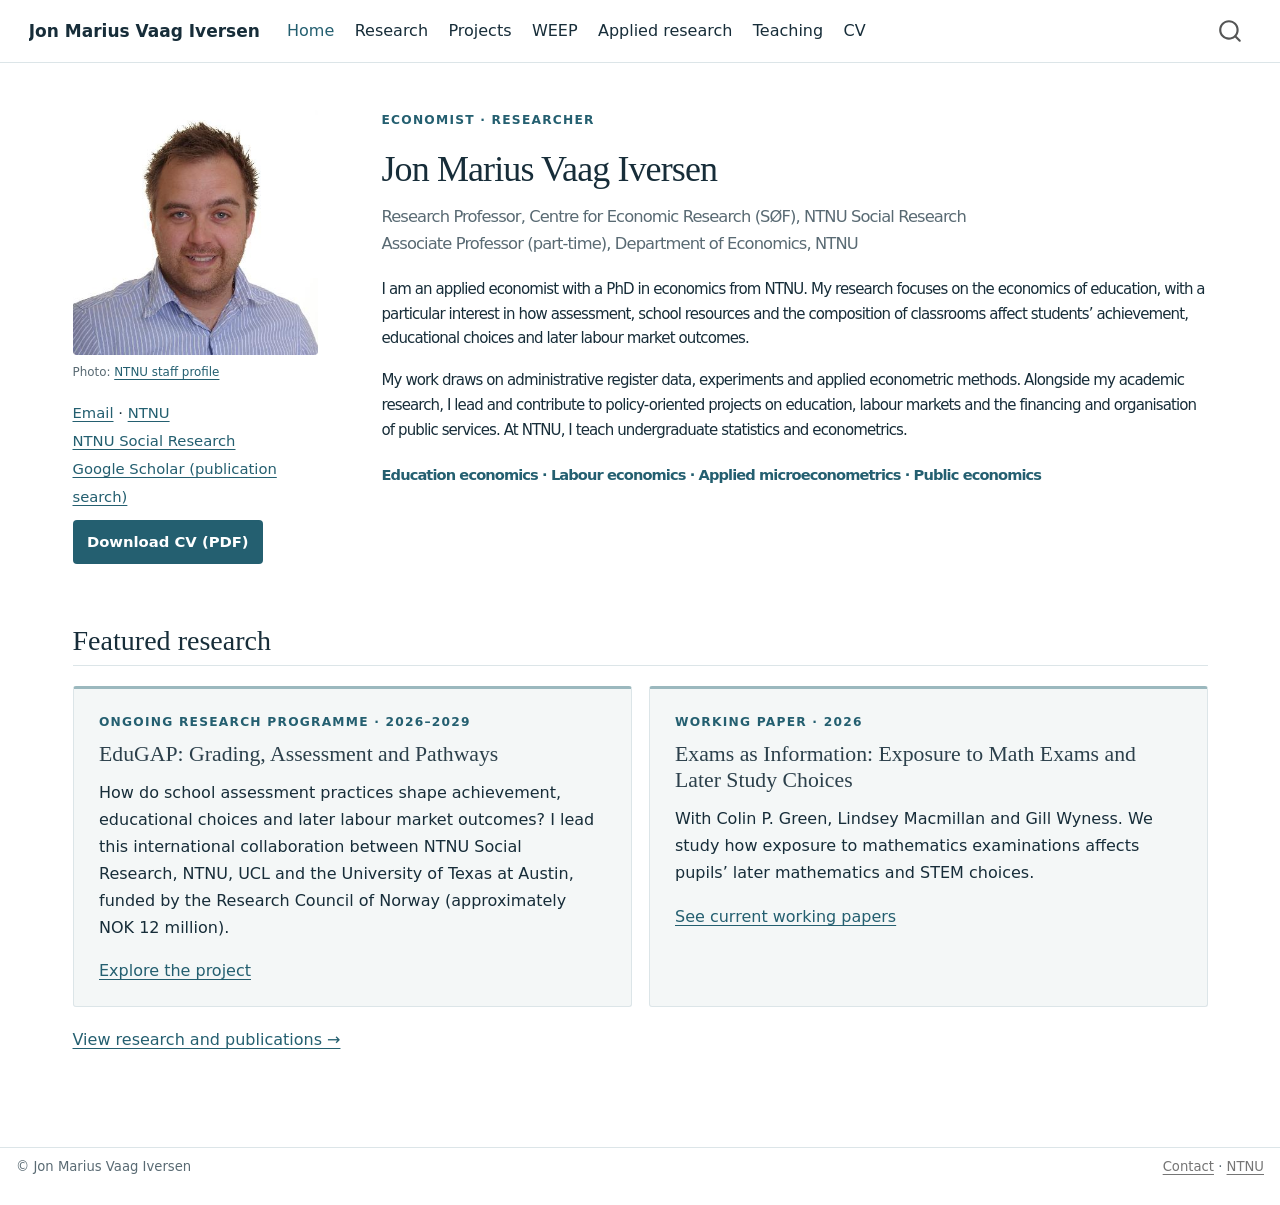
<file: index.html>
<!DOCTYPE html>
<html xmlns="http://www.w3.org/1999/xhtml" lang="en" xml:lang="en"><head>

<meta charset="utf-8">
<meta name="generator" content="quarto-1.11.9">

<meta name="viewport" content="width=device-width, initial-scale=1.0, user-scalable=yes">

<meta name="author" content="Jon Marius Vaag Iversen">
<meta name="description" content="Personal academic website of Jon Marius Vaag Iversen, economist at NTNU Social Research (SØF) and NTNU. Research, publications, projects, teaching and CV.">

<title>Jon Marius Vaag Iversen | Economics of Education – Jon Marius Vaag Iversen</title>
<style>
/* Default styles provided by pandoc.
** See https://pandoc.org/MANUAL.html#variables-for-html for config info.
*/
span.smallcaps{font-variant: small-caps;}
div.columns{display: flex; gap: 1.5em;}
div.column{flex: auto;}
@media screen {
div.columns{gap: min(4vw, 1.5em);}
div.column{overflow-x: auto;}
}
div.hanging-indent{margin-left: 1.5em; text-indent: -1.5em;}
ul.task-list{list-style: none;}
ul.task-list li input[type="checkbox"] {
  width: 0.8em;
  margin: 0 0.8em 0.2em -1em; /* quarto-specific, see https://github.com/quarto-dev/quarto-cli/issues/4556 */ 
  vertical-align: middle;
}
</style>


<script src="site_libs/quarto-nav/quarto-nav.js"></script>
<script src="site_libs/quarto-nav/headroom.min.js"></script>
<script src="site_libs/clipboard/clipboard.min.js"></script>
<script src="site_libs/quarto-search/autocomplete.umd.js"></script>
<script src="site_libs/quarto-search/fuse.min.js"></script>
<script src="site_libs/quarto-search/quarto-search.js"></script>
<meta name="quarto:offset" content="./">
<script src="site_libs/quarto-html/quarto.js" type="module"></script>
<script src="site_libs/quarto-html/tabsets/tabsets.js" type="module"></script>
<script src="site_libs/quarto-html/scrollable-regions/scrollable-regions.js" type="module"></script>
<script src="site_libs/quarto-html/popper.min.js"></script>
<script src="site_libs/quarto-html/tippy.umd.min.js"></script>
<script src="site_libs/quarto-html/anchor.min.js"></script>
<link href="site_libs/quarto-html/tippy.css" rel="stylesheet">
<link href="site_libs/quarto-html/quarto-syntax-highlighting-63b5708e65d6cd79cd7618c58d0c21e7.css" rel="stylesheet" id="quarto-text-highlighting-styles">
<script src="site_libs/bootstrap/bootstrap.min.js"></script>
<link href="site_libs/bootstrap/bootstrap-icons.css" rel="stylesheet">
<link href="site_libs/bootstrap/bootstrap-7e6692596b77f3f1d0561110cc8ee58a.min.css" rel="stylesheet" append-hash="true" id="quarto-bootstrap" data-mode="light">
<script id="quarto-search-options" type="application/json">{
  "location": "navbar",
  "copy-button": false,
  "collapse-after": 3,
  "panel-placement": "end",
  "type": "overlay",
  "limit": 50,
  "keyboard-shortcut": [
    "f",
    "/",
    "s"
  ],
  "show-item-context": false,
  "language": {
    "search-no-results-text": "No results",
    "search-matching-documents-text": "matching documents",
    "search-copy-link-title": "Copy link to search",
    "search-hide-matches-text": "Hide additional matches",
    "search-more-match-text": "more match in this document",
    "search-more-matches-text": "more matches in this document",
    "search-clear-button-title": "Clear",
    "search-text-placeholder": "",
    "search-detached-cancel-button-title": "Cancel",
    "search-submit-button-title": "Submit",
    "search-label": "Search"
  }
}</script>
<script type="application/ld+json">
{
  "@context": "https://schema.org",
  "@type": "ProfilePage",
  "@id": "https://jonmariusvaagiversen.no/#profile",
  "url": "https://jonmariusvaagiversen.no/",
  "mainEntity": {
    "@type": "Person",
    "@id": "https://jonmariusvaagiversen.no/#person",
    "name": "Jon Marius Vaag Iversen",
    "url": "https://jonmariusvaagiversen.no/",
    "image": "https://jonmariusvaagiversen.no/assets/portrait.jpg",
    "description": "Applied economist researching education, assessment, school resources and labour market outcomes.",
    "jobTitle": ["Research Professor", "Associate Professor (part-time)"],
    "worksFor": [
      {
        "@type": "Organization",
        "name": "NTNU Social Research",
        "url": "https://samforsk.no/"
      },
      {
        "@type": "CollegeOrUniversity",
        "name": "Norwegian University of Science and Technology (NTNU)",
        "url": "https://www.ntnu.edu/"
      }
    ],
    "knowsAbout": [
      "Economics of education",
      "Grading and assessment",
      "Labour economics",
      "Applied econometrics",
      "Public economics"
    ],
    "sameAs": [
      "https://www.ntnu.edu/employees/jon.iversen",
      "https://samforsk.no/en/employees/jon-marius-vaag-iversen"
    ]
  }
}
</script>


<link rel="stylesheet" href="styles.css">
<meta property="og:title" content="Jon Marius Vaag Iversen | Economics of Education">
<meta property="og:description" content="Personal academic website of Jon Marius Vaag Iversen, economist at NTNU Social Research (SØF) and NTNU. Research, publications, projects, teaching and CV.">
<meta property="og:image" content="https://jonmariusvaagiversen.no/assets/portrait.jpg">
<meta property="og:site_name" content="Jon Marius Vaag Iversen">
<meta property="og:image:alt" content="Jon Marius Vaag Iversen">
<meta property="og:image:height" content="397">
<meta property="og:image:width" content="397">
<meta name="twitter:title" content="Jon Marius Vaag Iversen | Economics of Education">
<meta name="twitter:description" content="Personal academic website of Jon Marius Vaag Iversen, economist at NTNU Social Research (SØF) and NTNU. Research, publications, projects, teaching and CV.">
<meta name="twitter:image" content="https://jonmariusvaagiversen.no/assets/portrait.jpg">
<meta name="twitter:image:alt" content="Jon Marius Vaag Iversen">
<meta name="twitter:card" content="summary_large_image">
</head>

<body class="nav-fixed quarto-light"><a id="quarto-skip-link" class="visually-hidden-focusable" href="#quarto-document-content">Skip to main content</a>

<div id="quarto-search-results"></div>
  <header id="quarto-header" class="headroom fixed-top">
    <nav class="navbar navbar-expand-lg " data-bs-theme="dark" aria-label="Site">
      <div class="navbar-container container-fluid">
      <div class="navbar-brand-container mx-auto">
    <a class="navbar-brand" href="./index.html">
    <span class="navbar-title">Jon Marius Vaag Iversen</span>
    </a>
  </div>
          <button class="navbar-toggler" type="button" data-bs-toggle="collapse" data-bs-target="#navbarCollapse" aria-controls="navbarCollapse" aria-expanded="false" aria-label="Toggle navigation" onclick="if (window.quartoToggleHeadroom) { window.quartoToggleHeadroom(); }">
  <span class="navbar-toggler-icon"></span>
</button>
          <div class="collapse navbar-collapse" id="navbarCollapse">
            <ul class="navbar-nav navbar-nav-scroll me-auto">
  <li class="nav-item">
    <a class="nav-link active" href="./index.html" aria-current="page"> 
<span class="menu-text">Home</span></a>
  </li>  
  <li class="nav-item">
    <a class="nav-link" href="./research.html"> 
<span class="menu-text">Research</span></a>
  </li>  
  <li class="nav-item">
    <a class="nav-link" href="./projects.html"> 
<span class="menu-text">Projects</span></a>
  </li>  
  <li class="nav-item">
    <a class="nav-link" href="./weep.html"> 
<span class="menu-text">WEEP</span></a>
  </li>  
  <li class="nav-item">
    <a class="nav-link" href="./applied-research.html"> 
<span class="menu-text">Applied research</span></a>
  </li>  
  <li class="nav-item">
    <a class="nav-link" href="./teaching.html"> 
<span class="menu-text">Teaching</span></a>
  </li>  
  <li class="nav-item">
    <a class="nav-link" href="./cv.html"> 
<span class="menu-text">CV</span></a>
  </li>  
</ul>
          </div> <!-- /navcollapse -->
            <div class="quarto-navbar-tools">
</div>
            <div id="quarto-search" class="" title="Search"></div>
      </div> <!-- /container-fluid -->
    </nav>
</header>
<!-- content -->
<div id="quarto-content" class="quarto-container page-columns page-rows-contents page-layout-full page-navbar">
<!-- sidebar -->
<!-- margin-sidebar -->
    
<!-- main -->
<main class="content column-page" id="quarto-document-content" tabindex="-1">

<header id="title-block-header" class="quarto-title-block default">
<div class="quarto-title">
<h1 class="title">Home</h1>
</div>

<div>
  <div class="description">
    Personal academic website of Jon Marius Vaag Iversen, economist at NTNU Social Research (SØF) and NTNU. Research, publications, projects, teaching and CV.
  </div>
</div>


<div class="quarto-title-meta column-page">

    
  
    
  </div>
  


</header>


<div class="profile-grid">
<div class="portrait-column">
<p><img src="assets/portrait.jpg" class="profile-photo img-fluid" alt="Jon Marius Vaag Iversen"></p>
<div class="photo-credit">
<p>Photo: <a href="https://www.ntnu.no/ansatte/jon.iversen">NTNU staff profile</a></p>
</div>
<div class="profile-links">
<p><a href="mailto:jon.iversen@ntnu.no">Email</a> · <a href="https://www.ntnu.edu/employees/jon.iversen">NTNU</a><br>
<a href="https://samforsk.no/en/employees/jon-marius-vaag-iversen">NTNU Social Research</a><br>
<a href="https://scholar.google.com/scholar?q=author%3A%22Jon+Marius+Vaag+Iversen%22">Google Scholar (publication search)</a><br>
<a href="assets/cv.pdf" class="cv-download">Download CV (PDF)</a></p>
</div>
</div>
<div class="intro-column">
<div class="eyebrow">
<p>Economist · Researcher</p>
</div>
<section id="jon-marius-vaag-iversen" class="level1 hero-title">
<h1 class="hero-title">Jon Marius Vaag Iversen</h1>
<div class="affiliation">
<p>Research Professor, Centre for Economic Research (SØF), NTNU Social Research<br>
Associate Professor (part-time), Department of Economics, NTNU</p>
</div>
<div class="biography">
<p>I am an applied economist with a PhD in economics from NTNU. My research focuses on the economics of education, with a particular interest in how assessment, school resources and the composition of classrooms affect students’ achievement, educational choices and later labour market outcomes.</p>
<p>My work draws on administrative register data, experiments and applied econometric methods. Alongside my academic research, I lead and contribute to policy-oriented projects on education, labour markets and the financing and organisation of public services. At NTNU, I teach undergraduate statistics and econometrics.</p>
</div>
<div class="interest-tags">
<p>Education economics · Labour economics · Applied microeconometrics · Public economics</p>
</div>
</section>
</div>
</div>
<section id="featured-research" class="level2">
<h2 class="anchored" data-anchor-id="featured-research">Featured research</h2>
<div class="feature-grid">
<div class="feature-card">
<div class="eyebrow">
<p>Ongoing research programme · 2026–2029</p>
</div>
<section id="edugap-grading-assessment-and-pathways" class="level3">
<h3 class="anchored" data-anchor-id="edugap-grading-assessment-and-pathways">EduGAP: Grading, Assessment and Pathways</h3>
<p>How do school assessment practices shape achievement, educational choices and later labour market outcomes? I lead this international collaboration between NTNU Social Research, NTNU, UCL and the University of Texas at Austin, funded by the Research Council of Norway (approximately NOK 12 million).</p>
<p><a href="./projects.html">Explore the project</a></p>
</section>
</div>
<div class="feature-card">
<div class="eyebrow">
<p>Working paper · 2026</p>
</div>
<section id="exams-as-information-exposure-to-math-exams-and-later-study-choices" class="level3">
<h3 class="anchored" data-anchor-id="exams-as-information-exposure-to-math-exams-and-later-study-choices">Exams as Information: Exposure to Math Exams and Later Study Choices</h3>
<p>With Colin P. Green, Lindsey Macmillan and Gill Wyness. We study how exposure to mathematics examinations affects pupils’ later mathematics and STEM choices.</p>
<p><a href="./research.html#current-working-papers">See current working papers</a></p>
</section>
</div>
</div>
<p><a href="./research.html">View research and publications →</a></p>


</section>

</main> <!-- /main -->
<script id="quarto-html-after-body" type="application/javascript">
  window.document.addEventListener("DOMContentLoaded", function (event) {
    const icon = "";
    const anchorJS = new window.AnchorJS();
    anchorJS.options = {
      placement: 'right',
      icon: icon
    };
    anchorJS.add('.anchored');
    const isCodeAnnotation = (el) => {
      for (const clz of el.classList) {
        if (clz.startsWith('code-annotation-')) {                     
          return true;
        }
      }
      return false;
    }
    const onCopySuccess = function(e) {
      // button target
      const button = e.trigger;
      // don't keep focus
      button.blur();
      // flash "checked"
      button.classList.add('code-copy-button-checked');
      var currentTitle = button.getAttribute("title");
      button.setAttribute("title", "Copied!");
      let tooltip;
      if (window.bootstrap) {
        button.setAttribute("data-bs-toggle", "tooltip");
        button.setAttribute("data-bs-placement", "left");
        button.setAttribute("data-bs-title", "Copied!");
        tooltip = new bootstrap.Tooltip(button, 
          { trigger: "manual", 
            customClass: "code-copy-button-tooltip",
            offset: [0, -8]});
        tooltip.show();    
      }
      setTimeout(function() {
        if (tooltip) {
          tooltip.hide();
          button.removeAttribute("data-bs-title");
          button.removeAttribute("data-bs-toggle");
          button.removeAttribute("data-bs-placement");
        }
        button.setAttribute("title", currentTitle);
        button.classList.remove('code-copy-button-checked');
      }, 1000);
      // clear code selection
      e.clearSelection();
    }
    const getTextToCopy = function(trigger) {
      const outerScaffold = trigger.parentElement.cloneNode(true);
      const codeEl = outerScaffold.querySelector('code');
      for (const childEl of codeEl.children) {
        if (isCodeAnnotation(childEl)) {
          childEl.remove();
        }
      }
      return codeEl.innerText;
    }
    const clipboard = new window.ClipboardJS('.code-copy-button:not([data-in-quarto-modal])', {
      text: getTextToCopy
    });
    clipboard.on('success', onCopySuccess);
    if (window.document.getElementById('quarto-embedded-source-code-modal')) {
      const clipboardModal = new window.ClipboardJS('.code-copy-button[data-in-quarto-modal]', {
        text: getTextToCopy,
        container: window.document.getElementById('quarto-embedded-source-code-modal')
      });
      clipboardModal.on('success', onCopySuccess);
    }
      var localhostRegex = new RegExp(/^(?:http|https):\/\/localhost\:?[0-9]*\//);
      var mailtoRegex = new RegExp(/^mailto:/);
        var filterRegex = new RegExp("https:\/\/jonmariusvaagiversen\.no");
      const newWindowLabel = "(opens in a new tab)";
      const newWindowNoteId = "quarto-ext-newwindow-label";
      // Links reference one hidden label through aria-describedby, so the
      // announcement never changes their accessible name.
      var describeNewWindow = (link) => {
        if (!window.document.getElementById(newWindowNoteId)) {
          var newWindowNote = window.document.createElement("span");
          newWindowNote.id = newWindowNoteId;
          newWindowNote.hidden = true;
          newWindowNote.textContent = newWindowLabel;
          window.document.body.appendChild(newWindowNote);
        }
        var describedBy = (link.getAttribute("aria-describedby") || "").split(/\s+/).filter(Boolean);
        if (!describedBy.includes(newWindowNoteId)) {
          describedBy.push(newWindowNoteId);
          link.setAttribute("aria-describedby", describedBy.join(" "));
        }
      }
      var isInternal = (href) => {
          return filterRegex.test(href) || localhostRegex.test(href) || mailtoRegex.test(href);
      }
      // Inspect non-navigation links and adorn them if external
      window.quartoDecorateExternalLinks = function (root) {
     var links = (root || window.document).querySelectorAll('a[href]:not(.nav-link):not(.navbar-brand):not(.toc-action):not(.sidebar-link):not(.sidebar-item-toggle):not(.pagination-link):not(.no-external):not([aria-hidden]):not(.dropdown-item):not(.quarto-navigation-tool):not(.about-link)');
      for (var i=0; i<links.length; i++) {
        const link = links[i];
        if (!isInternal(link.href)) {
          // undo the damage that might have been done by quarto-nav.js in the case of
          // links that we want to consider external
          if (link.dataset.originalHref !== undefined) {
            link.href = link.dataset.originalHref;
          }
            // target, if specified
            link.setAttribute("target", "_blank");
            if (link.getAttribute("rel") === null) {
              link.setAttribute("rel", "noopener");
            }
            describeNewWindow(link);
          if (!link.classList.contains('no-external-icon')) {
          }
        }
      }
      };
      window.quartoDecorateExternalLinks(window.document);
    // Esc closes the popup (WCAG 1.4.13) and focus leaving both trigger and
    // popup closes it (WCAG 2.4.11); tippy handles neither for interactive popups.
    const hideOnEscAndFocusOut = {
      name: 'hideOnEscAndFocusOut',
      defaultValue: true,
      fn(instance) {
        const dismiss = () => {
          // A show scheduled by the trigger delay would otherwise reopen it
          instance.clearDelayTimeouts();
          instance.hide();
        };
        const onKeyDown = (event) => {
          if (event.key !== 'Escape') {
            return;
          }
          // Keep Esc from also reaching page handlers (e.g. reveal.js overview),
          // except an open reveal.js slide menu, which Esc should close too.
          // The menu handles keys only when its keyboard option is on.
          const menuHandlesEsc = window.Reveal?.getPlugin?.('menu')?.isOpen() &&
            window.Reveal.getConfig().menu?.keyboard !== false;
          if (!menuHandlesEsc) {
            event.stopPropagation();
          }
          if (instance.popper.contains(window.document.activeElement)) {
            // Disabled while refocusing so the focus trigger does not reopen it
            instance.disable();
            instance.reference.focus();
            instance.enable();
          }
          dismiss();
        };
        const onFocusOut = (event) => {
          const target = event.relatedTarget;
          if (target && !instance.reference.contains(target) &&
              !instance.popper.contains(target)) {
            dismiss();
          }
        };
        // On the trigger too: a click trigger (code-annotations: select) has no
        // blur handling. Attached for the instance's lifetime so leaving the
        // trigger also cancels a show still pending on the trigger delay.
        instance.reference.addEventListener('focusout', onFocusOut);
        return {
          onShow() {
            window.document.addEventListener('keydown', onKeyDown, true);
            instance.popper.addEventListener('focusout', onFocusOut);
          },
          onHide() {
            window.document.removeEventListener('keydown', onKeyDown, true);
            instance.popper.removeEventListener('focusout', onFocusOut);
          },
          onDestroy() {
            instance.reference.removeEventListener('focusout', onFocusOut);
          },
        };
      },
    };
    function tippyHover(el, contentFn, onTriggerFn, onUntriggerFn) {
      const config = {
        allowHTML: true,
        maxWidth: 500,
        delay: 100,
        arrow: false,
        appendTo: function(el) {
            return el.parentElement;
        },
        interactive: true,
        interactiveBorder: 10,
        theme: 'quarto',
        placement: 'bottom-start',
        plugins: [hideOnEscAndFocusOut],
      };
      if (contentFn) {
        config.content = contentFn;
      }
      if (onTriggerFn) {
        config.onTrigger = onTriggerFn;
      }
      if (onUntriggerFn) {
        config.onUntrigger = onUntriggerFn;
      }
      window.tippy(el, config); 
    }
    const noterefs = window.document.querySelectorAll('a[role="doc-noteref"]');
    for (var i=0; i<noterefs.length; i++) {
      const ref = noterefs[i];
      tippyHover(ref, function() {
        // use id or data attribute instead here
        let href = ref.getAttribute('data-footnote-href') || ref.getAttribute('href');
        try { href = new URL(href).hash; } catch {}
        const id = href.replace(/^#\/?/, "");
        const note = window.document.getElementById(id);
        if (note) {
          return note.innerHTML;
        } else {
          return "";
        }
      });
    }
    const xrefs = window.document.querySelectorAll('a.quarto-xref');
    const processXRef = (id, note) => {
      // Strip column container classes
      const stripColumnClz = (el) => {
        el.classList.remove("page-full", "page-columns");
        if (el.children) {
          for (const child of el.children) {
            stripColumnClz(child);
          }
        }
      }
      stripColumnClz(note)
      if (id === null || id.startsWith('sec-')) {
        // Special case sections, only their first couple elements
        const container = document.createElement("div");
        if (note.children && note.children.length > 2) {
          container.appendChild(note.children[0].cloneNode(true));
          for (let i = 1; i < note.children.length; i++) {
            const child = note.children[i];
            if (child.tagName === "P" && child.innerText === "") {
              continue;
            } else {
              container.appendChild(child.cloneNode(true));
              break;
            }
          }
          if (window.Quarto?.typesetMath) {
            window.Quarto.typesetMath(container);
          }
          return container.innerHTML
        } else {
          if (window.Quarto?.typesetMath) {
            window.Quarto.typesetMath(note);
          }
          return note.innerHTML;
        }
      } else {
        // Remove any anchor links if they are present
        const anchorLink = note.querySelector('a.anchorjs-link');
        if (anchorLink) {
          anchorLink.remove();
        }
        if (window.Quarto?.typesetMath) {
          window.Quarto.typesetMath(note);
        }
        if (note.classList.contains("callout")) {
          return note.outerHTML;
        } else {
          return note.innerHTML;
        }
      }
    }
    for (var i=0; i<xrefs.length; i++) {
      const xref = xrefs[i];
      tippyHover(xref, undefined, function(instance) {
        instance.disable();
        let url = xref.getAttribute('href');
        let hash = undefined; 
        if (url.startsWith('#')) {
          hash = url;
        } else {
          try { hash = new URL(url).hash; } catch {}
        }
        if (hash) {
          const id = hash.replace(/^#\/?/, "");
          const note = window.document.getElementById(id);
          if (note !== null) {
            try {
              const html = processXRef(id, note.cloneNode(true));
              instance.setContent(html);
            } finally {
              instance.enable();
              instance.show();
            }
          } else {
            // See if we can fetch this
            fetch(url.split('#')[0])
            .then(res => res.text())
            .then(html => {
              const parser = new DOMParser();
              const htmlDoc = parser.parseFromString(html, "text/html");
              const note = htmlDoc.getElementById(id);
              if (note !== null) {
                const html = processXRef(id, note);
                instance.setContent(html);
              } 
            }).finally(() => {
              instance.enable();
              instance.show();
            });
          }
        } else {
          // See if we can fetch a full url (with no hash to target)
          // This is a special case and we should probably do some content thinning / targeting
          fetch(url)
          .then(res => res.text())
          .then(html => {
            const parser = new DOMParser();
            const htmlDoc = parser.parseFromString(html, "text/html");
            const note = htmlDoc.querySelector('main.content');
            if (note !== null) {
              // This should only happen for chapter cross references
              // (since there is no id in the URL)
              // remove the first header
              if (note.children.length > 0 && note.children[0].tagName === "HEADER") {
                note.children[0].remove();
              }
              const html = processXRef(null, note);
              instance.setContent(html);
            } 
          }).finally(() => {
            instance.enable();
            instance.show();
          });
        }
      }, function(instance) {
      });
    }
        let selectedAnnoteEl;
        const selectorForAnnotation = ( cell, annotation) => {
          let cellAttr = 'data-code-cell="' + cell + '"';
          let lineAttr = 'data-code-annotation="' +  annotation + '"';
          const selector = 'span[' + cellAttr + '][' + lineAttr + ']';
          return selector;
        }
        const selectCodeLines = (annoteEl) => {
          const doc = window.document;
          const targetCell = annoteEl.getAttribute("data-target-cell");
          const targetAnnotation = annoteEl.getAttribute("data-target-annotation");
          const annoteSpan = window.document.querySelector(selectorForAnnotation(targetCell, targetAnnotation));
          const lines = annoteSpan.getAttribute("data-code-lines").split(",");
          const lineIds = lines.map((line) => {
            return targetCell + "-" + line;
          })
          // Each band is positioned against its own containing block, which is
          // not the offsetParent of the lines, so place it from client rects.
          const placeBand = (band, firstEl, lastEl, codeBlock) => {
            const container = band.offsetParent;
            if (container === null) {
              return;
            }
            const containerRect = container.getBoundingClientRect();
            // Reveal.js scales slides with a transform, so convert client
            // pixels back to the CSS pixels of the container.
            const scale = containerRect.height / container.offsetHeight || 1;
            const firstRect = firstEl.getBoundingClientRect();
            const lastRect = lastEl.getBoundingClientRect();
            const top = (firstRect.top - containerRect.top) / scale - container.clientTop + container.scrollTop;
            const height = (lastRect.bottom - firstRect.top) / scale;
            band.style.top = top - 2 + "px";
            band.style.height = height + 4 + "px";
            if (codeBlock) {
              // Without the copy button wrapper, the containing block is wider
              // than the code block, so span the code block explicitly.
              const blockRect = codeBlock.getBoundingClientRect();
              band.style.left = (blockRect.left - containerRect.left) / scale - container.clientLeft + container.scrollLeft + "px";
              band.style.width = blockRect.width / scale + "px";
            }
          };
          if (lineIds.length > 0) {
            const el = window.document.getElementById(lineIds[0]);
            const lastEl = window.document.getElementById(lineIds[lineIds.length - 1]);
            const parent = el.parentElement.parentElement;
            // cook up a div (if necessary) and position it
            let div = window.document.getElementById("code-annotation-line-highlight");
            if (div === null) {
              div = window.document.createElement("div");
              div.setAttribute("id", "code-annotation-line-highlight");
              div.style.position = 'absolute';
              parent.appendChild(div);
            }
            placeBand(div, el, lastEl, parent.closest("div.sourceCode") || parent);
            let gutterDiv = window.document.getElementById("code-annotation-line-highlight-gutter");
            if (gutterDiv === null) {
              gutterDiv = window.document.createElement("div");
              gutterDiv.setAttribute("id", "code-annotation-line-highlight-gutter");
              gutterDiv.style.position = 'absolute';
              const codeCell = window.document.getElementById(targetCell);
              const gutter = codeCell.querySelector('.code-annotation-gutter');
              gutter.appendChild(gutterDiv);
            }
            placeBand(gutterDiv, el, lastEl);
            selectedAnnoteEl = annoteEl;
          }
        };
        const unselectCodeLines = () => {
          const elementsIds = ["code-annotation-line-highlight", "code-annotation-line-highlight-gutter"];
          elementsIds.forEach((elId) => {
            const div = window.document.getElementById(elId);
            if (div) {
              div.remove();
            }
          });
          selectedAnnoteEl = undefined;
        };
          // Handle positioning of the toggle
      window.addEventListener(
        "resize",
        throttle(() => {
          elRect = undefined;
          if (selectedAnnoteEl) {
            selectCodeLines(selectedAnnoteEl);
          }
        }, 10)
      );
      function throttle(fn, ms) {
      let throttle = false;
      let timer;
        return (...args) => {
          if(!throttle) { // first call gets through
              fn.apply(this, args);
              throttle = true;
          } else { // all the others get throttled
              if(timer) clearTimeout(timer); // cancel #2
              timer = setTimeout(() => {
                fn.apply(this, args);
                timer = throttle = false;
              }, ms);
          }
        };
      }
        // Attach click handler to the DT
        const annoteDls = window.document.querySelectorAll('dt[data-target-cell]');
        for (const annoteDlNode of annoteDls) {
          annoteDlNode.addEventListener('click', (event) => {
            const clickedEl = event.target;
            if (clickedEl !== selectedAnnoteEl) {
              unselectCodeLines();
              const activeEl = window.document.querySelector('dt[data-target-cell].code-annotation-active');
              if (activeEl) {
                activeEl.classList.remove('code-annotation-active');
              }
              selectCodeLines(clickedEl);
              clickedEl.classList.add('code-annotation-active');
            } else {
              // Unselect the line
              unselectCodeLines();
              clickedEl.classList.remove('code-annotation-active');
            }
          });
        }
    const findCites = (el) => {
      const parentEl = el.parentElement;
      if (parentEl) {
        const cites = parentEl.dataset.cites;
        if (cites) {
          return {
            el,
            cites: cites.split(' ')
          };
        } else {
          return findCites(el.parentElement)
        }
      } else {
        return undefined;
      }
    };
    var bibliorefs = window.document.querySelectorAll('a[role="doc-biblioref"]');
    for (var i=0; i<bibliorefs.length; i++) {
      const ref = bibliorefs[i];
      const citeInfo = findCites(ref);
      if (citeInfo) {
        tippyHover(citeInfo.el, function() {
          var popup = window.document.createElement('div');
          citeInfo.cites.forEach(function(cite) {
            var citeDiv = window.document.createElement('div');
            citeDiv.classList.add('hanging-indent');
            citeDiv.classList.add('csl-entry');
            var biblioDiv = window.document.getElementById('ref-' + cite);
            if (biblioDiv) {
              citeDiv.innerHTML = biblioDiv.innerHTML;
            }
            popup.appendChild(citeDiv);
          });
          return popup.innerHTML;
        });
      }
    }
  });
  </script>
  <script type="application/javascript">
  window.quartoScrollableRegionsLabels = {"code":"Scrollable code","output":"Scrollable output"};
  </script>
</div> <!-- /content -->
<footer class="footer">
  <div class="nav-footer">
    <div class="nav-footer-left">
<p>© Jon Marius Vaag Iversen</p>
</div>   
    <div class="nav-footer-center">
      &nbsp;
    </div>
    <div class="nav-footer-right">
<p><a href="mailto:jon.iversen@ntnu.no">Contact</a> · <a href="https://www.ntnu.edu/employees/jon.iversen">NTNU</a></p>
</div>
  </div>
</footer>




</body></html>
</file>
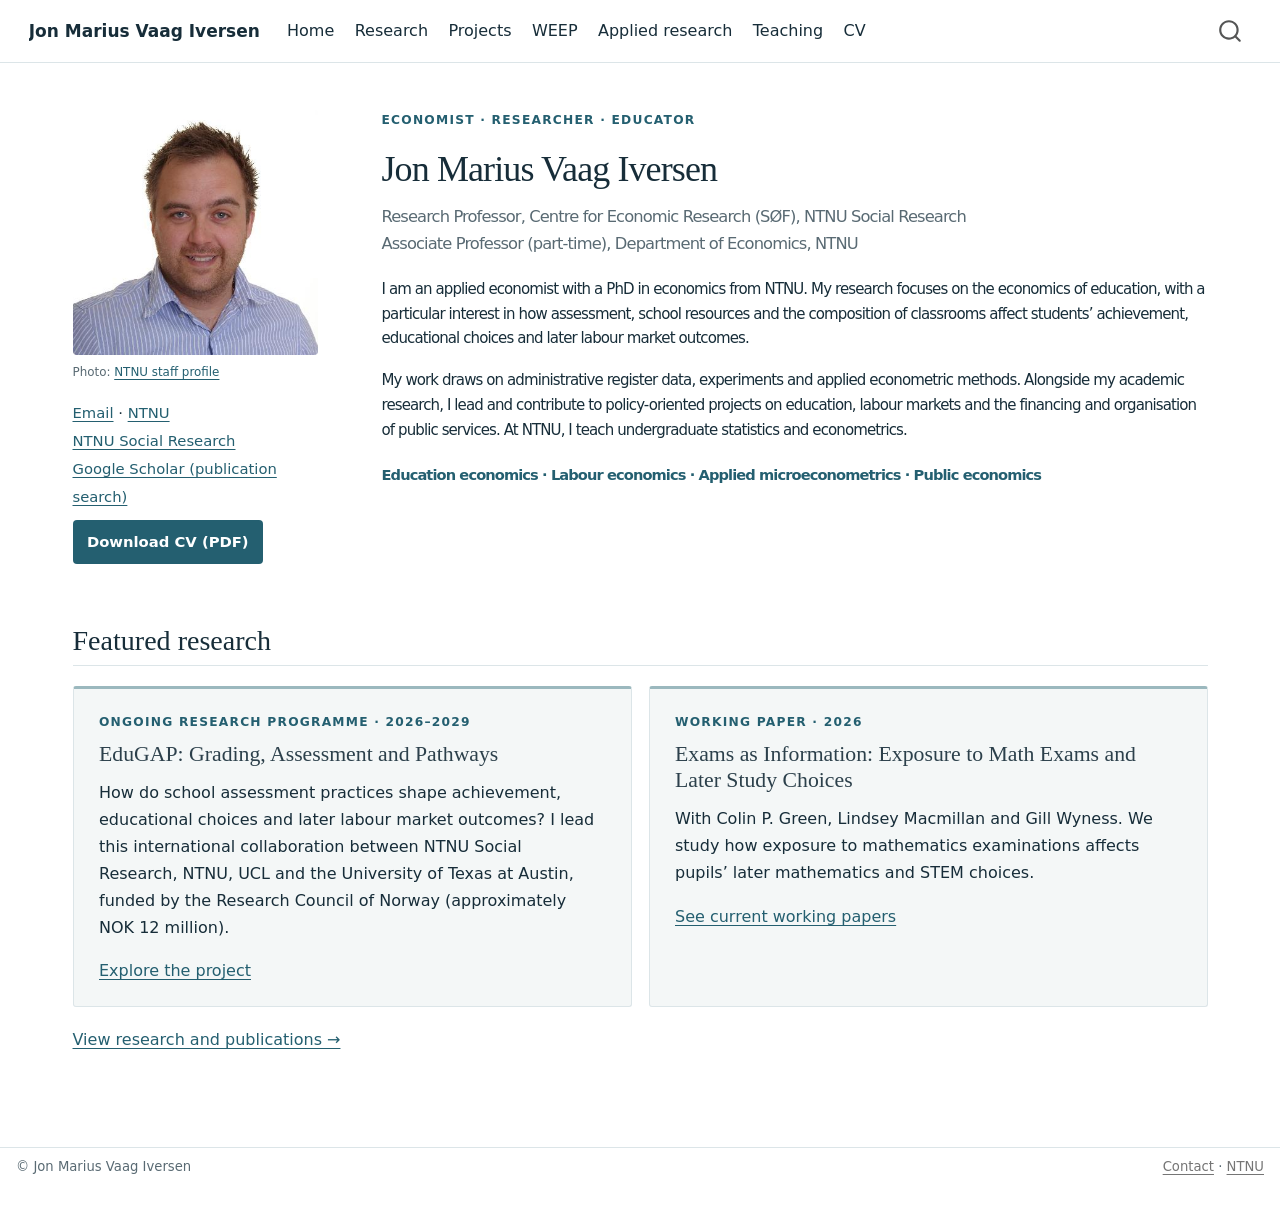
<file: quarto-academic-site/index.html>
<!DOCTYPE html>
<html xmlns="http://www.w3.org/1999/xhtml" lang="en" xml:lang="en"><head>

<meta charset="utf-8">
<meta name="generator" content="quarto-1.11.9">

<meta name="viewport" content="width=device-width, initial-scale=1.0, user-scalable=yes">


<title>Home – Jon Marius Vaag Iversen</title>
<style>
/* Default styles provided by pandoc.
** See https://pandoc.org/MANUAL.html#variables-for-html for config info.
*/
span.smallcaps{font-variant: small-caps;}
div.columns{display: flex; gap: 1.5em;}
div.column{flex: auto;}
@media screen {
div.columns{gap: min(4vw, 1.5em);}
div.column{overflow-x: auto;}
}
div.hanging-indent{margin-left: 1.5em; text-indent: -1.5em;}
ul.task-list{list-style: none;}
ul.task-list li input[type="checkbox"] {
  width: 0.8em;
  margin: 0 0.8em 0.2em -1em; /* quarto-specific, see https://github.com/quarto-dev/quarto-cli/issues/4556 */ 
  vertical-align: middle;
}
</style>


<script src="../site_libs/quarto-nav/quarto-nav.js"></script>
<script src="../site_libs/quarto-nav/headroom.min.js"></script>
<script src="../site_libs/clipboard/clipboard.min.js"></script>
<script src="../site_libs/quarto-search/autocomplete.umd.js"></script>
<script src="../site_libs/quarto-search/fuse.min.js"></script>
<script src="../site_libs/quarto-search/quarto-search.js"></script>
<meta name="quarto:offset" content="../">
<script src="../site_libs/quarto-html/quarto.js" type="module"></script>
<script src="../site_libs/quarto-html/tabsets/tabsets.js" type="module"></script>
<script src="../site_libs/quarto-html/scrollable-regions/scrollable-regions.js" type="module"></script>
<script src="../site_libs/quarto-html/popper.min.js"></script>
<script src="../site_libs/quarto-html/tippy.umd.min.js"></script>
<script src="../site_libs/quarto-html/anchor.min.js"></script>
<link href="../site_libs/quarto-html/tippy.css" rel="stylesheet">
<link href="../site_libs/quarto-html/quarto-syntax-highlighting-63b5708e65d6cd79cd7618c58d0c21e7.css" rel="stylesheet" id="quarto-text-highlighting-styles">
<script src="../site_libs/bootstrap/bootstrap.min.js"></script>
<link href="../site_libs/bootstrap/bootstrap-icons.css" rel="stylesheet">
<link href="../site_libs/bootstrap/bootstrap-7e6692596b77f3f1d0561110cc8ee58a.min.css" rel="stylesheet" append-hash="true" id="quarto-bootstrap" data-mode="light">
<script id="quarto-search-options" type="application/json">{
  "location": "navbar",
  "copy-button": false,
  "collapse-after": 3,
  "panel-placement": "end",
  "type": "overlay",
  "limit": 50,
  "keyboard-shortcut": [
    "f",
    "/",
    "s"
  ],
  "show-item-context": false,
  "language": {
    "search-no-results-text": "No results",
    "search-matching-documents-text": "matching documents",
    "search-copy-link-title": "Copy link to search",
    "search-hide-matches-text": "Hide additional matches",
    "search-more-match-text": "more match in this document",
    "search-more-matches-text": "more matches in this document",
    "search-clear-button-title": "Clear",
    "search-text-placeholder": "",
    "search-detached-cancel-button-title": "Cancel",
    "search-submit-button-title": "Submit",
    "search-label": "Search"
  }
}</script>


<link rel="stylesheet" href="../styles.css">
</head>

<body class="nav-fixed quarto-light"><a id="quarto-skip-link" class="visually-hidden-focusable" href="#quarto-document-content">Skip to main content</a>

<div id="quarto-search-results"></div>
  <header id="quarto-header" class="headroom fixed-top">
    <nav class="navbar navbar-expand-lg " data-bs-theme="dark" aria-label="Site">
      <div class="navbar-container container-fluid">
      <div class="navbar-brand-container mx-auto">
    <a class="navbar-brand" href="../index.html">
    <span class="navbar-title">Jon Marius Vaag Iversen</span>
    </a>
  </div>
          <button class="navbar-toggler" type="button" data-bs-toggle="collapse" data-bs-target="#navbarCollapse" aria-controls="navbarCollapse" aria-expanded="false" aria-label="Toggle navigation" onclick="if (window.quartoToggleHeadroom) { window.quartoToggleHeadroom(); }">
  <span class="navbar-toggler-icon"></span>
</button>
          <div class="collapse navbar-collapse" id="navbarCollapse">
            <ul class="navbar-nav navbar-nav-scroll me-auto">
  <li class="nav-item">
    <a class="nav-link" href="../index.html"> 
<span class="menu-text">Home</span></a>
  </li>  
  <li class="nav-item">
    <a class="nav-link" href="../research.html"> 
<span class="menu-text">Research</span></a>
  </li>  
  <li class="nav-item">
    <a class="nav-link" href="../projects.html"> 
<span class="menu-text">Projects</span></a>
  </li>  
  <li class="nav-item">
    <a class="nav-link" href="../weep.html"> 
<span class="menu-text">WEEP</span></a>
  </li>  
  <li class="nav-item">
    <a class="nav-link" href="../applied-research.html"> 
<span class="menu-text">Applied research</span></a>
  </li>  
  <li class="nav-item">
    <a class="nav-link" href="../teaching.html"> 
<span class="menu-text">Teaching</span></a>
  </li>  
  <li class="nav-item">
    <a class="nav-link" href="../cv.html"> 
<span class="menu-text">CV</span></a>
  </li>  
</ul>
          </div> <!-- /navcollapse -->
            <div class="quarto-navbar-tools">
</div>
            <div id="quarto-search" class="" title="Search"></div>
      </div> <!-- /container-fluid -->
    </nav>
</header>
<!-- content -->
<div id="quarto-content" class="quarto-container page-columns page-rows-contents page-layout-full page-navbar">
<!-- sidebar -->
<!-- margin-sidebar -->
    
<!-- main -->
<main class="content column-page" id="quarto-document-content" tabindex="-1">

<header id="title-block-header" class="quarto-title-block default">
<div class="quarto-title">
<h1 class="title">Home</h1>
</div>



<div class="quarto-title-meta column-page">

    
  
    
  </div>
  


</header>


<div class="profile-grid">
<div class="portrait-column">
<p><img src="assets/portrait.jpg" class="profile-photo img-fluid" alt="Jon Marius Vaag Iversen"></p>
<div class="photo-credit">
<p>Photo: <a href="https://www.ntnu.no/ansatte/jon.iversen">NTNU staff profile</a></p>
</div>
<div class="profile-links">
<p><a href="mailto:jon.iversen@ntnu.no">Email</a> · <a href="https://www.ntnu.edu/employees/jon.iversen">NTNU</a><br>
<a href="https://samforsk.no/en/employees/jon-marius-vaag-iversen">NTNU Social Research</a><br>
<a href="https://scholar.google.com/scholar?q=author%3A%22Jon+Marius+Vaag+Iversen%22">Google Scholar (publication search)</a><br>
<a href="assets/cv.pdf" class="cv-download">Download CV (PDF)</a></p>
</div>
</div>
<div class="intro-column">
<div class="eyebrow">
<p>Economist · Researcher · Educator</p>
</div>
<section id="jon-marius-vaag-iversen" class="level1 hero-title">
<h1 class="hero-title">Jon Marius Vaag Iversen</h1>
<div class="affiliation">
<p>Research Professor, Centre for Economic Research (SØF), NTNU Social Research<br>
Associate Professor (part-time), Department of Economics, NTNU</p>
</div>
<div class="biography">
<p>I am an applied economist with a PhD in economics from NTNU. My research focuses on the economics of education, with a particular interest in how assessment, school resources and the composition of classrooms affect students’ achievement, educational choices and later labour market outcomes.</p>
<p>My work draws on administrative register data, experiments and applied econometric methods. Alongside my academic research, I lead and contribute to policy-oriented projects on education, labour markets and the financing and organisation of public services. At NTNU, I teach undergraduate statistics and econometrics.</p>
</div>
<div class="interest-tags">
<p>Education economics · Labour economics · Applied microeconometrics · Public economics</p>
</div>
</section>
</div>
</div>
<section id="featured-research" class="level2">
<h2 class="anchored" data-anchor-id="featured-research">Featured research</h2>
<div class="feature-grid">
<div class="feature-card">
<div class="eyebrow">
<p>Ongoing research programme · 2026–2029</p>
</div>
<section id="edugap-grading-assessment-and-pathways" class="level3">
<h3 class="anchored" data-anchor-id="edugap-grading-assessment-and-pathways">EduGAP: Grading, Assessment and Pathways</h3>
<p>How do school assessment practices shape achievement, educational choices and later labour market outcomes? I lead this international collaboration between NTNU Social Research, NTNU, UCL and the University of Texas at Austin, funded by the Research Council of Norway (approximately NOK 12 million).</p>
<p><a href="../quarto-academic-site/projects.html">Explore the project</a></p>
</section>
</div>
<div class="feature-card">
<div class="eyebrow">
<p>Working paper · 2026</p>
</div>
<section id="exams-as-information-exposure-to-math-exams-and-later-study-choices" class="level3">
<h3 class="anchored" data-anchor-id="exams-as-information-exposure-to-math-exams-and-later-study-choices">Exams as Information: Exposure to Math Exams and Later Study Choices</h3>
<p>With Colin P. Green, Lindsey Macmillan and Gill Wyness. We study how exposure to mathematics examinations affects pupils’ later mathematics and STEM choices.</p>
<p><a href="../quarto-academic-site/research.html#current-working-papers">See current working papers</a></p>
</section>
</div>
</div>
<p><a href="../quarto-academic-site/research.html">View research and publications →</a></p>


</section>

</main> <!-- /main -->
<script id="quarto-html-after-body" type="application/javascript">
  window.document.addEventListener("DOMContentLoaded", function (event) {
    const icon = "";
    const anchorJS = new window.AnchorJS();
    anchorJS.options = {
      placement: 'right',
      icon: icon
    };
    anchorJS.add('.anchored');
    const isCodeAnnotation = (el) => {
      for (const clz of el.classList) {
        if (clz.startsWith('code-annotation-')) {                     
          return true;
        }
      }
      return false;
    }
    const onCopySuccess = function(e) {
      // button target
      const button = e.trigger;
      // don't keep focus
      button.blur();
      // flash "checked"
      button.classList.add('code-copy-button-checked');
      var currentTitle = button.getAttribute("title");
      button.setAttribute("title", "Copied!");
      let tooltip;
      if (window.bootstrap) {
        button.setAttribute("data-bs-toggle", "tooltip");
        button.setAttribute("data-bs-placement", "left");
        button.setAttribute("data-bs-title", "Copied!");
        tooltip = new bootstrap.Tooltip(button, 
          { trigger: "manual", 
            customClass: "code-copy-button-tooltip",
            offset: [0, -8]});
        tooltip.show();    
      }
      setTimeout(function() {
        if (tooltip) {
          tooltip.hide();
          button.removeAttribute("data-bs-title");
          button.removeAttribute("data-bs-toggle");
          button.removeAttribute("data-bs-placement");
        }
        button.setAttribute("title", currentTitle);
        button.classList.remove('code-copy-button-checked');
      }, 1000);
      // clear code selection
      e.clearSelection();
    }
    const getTextToCopy = function(trigger) {
      const outerScaffold = trigger.parentElement.cloneNode(true);
      const codeEl = outerScaffold.querySelector('code');
      for (const childEl of codeEl.children) {
        if (isCodeAnnotation(childEl)) {
          childEl.remove();
        }
      }
      return codeEl.innerText;
    }
    const clipboard = new window.ClipboardJS('.code-copy-button:not([data-in-quarto-modal])', {
      text: getTextToCopy
    });
    clipboard.on('success', onCopySuccess);
    if (window.document.getElementById('quarto-embedded-source-code-modal')) {
      const clipboardModal = new window.ClipboardJS('.code-copy-button[data-in-quarto-modal]', {
        text: getTextToCopy,
        container: window.document.getElementById('quarto-embedded-source-code-modal')
      });
      clipboardModal.on('success', onCopySuccess);
    }
      var localhostRegex = new RegExp(/^(?:http|https):\/\/localhost\:?[0-9]*\//);
      var mailtoRegex = new RegExp(/^mailto:/);
        var filterRegex = new RegExp('/' + window.location.host + '/');
      const newWindowLabel = "(opens in a new tab)";
      const newWindowNoteId = "quarto-ext-newwindow-label";
      // Links reference one hidden label through aria-describedby, so the
      // announcement never changes their accessible name.
      var describeNewWindow = (link) => {
        if (!window.document.getElementById(newWindowNoteId)) {
          var newWindowNote = window.document.createElement("span");
          newWindowNote.id = newWindowNoteId;
          newWindowNote.hidden = true;
          newWindowNote.textContent = newWindowLabel;
          window.document.body.appendChild(newWindowNote);
        }
        var describedBy = (link.getAttribute("aria-describedby") || "").split(/\s+/).filter(Boolean);
        if (!describedBy.includes(newWindowNoteId)) {
          describedBy.push(newWindowNoteId);
          link.setAttribute("aria-describedby", describedBy.join(" "));
        }
      }
      var isInternal = (href) => {
          return filterRegex.test(href) || localhostRegex.test(href) || mailtoRegex.test(href);
      }
      // Inspect non-navigation links and adorn them if external
      window.quartoDecorateExternalLinks = function (root) {
     var links = (root || window.document).querySelectorAll('a[href]:not(.nav-link):not(.navbar-brand):not(.toc-action):not(.sidebar-link):not(.sidebar-item-toggle):not(.pagination-link):not(.no-external):not([aria-hidden]):not(.dropdown-item):not(.quarto-navigation-tool):not(.about-link)');
      for (var i=0; i<links.length; i++) {
        const link = links[i];
        if (!isInternal(link.href)) {
          // undo the damage that might have been done by quarto-nav.js in the case of
          // links that we want to consider external
          if (link.dataset.originalHref !== undefined) {
            link.href = link.dataset.originalHref;
          }
            // target, if specified
            link.setAttribute("target", "_blank");
            if (link.getAttribute("rel") === null) {
              link.setAttribute("rel", "noopener");
            }
            describeNewWindow(link);
          if (!link.classList.contains('no-external-icon')) {
          }
        }
      }
      };
      window.quartoDecorateExternalLinks(window.document);
    // Esc closes the popup (WCAG 1.4.13) and focus leaving both trigger and
    // popup closes it (WCAG 2.4.11); tippy handles neither for interactive popups.
    const hideOnEscAndFocusOut = {
      name: 'hideOnEscAndFocusOut',
      defaultValue: true,
      fn(instance) {
        const dismiss = () => {
          // A show scheduled by the trigger delay would otherwise reopen it
          instance.clearDelayTimeouts();
          instance.hide();
        };
        const onKeyDown = (event) => {
          if (event.key !== 'Escape') {
            return;
          }
          // Keep Esc from also reaching page handlers (e.g. reveal.js overview),
          // except an open reveal.js slide menu, which Esc should close too.
          // The menu handles keys only when its keyboard option is on.
          const menuHandlesEsc = window.Reveal?.getPlugin?.('menu')?.isOpen() &&
            window.Reveal.getConfig().menu?.keyboard !== false;
          if (!menuHandlesEsc) {
            event.stopPropagation();
          }
          if (instance.popper.contains(window.document.activeElement)) {
            // Disabled while refocusing so the focus trigger does not reopen it
            instance.disable();
            instance.reference.focus();
            instance.enable();
          }
          dismiss();
        };
        const onFocusOut = (event) => {
          const target = event.relatedTarget;
          if (target && !instance.reference.contains(target) &&
              !instance.popper.contains(target)) {
            dismiss();
          }
        };
        // On the trigger too: a click trigger (code-annotations: select) has no
        // blur handling. Attached for the instance's lifetime so leaving the
        // trigger also cancels a show still pending on the trigger delay.
        instance.reference.addEventListener('focusout', onFocusOut);
        return {
          onShow() {
            window.document.addEventListener('keydown', onKeyDown, true);
            instance.popper.addEventListener('focusout', onFocusOut);
          },
          onHide() {
            window.document.removeEventListener('keydown', onKeyDown, true);
            instance.popper.removeEventListener('focusout', onFocusOut);
          },
          onDestroy() {
            instance.reference.removeEventListener('focusout', onFocusOut);
          },
        };
      },
    };
    function tippyHover(el, contentFn, onTriggerFn, onUntriggerFn) {
      const config = {
        allowHTML: true,
        maxWidth: 500,
        delay: 100,
        arrow: false,
        appendTo: function(el) {
            return el.parentElement;
        },
        interactive: true,
        interactiveBorder: 10,
        theme: 'quarto',
        placement: 'bottom-start',
        plugins: [hideOnEscAndFocusOut],
      };
      if (contentFn) {
        config.content = contentFn;
      }
      if (onTriggerFn) {
        config.onTrigger = onTriggerFn;
      }
      if (onUntriggerFn) {
        config.onUntrigger = onUntriggerFn;
      }
      window.tippy(el, config); 
    }
    const noterefs = window.document.querySelectorAll('a[role="doc-noteref"]');
    for (var i=0; i<noterefs.length; i++) {
      const ref = noterefs[i];
      tippyHover(ref, function() {
        // use id or data attribute instead here
        let href = ref.getAttribute('data-footnote-href') || ref.getAttribute('href');
        try { href = new URL(href).hash; } catch {}
        const id = href.replace(/^#\/?/, "");
        const note = window.document.getElementById(id);
        if (note) {
          return note.innerHTML;
        } else {
          return "";
        }
      });
    }
    const xrefs = window.document.querySelectorAll('a.quarto-xref');
    const processXRef = (id, note) => {
      // Strip column container classes
      const stripColumnClz = (el) => {
        el.classList.remove("page-full", "page-columns");
        if (el.children) {
          for (const child of el.children) {
            stripColumnClz(child);
          }
        }
      }
      stripColumnClz(note)
      if (id === null || id.startsWith('sec-')) {
        // Special case sections, only their first couple elements
        const container = document.createElement("div");
        if (note.children && note.children.length > 2) {
          container.appendChild(note.children[0].cloneNode(true));
          for (let i = 1; i < note.children.length; i++) {
            const child = note.children[i];
            if (child.tagName === "P" && child.innerText === "") {
              continue;
            } else {
              container.appendChild(child.cloneNode(true));
              break;
            }
          }
          if (window.Quarto?.typesetMath) {
            window.Quarto.typesetMath(container);
          }
          return container.innerHTML
        } else {
          if (window.Quarto?.typesetMath) {
            window.Quarto.typesetMath(note);
          }
          return note.innerHTML;
        }
      } else {
        // Remove any anchor links if they are present
        const anchorLink = note.querySelector('a.anchorjs-link');
        if (anchorLink) {
          anchorLink.remove();
        }
        if (window.Quarto?.typesetMath) {
          window.Quarto.typesetMath(note);
        }
        if (note.classList.contains("callout")) {
          return note.outerHTML;
        } else {
          return note.innerHTML;
        }
      }
    }
    for (var i=0; i<xrefs.length; i++) {
      const xref = xrefs[i];
      tippyHover(xref, undefined, function(instance) {
        instance.disable();
        let url = xref.getAttribute('href');
        let hash = undefined; 
        if (url.startsWith('#')) {
          hash = url;
        } else {
          try { hash = new URL(url).hash; } catch {}
        }
        if (hash) {
          const id = hash.replace(/^#\/?/, "");
          const note = window.document.getElementById(id);
          if (note !== null) {
            try {
              const html = processXRef(id, note.cloneNode(true));
              instance.setContent(html);
            } finally {
              instance.enable();
              instance.show();
            }
          } else {
            // See if we can fetch this
            fetch(url.split('#')[0])
            .then(res => res.text())
            .then(html => {
              const parser = new DOMParser();
              const htmlDoc = parser.parseFromString(html, "text/html");
              const note = htmlDoc.getElementById(id);
              if (note !== null) {
                const html = processXRef(id, note);
                instance.setContent(html);
              } 
            }).finally(() => {
              instance.enable();
              instance.show();
            });
          }
        } else {
          // See if we can fetch a full url (with no hash to target)
          // This is a special case and we should probably do some content thinning / targeting
          fetch(url)
          .then(res => res.text())
          .then(html => {
            const parser = new DOMParser();
            const htmlDoc = parser.parseFromString(html, "text/html");
            const note = htmlDoc.querySelector('main.content');
            if (note !== null) {
              // This should only happen for chapter cross references
              // (since there is no id in the URL)
              // remove the first header
              if (note.children.length > 0 && note.children[0].tagName === "HEADER") {
                note.children[0].remove();
              }
              const html = processXRef(null, note);
              instance.setContent(html);
            } 
          }).finally(() => {
            instance.enable();
            instance.show();
          });
        }
      }, function(instance) {
      });
    }
        let selectedAnnoteEl;
        const selectorForAnnotation = ( cell, annotation) => {
          let cellAttr = 'data-code-cell="' + cell + '"';
          let lineAttr = 'data-code-annotation="' +  annotation + '"';
          const selector = 'span[' + cellAttr + '][' + lineAttr + ']';
          return selector;
        }
        const selectCodeLines = (annoteEl) => {
          const doc = window.document;
          const targetCell = annoteEl.getAttribute("data-target-cell");
          const targetAnnotation = annoteEl.getAttribute("data-target-annotation");
          const annoteSpan = window.document.querySelector(selectorForAnnotation(targetCell, targetAnnotation));
          const lines = annoteSpan.getAttribute("data-code-lines").split(",");
          const lineIds = lines.map((line) => {
            return targetCell + "-" + line;
          })
          // Each band is positioned against its own containing block, which is
          // not the offsetParent of the lines, so place it from client rects.
          const placeBand = (band, firstEl, lastEl, codeBlock) => {
            const container = band.offsetParent;
            if (container === null) {
              return;
            }
            const containerRect = container.getBoundingClientRect();
            // Reveal.js scales slides with a transform, so convert client
            // pixels back to the CSS pixels of the container.
            const scale = containerRect.height / container.offsetHeight || 1;
            const firstRect = firstEl.getBoundingClientRect();
            const lastRect = lastEl.getBoundingClientRect();
            const top = (firstRect.top - containerRect.top) / scale - container.clientTop + container.scrollTop;
            const height = (lastRect.bottom - firstRect.top) / scale;
            band.style.top = top - 2 + "px";
            band.style.height = height + 4 + "px";
            if (codeBlock) {
              // Without the copy button wrapper, the containing block is wider
              // than the code block, so span the code block explicitly.
              const blockRect = codeBlock.getBoundingClientRect();
              band.style.left = (blockRect.left - containerRect.left) / scale - container.clientLeft + container.scrollLeft + "px";
              band.style.width = blockRect.width / scale + "px";
            }
          };
          if (lineIds.length > 0) {
            const el = window.document.getElementById(lineIds[0]);
            const lastEl = window.document.getElementById(lineIds[lineIds.length - 1]);
            const parent = el.parentElement.parentElement;
            // cook up a div (if necessary) and position it
            let div = window.document.getElementById("code-annotation-line-highlight");
            if (div === null) {
              div = window.document.createElement("div");
              div.setAttribute("id", "code-annotation-line-highlight");
              div.style.position = 'absolute';
              parent.appendChild(div);
            }
            placeBand(div, el, lastEl, parent.closest("div.sourceCode") || parent);
            let gutterDiv = window.document.getElementById("code-annotation-line-highlight-gutter");
            if (gutterDiv === null) {
              gutterDiv = window.document.createElement("div");
              gutterDiv.setAttribute("id", "code-annotation-line-highlight-gutter");
              gutterDiv.style.position = 'absolute';
              const codeCell = window.document.getElementById(targetCell);
              const gutter = codeCell.querySelector('.code-annotation-gutter');
              gutter.appendChild(gutterDiv);
            }
            placeBand(gutterDiv, el, lastEl);
            selectedAnnoteEl = annoteEl;
          }
        };
        const unselectCodeLines = () => {
          const elementsIds = ["code-annotation-line-highlight", "code-annotation-line-highlight-gutter"];
          elementsIds.forEach((elId) => {
            const div = window.document.getElementById(elId);
            if (div) {
              div.remove();
            }
          });
          selectedAnnoteEl = undefined;
        };
          // Handle positioning of the toggle
      window.addEventListener(
        "resize",
        throttle(() => {
          elRect = undefined;
          if (selectedAnnoteEl) {
            selectCodeLines(selectedAnnoteEl);
          }
        }, 10)
      );
      function throttle(fn, ms) {
      let throttle = false;
      let timer;
        return (...args) => {
          if(!throttle) { // first call gets through
              fn.apply(this, args);
              throttle = true;
          } else { // all the others get throttled
              if(timer) clearTimeout(timer); // cancel #2
              timer = setTimeout(() => {
                fn.apply(this, args);
                timer = throttle = false;
              }, ms);
          }
        };
      }
        // Attach click handler to the DT
        const annoteDls = window.document.querySelectorAll('dt[data-target-cell]');
        for (const annoteDlNode of annoteDls) {
          annoteDlNode.addEventListener('click', (event) => {
            const clickedEl = event.target;
            if (clickedEl !== selectedAnnoteEl) {
              unselectCodeLines();
              const activeEl = window.document.querySelector('dt[data-target-cell].code-annotation-active');
              if (activeEl) {
                activeEl.classList.remove('code-annotation-active');
              }
              selectCodeLines(clickedEl);
              clickedEl.classList.add('code-annotation-active');
            } else {
              // Unselect the line
              unselectCodeLines();
              clickedEl.classList.remove('code-annotation-active');
            }
          });
        }
    const findCites = (el) => {
      const parentEl = el.parentElement;
      if (parentEl) {
        const cites = parentEl.dataset.cites;
        if (cites) {
          return {
            el,
            cites: cites.split(' ')
          };
        } else {
          return findCites(el.parentElement)
        }
      } else {
        return undefined;
      }
    };
    var bibliorefs = window.document.querySelectorAll('a[role="doc-biblioref"]');
    for (var i=0; i<bibliorefs.length; i++) {
      const ref = bibliorefs[i];
      const citeInfo = findCites(ref);
      if (citeInfo) {
        tippyHover(citeInfo.el, function() {
          var popup = window.document.createElement('div');
          citeInfo.cites.forEach(function(cite) {
            var citeDiv = window.document.createElement('div');
            citeDiv.classList.add('hanging-indent');
            citeDiv.classList.add('csl-entry');
            var biblioDiv = window.document.getElementById('ref-' + cite);
            if (biblioDiv) {
              citeDiv.innerHTML = biblioDiv.innerHTML;
            }
            popup.appendChild(citeDiv);
          });
          return popup.innerHTML;
        });
      }
    }
  });
  </script>
  <script type="application/javascript">
  window.quartoScrollableRegionsLabels = {"code":"Scrollable code","output":"Scrollable output"};
  </script>
</div> <!-- /content -->
<footer class="footer">
  <div class="nav-footer">
    <div class="nav-footer-left">
<p>© Jon Marius Vaag Iversen</p>
</div>   
    <div class="nav-footer-center">
      &nbsp;
    </div>
    <div class="nav-footer-right">
<p><a href="mailto:jon.iversen@ntnu.no">Contact</a> · <a href="https://www.ntnu.edu/employees/jon.iversen">NTNU</a></p>
</div>
  </div>
</footer>




</body></html>
</file>
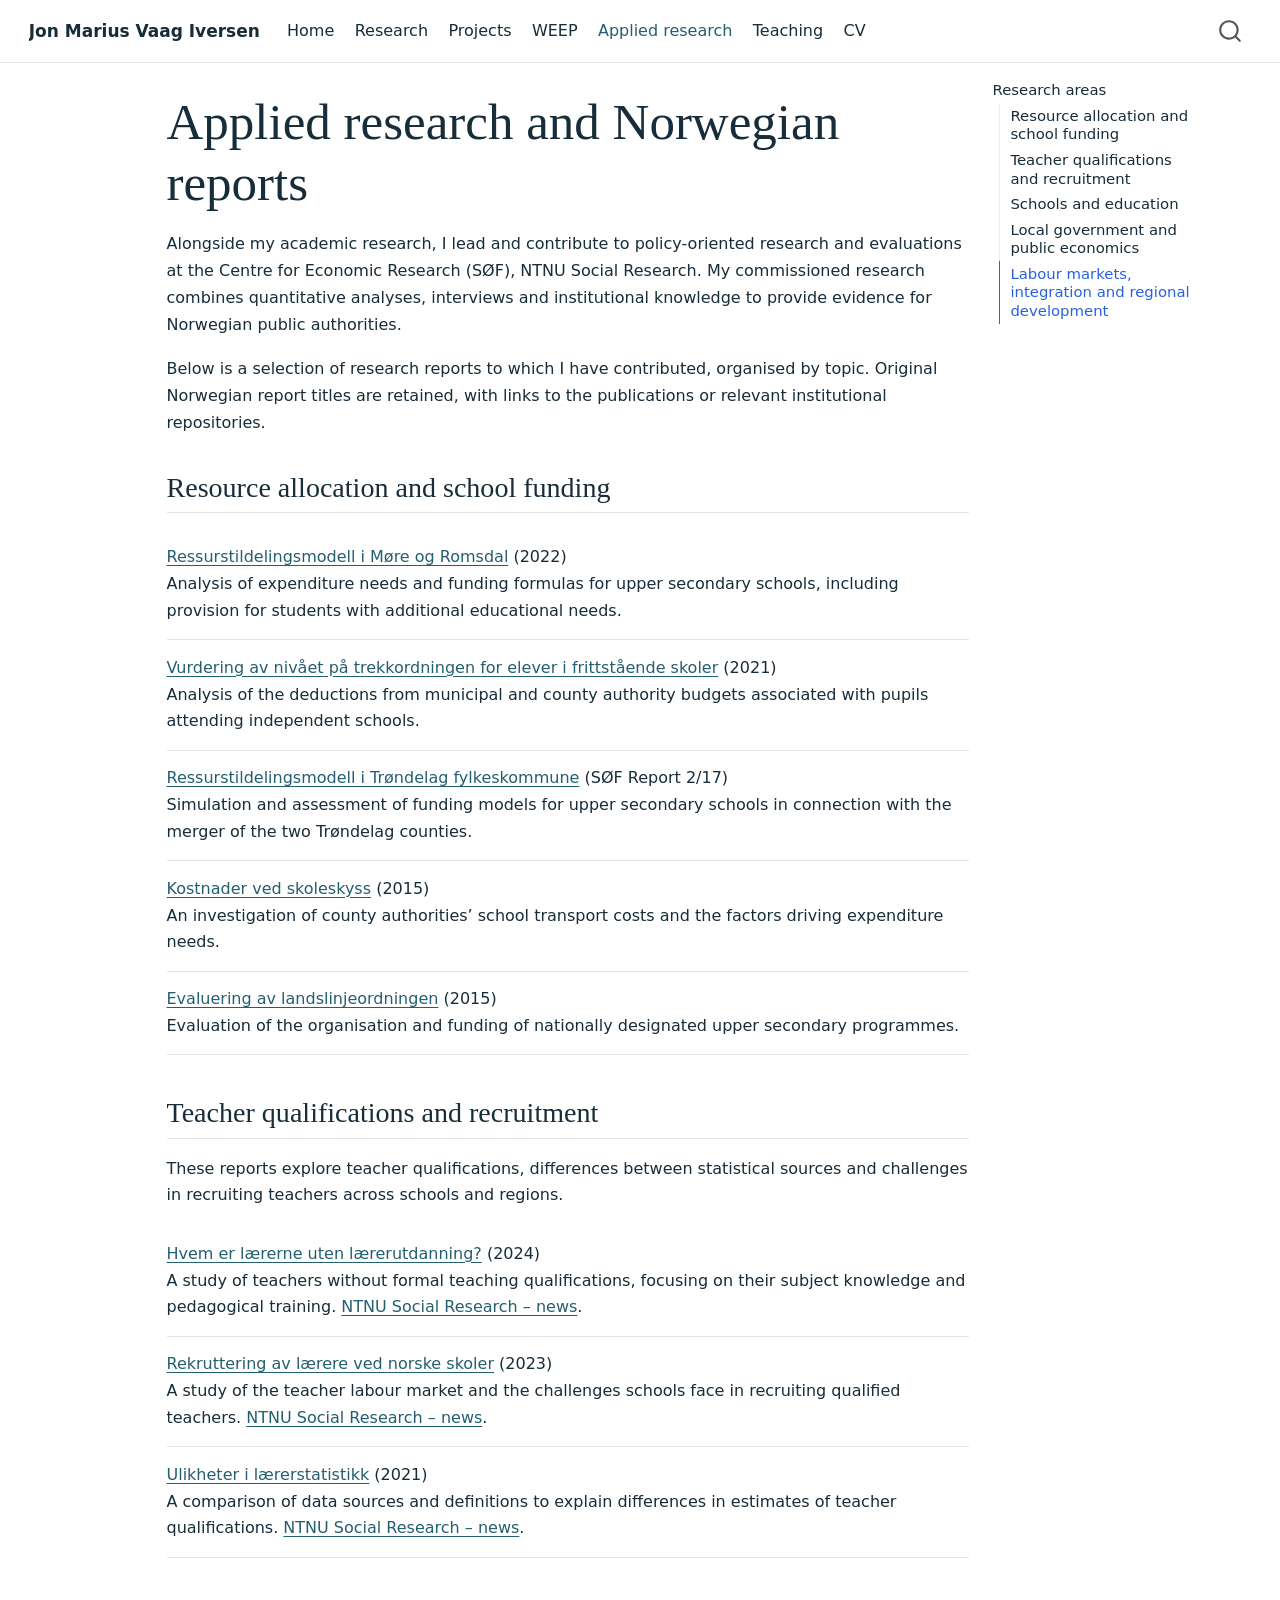
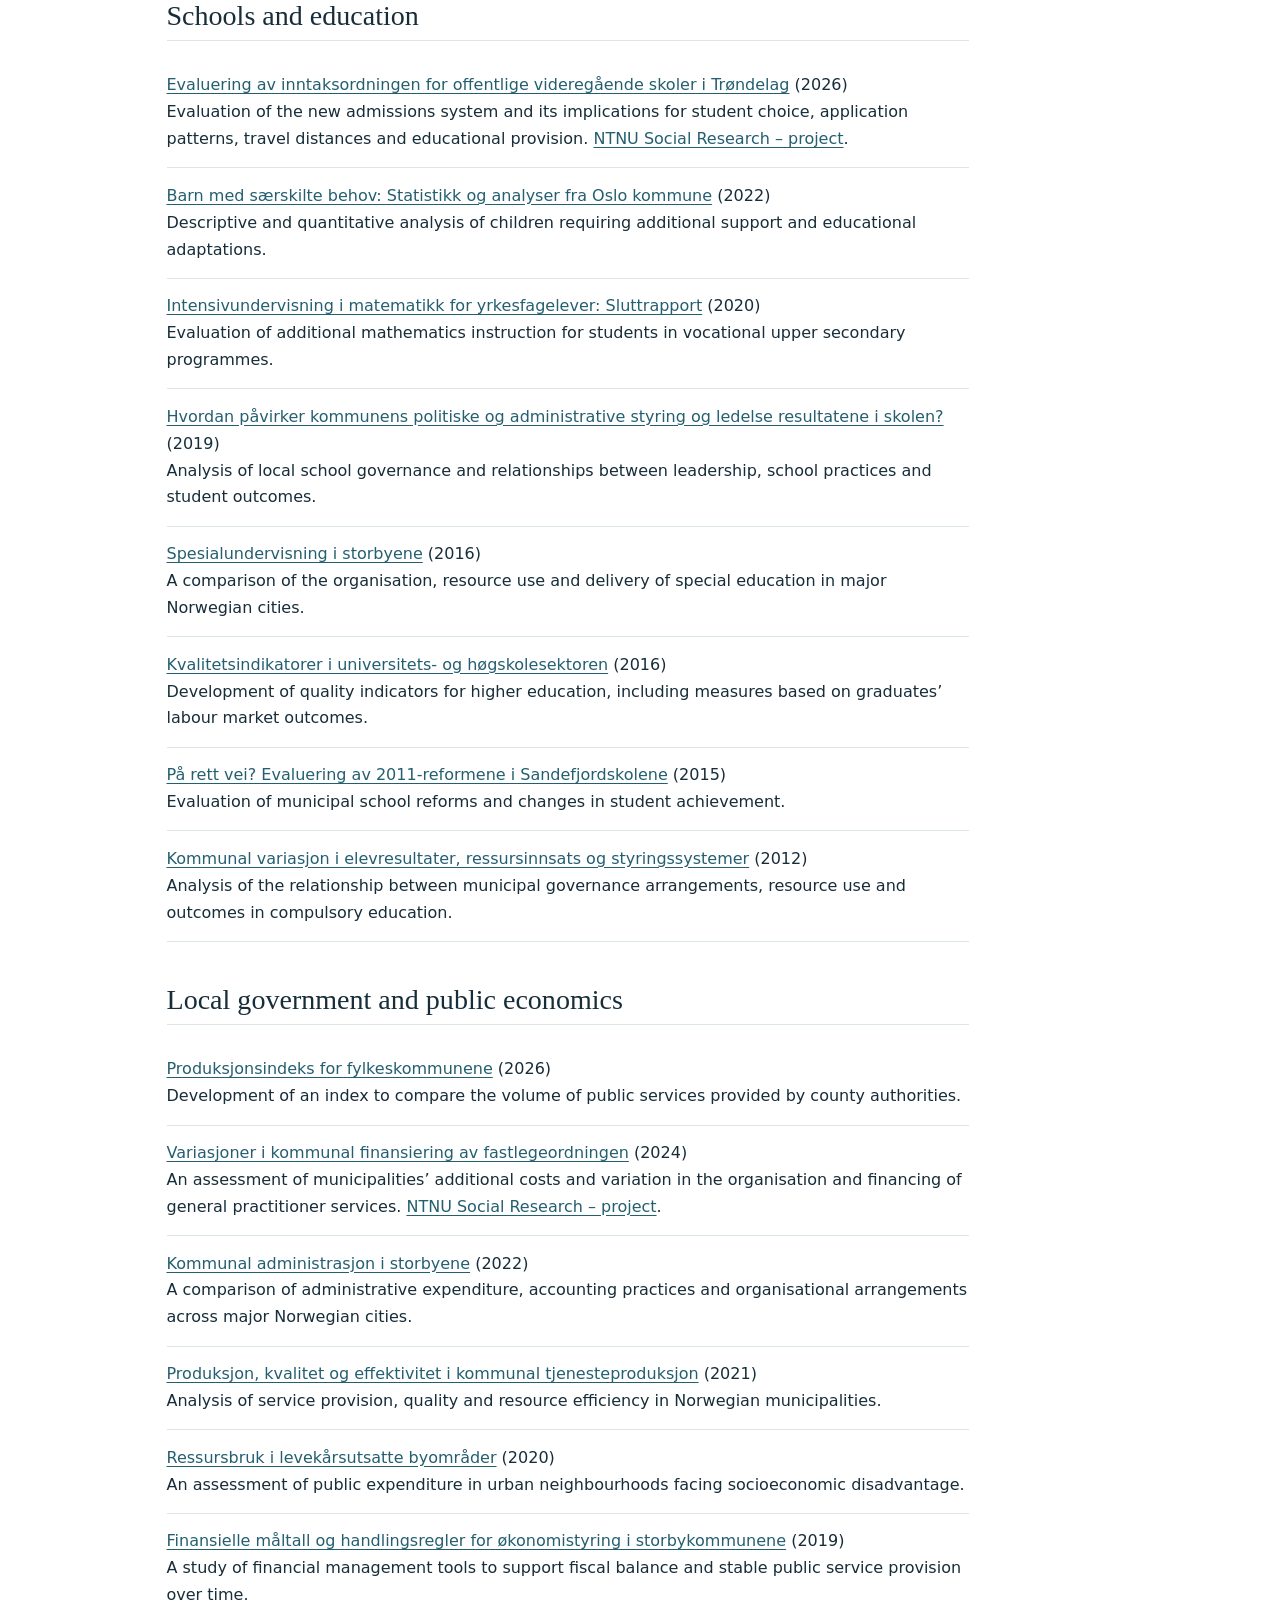
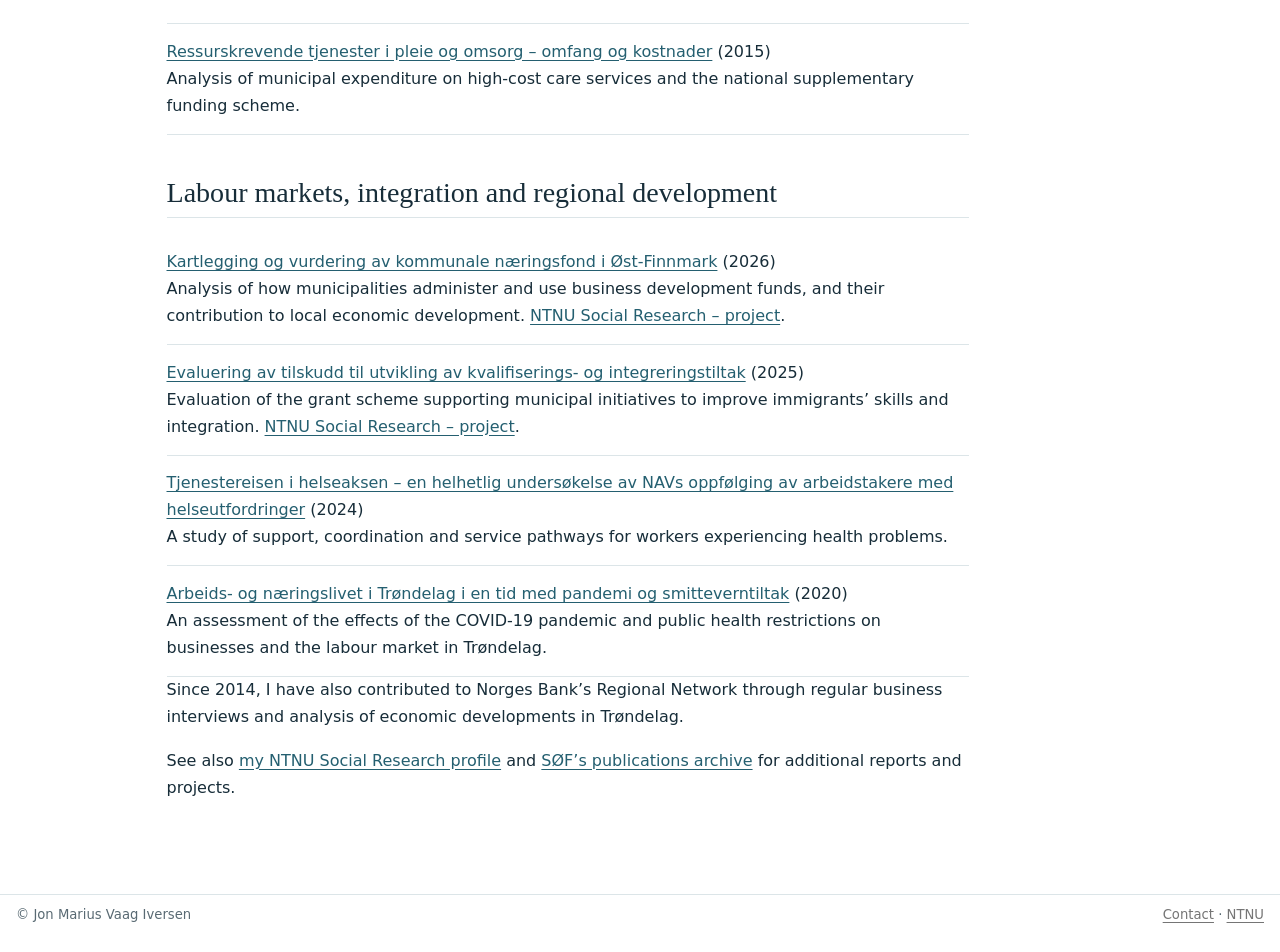
<file: applied-research.html>
<!DOCTYPE html>
<html xmlns="http://www.w3.org/1999/xhtml" lang="en" xml:lang="en"><head>

<meta charset="utf-8">
<meta name="generator" content="quarto-1.11.9">

<meta name="viewport" content="width=device-width, initial-scale=1.0, user-scalable=yes">

<meta name="description" content="Norwegian research reports by Jon Marius Vaag Iversen on school finance and resource allocation, education policy, teacher recruitment and local government.">

<title>Applied research and Norwegian reports – Jon Marius Vaag Iversen</title>
<style>
/* Default styles provided by pandoc.
** See https://pandoc.org/MANUAL.html#variables-for-html for config info.
*/
span.smallcaps{font-variant: small-caps;}
div.columns{display: flex; gap: 1.5em;}
div.column{flex: auto;}
@media screen {
div.columns{gap: min(4vw, 1.5em);}
div.column{overflow-x: auto;}
}
div.hanging-indent{margin-left: 1.5em; text-indent: -1.5em;}
ul.task-list{list-style: none;}
ul.task-list li input[type="checkbox"] {
  width: 0.8em;
  margin: 0 0.8em 0.2em -1em; /* quarto-specific, see https://github.com/quarto-dev/quarto-cli/issues/4556 */ 
  vertical-align: middle;
}
</style>


<script src="site_libs/quarto-nav/quarto-nav.js"></script>
<script src="site_libs/quarto-nav/headroom.min.js"></script>
<script src="site_libs/clipboard/clipboard.min.js"></script>
<script src="site_libs/quarto-search/autocomplete.umd.js"></script>
<script src="site_libs/quarto-search/fuse.min.js"></script>
<script src="site_libs/quarto-search/quarto-search.js"></script>
<meta name="quarto:offset" content="./">
<script src="site_libs/quarto-html/quarto.js" type="module"></script>
<script src="site_libs/quarto-html/tabsets/tabsets.js" type="module"></script>
<script src="site_libs/quarto-html/scrollable-regions/scrollable-regions.js" type="module"></script>
<script src="site_libs/quarto-html/popper.min.js"></script>
<script src="site_libs/quarto-html/tippy.umd.min.js"></script>
<script src="site_libs/quarto-html/anchor.min.js"></script>
<link href="site_libs/quarto-html/tippy.css" rel="stylesheet">
<link href="site_libs/quarto-html/quarto-syntax-highlighting-63b5708e65d6cd79cd7618c58d0c21e7.css" rel="stylesheet" id="quarto-text-highlighting-styles">
<script src="site_libs/bootstrap/bootstrap.min.js"></script>
<link href="site_libs/bootstrap/bootstrap-icons.css" rel="stylesheet">
<link href="site_libs/bootstrap/bootstrap-7e6692596b77f3f1d0561110cc8ee58a.min.css" rel="stylesheet" append-hash="true" id="quarto-bootstrap" data-mode="light">
<script id="quarto-search-options" type="application/json">{
  "location": "navbar",
  "copy-button": false,
  "collapse-after": 3,
  "panel-placement": "end",
  "type": "overlay",
  "limit": 50,
  "keyboard-shortcut": [
    "f",
    "/",
    "s"
  ],
  "show-item-context": false,
  "language": {
    "search-no-results-text": "No results",
    "search-matching-documents-text": "matching documents",
    "search-copy-link-title": "Copy link to search",
    "search-hide-matches-text": "Hide additional matches",
    "search-more-match-text": "more match in this document",
    "search-more-matches-text": "more matches in this document",
    "search-clear-button-title": "Clear",
    "search-text-placeholder": "",
    "search-detached-cancel-button-title": "Cancel",
    "search-submit-button-title": "Submit",
    "search-label": "Search"
  }
}</script>


<link rel="stylesheet" href="styles.css">
<meta property="og:title" content="Applied research and Norwegian reports – Jon Marius Vaag Iversen">
<meta property="og:description" content="Norwegian research reports by Jon Marius Vaag Iversen on school finance and resource allocation, education policy, teacher recruitment and local government.">
<meta property="og:image" content="https://jonmariusvaagiversen.no/assets/portrait.jpg">
<meta property="og:site_name" content="Jon Marius Vaag Iversen">
<meta property="og:image:alt" content="Jon Marius Vaag Iversen">
<meta property="og:image:height" content="397">
<meta property="og:image:width" content="397">
<meta name="twitter:title" content="Applied research and Norwegian reports – Jon Marius Vaag Iversen">
<meta name="twitter:description" content="Norwegian research reports by Jon Marius Vaag Iversen on school finance and resource allocation, education policy, teacher recruitment and local government.">
<meta name="twitter:image" content="https://jonmariusvaagiversen.no/assets/portrait.jpg">
<meta name="twitter:image:alt" content="Jon Marius Vaag Iversen">
<meta name="twitter:card" content="summary_large_image">
</head>

<body class="nav-fixed quarto-light"><a id="quarto-skip-link" class="visually-hidden-focusable" href="#quarto-document-content">Skip to main content</a>

<div id="quarto-search-results"></div>
  <header id="quarto-header" class="headroom fixed-top">
    <nav class="navbar navbar-expand-lg " data-bs-theme="dark" aria-label="Site">
      <div class="navbar-container container-fluid">
      <div class="navbar-brand-container mx-auto">
    <a class="navbar-brand" href="./index.html">
    <span class="navbar-title">Jon Marius Vaag Iversen</span>
    </a>
  </div>
          <button class="navbar-toggler" type="button" data-bs-toggle="collapse" data-bs-target="#navbarCollapse" aria-controls="navbarCollapse" aria-expanded="false" aria-label="Toggle navigation" onclick="if (window.quartoToggleHeadroom) { window.quartoToggleHeadroom(); }">
  <span class="navbar-toggler-icon"></span>
</button>
          <div class="collapse navbar-collapse" id="navbarCollapse">
            <ul class="navbar-nav navbar-nav-scroll me-auto">
  <li class="nav-item">
    <a class="nav-link" href="./index.html"> 
<span class="menu-text">Home</span></a>
  </li>  
  <li class="nav-item">
    <a class="nav-link" href="./research.html"> 
<span class="menu-text">Research</span></a>
  </li>  
  <li class="nav-item">
    <a class="nav-link" href="./projects.html"> 
<span class="menu-text">Projects</span></a>
  </li>  
  <li class="nav-item">
    <a class="nav-link" href="./weep.html"> 
<span class="menu-text">WEEP</span></a>
  </li>  
  <li class="nav-item">
    <a class="nav-link active" href="./applied-research.html" aria-current="page"> 
<span class="menu-text">Applied research</span></a>
  </li>  
  <li class="nav-item">
    <a class="nav-link" href="./teaching.html"> 
<span class="menu-text">Teaching</span></a>
  </li>  
  <li class="nav-item">
    <a class="nav-link" href="./cv.html"> 
<span class="menu-text">CV</span></a>
  </li>  
</ul>
          </div> <!-- /navcollapse -->
            <div class="quarto-navbar-tools">
</div>
            <div id="quarto-search" class="" title="Search"></div>
      </div> <!-- /container-fluid -->
    </nav>
</header>
<!-- content -->
<div id="quarto-content" class="quarto-container page-columns page-rows-contents page-layout-article page-navbar">
<!-- sidebar -->
<!-- margin-sidebar -->
    <div id="quarto-margin-sidebar" class="sidebar margin-sidebar">
        <nav id="TOC" role="doc-toc" aria-labelledby="toc-title" class="toc-active">
    <h2 id="toc-title">Research areas</h2>
   
  <ul>
  <li><a href="#resource-allocation-and-school-funding" id="toc-resource-allocation-and-school-funding" class="nav-link active" data-scroll-target="#resource-allocation-and-school-funding">Resource allocation and school funding</a></li>
  <li><a href="#teacher-qualifications-and-recruitment" id="toc-teacher-qualifications-and-recruitment" class="nav-link" data-scroll-target="#teacher-qualifications-and-recruitment">Teacher qualifications and recruitment</a></li>
  <li><a href="#schools-and-education" id="toc-schools-and-education" class="nav-link" data-scroll-target="#schools-and-education">Schools and education</a></li>
  <li><a href="#local-government-and-public-economics" id="toc-local-government-and-public-economics" class="nav-link" data-scroll-target="#local-government-and-public-economics">Local government and public economics</a></li>
  <li><a href="#labour-markets-integration-and-regional-development" id="toc-labour-markets-integration-and-regional-development" class="nav-link" data-scroll-target="#labour-markets-integration-and-regional-development">Labour markets, integration and regional development</a></li>
  </ul>
</nav>
    </div>
<!-- main -->
<main class="content" id="quarto-document-content" tabindex="-1">

<header id="title-block-header" class="quarto-title-block default">
<div class="quarto-title">
<h1 class="title">Applied research and Norwegian reports</h1>
</div>

<div>
  <div class="description">
    Norwegian research reports by Jon Marius Vaag Iversen on school finance and resource allocation, education policy, teacher recruitment and local government.
  </div>
</div>


<div class="quarto-title-meta">

    
  
    
  </div>
  


</header>


<p>Alongside my academic research, I lead and contribute to policy-oriented research and evaluations at the Centre for Economic Research (SØF), NTNU Social Research. My commissioned research combines quantitative analyses, interviews and institutional knowledge to provide evidence for Norwegian public authorities.</p>
<p>Below is a selection of research reports to which I have contributed, organised by topic. Original Norwegian report titles are retained, with links to the publications or relevant institutional repositories.</p>
<section id="resource-allocation-and-school-funding" class="level2">
<h2 class="anchored" data-anchor-id="resource-allocation-and-school-funding">Resource allocation and school funding</h2>
<div class="publication">
<p><strong><a href="https://samforsk.no/publikasjoner/nr-6-22-ressurstildelingsmodell-i-more-og-romsdal">Ressurstildelingsmodell i Møre og Romsdal</a></strong> (2022)<br>
Analysis of expenditure needs and funding formulas for upper secondary schools, including provision for students with additional educational needs.</p>
</div>
<div class="publication">
<p><strong><a href="https://samforsk.no/uploads/files/Publikasjoner/Vurdering-av-nivaet-pa-trekkordningen-for-elever-i-frittstaende-skoler-WEB.pdf">Vurdering av nivået på trekkordningen for elever i frittstående skoler</a></strong> (2021)<br>
Analysis of the deductions from municipal and county authority budgets associated with pupils attending independent schools.</p>
</div>
<div class="publication">
<p><strong><a href="https://samforsk.no/publikasjoner/nr-2-17-ressurstildelingsmodell-i-trondelag-fylkeskommune">Ressurstildelingsmodell i Trøndelag fylkeskommune</a></strong> (SØF Report 2/17)<br>
Simulation and assessment of funding models for upper secondary schools in connection with the merger of the two Trøndelag counties.</p>
</div>
<div class="publication">
<p><strong><a href="https://samforsk.no/publikasjoner/nr-3-15-kostnader-ved-skoleskyss">Kostnader ved skoleskyss</a></strong> (2015)<br>
An investigation of county authorities’ school transport costs and the factors driving expenditure needs.</p>
</div>
<div class="publication">
<p><strong><a href="https://samforsk.no/uploads/files/Publikasjoner/SOF-R-02_15.pdf">Evaluering av landslinjeordningen</a></strong> (2015)<br>
Evaluation of the organisation and funding of nationally designated upper secondary programmes.</p>
</div>
</section>
<section id="teacher-qualifications-and-recruitment" class="level2">
<h2 class="anchored" data-anchor-id="teacher-qualifications-and-recruitment">Teacher qualifications and recruitment</h2>
<p>These reports explore teacher qualifications, differences between statistical sources and challenges in recruiting teachers across schools and regions.</p>
<div class="publication">
<p><strong><a href="https://samforsk.no/uploads/files/NTNU-Samf-SOFrapport-Lererne-uten-lererutdanning.pdf">Hvem er lærerne uten lærerutdanning?</a></strong> (2024)<br>
A study of teachers without formal teaching qualifications, focusing on their subject knowledge and pedagogical training. <a href="https://samforsk.no/nyheter/har-studert-laerere-uten-laererutdanning">NTNU Social Research – news</a>.</p>
</div>
<div class="publication">
<p><strong><a href="https://nva.sikt.no/registration/0198cc5882ba-bba18ee8-ea0a-4ca1-a891-6b697ce172e4">Rekruttering av lærere ved norske skoler</a></strong> (2023)<br>
A study of the teacher labour market and the challenges schools face in recruiting qualified teachers. <a href="https://samforsk.no/nyheter/vanskeligst-a-rekruttere-laerere-for-de-yngste-elevene">NTNU Social Research – news</a>.</p>
</div>
<div class="publication">
<p><strong><a href="https://samforsk.no/uploads/files/Ulikheter-i-laererstatistikk-WEB.pdf">Ulikheter i lærerstatistikk</a></strong> (2021)<br>
A comparison of data sources and definitions to explain differences in estimates of teacher qualifications. <a href="https://samforsk.no/nyheter/kronikk-forskjellige-laererstatistikker-gir-ulikt-inntrykk-av-kvalifikasjoner-i-skolen">NTNU Social Research – news</a>.</p>
</div>
</section>
<section id="schools-and-education" class="level2">
<h2 class="anchored" data-anchor-id="schools-and-education">Schools and education</h2>
<div class="publication">
<p><strong><a href="https://nva.sikt.no/registration/01a1a61f1e0b-6e780b50-7879-4f0f-90c5-9cec8c45af75">Evaluering av inntaksordningen for offentlige videregående skoler i Trøndelag</a></strong> (2026)<br>
Evaluation of the new admissions system and its implications for student choice, application patterns, travel distances and educational provision. <a href="https://samforsk.no/prosjekter/evaluering-av-inntaksordningen-for-offentlige-videregaende-skoler-i-trondelag">NTNU Social Research – project</a>.</p>
</div>
<div class="publication">
<p><strong><a href="https://nva.sikt.no/registration/0198cc908e12-87234f76-8a11-4ed7-920e-21865f07a96d">Barn med særskilte behov: Statistikk og analyser fra Oslo kommune</a></strong> (2022)<br>
Descriptive and quantitative analysis of children requiring additional support and educational adaptations.</p>
</div>
<div class="publication">
<p><strong><a href="https://samforsk.no/publikasjoner/nr-1-20-intensivundervisning-i-matematikk-for-yrkesfagelever-sluttrapport">Intensivundervisning i matematikk for yrkesfagelever: Sluttrapport</a></strong> (2020)<br>
Evaluation of additional mathematics instruction for students in vocational upper secondary programmes.</p>
</div>
<div class="publication">
<p><strong><a href="https://samforsk.no/publikasjoner/nr-6-19-hvordan-pavirker-kommunens-politiske-og-administrative-styring-og-ledelse-resultatene-i-skolen">Hvordan påvirker kommunens politiske og administrative styring og ledelse resultatene i skolen?</a></strong> (2019)<br>
Analysis of local school governance and relationships between leadership, school practices and student outcomes.</p>
</div>
<div class="publication">
<p><strong><a href="https://samforsk.no/uploads/files/Publikasjoner/SOF-R-04_16.pdf">Spesialundervisning i storbyene</a></strong> (2016)<br>
A comparison of the organisation, resource use and delivery of special education in major Norwegian cities.</p>
</div>
<div class="publication">
<p><strong><a href="https://samforsk.no/uploads/files/Publikasjoner/Kvalitetsindikatorer-i-universitets-og-hogskolesektoren-nr.-05-2016-WEB.pdf">Kvalitetsindikatorer i universitets- og høgskolesektoren</a></strong> (2016)<br>
Development of quality indicators for higher education, including measures based on graduates’ labour market outcomes.</p>
</div>
<div class="publication">
<p><strong><a href="https://samforsk.no/uploads/files/Publikasjoner/SOF-R-04_15.pdf">På rett vei? Evaluering av 2011-reformene i Sandefjordskolene</a></strong> (2015)<br>
Evaluation of municipal school reforms and changes in student achievement.</p>
</div>
<div class="publication">
<p><strong><a href="https://www.udir.no/tall-og-forskning/finn-forskning/rapporter/Kommunal-variasjon-i-elevresultater-ressursinnsats-og-styringssystemer/">Kommunal variasjon i elevresultater, ressursinnsats og styringssystemer</a></strong> (2012)<br>
Analysis of the relationship between municipal governance arrangements, resource use and outcomes in compulsory education.</p>
</div>
</section>
<section id="local-government-and-public-economics" class="level2">
<h2 class="anchored" data-anchor-id="local-government-and-public-economics">Local government and public economics</h2>
<div class="publication">
<p><strong><a href="https://www.ks.no/fou-sok/2026/204037/">Produksjonsindeks for fylkeskommunene</a></strong> (2026)<br>
Development of an index to compare the volume of public services provided by county authorities.</p>
</div>
<div class="publication">
<p><strong><a href="https://samforsk.no/uploads/files/SOF_Sluttrapport_Fastleger_UU.pdf">Variasjoner i kommunal finansiering av fastlegeordningen</a></strong> (2024)<br>
An assessment of municipalities’ additional costs and variation in the organisation and financing of general practitioner services. <a href="https://samforsk.no/prosjekter/organisering-og-finansiering-av-fastlegeordningen">NTNU Social Research – project</a>.</p>
</div>
<div class="publication">
<p><strong><a href="https://samforsk.no/uploads/files/3_22_kommunal_administrasjon_i_storbyene.pdf">Kommunal administrasjon i storbyene</a></strong> (2022)<br>
A comparison of administrative expenditure, accounting practices and organisational arrangements across major Norwegian cities.</p>
</div>
<div class="publication">
<p><strong><a href="https://nva.sikt.no/registration/0198cc7bca7d-0a03a6f5-ddb4-4100-9a88-de95089f79a2">Produksjon, kvalitet og effektivitet i kommunal tjenesteproduksjon</a></strong> (2021)<br>
Analysis of service provision, quality and resource efficiency in Norwegian municipalities.</p>
</div>
<div class="publication">
<p><strong><a href="https://samforsk.no/publikasjoner/ressursbruk-i-levekarsutsatte-byomrader">Ressursbruk i levekårsutsatte byområder</a></strong> (2020)<br>
An assessment of public expenditure in urban neighbourhoods facing socioeconomic disadvantage.</p>
</div>
<div class="publication">
<p><strong><a href="https://samforsk.no/publikasjoner/nr-3-19-finansielle-maltall-og-handlingsregler-for-okonomistyring-i-storbykommunene">Finansielle måltall og handlingsregler for økonomistyring i storbykommunene</a></strong> (2019)<br>
A study of financial management tools to support fiscal balance and stable public service provision over time.</p>
</div>
<div class="publication">
<p><strong><a href="https://samforsk.no/publikasjoner/nr-1-15-ressurskrevende-tjenester-i-pleie-og-omsorg-omfang-og-kostnader">Ressurskrevende tjenester i pleie og omsorg – omfang og kostnader</a></strong> (2015)<br>
Analysis of municipal expenditure on high-cost care services and the national supplementary funding scheme.</p>
</div>
</section>
<section id="labour-markets-integration-and-regional-development" class="level2">
<h2 class="anchored" data-anchor-id="labour-markets-integration-and-regional-development">Labour markets, integration and regional development</h2>
<div class="publication">
<p><strong><a href="https://nva.sikt.no/registration/01a1a14fcd4b-2c8d8d70-d329-431e-a3ac-c1de12de7a46">Kartlegging og vurdering av kommunale næringsfond i Øst-Finnmark</a></strong> (2026)<br>
Analysis of how municipalities administer and use business development funds, and their contribution to local economic development. <a href="https://samforsk.no/prosjekter/kartlegging-og-vurdering-av-kommunale-naeringsfond-i-ost-finnmark">NTNU Social Research – project</a>.</p>
</div>
<div class="publication">
<p><strong><a href="https://nva.sikt.no/registration/019b221b1342-a65fd81d-c7e5-4ad9-8aa6-1c6ac849327b">Evaluering av tilskudd til utvikling av kvalifiserings- og integreringstiltak</a></strong> (2025)<br>
Evaluation of the grant scheme supporting municipal initiatives to improve immigrants’ skills and integration. <a href="https://samforsk.no/prosjekter/evatuki">NTNU Social Research – project</a>.</p>
</div>
<div class="publication">
<p><strong><a href="https://nva.sikt.no/registration/0198cc461645-7f712145-52e4-407b-b268-cb9874eb7ed7">Tjenestereisen i helseaksen – en helhetlig undersøkelse av NAVs oppfølging av arbeidstakere med helseutfordringer</a></strong> (2024)<br>
A study of support, coordination and service pathways for workers experiencing health problems.</p>
</div>
<div class="publication">
<p><strong><a href="https://samforsk.no/uploads/files/SOF-rapport-Utviklingen-i-trondersk-naeringsliv.pdf">Arbeids- og næringslivet i Trøndelag i en tid med pandemi og smitteverntiltak</a></strong> (2020)<br>
An assessment of the effects of the COVID-19 pandemic and public health restrictions on businesses and the labour market in Trøndelag.</p>
</div>
<p>Since 2014, I have also contributed to Norges Bank’s Regional Network through regular business interviews and analysis of economic developments in Trøndelag.</p>
<p>See also <a href="https://samforsk.no/ansatte/jon-marius-vaag-iversen">my NTNU Social Research profile</a> and <a href="https://samforsk.no/senter-for-okonomisk-forskning/publikasjoner">SØF’s publications archive</a> for additional reports and projects.</p>


</section>

</main> <!-- /main -->
<script id="quarto-html-after-body" type="application/javascript">
  window.document.addEventListener("DOMContentLoaded", function (event) {
    const icon = "";
    const anchorJS = new window.AnchorJS();
    anchorJS.options = {
      placement: 'right',
      icon: icon
    };
    anchorJS.add('.anchored');
    const isCodeAnnotation = (el) => {
      for (const clz of el.classList) {
        if (clz.startsWith('code-annotation-')) {                     
          return true;
        }
      }
      return false;
    }
    const onCopySuccess = function(e) {
      // button target
      const button = e.trigger;
      // don't keep focus
      button.blur();
      // flash "checked"
      button.classList.add('code-copy-button-checked');
      var currentTitle = button.getAttribute("title");
      button.setAttribute("title", "Copied!");
      let tooltip;
      if (window.bootstrap) {
        button.setAttribute("data-bs-toggle", "tooltip");
        button.setAttribute("data-bs-placement", "left");
        button.setAttribute("data-bs-title", "Copied!");
        tooltip = new bootstrap.Tooltip(button, 
          { trigger: "manual", 
            customClass: "code-copy-button-tooltip",
            offset: [0, -8]});
        tooltip.show();    
      }
      setTimeout(function() {
        if (tooltip) {
          tooltip.hide();
          button.removeAttribute("data-bs-title");
          button.removeAttribute("data-bs-toggle");
          button.removeAttribute("data-bs-placement");
        }
        button.setAttribute("title", currentTitle);
        button.classList.remove('code-copy-button-checked');
      }, 1000);
      // clear code selection
      e.clearSelection();
    }
    const getTextToCopy = function(trigger) {
      const outerScaffold = trigger.parentElement.cloneNode(true);
      const codeEl = outerScaffold.querySelector('code');
      for (const childEl of codeEl.children) {
        if (isCodeAnnotation(childEl)) {
          childEl.remove();
        }
      }
      return codeEl.innerText;
    }
    const clipboard = new window.ClipboardJS('.code-copy-button:not([data-in-quarto-modal])', {
      text: getTextToCopy
    });
    clipboard.on('success', onCopySuccess);
    if (window.document.getElementById('quarto-embedded-source-code-modal')) {
      const clipboardModal = new window.ClipboardJS('.code-copy-button[data-in-quarto-modal]', {
        text: getTextToCopy,
        container: window.document.getElementById('quarto-embedded-source-code-modal')
      });
      clipboardModal.on('success', onCopySuccess);
    }
      var localhostRegex = new RegExp(/^(?:http|https):\/\/localhost\:?[0-9]*\//);
      var mailtoRegex = new RegExp(/^mailto:/);
        var filterRegex = new RegExp("https:\/\/jonmariusvaagiversen\.no");
      const newWindowLabel = "(opens in a new tab)";
      const newWindowNoteId = "quarto-ext-newwindow-label";
      // Links reference one hidden label through aria-describedby, so the
      // announcement never changes their accessible name.
      var describeNewWindow = (link) => {
        if (!window.document.getElementById(newWindowNoteId)) {
          var newWindowNote = window.document.createElement("span");
          newWindowNote.id = newWindowNoteId;
          newWindowNote.hidden = true;
          newWindowNote.textContent = newWindowLabel;
          window.document.body.appendChild(newWindowNote);
        }
        var describedBy = (link.getAttribute("aria-describedby") || "").split(/\s+/).filter(Boolean);
        if (!describedBy.includes(newWindowNoteId)) {
          describedBy.push(newWindowNoteId);
          link.setAttribute("aria-describedby", describedBy.join(" "));
        }
      }
      var isInternal = (href) => {
          return filterRegex.test(href) || localhostRegex.test(href) || mailtoRegex.test(href);
      }
      // Inspect non-navigation links and adorn them if external
      window.quartoDecorateExternalLinks = function (root) {
     var links = (root || window.document).querySelectorAll('a[href]:not(.nav-link):not(.navbar-brand):not(.toc-action):not(.sidebar-link):not(.sidebar-item-toggle):not(.pagination-link):not(.no-external):not([aria-hidden]):not(.dropdown-item):not(.quarto-navigation-tool):not(.about-link)');
      for (var i=0; i<links.length; i++) {
        const link = links[i];
        if (!isInternal(link.href)) {
          // undo the damage that might have been done by quarto-nav.js in the case of
          // links that we want to consider external
          if (link.dataset.originalHref !== undefined) {
            link.href = link.dataset.originalHref;
          }
            // target, if specified
            link.setAttribute("target", "_blank");
            if (link.getAttribute("rel") === null) {
              link.setAttribute("rel", "noopener");
            }
            describeNewWindow(link);
          if (!link.classList.contains('no-external-icon')) {
          }
        }
      }
      };
      window.quartoDecorateExternalLinks(window.document);
    // Esc closes the popup (WCAG 1.4.13) and focus leaving both trigger and
    // popup closes it (WCAG 2.4.11); tippy handles neither for interactive popups.
    const hideOnEscAndFocusOut = {
      name: 'hideOnEscAndFocusOut',
      defaultValue: true,
      fn(instance) {
        const dismiss = () => {
          // A show scheduled by the trigger delay would otherwise reopen it
          instance.clearDelayTimeouts();
          instance.hide();
        };
        const onKeyDown = (event) => {
          if (event.key !== 'Escape') {
            return;
          }
          // Keep Esc from also reaching page handlers (e.g. reveal.js overview),
          // except an open reveal.js slide menu, which Esc should close too.
          // The menu handles keys only when its keyboard option is on.
          const menuHandlesEsc = window.Reveal?.getPlugin?.('menu')?.isOpen() &&
            window.Reveal.getConfig().menu?.keyboard !== false;
          if (!menuHandlesEsc) {
            event.stopPropagation();
          }
          if (instance.popper.contains(window.document.activeElement)) {
            // Disabled while refocusing so the focus trigger does not reopen it
            instance.disable();
            instance.reference.focus();
            instance.enable();
          }
          dismiss();
        };
        const onFocusOut = (event) => {
          const target = event.relatedTarget;
          if (target && !instance.reference.contains(target) &&
              !instance.popper.contains(target)) {
            dismiss();
          }
        };
        // On the trigger too: a click trigger (code-annotations: select) has no
        // blur handling. Attached for the instance's lifetime so leaving the
        // trigger also cancels a show still pending on the trigger delay.
        instance.reference.addEventListener('focusout', onFocusOut);
        return {
          onShow() {
            window.document.addEventListener('keydown', onKeyDown, true);
            instance.popper.addEventListener('focusout', onFocusOut);
          },
          onHide() {
            window.document.removeEventListener('keydown', onKeyDown, true);
            instance.popper.removeEventListener('focusout', onFocusOut);
          },
          onDestroy() {
            instance.reference.removeEventListener('focusout', onFocusOut);
          },
        };
      },
    };
    function tippyHover(el, contentFn, onTriggerFn, onUntriggerFn) {
      const config = {
        allowHTML: true,
        maxWidth: 500,
        delay: 100,
        arrow: false,
        appendTo: function(el) {
            return el.parentElement;
        },
        interactive: true,
        interactiveBorder: 10,
        theme: 'quarto',
        placement: 'bottom-start',
        plugins: [hideOnEscAndFocusOut],
      };
      if (contentFn) {
        config.content = contentFn;
      }
      if (onTriggerFn) {
        config.onTrigger = onTriggerFn;
      }
      if (onUntriggerFn) {
        config.onUntrigger = onUntriggerFn;
      }
      window.tippy(el, config); 
    }
    const noterefs = window.document.querySelectorAll('a[role="doc-noteref"]');
    for (var i=0; i<noterefs.length; i++) {
      const ref = noterefs[i];
      tippyHover(ref, function() {
        // use id or data attribute instead here
        let href = ref.getAttribute('data-footnote-href') || ref.getAttribute('href');
        try { href = new URL(href).hash; } catch {}
        const id = href.replace(/^#\/?/, "");
        const note = window.document.getElementById(id);
        if (note) {
          return note.innerHTML;
        } else {
          return "";
        }
      });
    }
    const xrefs = window.document.querySelectorAll('a.quarto-xref');
    const processXRef = (id, note) => {
      // Strip column container classes
      const stripColumnClz = (el) => {
        el.classList.remove("page-full", "page-columns");
        if (el.children) {
          for (const child of el.children) {
            stripColumnClz(child);
          }
        }
      }
      stripColumnClz(note)
      if (id === null || id.startsWith('sec-')) {
        // Special case sections, only their first couple elements
        const container = document.createElement("div");
        if (note.children && note.children.length > 2) {
          container.appendChild(note.children[0].cloneNode(true));
          for (let i = 1; i < note.children.length; i++) {
            const child = note.children[i];
            if (child.tagName === "P" && child.innerText === "") {
              continue;
            } else {
              container.appendChild(child.cloneNode(true));
              break;
            }
          }
          if (window.Quarto?.typesetMath) {
            window.Quarto.typesetMath(container);
          }
          return container.innerHTML
        } else {
          if (window.Quarto?.typesetMath) {
            window.Quarto.typesetMath(note);
          }
          return note.innerHTML;
        }
      } else {
        // Remove any anchor links if they are present
        const anchorLink = note.querySelector('a.anchorjs-link');
        if (anchorLink) {
          anchorLink.remove();
        }
        if (window.Quarto?.typesetMath) {
          window.Quarto.typesetMath(note);
        }
        if (note.classList.contains("callout")) {
          return note.outerHTML;
        } else {
          return note.innerHTML;
        }
      }
    }
    for (var i=0; i<xrefs.length; i++) {
      const xref = xrefs[i];
      tippyHover(xref, undefined, function(instance) {
        instance.disable();
        let url = xref.getAttribute('href');
        let hash = undefined; 
        if (url.startsWith('#')) {
          hash = url;
        } else {
          try { hash = new URL(url).hash; } catch {}
        }
        if (hash) {
          const id = hash.replace(/^#\/?/, "");
          const note = window.document.getElementById(id);
          if (note !== null) {
            try {
              const html = processXRef(id, note.cloneNode(true));
              instance.setContent(html);
            } finally {
              instance.enable();
              instance.show();
            }
          } else {
            // See if we can fetch this
            fetch(url.split('#')[0])
            .then(res => res.text())
            .then(html => {
              const parser = new DOMParser();
              const htmlDoc = parser.parseFromString(html, "text/html");
              const note = htmlDoc.getElementById(id);
              if (note !== null) {
                const html = processXRef(id, note);
                instance.setContent(html);
              } 
            }).finally(() => {
              instance.enable();
              instance.show();
            });
          }
        } else {
          // See if we can fetch a full url (with no hash to target)
          // This is a special case and we should probably do some content thinning / targeting
          fetch(url)
          .then(res => res.text())
          .then(html => {
            const parser = new DOMParser();
            const htmlDoc = parser.parseFromString(html, "text/html");
            const note = htmlDoc.querySelector('main.content');
            if (note !== null) {
              // This should only happen for chapter cross references
              // (since there is no id in the URL)
              // remove the first header
              if (note.children.length > 0 && note.children[0].tagName === "HEADER") {
                note.children[0].remove();
              }
              const html = processXRef(null, note);
              instance.setContent(html);
            } 
          }).finally(() => {
            instance.enable();
            instance.show();
          });
        }
      }, function(instance) {
      });
    }
        let selectedAnnoteEl;
        const selectorForAnnotation = ( cell, annotation) => {
          let cellAttr = 'data-code-cell="' + cell + '"';
          let lineAttr = 'data-code-annotation="' +  annotation + '"';
          const selector = 'span[' + cellAttr + '][' + lineAttr + ']';
          return selector;
        }
        const selectCodeLines = (annoteEl) => {
          const doc = window.document;
          const targetCell = annoteEl.getAttribute("data-target-cell");
          const targetAnnotation = annoteEl.getAttribute("data-target-annotation");
          const annoteSpan = window.document.querySelector(selectorForAnnotation(targetCell, targetAnnotation));
          const lines = annoteSpan.getAttribute("data-code-lines").split(",");
          const lineIds = lines.map((line) => {
            return targetCell + "-" + line;
          })
          // Each band is positioned against its own containing block, which is
          // not the offsetParent of the lines, so place it from client rects.
          const placeBand = (band, firstEl, lastEl, codeBlock) => {
            const container = band.offsetParent;
            if (container === null) {
              return;
            }
            const containerRect = container.getBoundingClientRect();
            // Reveal.js scales slides with a transform, so convert client
            // pixels back to the CSS pixels of the container.
            const scale = containerRect.height / container.offsetHeight || 1;
            const firstRect = firstEl.getBoundingClientRect();
            const lastRect = lastEl.getBoundingClientRect();
            const top = (firstRect.top - containerRect.top) / scale - container.clientTop + container.scrollTop;
            const height = (lastRect.bottom - firstRect.top) / scale;
            band.style.top = top - 2 + "px";
            band.style.height = height + 4 + "px";
            if (codeBlock) {
              // Without the copy button wrapper, the containing block is wider
              // than the code block, so span the code block explicitly.
              const blockRect = codeBlock.getBoundingClientRect();
              band.style.left = (blockRect.left - containerRect.left) / scale - container.clientLeft + container.scrollLeft + "px";
              band.style.width = blockRect.width / scale + "px";
            }
          };
          if (lineIds.length > 0) {
            const el = window.document.getElementById(lineIds[0]);
            const lastEl = window.document.getElementById(lineIds[lineIds.length - 1]);
            const parent = el.parentElement.parentElement;
            // cook up a div (if necessary) and position it
            let div = window.document.getElementById("code-annotation-line-highlight");
            if (div === null) {
              div = window.document.createElement("div");
              div.setAttribute("id", "code-annotation-line-highlight");
              div.style.position = 'absolute';
              parent.appendChild(div);
            }
            placeBand(div, el, lastEl, parent.closest("div.sourceCode") || parent);
            let gutterDiv = window.document.getElementById("code-annotation-line-highlight-gutter");
            if (gutterDiv === null) {
              gutterDiv = window.document.createElement("div");
              gutterDiv.setAttribute("id", "code-annotation-line-highlight-gutter");
              gutterDiv.style.position = 'absolute';
              const codeCell = window.document.getElementById(targetCell);
              const gutter = codeCell.querySelector('.code-annotation-gutter');
              gutter.appendChild(gutterDiv);
            }
            placeBand(gutterDiv, el, lastEl);
            selectedAnnoteEl = annoteEl;
          }
        };
        const unselectCodeLines = () => {
          const elementsIds = ["code-annotation-line-highlight", "code-annotation-line-highlight-gutter"];
          elementsIds.forEach((elId) => {
            const div = window.document.getElementById(elId);
            if (div) {
              div.remove();
            }
          });
          selectedAnnoteEl = undefined;
        };
          // Handle positioning of the toggle
      window.addEventListener(
        "resize",
        throttle(() => {
          elRect = undefined;
          if (selectedAnnoteEl) {
            selectCodeLines(selectedAnnoteEl);
          }
        }, 10)
      );
      function throttle(fn, ms) {
      let throttle = false;
      let timer;
        return (...args) => {
          if(!throttle) { // first call gets through
              fn.apply(this, args);
              throttle = true;
          } else { // all the others get throttled
              if(timer) clearTimeout(timer); // cancel #2
              timer = setTimeout(() => {
                fn.apply(this, args);
                timer = throttle = false;
              }, ms);
          }
        };
      }
        // Attach click handler to the DT
        const annoteDls = window.document.querySelectorAll('dt[data-target-cell]');
        for (const annoteDlNode of annoteDls) {
          annoteDlNode.addEventListener('click', (event) => {
            const clickedEl = event.target;
            if (clickedEl !== selectedAnnoteEl) {
              unselectCodeLines();
              const activeEl = window.document.querySelector('dt[data-target-cell].code-annotation-active');
              if (activeEl) {
                activeEl.classList.remove('code-annotation-active');
              }
              selectCodeLines(clickedEl);
              clickedEl.classList.add('code-annotation-active');
            } else {
              // Unselect the line
              unselectCodeLines();
              clickedEl.classList.remove('code-annotation-active');
            }
          });
        }
    const findCites = (el) => {
      const parentEl = el.parentElement;
      if (parentEl) {
        const cites = parentEl.dataset.cites;
        if (cites) {
          return {
            el,
            cites: cites.split(' ')
          };
        } else {
          return findCites(el.parentElement)
        }
      } else {
        return undefined;
      }
    };
    var bibliorefs = window.document.querySelectorAll('a[role="doc-biblioref"]');
    for (var i=0; i<bibliorefs.length; i++) {
      const ref = bibliorefs[i];
      const citeInfo = findCites(ref);
      if (citeInfo) {
        tippyHover(citeInfo.el, function() {
          var popup = window.document.createElement('div');
          citeInfo.cites.forEach(function(cite) {
            var citeDiv = window.document.createElement('div');
            citeDiv.classList.add('hanging-indent');
            citeDiv.classList.add('csl-entry');
            var biblioDiv = window.document.getElementById('ref-' + cite);
            if (biblioDiv) {
              citeDiv.innerHTML = biblioDiv.innerHTML;
            }
            popup.appendChild(citeDiv);
          });
          return popup.innerHTML;
        });
      }
    }
  });
  </script>
  <script type="application/javascript">
  window.quartoScrollableRegionsLabels = {"code":"Scrollable code","output":"Scrollable output"};
  </script>
</div> <!-- /content -->
<footer class="footer">
  <div class="nav-footer">
    <div class="nav-footer-left">
<p>© Jon Marius Vaag Iversen</p>
</div>   
    <div class="nav-footer-center">
      &nbsp;
    </div>
    <div class="nav-footer-right">
<p><a href="mailto:jon.iversen@ntnu.no">Contact</a> · <a href="https://www.ntnu.edu/employees/jon.iversen">NTNU</a></p>
</div>
  </div>
</footer>




</body></html>
</file>
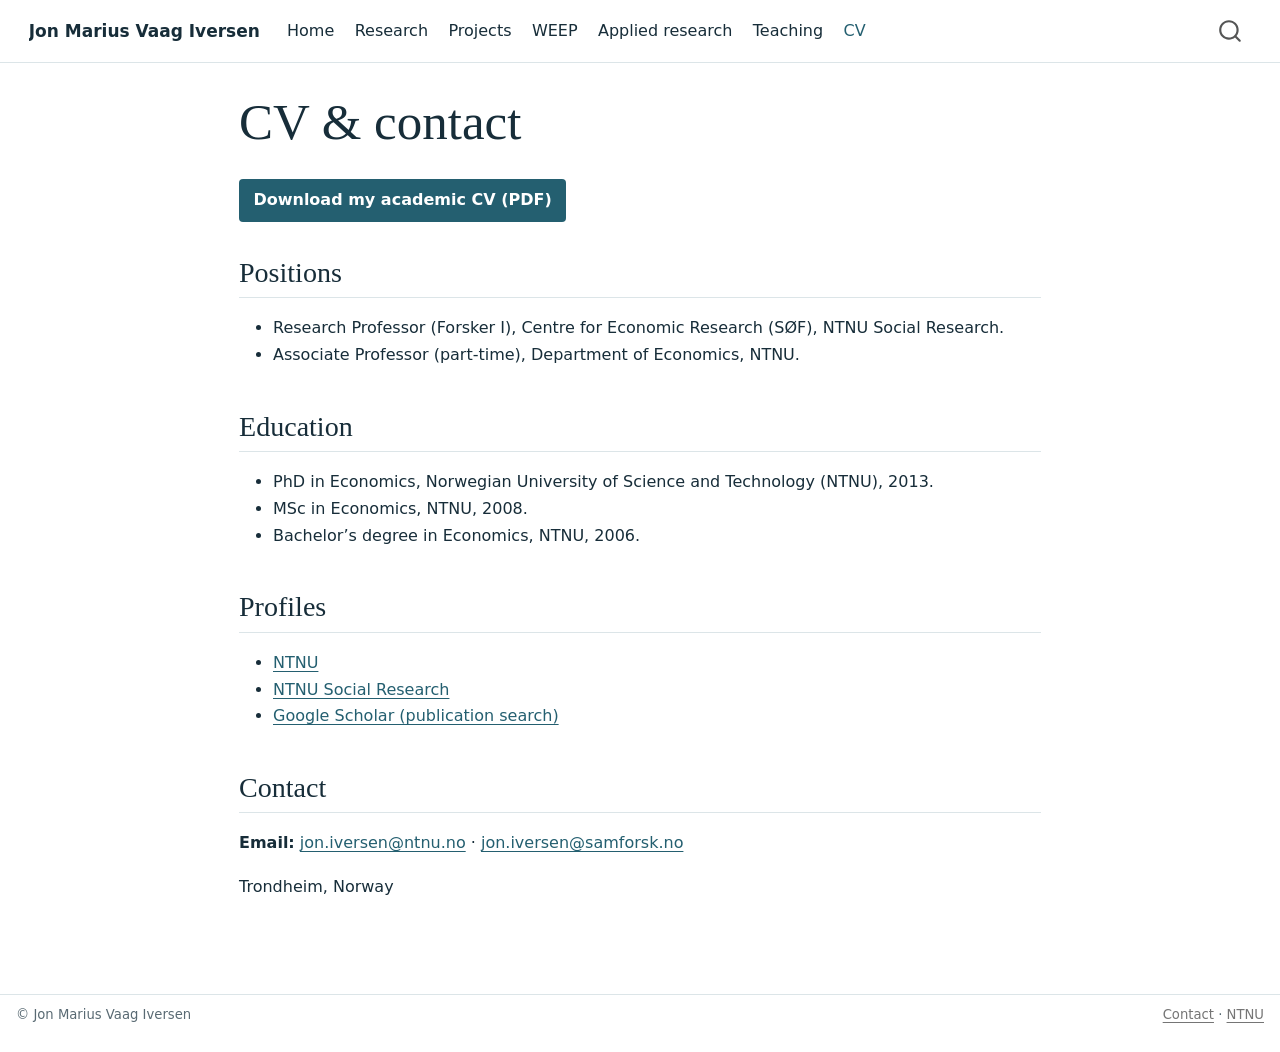
<file: cv.html>
<!DOCTYPE html>
<html xmlns="http://www.w3.org/1999/xhtml" lang="en" xml:lang="en"><head>

<meta charset="utf-8">
<meta name="generator" content="quarto-1.11.9">

<meta name="viewport" content="width=device-width, initial-scale=1.0, user-scalable=yes">

<meta name="description" content="Academic CV, professional affiliations and contact information for Jon Marius Vaag Iversen at NTNU Social Research and NTNU.">

<title>CV &amp; contact – Jon Marius Vaag Iversen</title>
<style>
/* Default styles provided by pandoc.
** See https://pandoc.org/MANUAL.html#variables-for-html for config info.
*/
span.smallcaps{font-variant: small-caps;}
div.columns{display: flex; gap: 1.5em;}
div.column{flex: auto;}
@media screen {
div.columns{gap: min(4vw, 1.5em);}
div.column{overflow-x: auto;}
}
div.hanging-indent{margin-left: 1.5em; text-indent: -1.5em;}
ul.task-list{list-style: none;}
ul.task-list li input[type="checkbox"] {
  width: 0.8em;
  margin: 0 0.8em 0.2em -1em; /* quarto-specific, see https://github.com/quarto-dev/quarto-cli/issues/4556 */ 
  vertical-align: middle;
}
</style>


<script src="site_libs/quarto-nav/quarto-nav.js"></script>
<script src="site_libs/quarto-nav/headroom.min.js"></script>
<script src="site_libs/clipboard/clipboard.min.js"></script>
<script src="site_libs/quarto-search/autocomplete.umd.js"></script>
<script src="site_libs/quarto-search/fuse.min.js"></script>
<script src="site_libs/quarto-search/quarto-search.js"></script>
<meta name="quarto:offset" content="./">
<script src="site_libs/quarto-html/quarto.js" type="module"></script>
<script src="site_libs/quarto-html/tabsets/tabsets.js" type="module"></script>
<script src="site_libs/quarto-html/scrollable-regions/scrollable-regions.js" type="module"></script>
<script src="site_libs/quarto-html/popper.min.js"></script>
<script src="site_libs/quarto-html/tippy.umd.min.js"></script>
<script src="site_libs/quarto-html/anchor.min.js"></script>
<link href="site_libs/quarto-html/tippy.css" rel="stylesheet">
<link href="site_libs/quarto-html/quarto-syntax-highlighting-63b5708e65d6cd79cd7618c58d0c21e7.css" rel="stylesheet" id="quarto-text-highlighting-styles">
<script src="site_libs/bootstrap/bootstrap.min.js"></script>
<link href="site_libs/bootstrap/bootstrap-icons.css" rel="stylesheet">
<link href="site_libs/bootstrap/bootstrap-7e6692596b77f3f1d0561110cc8ee58a.min.css" rel="stylesheet" append-hash="true" id="quarto-bootstrap" data-mode="light">
<script id="quarto-search-options" type="application/json">{
  "location": "navbar",
  "copy-button": false,
  "collapse-after": 3,
  "panel-placement": "end",
  "type": "overlay",
  "limit": 50,
  "keyboard-shortcut": [
    "f",
    "/",
    "s"
  ],
  "show-item-context": false,
  "language": {
    "search-no-results-text": "No results",
    "search-matching-documents-text": "matching documents",
    "search-copy-link-title": "Copy link to search",
    "search-hide-matches-text": "Hide additional matches",
    "search-more-match-text": "more match in this document",
    "search-more-matches-text": "more matches in this document",
    "search-clear-button-title": "Clear",
    "search-text-placeholder": "",
    "search-detached-cancel-button-title": "Cancel",
    "search-submit-button-title": "Submit",
    "search-label": "Search"
  }
}</script>


<link rel="stylesheet" href="styles.css">
<meta property="og:title" content="CV &amp; contact – Jon Marius Vaag Iversen">
<meta property="og:description" content="Academic CV, professional affiliations and contact information for Jon Marius Vaag Iversen at NTNU Social Research and NTNU.">
<meta property="og:image" content="https://jonmariusvaagiversen.no/assets/portrait.jpg">
<meta property="og:site_name" content="Jon Marius Vaag Iversen">
<meta property="og:image:alt" content="Jon Marius Vaag Iversen">
<meta property="og:image:height" content="397">
<meta property="og:image:width" content="397">
<meta name="twitter:title" content="CV &amp; contact – Jon Marius Vaag Iversen">
<meta name="twitter:description" content="Academic CV, professional affiliations and contact information for Jon Marius Vaag Iversen at NTNU Social Research and NTNU.">
<meta name="twitter:image" content="https://jonmariusvaagiversen.no/assets/portrait.jpg">
<meta name="twitter:image:alt" content="Jon Marius Vaag Iversen">
<meta name="twitter:card" content="summary_large_image">
</head>

<body class="nav-fixed fullcontent quarto-light"><a id="quarto-skip-link" class="visually-hidden-focusable" href="#quarto-document-content">Skip to main content</a>

<div id="quarto-search-results"></div>
  <header id="quarto-header" class="headroom fixed-top">
    <nav class="navbar navbar-expand-lg " data-bs-theme="dark" aria-label="Site">
      <div class="navbar-container container-fluid">
      <div class="navbar-brand-container mx-auto">
    <a class="navbar-brand" href="./index.html">
    <span class="navbar-title">Jon Marius Vaag Iversen</span>
    </a>
  </div>
          <button class="navbar-toggler" type="button" data-bs-toggle="collapse" data-bs-target="#navbarCollapse" aria-controls="navbarCollapse" aria-expanded="false" aria-label="Toggle navigation" onclick="if (window.quartoToggleHeadroom) { window.quartoToggleHeadroom(); }">
  <span class="navbar-toggler-icon"></span>
</button>
          <div class="collapse navbar-collapse" id="navbarCollapse">
            <ul class="navbar-nav navbar-nav-scroll me-auto">
  <li class="nav-item">
    <a class="nav-link" href="./index.html"> 
<span class="menu-text">Home</span></a>
  </li>  
  <li class="nav-item">
    <a class="nav-link" href="./research.html"> 
<span class="menu-text">Research</span></a>
  </li>  
  <li class="nav-item">
    <a class="nav-link" href="./projects.html"> 
<span class="menu-text">Projects</span></a>
  </li>  
  <li class="nav-item">
    <a class="nav-link" href="./weep.html"> 
<span class="menu-text">WEEP</span></a>
  </li>  
  <li class="nav-item">
    <a class="nav-link" href="./applied-research.html"> 
<span class="menu-text">Applied research</span></a>
  </li>  
  <li class="nav-item">
    <a class="nav-link" href="./teaching.html"> 
<span class="menu-text">Teaching</span></a>
  </li>  
  <li class="nav-item">
    <a class="nav-link active" href="./cv.html" aria-current="page"> 
<span class="menu-text">CV</span></a>
  </li>  
</ul>
          </div> <!-- /navcollapse -->
            <div class="quarto-navbar-tools">
</div>
            <div id="quarto-search" class="" title="Search"></div>
      </div> <!-- /container-fluid -->
    </nav>
</header>
<!-- content -->
<div id="quarto-content" class="quarto-container page-columns page-rows-contents page-layout-article page-navbar">
<!-- sidebar -->
<!-- margin-sidebar -->
    
<!-- main -->
<main class="content" id="quarto-document-content" tabindex="-1">

<header id="title-block-header" class="quarto-title-block default">
<div class="quarto-title">
<h1 class="title">CV &amp; contact</h1>
</div>

<div>
  <div class="description">
    Academic CV, professional affiliations and contact information for Jon Marius Vaag Iversen at NTNU Social Research and NTNU.
  </div>
</div>


<div class="quarto-title-meta">

    
  
    
  </div>
  


</header>


<p><a href="assets/cv.pdf" class="cv-download">Download my academic CV (PDF)</a></p>
<section id="positions" class="level2">
<h2 class="anchored" data-anchor-id="positions">Positions</h2>
<ul>
<li>Research Professor (Forsker I), Centre for Economic Research (SØF), NTNU Social Research.</li>
<li>Associate Professor (part-time), Department of Economics, NTNU.</li>
</ul>
</section>
<section id="education" class="level2">
<h2 class="anchored" data-anchor-id="education">Education</h2>
<ul>
<li>PhD in Economics, Norwegian University of Science and Technology (NTNU), 2013.</li>
<li>MSc in Economics, NTNU, 2008.</li>
<li>Bachelor’s degree in Economics, NTNU, 2006.</li>
</ul>
</section>
<section id="profiles" class="level2">
<h2 class="anchored" data-anchor-id="profiles">Profiles</h2>
<ul>
<li><a href="https://www.ntnu.edu/employees/jon.iversen">NTNU</a></li>
<li><a href="https://samforsk.no/en/employees/jon-marius-vaag-iversen">NTNU Social Research</a></li>
<li><a href="https://scholar.google.com/scholar?q=author%3A%22Jon+Marius+Vaag+Iversen%22">Google Scholar (publication search)</a></li>
</ul>
</section>
<section id="contact" class="level2">
<h2 class="anchored" data-anchor-id="contact">Contact</h2>
<p><strong>Email:</strong> <a href="mailto:jon.iversen@ntnu.no">jon.iversen@ntnu.no</a> · <a href="mailto:jon.iversen@samforsk.no">jon.iversen@samforsk.no</a></p>
<p>Trondheim, Norway</p>


</section>

</main> <!-- /main -->
<script id="quarto-html-after-body" type="application/javascript">
  window.document.addEventListener("DOMContentLoaded", function (event) {
    const icon = "";
    const anchorJS = new window.AnchorJS();
    anchorJS.options = {
      placement: 'right',
      icon: icon
    };
    anchorJS.add('.anchored');
    const isCodeAnnotation = (el) => {
      for (const clz of el.classList) {
        if (clz.startsWith('code-annotation-')) {                     
          return true;
        }
      }
      return false;
    }
    const onCopySuccess = function(e) {
      // button target
      const button = e.trigger;
      // don't keep focus
      button.blur();
      // flash "checked"
      button.classList.add('code-copy-button-checked');
      var currentTitle = button.getAttribute("title");
      button.setAttribute("title", "Copied!");
      let tooltip;
      if (window.bootstrap) {
        button.setAttribute("data-bs-toggle", "tooltip");
        button.setAttribute("data-bs-placement", "left");
        button.setAttribute("data-bs-title", "Copied!");
        tooltip = new bootstrap.Tooltip(button, 
          { trigger: "manual", 
            customClass: "code-copy-button-tooltip",
            offset: [0, -8]});
        tooltip.show();    
      }
      setTimeout(function() {
        if (tooltip) {
          tooltip.hide();
          button.removeAttribute("data-bs-title");
          button.removeAttribute("data-bs-toggle");
          button.removeAttribute("data-bs-placement");
        }
        button.setAttribute("title", currentTitle);
        button.classList.remove('code-copy-button-checked');
      }, 1000);
      // clear code selection
      e.clearSelection();
    }
    const getTextToCopy = function(trigger) {
      const outerScaffold = trigger.parentElement.cloneNode(true);
      const codeEl = outerScaffold.querySelector('code');
      for (const childEl of codeEl.children) {
        if (isCodeAnnotation(childEl)) {
          childEl.remove();
        }
      }
      return codeEl.innerText;
    }
    const clipboard = new window.ClipboardJS('.code-copy-button:not([data-in-quarto-modal])', {
      text: getTextToCopy
    });
    clipboard.on('success', onCopySuccess);
    if (window.document.getElementById('quarto-embedded-source-code-modal')) {
      const clipboardModal = new window.ClipboardJS('.code-copy-button[data-in-quarto-modal]', {
        text: getTextToCopy,
        container: window.document.getElementById('quarto-embedded-source-code-modal')
      });
      clipboardModal.on('success', onCopySuccess);
    }
      var localhostRegex = new RegExp(/^(?:http|https):\/\/localhost\:?[0-9]*\//);
      var mailtoRegex = new RegExp(/^mailto:/);
        var filterRegex = new RegExp("https:\/\/jonmariusvaagiversen\.no");
      const newWindowLabel = "(opens in a new tab)";
      const newWindowNoteId = "quarto-ext-newwindow-label";
      // Links reference one hidden label through aria-describedby, so the
      // announcement never changes their accessible name.
      var describeNewWindow = (link) => {
        if (!window.document.getElementById(newWindowNoteId)) {
          var newWindowNote = window.document.createElement("span");
          newWindowNote.id = newWindowNoteId;
          newWindowNote.hidden = true;
          newWindowNote.textContent = newWindowLabel;
          window.document.body.appendChild(newWindowNote);
        }
        var describedBy = (link.getAttribute("aria-describedby") || "").split(/\s+/).filter(Boolean);
        if (!describedBy.includes(newWindowNoteId)) {
          describedBy.push(newWindowNoteId);
          link.setAttribute("aria-describedby", describedBy.join(" "));
        }
      }
      var isInternal = (href) => {
          return filterRegex.test(href) || localhostRegex.test(href) || mailtoRegex.test(href);
      }
      // Inspect non-navigation links and adorn them if external
      window.quartoDecorateExternalLinks = function (root) {
     var links = (root || window.document).querySelectorAll('a[href]:not(.nav-link):not(.navbar-brand):not(.toc-action):not(.sidebar-link):not(.sidebar-item-toggle):not(.pagination-link):not(.no-external):not([aria-hidden]):not(.dropdown-item):not(.quarto-navigation-tool):not(.about-link)');
      for (var i=0; i<links.length; i++) {
        const link = links[i];
        if (!isInternal(link.href)) {
          // undo the damage that might have been done by quarto-nav.js in the case of
          // links that we want to consider external
          if (link.dataset.originalHref !== undefined) {
            link.href = link.dataset.originalHref;
          }
            // target, if specified
            link.setAttribute("target", "_blank");
            if (link.getAttribute("rel") === null) {
              link.setAttribute("rel", "noopener");
            }
            describeNewWindow(link);
          if (!link.classList.contains('no-external-icon')) {
          }
        }
      }
      };
      window.quartoDecorateExternalLinks(window.document);
    // Esc closes the popup (WCAG 1.4.13) and focus leaving both trigger and
    // popup closes it (WCAG 2.4.11); tippy handles neither for interactive popups.
    const hideOnEscAndFocusOut = {
      name: 'hideOnEscAndFocusOut',
      defaultValue: true,
      fn(instance) {
        const dismiss = () => {
          // A show scheduled by the trigger delay would otherwise reopen it
          instance.clearDelayTimeouts();
          instance.hide();
        };
        const onKeyDown = (event) => {
          if (event.key !== 'Escape') {
            return;
          }
          // Keep Esc from also reaching page handlers (e.g. reveal.js overview),
          // except an open reveal.js slide menu, which Esc should close too.
          // The menu handles keys only when its keyboard option is on.
          const menuHandlesEsc = window.Reveal?.getPlugin?.('menu')?.isOpen() &&
            window.Reveal.getConfig().menu?.keyboard !== false;
          if (!menuHandlesEsc) {
            event.stopPropagation();
          }
          if (instance.popper.contains(window.document.activeElement)) {
            // Disabled while refocusing so the focus trigger does not reopen it
            instance.disable();
            instance.reference.focus();
            instance.enable();
          }
          dismiss();
        };
        const onFocusOut = (event) => {
          const target = event.relatedTarget;
          if (target && !instance.reference.contains(target) &&
              !instance.popper.contains(target)) {
            dismiss();
          }
        };
        // On the trigger too: a click trigger (code-annotations: select) has no
        // blur handling. Attached for the instance's lifetime so leaving the
        // trigger also cancels a show still pending on the trigger delay.
        instance.reference.addEventListener('focusout', onFocusOut);
        return {
          onShow() {
            window.document.addEventListener('keydown', onKeyDown, true);
            instance.popper.addEventListener('focusout', onFocusOut);
          },
          onHide() {
            window.document.removeEventListener('keydown', onKeyDown, true);
            instance.popper.removeEventListener('focusout', onFocusOut);
          },
          onDestroy() {
            instance.reference.removeEventListener('focusout', onFocusOut);
          },
        };
      },
    };
    function tippyHover(el, contentFn, onTriggerFn, onUntriggerFn) {
      const config = {
        allowHTML: true,
        maxWidth: 500,
        delay: 100,
        arrow: false,
        appendTo: function(el) {
            return el.parentElement;
        },
        interactive: true,
        interactiveBorder: 10,
        theme: 'quarto',
        placement: 'bottom-start',
        plugins: [hideOnEscAndFocusOut],
      };
      if (contentFn) {
        config.content = contentFn;
      }
      if (onTriggerFn) {
        config.onTrigger = onTriggerFn;
      }
      if (onUntriggerFn) {
        config.onUntrigger = onUntriggerFn;
      }
      window.tippy(el, config); 
    }
    const noterefs = window.document.querySelectorAll('a[role="doc-noteref"]');
    for (var i=0; i<noterefs.length; i++) {
      const ref = noterefs[i];
      tippyHover(ref, function() {
        // use id or data attribute instead here
        let href = ref.getAttribute('data-footnote-href') || ref.getAttribute('href');
        try { href = new URL(href).hash; } catch {}
        const id = href.replace(/^#\/?/, "");
        const note = window.document.getElementById(id);
        if (note) {
          return note.innerHTML;
        } else {
          return "";
        }
      });
    }
    const xrefs = window.document.querySelectorAll('a.quarto-xref');
    const processXRef = (id, note) => {
      // Strip column container classes
      const stripColumnClz = (el) => {
        el.classList.remove("page-full", "page-columns");
        if (el.children) {
          for (const child of el.children) {
            stripColumnClz(child);
          }
        }
      }
      stripColumnClz(note)
      if (id === null || id.startsWith('sec-')) {
        // Special case sections, only their first couple elements
        const container = document.createElement("div");
        if (note.children && note.children.length > 2) {
          container.appendChild(note.children[0].cloneNode(true));
          for (let i = 1; i < note.children.length; i++) {
            const child = note.children[i];
            if (child.tagName === "P" && child.innerText === "") {
              continue;
            } else {
              container.appendChild(child.cloneNode(true));
              break;
            }
          }
          if (window.Quarto?.typesetMath) {
            window.Quarto.typesetMath(container);
          }
          return container.innerHTML
        } else {
          if (window.Quarto?.typesetMath) {
            window.Quarto.typesetMath(note);
          }
          return note.innerHTML;
        }
      } else {
        // Remove any anchor links if they are present
        const anchorLink = note.querySelector('a.anchorjs-link');
        if (anchorLink) {
          anchorLink.remove();
        }
        if (window.Quarto?.typesetMath) {
          window.Quarto.typesetMath(note);
        }
        if (note.classList.contains("callout")) {
          return note.outerHTML;
        } else {
          return note.innerHTML;
        }
      }
    }
    for (var i=0; i<xrefs.length; i++) {
      const xref = xrefs[i];
      tippyHover(xref, undefined, function(instance) {
        instance.disable();
        let url = xref.getAttribute('href');
        let hash = undefined; 
        if (url.startsWith('#')) {
          hash = url;
        } else {
          try { hash = new URL(url).hash; } catch {}
        }
        if (hash) {
          const id = hash.replace(/^#\/?/, "");
          const note = window.document.getElementById(id);
          if (note !== null) {
            try {
              const html = processXRef(id, note.cloneNode(true));
              instance.setContent(html);
            } finally {
              instance.enable();
              instance.show();
            }
          } else {
            // See if we can fetch this
            fetch(url.split('#')[0])
            .then(res => res.text())
            .then(html => {
              const parser = new DOMParser();
              const htmlDoc = parser.parseFromString(html, "text/html");
              const note = htmlDoc.getElementById(id);
              if (note !== null) {
                const html = processXRef(id, note);
                instance.setContent(html);
              } 
            }).finally(() => {
              instance.enable();
              instance.show();
            });
          }
        } else {
          // See if we can fetch a full url (with no hash to target)
          // This is a special case and we should probably do some content thinning / targeting
          fetch(url)
          .then(res => res.text())
          .then(html => {
            const parser = new DOMParser();
            const htmlDoc = parser.parseFromString(html, "text/html");
            const note = htmlDoc.querySelector('main.content');
            if (note !== null) {
              // This should only happen for chapter cross references
              // (since there is no id in the URL)
              // remove the first header
              if (note.children.length > 0 && note.children[0].tagName === "HEADER") {
                note.children[0].remove();
              }
              const html = processXRef(null, note);
              instance.setContent(html);
            } 
          }).finally(() => {
            instance.enable();
            instance.show();
          });
        }
      }, function(instance) {
      });
    }
        let selectedAnnoteEl;
        const selectorForAnnotation = ( cell, annotation) => {
          let cellAttr = 'data-code-cell="' + cell + '"';
          let lineAttr = 'data-code-annotation="' +  annotation + '"';
          const selector = 'span[' + cellAttr + '][' + lineAttr + ']';
          return selector;
        }
        const selectCodeLines = (annoteEl) => {
          const doc = window.document;
          const targetCell = annoteEl.getAttribute("data-target-cell");
          const targetAnnotation = annoteEl.getAttribute("data-target-annotation");
          const annoteSpan = window.document.querySelector(selectorForAnnotation(targetCell, targetAnnotation));
          const lines = annoteSpan.getAttribute("data-code-lines").split(",");
          const lineIds = lines.map((line) => {
            return targetCell + "-" + line;
          })
          // Each band is positioned against its own containing block, which is
          // not the offsetParent of the lines, so place it from client rects.
          const placeBand = (band, firstEl, lastEl, codeBlock) => {
            const container = band.offsetParent;
            if (container === null) {
              return;
            }
            const containerRect = container.getBoundingClientRect();
            // Reveal.js scales slides with a transform, so convert client
            // pixels back to the CSS pixels of the container.
            const scale = containerRect.height / container.offsetHeight || 1;
            const firstRect = firstEl.getBoundingClientRect();
            const lastRect = lastEl.getBoundingClientRect();
            const top = (firstRect.top - containerRect.top) / scale - container.clientTop + container.scrollTop;
            const height = (lastRect.bottom - firstRect.top) / scale;
            band.style.top = top - 2 + "px";
            band.style.height = height + 4 + "px";
            if (codeBlock) {
              // Without the copy button wrapper, the containing block is wider
              // than the code block, so span the code block explicitly.
              const blockRect = codeBlock.getBoundingClientRect();
              band.style.left = (blockRect.left - containerRect.left) / scale - container.clientLeft + container.scrollLeft + "px";
              band.style.width = blockRect.width / scale + "px";
            }
          };
          if (lineIds.length > 0) {
            const el = window.document.getElementById(lineIds[0]);
            const lastEl = window.document.getElementById(lineIds[lineIds.length - 1]);
            const parent = el.parentElement.parentElement;
            // cook up a div (if necessary) and position it
            let div = window.document.getElementById("code-annotation-line-highlight");
            if (div === null) {
              div = window.document.createElement("div");
              div.setAttribute("id", "code-annotation-line-highlight");
              div.style.position = 'absolute';
              parent.appendChild(div);
            }
            placeBand(div, el, lastEl, parent.closest("div.sourceCode") || parent);
            let gutterDiv = window.document.getElementById("code-annotation-line-highlight-gutter");
            if (gutterDiv === null) {
              gutterDiv = window.document.createElement("div");
              gutterDiv.setAttribute("id", "code-annotation-line-highlight-gutter");
              gutterDiv.style.position = 'absolute';
              const codeCell = window.document.getElementById(targetCell);
              const gutter = codeCell.querySelector('.code-annotation-gutter');
              gutter.appendChild(gutterDiv);
            }
            placeBand(gutterDiv, el, lastEl);
            selectedAnnoteEl = annoteEl;
          }
        };
        const unselectCodeLines = () => {
          const elementsIds = ["code-annotation-line-highlight", "code-annotation-line-highlight-gutter"];
          elementsIds.forEach((elId) => {
            const div = window.document.getElementById(elId);
            if (div) {
              div.remove();
            }
          });
          selectedAnnoteEl = undefined;
        };
          // Handle positioning of the toggle
      window.addEventListener(
        "resize",
        throttle(() => {
          elRect = undefined;
          if (selectedAnnoteEl) {
            selectCodeLines(selectedAnnoteEl);
          }
        }, 10)
      );
      function throttle(fn, ms) {
      let throttle = false;
      let timer;
        return (...args) => {
          if(!throttle) { // first call gets through
              fn.apply(this, args);
              throttle = true;
          } else { // all the others get throttled
              if(timer) clearTimeout(timer); // cancel #2
              timer = setTimeout(() => {
                fn.apply(this, args);
                timer = throttle = false;
              }, ms);
          }
        };
      }
        // Attach click handler to the DT
        const annoteDls = window.document.querySelectorAll('dt[data-target-cell]');
        for (const annoteDlNode of annoteDls) {
          annoteDlNode.addEventListener('click', (event) => {
            const clickedEl = event.target;
            if (clickedEl !== selectedAnnoteEl) {
              unselectCodeLines();
              const activeEl = window.document.querySelector('dt[data-target-cell].code-annotation-active');
              if (activeEl) {
                activeEl.classList.remove('code-annotation-active');
              }
              selectCodeLines(clickedEl);
              clickedEl.classList.add('code-annotation-active');
            } else {
              // Unselect the line
              unselectCodeLines();
              clickedEl.classList.remove('code-annotation-active');
            }
          });
        }
    const findCites = (el) => {
      const parentEl = el.parentElement;
      if (parentEl) {
        const cites = parentEl.dataset.cites;
        if (cites) {
          return {
            el,
            cites: cites.split(' ')
          };
        } else {
          return findCites(el.parentElement)
        }
      } else {
        return undefined;
      }
    };
    var bibliorefs = window.document.querySelectorAll('a[role="doc-biblioref"]');
    for (var i=0; i<bibliorefs.length; i++) {
      const ref = bibliorefs[i];
      const citeInfo = findCites(ref);
      if (citeInfo) {
        tippyHover(citeInfo.el, function() {
          var popup = window.document.createElement('div');
          citeInfo.cites.forEach(function(cite) {
            var citeDiv = window.document.createElement('div');
            citeDiv.classList.add('hanging-indent');
            citeDiv.classList.add('csl-entry');
            var biblioDiv = window.document.getElementById('ref-' + cite);
            if (biblioDiv) {
              citeDiv.innerHTML = biblioDiv.innerHTML;
            }
            popup.appendChild(citeDiv);
          });
          return popup.innerHTML;
        });
      }
    }
  });
  </script>
  <script type="application/javascript">
  window.quartoScrollableRegionsLabels = {"code":"Scrollable code","output":"Scrollable output"};
  </script>
</div> <!-- /content -->
<footer class="footer">
  <div class="nav-footer">
    <div class="nav-footer-left">
<p>© Jon Marius Vaag Iversen</p>
</div>   
    <div class="nav-footer-center">
      &nbsp;
    </div>
    <div class="nav-footer-right">
<p><a href="mailto:jon.iversen@ntnu.no">Contact</a> · <a href="https://www.ntnu.edu/employees/jon.iversen">NTNU</a></p>
</div>
  </div>
</footer>




</body></html>
</file>
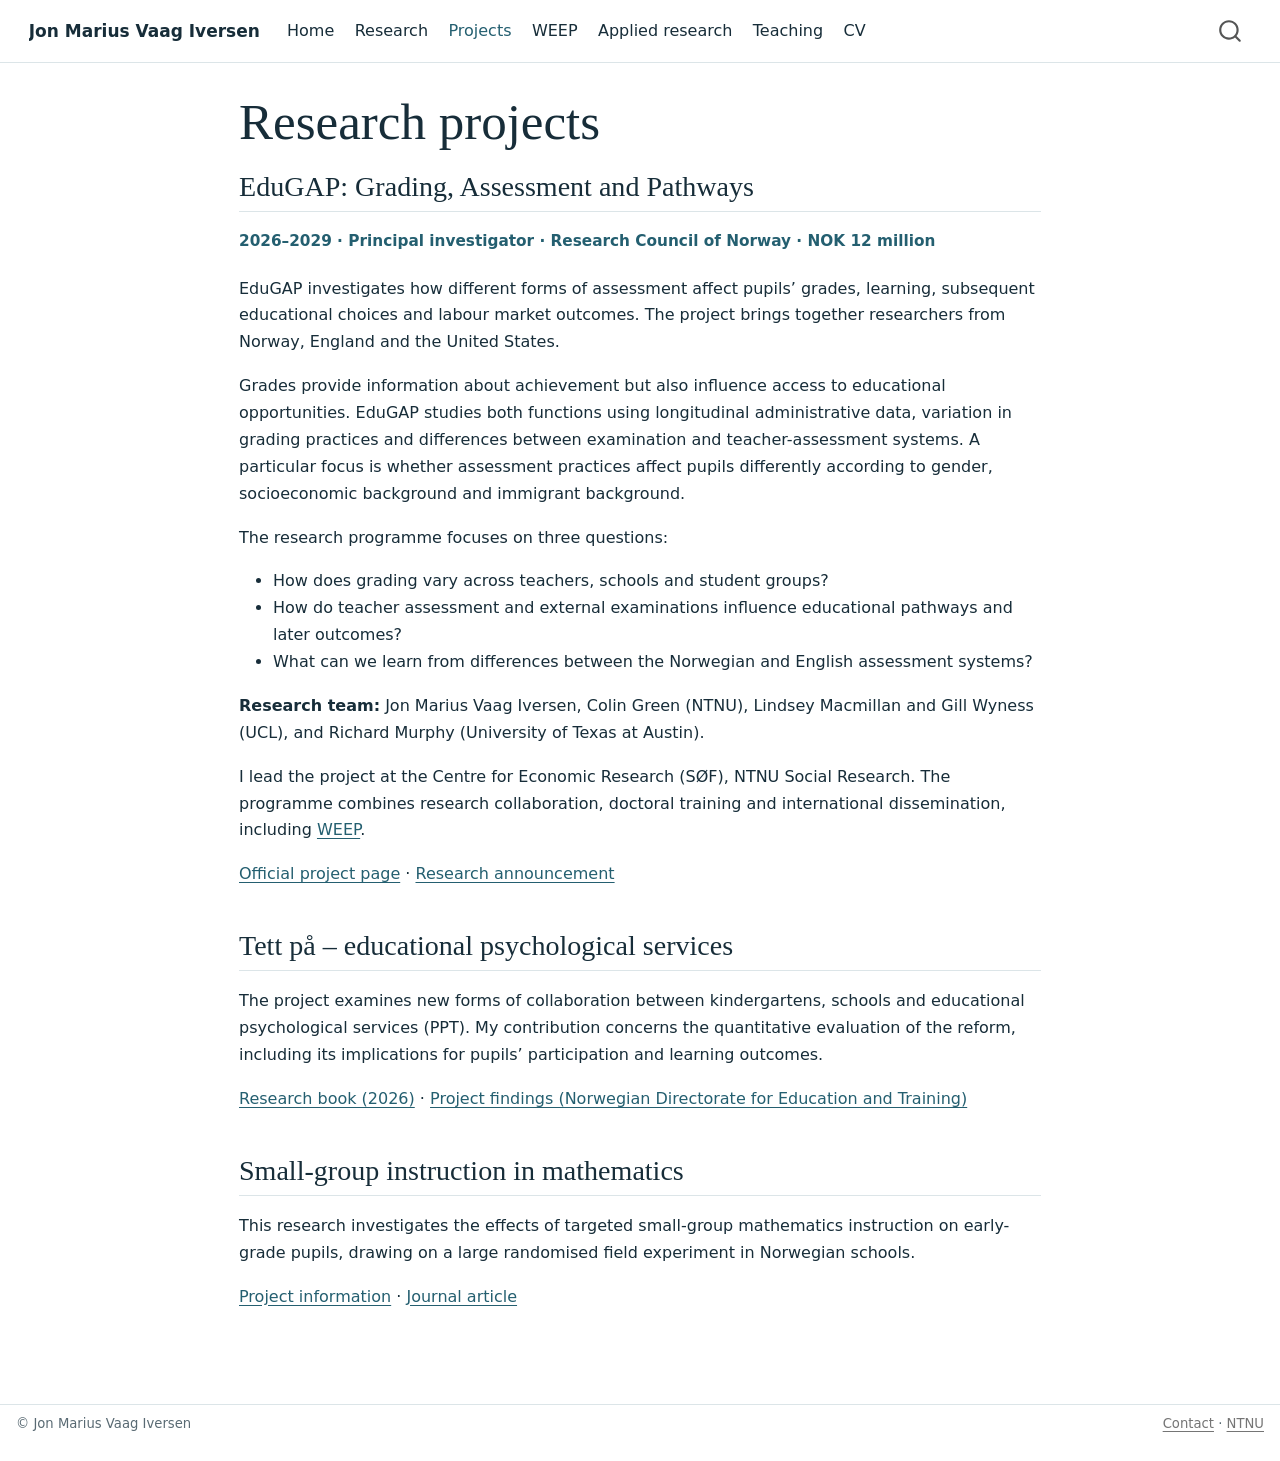
<file: projects.html>
<!DOCTYPE html>
<html xmlns="http://www.w3.org/1999/xhtml" lang="en" xml:lang="en"><head>

<meta charset="utf-8">
<meta name="generator" content="quarto-1.11.9">

<meta name="viewport" content="width=device-width, initial-scale=1.0, user-scalable=yes">

<meta name="description" content="Research projects led by or involving Jon Marius Vaag Iversen, including EduGAP: Grading, Assessment and Pathways.">

<title>Research projects – Jon Marius Vaag Iversen</title>
<style>
/* Default styles provided by pandoc.
** See https://pandoc.org/MANUAL.html#variables-for-html for config info.
*/
span.smallcaps{font-variant: small-caps;}
div.columns{display: flex; gap: 1.5em;}
div.column{flex: auto;}
@media screen {
div.columns{gap: min(4vw, 1.5em);}
div.column{overflow-x: auto;}
}
div.hanging-indent{margin-left: 1.5em; text-indent: -1.5em;}
ul.task-list{list-style: none;}
ul.task-list li input[type="checkbox"] {
  width: 0.8em;
  margin: 0 0.8em 0.2em -1em; /* quarto-specific, see https://github.com/quarto-dev/quarto-cli/issues/4556 */ 
  vertical-align: middle;
}
</style>


<script src="site_libs/quarto-nav/quarto-nav.js"></script>
<script src="site_libs/quarto-nav/headroom.min.js"></script>
<script src="site_libs/clipboard/clipboard.min.js"></script>
<script src="site_libs/quarto-search/autocomplete.umd.js"></script>
<script src="site_libs/quarto-search/fuse.min.js"></script>
<script src="site_libs/quarto-search/quarto-search.js"></script>
<meta name="quarto:offset" content="./">
<script src="site_libs/quarto-html/quarto.js" type="module"></script>
<script src="site_libs/quarto-html/tabsets/tabsets.js" type="module"></script>
<script src="site_libs/quarto-html/scrollable-regions/scrollable-regions.js" type="module"></script>
<script src="site_libs/quarto-html/popper.min.js"></script>
<script src="site_libs/quarto-html/tippy.umd.min.js"></script>
<script src="site_libs/quarto-html/anchor.min.js"></script>
<link href="site_libs/quarto-html/tippy.css" rel="stylesheet">
<link href="site_libs/quarto-html/quarto-syntax-highlighting-63b5708e65d6cd79cd7618c58d0c21e7.css" rel="stylesheet" id="quarto-text-highlighting-styles">
<script src="site_libs/bootstrap/bootstrap.min.js"></script>
<link href="site_libs/bootstrap/bootstrap-icons.css" rel="stylesheet">
<link href="site_libs/bootstrap/bootstrap-7e6692596b77f3f1d0561110cc8ee58a.min.css" rel="stylesheet" append-hash="true" id="quarto-bootstrap" data-mode="light">
<script id="quarto-search-options" type="application/json">{
  "location": "navbar",
  "copy-button": false,
  "collapse-after": 3,
  "panel-placement": "end",
  "type": "overlay",
  "limit": 50,
  "keyboard-shortcut": [
    "f",
    "/",
    "s"
  ],
  "show-item-context": false,
  "language": {
    "search-no-results-text": "No results",
    "search-matching-documents-text": "matching documents",
    "search-copy-link-title": "Copy link to search",
    "search-hide-matches-text": "Hide additional matches",
    "search-more-match-text": "more match in this document",
    "search-more-matches-text": "more matches in this document",
    "search-clear-button-title": "Clear",
    "search-text-placeholder": "",
    "search-detached-cancel-button-title": "Cancel",
    "search-submit-button-title": "Submit",
    "search-label": "Search"
  }
}</script>


<link rel="stylesheet" href="styles.css">
<meta property="og:title" content="Research projects – Jon Marius Vaag Iversen">
<meta property="og:description" content="Research projects led by or involving Jon Marius Vaag Iversen, including EduGAP: Grading, Assessment and Pathways.">
<meta property="og:image" content="https://jonmariusvaagiversen.no/assets/portrait.jpg">
<meta property="og:site_name" content="Jon Marius Vaag Iversen">
<meta property="og:image:alt" content="Jon Marius Vaag Iversen">
<meta property="og:image:height" content="397">
<meta property="og:image:width" content="397">
<meta name="twitter:title" content="Research projects – Jon Marius Vaag Iversen">
<meta name="twitter:description" content="Research projects led by or involving Jon Marius Vaag Iversen, including EduGAP: Grading, Assessment and Pathways.">
<meta name="twitter:image" content="https://jonmariusvaagiversen.no/assets/portrait.jpg">
<meta name="twitter:image:alt" content="Jon Marius Vaag Iversen">
<meta name="twitter:card" content="summary_large_image">
</head>

<body class="nav-fixed fullcontent quarto-light"><a id="quarto-skip-link" class="visually-hidden-focusable" href="#quarto-document-content">Skip to main content</a>

<div id="quarto-search-results"></div>
  <header id="quarto-header" class="headroom fixed-top">
    <nav class="navbar navbar-expand-lg " data-bs-theme="dark" aria-label="Site">
      <div class="navbar-container container-fluid">
      <div class="navbar-brand-container mx-auto">
    <a class="navbar-brand" href="./index.html">
    <span class="navbar-title">Jon Marius Vaag Iversen</span>
    </a>
  </div>
          <button class="navbar-toggler" type="button" data-bs-toggle="collapse" data-bs-target="#navbarCollapse" aria-controls="navbarCollapse" aria-expanded="false" aria-label="Toggle navigation" onclick="if (window.quartoToggleHeadroom) { window.quartoToggleHeadroom(); }">
  <span class="navbar-toggler-icon"></span>
</button>
          <div class="collapse navbar-collapse" id="navbarCollapse">
            <ul class="navbar-nav navbar-nav-scroll me-auto">
  <li class="nav-item">
    <a class="nav-link" href="./index.html"> 
<span class="menu-text">Home</span></a>
  </li>  
  <li class="nav-item">
    <a class="nav-link" href="./research.html"> 
<span class="menu-text">Research</span></a>
  </li>  
  <li class="nav-item">
    <a class="nav-link active" href="./projects.html" aria-current="page"> 
<span class="menu-text">Projects</span></a>
  </li>  
  <li class="nav-item">
    <a class="nav-link" href="./weep.html"> 
<span class="menu-text">WEEP</span></a>
  </li>  
  <li class="nav-item">
    <a class="nav-link" href="./applied-research.html"> 
<span class="menu-text">Applied research</span></a>
  </li>  
  <li class="nav-item">
    <a class="nav-link" href="./teaching.html"> 
<span class="menu-text">Teaching</span></a>
  </li>  
  <li class="nav-item">
    <a class="nav-link" href="./cv.html"> 
<span class="menu-text">CV</span></a>
  </li>  
</ul>
          </div> <!-- /navcollapse -->
            <div class="quarto-navbar-tools">
</div>
            <div id="quarto-search" class="" title="Search"></div>
      </div> <!-- /container-fluid -->
    </nav>
</header>
<!-- content -->
<div id="quarto-content" class="quarto-container page-columns page-rows-contents page-layout-article page-navbar">
<!-- sidebar -->
<!-- margin-sidebar -->
    
<!-- main -->
<main class="content" id="quarto-document-content" tabindex="-1">

<header id="title-block-header" class="quarto-title-block default">
<div class="quarto-title">
<h1 class="title">Research projects</h1>
</div>

<div>
  <div class="description">
    Research projects led by or involving Jon Marius Vaag Iversen, including EduGAP: Grading, Assessment and Pathways.
  </div>
</div>


<div class="quarto-title-meta">

    
  
    
  </div>
  


</header>


<section id="edugap-grading-assessment-and-pathways" class="level2">
<h2 class="anchored" data-anchor-id="edugap-grading-assessment-and-pathways">EduGAP: Grading, Assessment and Pathways</h2>
<div class="project-meta">
<p>2026–2029 · Principal investigator · Research Council of Norway · NOK 12 million</p>
</div>
<p>EduGAP investigates how different forms of assessment affect pupils’ grades, learning, subsequent educational choices and labour market outcomes. The project brings together researchers from Norway, England and the United States.</p>
<p>Grades provide information about achievement but also influence access to educational opportunities. EduGAP studies both functions using longitudinal administrative data, variation in grading practices and differences between examination and teacher-assessment systems. A particular focus is whether assessment practices affect pupils differently according to gender, socioeconomic background and immigrant background.</p>
<p>The research programme focuses on three questions:</p>
<ul>
<li>How does grading vary across teachers, schools and student groups?</li>
<li>How do teacher assessment and external examinations influence educational pathways and later outcomes?</li>
<li>What can we learn from differences between the Norwegian and English assessment systems?</li>
</ul>
<p><strong>Research team:</strong> Jon Marius Vaag Iversen, Colin Green (NTNU), Lindsey Macmillan and Gill Wyness (UCL), and Richard Murphy (University of Texas at Austin).</p>
<p>I lead the project at the Centre for Economic Research (SØF), NTNU Social Research. The programme combines research collaboration, doctoral training and international dissemination, including <a href="./weep.html">WEEP</a>.</p>
<p><a href="https://samforsk.no/prosjekter/edugap">Official project page</a> · <a href="https://samforsk.no/nyheter/skal-forske-pa-hvordan-ulike-vurderingsformer-pavirker-elevers-karakterer-utdannings-og-yrkesvalg">Research announcement</a></p>
</section>
<section id="tett-på-educational-psychological-services" class="level2">
<h2 class="anchored" data-anchor-id="tett-på-educational-psychological-services">Tett på – educational psychological services</h2>
<p>The project examines new forms of collaboration between kindergartens, schools and educational psychological services (PPT). My contribution concerns the quantitative evaluation of the reform, including its implications for pupils’ participation and learning outcomes.</p>
<p><a href="https://www.universitetsforlaget.no/tett-pa">Research book (2026)</a> · <a href="https://www.udir.no/tall-og-forskning/finn-forskning/rapporter/2026/ppt-tettere-barnehage-og-skole-bedre-stotte/">Project findings (Norwegian Directorate for Education and Training)</a></p>
</section>
<section id="small-group-instruction-in-mathematics" class="level2">
<h2 class="anchored" data-anchor-id="small-group-instruction-in-mathematics">Small-group instruction in mathematics</h2>
<p>This research investigates the effects of targeted small-group mathematics instruction on early-grade pupils, drawing on a large randomised field experiment in Norwegian schools.</p>
<p><a href="https://www.nifu.no/prosjekter/11-prosjektet/">Project information</a> · <a href="https://doi.org/10.1016/j.jpubeco.2022.104765">Journal article</a></p>


</section>

</main> <!-- /main -->
<script id="quarto-html-after-body" type="application/javascript">
  window.document.addEventListener("DOMContentLoaded", function (event) {
    const icon = "";
    const anchorJS = new window.AnchorJS();
    anchorJS.options = {
      placement: 'right',
      icon: icon
    };
    anchorJS.add('.anchored');
    const isCodeAnnotation = (el) => {
      for (const clz of el.classList) {
        if (clz.startsWith('code-annotation-')) {                     
          return true;
        }
      }
      return false;
    }
    const onCopySuccess = function(e) {
      // button target
      const button = e.trigger;
      // don't keep focus
      button.blur();
      // flash "checked"
      button.classList.add('code-copy-button-checked');
      var currentTitle = button.getAttribute("title");
      button.setAttribute("title", "Copied!");
      let tooltip;
      if (window.bootstrap) {
        button.setAttribute("data-bs-toggle", "tooltip");
        button.setAttribute("data-bs-placement", "left");
        button.setAttribute("data-bs-title", "Copied!");
        tooltip = new bootstrap.Tooltip(button, 
          { trigger: "manual", 
            customClass: "code-copy-button-tooltip",
            offset: [0, -8]});
        tooltip.show();    
      }
      setTimeout(function() {
        if (tooltip) {
          tooltip.hide();
          button.removeAttribute("data-bs-title");
          button.removeAttribute("data-bs-toggle");
          button.removeAttribute("data-bs-placement");
        }
        button.setAttribute("title", currentTitle);
        button.classList.remove('code-copy-button-checked');
      }, 1000);
      // clear code selection
      e.clearSelection();
    }
    const getTextToCopy = function(trigger) {
      const outerScaffold = trigger.parentElement.cloneNode(true);
      const codeEl = outerScaffold.querySelector('code');
      for (const childEl of codeEl.children) {
        if (isCodeAnnotation(childEl)) {
          childEl.remove();
        }
      }
      return codeEl.innerText;
    }
    const clipboard = new window.ClipboardJS('.code-copy-button:not([data-in-quarto-modal])', {
      text: getTextToCopy
    });
    clipboard.on('success', onCopySuccess);
    if (window.document.getElementById('quarto-embedded-source-code-modal')) {
      const clipboardModal = new window.ClipboardJS('.code-copy-button[data-in-quarto-modal]', {
        text: getTextToCopy,
        container: window.document.getElementById('quarto-embedded-source-code-modal')
      });
      clipboardModal.on('success', onCopySuccess);
    }
      var localhostRegex = new RegExp(/^(?:http|https):\/\/localhost\:?[0-9]*\//);
      var mailtoRegex = new RegExp(/^mailto:/);
        var filterRegex = new RegExp("https:\/\/jonmariusvaagiversen\.no");
      const newWindowLabel = "(opens in a new tab)";
      const newWindowNoteId = "quarto-ext-newwindow-label";
      // Links reference one hidden label through aria-describedby, so the
      // announcement never changes their accessible name.
      var describeNewWindow = (link) => {
        if (!window.document.getElementById(newWindowNoteId)) {
          var newWindowNote = window.document.createElement("span");
          newWindowNote.id = newWindowNoteId;
          newWindowNote.hidden = true;
          newWindowNote.textContent = newWindowLabel;
          window.document.body.appendChild(newWindowNote);
        }
        var describedBy = (link.getAttribute("aria-describedby") || "").split(/\s+/).filter(Boolean);
        if (!describedBy.includes(newWindowNoteId)) {
          describedBy.push(newWindowNoteId);
          link.setAttribute("aria-describedby", describedBy.join(" "));
        }
      }
      var isInternal = (href) => {
          return filterRegex.test(href) || localhostRegex.test(href) || mailtoRegex.test(href);
      }
      // Inspect non-navigation links and adorn them if external
      window.quartoDecorateExternalLinks = function (root) {
     var links = (root || window.document).querySelectorAll('a[href]:not(.nav-link):not(.navbar-brand):not(.toc-action):not(.sidebar-link):not(.sidebar-item-toggle):not(.pagination-link):not(.no-external):not([aria-hidden]):not(.dropdown-item):not(.quarto-navigation-tool):not(.about-link)');
      for (var i=0; i<links.length; i++) {
        const link = links[i];
        if (!isInternal(link.href)) {
          // undo the damage that might have been done by quarto-nav.js in the case of
          // links that we want to consider external
          if (link.dataset.originalHref !== undefined) {
            link.href = link.dataset.originalHref;
          }
            // target, if specified
            link.setAttribute("target", "_blank");
            if (link.getAttribute("rel") === null) {
              link.setAttribute("rel", "noopener");
            }
            describeNewWindow(link);
          if (!link.classList.contains('no-external-icon')) {
          }
        }
      }
      };
      window.quartoDecorateExternalLinks(window.document);
    // Esc closes the popup (WCAG 1.4.13) and focus leaving both trigger and
    // popup closes it (WCAG 2.4.11); tippy handles neither for interactive popups.
    const hideOnEscAndFocusOut = {
      name: 'hideOnEscAndFocusOut',
      defaultValue: true,
      fn(instance) {
        const dismiss = () => {
          // A show scheduled by the trigger delay would otherwise reopen it
          instance.clearDelayTimeouts();
          instance.hide();
        };
        const onKeyDown = (event) => {
          if (event.key !== 'Escape') {
            return;
          }
          // Keep Esc from also reaching page handlers (e.g. reveal.js overview),
          // except an open reveal.js slide menu, which Esc should close too.
          // The menu handles keys only when its keyboard option is on.
          const menuHandlesEsc = window.Reveal?.getPlugin?.('menu')?.isOpen() &&
            window.Reveal.getConfig().menu?.keyboard !== false;
          if (!menuHandlesEsc) {
            event.stopPropagation();
          }
          if (instance.popper.contains(window.document.activeElement)) {
            // Disabled while refocusing so the focus trigger does not reopen it
            instance.disable();
            instance.reference.focus();
            instance.enable();
          }
          dismiss();
        };
        const onFocusOut = (event) => {
          const target = event.relatedTarget;
          if (target && !instance.reference.contains(target) &&
              !instance.popper.contains(target)) {
            dismiss();
          }
        };
        // On the trigger too: a click trigger (code-annotations: select) has no
        // blur handling. Attached for the instance's lifetime so leaving the
        // trigger also cancels a show still pending on the trigger delay.
        instance.reference.addEventListener('focusout', onFocusOut);
        return {
          onShow() {
            window.document.addEventListener('keydown', onKeyDown, true);
            instance.popper.addEventListener('focusout', onFocusOut);
          },
          onHide() {
            window.document.removeEventListener('keydown', onKeyDown, true);
            instance.popper.removeEventListener('focusout', onFocusOut);
          },
          onDestroy() {
            instance.reference.removeEventListener('focusout', onFocusOut);
          },
        };
      },
    };
    function tippyHover(el, contentFn, onTriggerFn, onUntriggerFn) {
      const config = {
        allowHTML: true,
        maxWidth: 500,
        delay: 100,
        arrow: false,
        appendTo: function(el) {
            return el.parentElement;
        },
        interactive: true,
        interactiveBorder: 10,
        theme: 'quarto',
        placement: 'bottom-start',
        plugins: [hideOnEscAndFocusOut],
      };
      if (contentFn) {
        config.content = contentFn;
      }
      if (onTriggerFn) {
        config.onTrigger = onTriggerFn;
      }
      if (onUntriggerFn) {
        config.onUntrigger = onUntriggerFn;
      }
      window.tippy(el, config); 
    }
    const noterefs = window.document.querySelectorAll('a[role="doc-noteref"]');
    for (var i=0; i<noterefs.length; i++) {
      const ref = noterefs[i];
      tippyHover(ref, function() {
        // use id or data attribute instead here
        let href = ref.getAttribute('data-footnote-href') || ref.getAttribute('href');
        try { href = new URL(href).hash; } catch {}
        const id = href.replace(/^#\/?/, "");
        const note = window.document.getElementById(id);
        if (note) {
          return note.innerHTML;
        } else {
          return "";
        }
      });
    }
    const xrefs = window.document.querySelectorAll('a.quarto-xref');
    const processXRef = (id, note) => {
      // Strip column container classes
      const stripColumnClz = (el) => {
        el.classList.remove("page-full", "page-columns");
        if (el.children) {
          for (const child of el.children) {
            stripColumnClz(child);
          }
        }
      }
      stripColumnClz(note)
      if (id === null || id.startsWith('sec-')) {
        // Special case sections, only their first couple elements
        const container = document.createElement("div");
        if (note.children && note.children.length > 2) {
          container.appendChild(note.children[0].cloneNode(true));
          for (let i = 1; i < note.children.length; i++) {
            const child = note.children[i];
            if (child.tagName === "P" && child.innerText === "") {
              continue;
            } else {
              container.appendChild(child.cloneNode(true));
              break;
            }
          }
          if (window.Quarto?.typesetMath) {
            window.Quarto.typesetMath(container);
          }
          return container.innerHTML
        } else {
          if (window.Quarto?.typesetMath) {
            window.Quarto.typesetMath(note);
          }
          return note.innerHTML;
        }
      } else {
        // Remove any anchor links if they are present
        const anchorLink = note.querySelector('a.anchorjs-link');
        if (anchorLink) {
          anchorLink.remove();
        }
        if (window.Quarto?.typesetMath) {
          window.Quarto.typesetMath(note);
        }
        if (note.classList.contains("callout")) {
          return note.outerHTML;
        } else {
          return note.innerHTML;
        }
      }
    }
    for (var i=0; i<xrefs.length; i++) {
      const xref = xrefs[i];
      tippyHover(xref, undefined, function(instance) {
        instance.disable();
        let url = xref.getAttribute('href');
        let hash = undefined; 
        if (url.startsWith('#')) {
          hash = url;
        } else {
          try { hash = new URL(url).hash; } catch {}
        }
        if (hash) {
          const id = hash.replace(/^#\/?/, "");
          const note = window.document.getElementById(id);
          if (note !== null) {
            try {
              const html = processXRef(id, note.cloneNode(true));
              instance.setContent(html);
            } finally {
              instance.enable();
              instance.show();
            }
          } else {
            // See if we can fetch this
            fetch(url.split('#')[0])
            .then(res => res.text())
            .then(html => {
              const parser = new DOMParser();
              const htmlDoc = parser.parseFromString(html, "text/html");
              const note = htmlDoc.getElementById(id);
              if (note !== null) {
                const html = processXRef(id, note);
                instance.setContent(html);
              } 
            }).finally(() => {
              instance.enable();
              instance.show();
            });
          }
        } else {
          // See if we can fetch a full url (with no hash to target)
          // This is a special case and we should probably do some content thinning / targeting
          fetch(url)
          .then(res => res.text())
          .then(html => {
            const parser = new DOMParser();
            const htmlDoc = parser.parseFromString(html, "text/html");
            const note = htmlDoc.querySelector('main.content');
            if (note !== null) {
              // This should only happen for chapter cross references
              // (since there is no id in the URL)
              // remove the first header
              if (note.children.length > 0 && note.children[0].tagName === "HEADER") {
                note.children[0].remove();
              }
              const html = processXRef(null, note);
              instance.setContent(html);
            } 
          }).finally(() => {
            instance.enable();
            instance.show();
          });
        }
      }, function(instance) {
      });
    }
        let selectedAnnoteEl;
        const selectorForAnnotation = ( cell, annotation) => {
          let cellAttr = 'data-code-cell="' + cell + '"';
          let lineAttr = 'data-code-annotation="' +  annotation + '"';
          const selector = 'span[' + cellAttr + '][' + lineAttr + ']';
          return selector;
        }
        const selectCodeLines = (annoteEl) => {
          const doc = window.document;
          const targetCell = annoteEl.getAttribute("data-target-cell");
          const targetAnnotation = annoteEl.getAttribute("data-target-annotation");
          const annoteSpan = window.document.querySelector(selectorForAnnotation(targetCell, targetAnnotation));
          const lines = annoteSpan.getAttribute("data-code-lines").split(",");
          const lineIds = lines.map((line) => {
            return targetCell + "-" + line;
          })
          // Each band is positioned against its own containing block, which is
          // not the offsetParent of the lines, so place it from client rects.
          const placeBand = (band, firstEl, lastEl, codeBlock) => {
            const container = band.offsetParent;
            if (container === null) {
              return;
            }
            const containerRect = container.getBoundingClientRect();
            // Reveal.js scales slides with a transform, so convert client
            // pixels back to the CSS pixels of the container.
            const scale = containerRect.height / container.offsetHeight || 1;
            const firstRect = firstEl.getBoundingClientRect();
            const lastRect = lastEl.getBoundingClientRect();
            const top = (firstRect.top - containerRect.top) / scale - container.clientTop + container.scrollTop;
            const height = (lastRect.bottom - firstRect.top) / scale;
            band.style.top = top - 2 + "px";
            band.style.height = height + 4 + "px";
            if (codeBlock) {
              // Without the copy button wrapper, the containing block is wider
              // than the code block, so span the code block explicitly.
              const blockRect = codeBlock.getBoundingClientRect();
              band.style.left = (blockRect.left - containerRect.left) / scale - container.clientLeft + container.scrollLeft + "px";
              band.style.width = blockRect.width / scale + "px";
            }
          };
          if (lineIds.length > 0) {
            const el = window.document.getElementById(lineIds[0]);
            const lastEl = window.document.getElementById(lineIds[lineIds.length - 1]);
            const parent = el.parentElement.parentElement;
            // cook up a div (if necessary) and position it
            let div = window.document.getElementById("code-annotation-line-highlight");
            if (div === null) {
              div = window.document.createElement("div");
              div.setAttribute("id", "code-annotation-line-highlight");
              div.style.position = 'absolute';
              parent.appendChild(div);
            }
            placeBand(div, el, lastEl, parent.closest("div.sourceCode") || parent);
            let gutterDiv = window.document.getElementById("code-annotation-line-highlight-gutter");
            if (gutterDiv === null) {
              gutterDiv = window.document.createElement("div");
              gutterDiv.setAttribute("id", "code-annotation-line-highlight-gutter");
              gutterDiv.style.position = 'absolute';
              const codeCell = window.document.getElementById(targetCell);
              const gutter = codeCell.querySelector('.code-annotation-gutter');
              gutter.appendChild(gutterDiv);
            }
            placeBand(gutterDiv, el, lastEl);
            selectedAnnoteEl = annoteEl;
          }
        };
        const unselectCodeLines = () => {
          const elementsIds = ["code-annotation-line-highlight", "code-annotation-line-highlight-gutter"];
          elementsIds.forEach((elId) => {
            const div = window.document.getElementById(elId);
            if (div) {
              div.remove();
            }
          });
          selectedAnnoteEl = undefined;
        };
          // Handle positioning of the toggle
      window.addEventListener(
        "resize",
        throttle(() => {
          elRect = undefined;
          if (selectedAnnoteEl) {
            selectCodeLines(selectedAnnoteEl);
          }
        }, 10)
      );
      function throttle(fn, ms) {
      let throttle = false;
      let timer;
        return (...args) => {
          if(!throttle) { // first call gets through
              fn.apply(this, args);
              throttle = true;
          } else { // all the others get throttled
              if(timer) clearTimeout(timer); // cancel #2
              timer = setTimeout(() => {
                fn.apply(this, args);
                timer = throttle = false;
              }, ms);
          }
        };
      }
        // Attach click handler to the DT
        const annoteDls = window.document.querySelectorAll('dt[data-target-cell]');
        for (const annoteDlNode of annoteDls) {
          annoteDlNode.addEventListener('click', (event) => {
            const clickedEl = event.target;
            if (clickedEl !== selectedAnnoteEl) {
              unselectCodeLines();
              const activeEl = window.document.querySelector('dt[data-target-cell].code-annotation-active');
              if (activeEl) {
                activeEl.classList.remove('code-annotation-active');
              }
              selectCodeLines(clickedEl);
              clickedEl.classList.add('code-annotation-active');
            } else {
              // Unselect the line
              unselectCodeLines();
              clickedEl.classList.remove('code-annotation-active');
            }
          });
        }
    const findCites = (el) => {
      const parentEl = el.parentElement;
      if (parentEl) {
        const cites = parentEl.dataset.cites;
        if (cites) {
          return {
            el,
            cites: cites.split(' ')
          };
        } else {
          return findCites(el.parentElement)
        }
      } else {
        return undefined;
      }
    };
    var bibliorefs = window.document.querySelectorAll('a[role="doc-biblioref"]');
    for (var i=0; i<bibliorefs.length; i++) {
      const ref = bibliorefs[i];
      const citeInfo = findCites(ref);
      if (citeInfo) {
        tippyHover(citeInfo.el, function() {
          var popup = window.document.createElement('div');
          citeInfo.cites.forEach(function(cite) {
            var citeDiv = window.document.createElement('div');
            citeDiv.classList.add('hanging-indent');
            citeDiv.classList.add('csl-entry');
            var biblioDiv = window.document.getElementById('ref-' + cite);
            if (biblioDiv) {
              citeDiv.innerHTML = biblioDiv.innerHTML;
            }
            popup.appendChild(citeDiv);
          });
          return popup.innerHTML;
        });
      }
    }
  });
  </script>
  <script type="application/javascript">
  window.quartoScrollableRegionsLabels = {"code":"Scrollable code","output":"Scrollable output"};
  </script>
</div> <!-- /content -->
<footer class="footer">
  <div class="nav-footer">
    <div class="nav-footer-left">
<p>© Jon Marius Vaag Iversen</p>
</div>   
    <div class="nav-footer-center">
      &nbsp;
    </div>
    <div class="nav-footer-right">
<p><a href="mailto:jon.iversen@ntnu.no">Contact</a> · <a href="https://www.ntnu.edu/employees/jon.iversen">NTNU</a></p>
</div>
  </div>
</footer>




</body></html>
</file>
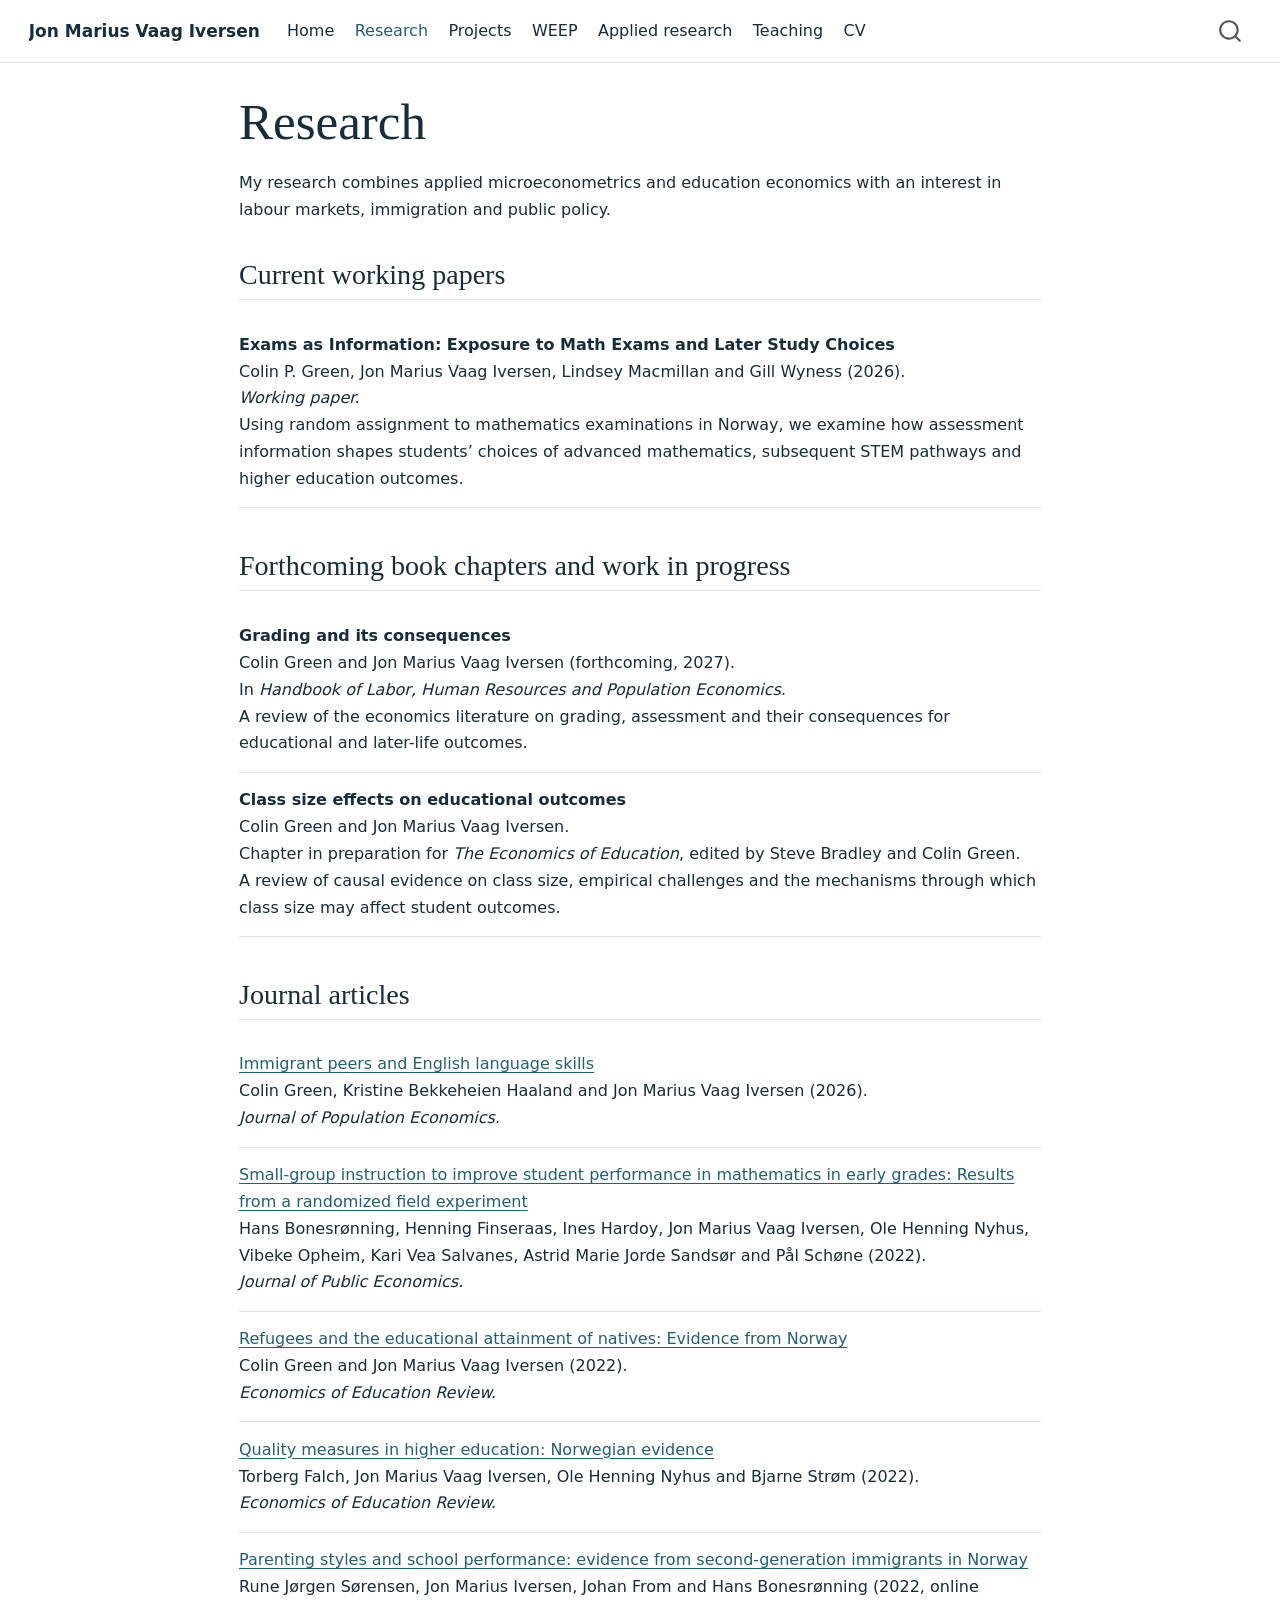
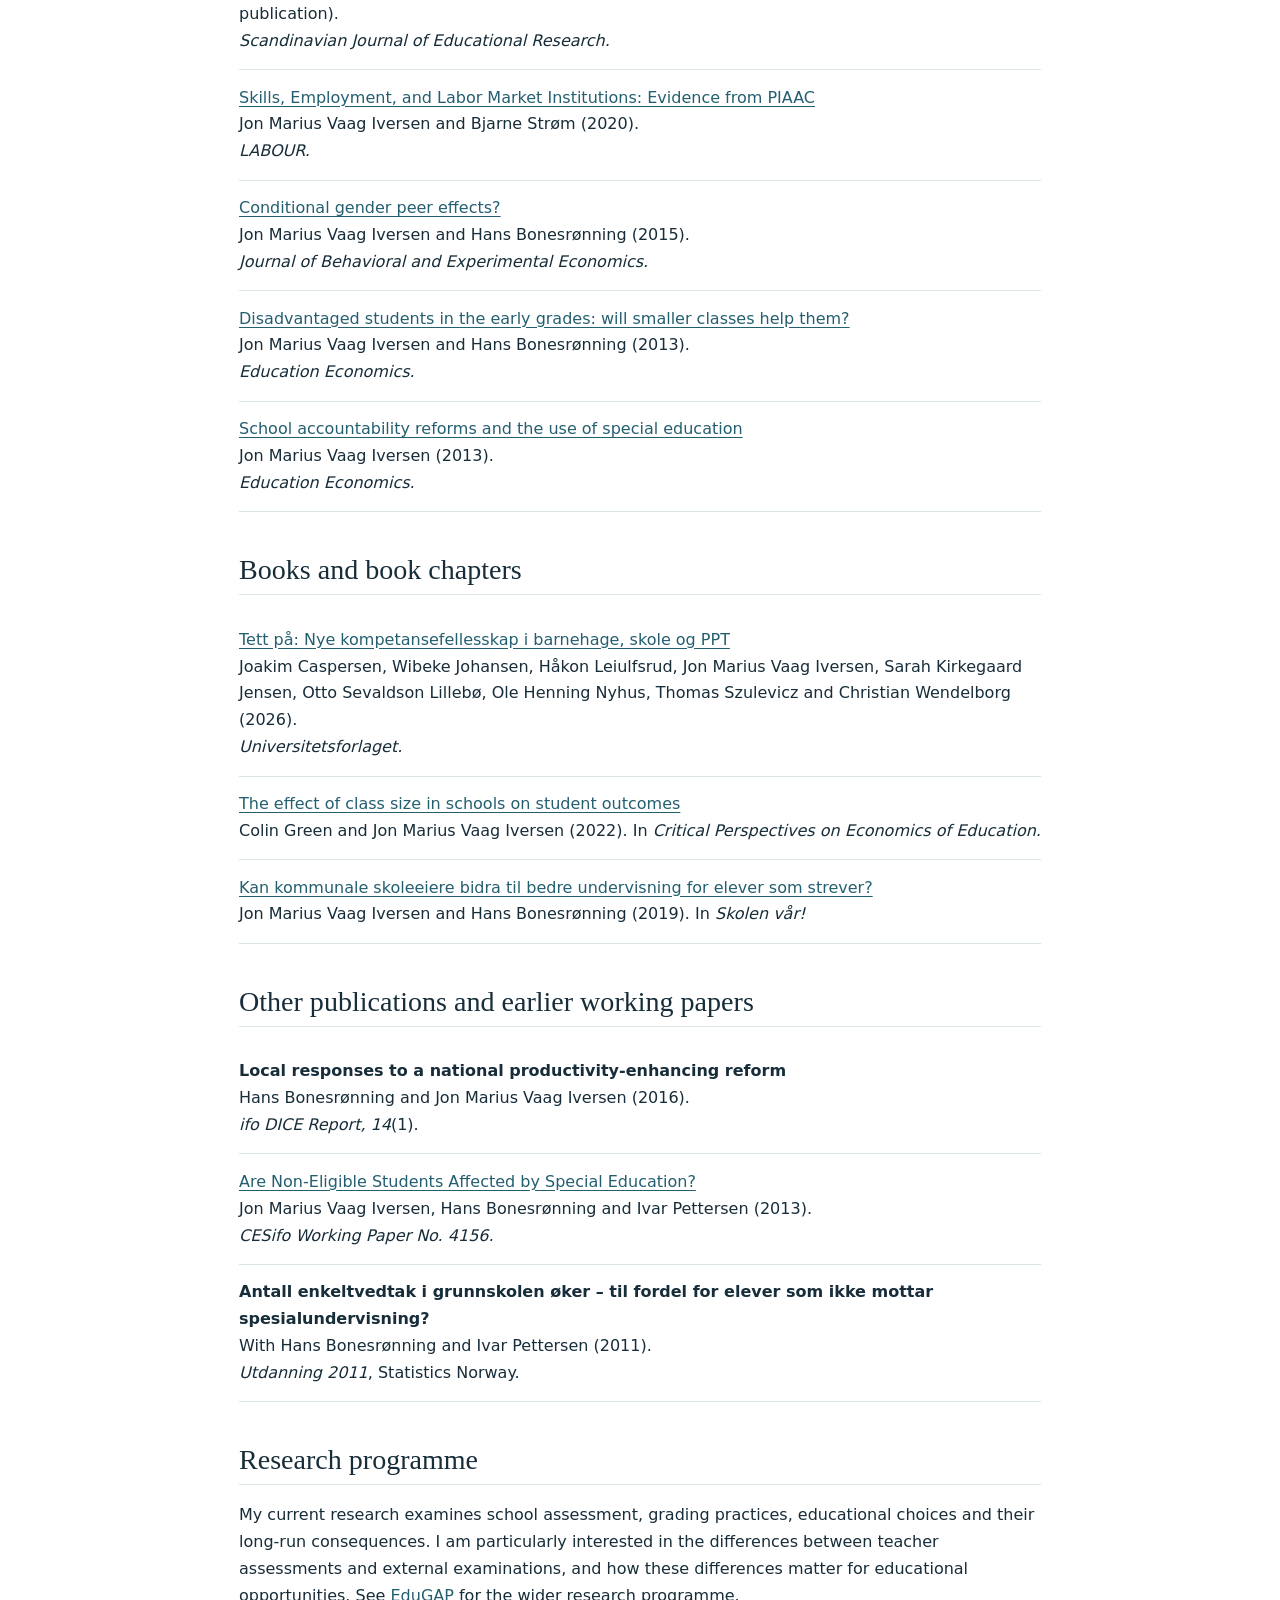
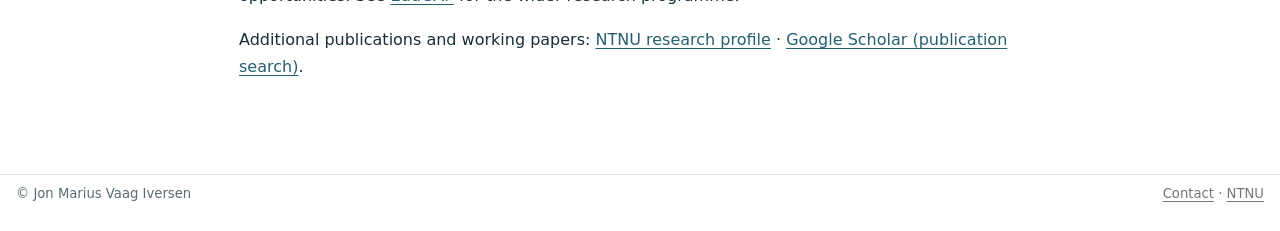
<file: research.html>
<!DOCTYPE html>
<html xmlns="http://www.w3.org/1999/xhtml" lang="en" xml:lang="en"><head>

<meta charset="utf-8">
<meta name="generator" content="quarto-1.11.9">

<meta name="viewport" content="width=device-width, initial-scale=1.0, user-scalable=yes">

<meta name="description" content="Research and academic publications by Jon Marius Vaag Iversen on education economics, grading and assessment, labour economics and applied microeconometrics.">

<title>Research – Jon Marius Vaag Iversen</title>
<style>
/* Default styles provided by pandoc.
** See https://pandoc.org/MANUAL.html#variables-for-html for config info.
*/
span.smallcaps{font-variant: small-caps;}
div.columns{display: flex; gap: 1.5em;}
div.column{flex: auto;}
@media screen {
div.columns{gap: min(4vw, 1.5em);}
div.column{overflow-x: auto;}
}
div.hanging-indent{margin-left: 1.5em; text-indent: -1.5em;}
ul.task-list{list-style: none;}
ul.task-list li input[type="checkbox"] {
  width: 0.8em;
  margin: 0 0.8em 0.2em -1em; /* quarto-specific, see https://github.com/quarto-dev/quarto-cli/issues/4556 */ 
  vertical-align: middle;
}
</style>


<script src="site_libs/quarto-nav/quarto-nav.js"></script>
<script src="site_libs/quarto-nav/headroom.min.js"></script>
<script src="site_libs/clipboard/clipboard.min.js"></script>
<script src="site_libs/quarto-search/autocomplete.umd.js"></script>
<script src="site_libs/quarto-search/fuse.min.js"></script>
<script src="site_libs/quarto-search/quarto-search.js"></script>
<meta name="quarto:offset" content="./">
<script src="site_libs/quarto-html/quarto.js" type="module"></script>
<script src="site_libs/quarto-html/tabsets/tabsets.js" type="module"></script>
<script src="site_libs/quarto-html/scrollable-regions/scrollable-regions.js" type="module"></script>
<script src="site_libs/quarto-html/popper.min.js"></script>
<script src="site_libs/quarto-html/tippy.umd.min.js"></script>
<script src="site_libs/quarto-html/anchor.min.js"></script>
<link href="site_libs/quarto-html/tippy.css" rel="stylesheet">
<link href="site_libs/quarto-html/quarto-syntax-highlighting-63b5708e65d6cd79cd7618c58d0c21e7.css" rel="stylesheet" id="quarto-text-highlighting-styles">
<script src="site_libs/bootstrap/bootstrap.min.js"></script>
<link href="site_libs/bootstrap/bootstrap-icons.css" rel="stylesheet">
<link href="site_libs/bootstrap/bootstrap-7e6692596b77f3f1d0561110cc8ee58a.min.css" rel="stylesheet" append-hash="true" id="quarto-bootstrap" data-mode="light">
<script id="quarto-search-options" type="application/json">{
  "location": "navbar",
  "copy-button": false,
  "collapse-after": 3,
  "panel-placement": "end",
  "type": "overlay",
  "limit": 50,
  "keyboard-shortcut": [
    "f",
    "/",
    "s"
  ],
  "show-item-context": false,
  "language": {
    "search-no-results-text": "No results",
    "search-matching-documents-text": "matching documents",
    "search-copy-link-title": "Copy link to search",
    "search-hide-matches-text": "Hide additional matches",
    "search-more-match-text": "more match in this document",
    "search-more-matches-text": "more matches in this document",
    "search-clear-button-title": "Clear",
    "search-text-placeholder": "",
    "search-detached-cancel-button-title": "Cancel",
    "search-submit-button-title": "Submit",
    "search-label": "Search"
  }
}</script>


<link rel="stylesheet" href="styles.css">
<meta property="og:title" content="Research – Jon Marius Vaag Iversen">
<meta property="og:description" content="Research and academic publications by Jon Marius Vaag Iversen on education economics, grading and assessment, labour economics and applied microeconometrics.">
<meta property="og:image" content="https://jonmariusvaagiversen.no/assets/portrait.jpg">
<meta property="og:site_name" content="Jon Marius Vaag Iversen">
<meta property="og:image:alt" content="Jon Marius Vaag Iversen">
<meta property="og:image:height" content="397">
<meta property="og:image:width" content="397">
<meta name="twitter:title" content="Research – Jon Marius Vaag Iversen">
<meta name="twitter:description" content="Research and academic publications by Jon Marius Vaag Iversen on education economics, grading and assessment, labour economics and applied microeconometrics.">
<meta name="twitter:image" content="https://jonmariusvaagiversen.no/assets/portrait.jpg">
<meta name="twitter:image:alt" content="Jon Marius Vaag Iversen">
<meta name="twitter:card" content="summary_large_image">
</head>

<body class="nav-fixed fullcontent quarto-light"><a id="quarto-skip-link" class="visually-hidden-focusable" href="#quarto-document-content">Skip to main content</a>

<div id="quarto-search-results"></div>
  <header id="quarto-header" class="headroom fixed-top">
    <nav class="navbar navbar-expand-lg " data-bs-theme="dark" aria-label="Site">
      <div class="navbar-container container-fluid">
      <div class="navbar-brand-container mx-auto">
    <a class="navbar-brand" href="./index.html">
    <span class="navbar-title">Jon Marius Vaag Iversen</span>
    </a>
  </div>
          <button class="navbar-toggler" type="button" data-bs-toggle="collapse" data-bs-target="#navbarCollapse" aria-controls="navbarCollapse" aria-expanded="false" aria-label="Toggle navigation" onclick="if (window.quartoToggleHeadroom) { window.quartoToggleHeadroom(); }">
  <span class="navbar-toggler-icon"></span>
</button>
          <div class="collapse navbar-collapse" id="navbarCollapse">
            <ul class="navbar-nav navbar-nav-scroll me-auto">
  <li class="nav-item">
    <a class="nav-link" href="./index.html"> 
<span class="menu-text">Home</span></a>
  </li>  
  <li class="nav-item">
    <a class="nav-link active" href="./research.html" aria-current="page"> 
<span class="menu-text">Research</span></a>
  </li>  
  <li class="nav-item">
    <a class="nav-link" href="./projects.html"> 
<span class="menu-text">Projects</span></a>
  </li>  
  <li class="nav-item">
    <a class="nav-link" href="./weep.html"> 
<span class="menu-text">WEEP</span></a>
  </li>  
  <li class="nav-item">
    <a class="nav-link" href="./applied-research.html"> 
<span class="menu-text">Applied research</span></a>
  </li>  
  <li class="nav-item">
    <a class="nav-link" href="./teaching.html"> 
<span class="menu-text">Teaching</span></a>
  </li>  
  <li class="nav-item">
    <a class="nav-link" href="./cv.html"> 
<span class="menu-text">CV</span></a>
  </li>  
</ul>
          </div> <!-- /navcollapse -->
            <div class="quarto-navbar-tools">
</div>
            <div id="quarto-search" class="" title="Search"></div>
      </div> <!-- /container-fluid -->
    </nav>
</header>
<!-- content -->
<div id="quarto-content" class="quarto-container page-columns page-rows-contents page-layout-article page-navbar">
<!-- sidebar -->
<!-- margin-sidebar -->
    
<!-- main -->
<main class="content" id="quarto-document-content" tabindex="-1">

<header id="title-block-header" class="quarto-title-block default">
<div class="quarto-title">
<h1 class="title">Research</h1>
</div>

<div>
  <div class="description">
    Research and academic publications by Jon Marius Vaag Iversen on education economics, grading and assessment, labour economics and applied microeconometrics.
  </div>
</div>


<div class="quarto-title-meta">

    
  
    
  </div>
  


</header>


<p>My research combines applied microeconometrics and education economics with an interest in labour markets, immigration and public policy.</p>
<section id="current-working-papers" class="level2">
<h2 class="anchored" data-anchor-id="current-working-papers">Current working papers</h2>
<div class="publication">
<p><strong>Exams as Information: Exposure to Math Exams and Later Study Choices</strong><br>
Colin P. Green, Jon Marius Vaag Iversen, Lindsey Macmillan and Gill Wyness (2026).<br>
<em>Working paper.</em><br>
Using random assignment to mathematics examinations in Norway, we examine how assessment information shapes students’ choices of advanced mathematics, subsequent STEM pathways and higher education outcomes.</p>
</div>
</section>
<section id="forthcoming-book-chapters-and-work-in-progress" class="level2">
<h2 class="anchored" data-anchor-id="forthcoming-book-chapters-and-work-in-progress">Forthcoming book chapters and work in progress</h2>
<div class="publication">
<p><strong>Grading and its consequences</strong><br>
Colin Green and Jon Marius Vaag Iversen (forthcoming, 2027).<br>
In <em>Handbook of Labor, Human Resources and Population Economics.</em><br>
A review of the economics literature on grading, assessment and their consequences for educational and later-life outcomes.</p>
</div>
<div class="publication">
<p><strong>Class size effects on educational outcomes</strong><br>
Colin Green and Jon Marius Vaag Iversen.<br>
Chapter in preparation for <em>The Economics of Education</em>, edited by Steve Bradley and Colin Green.<br>
A review of causal evidence on class size, empirical challenges and the mechanisms through which class size may affect student outcomes.</p>
</div>
</section>
<section id="journal-articles" class="level2">
<h2 class="anchored" data-anchor-id="journal-articles">Journal articles</h2>
<div class="publication">
<p><strong><a href="https://doi.org/10.1007/s00148-026-01153-3">Immigrant peers and English language skills</a></strong><br>
Colin Green, Kristine Bekkeheien Haaland and Jon Marius Vaag Iversen (2026).<br>
<em>Journal of Population Economics.</em></p>
</div>
<div class="publication">
<p><strong><a href="https://doi.org/10.1016/j.jpubeco.2022.104765">Small-group instruction to improve student performance in mathematics in early grades: Results from a randomized field experiment</a></strong><br>
Hans Bonesrønning, Henning Finseraas, Ines Hardoy, Jon Marius Vaag Iversen, Ole Henning Nyhus, Vibeke Opheim, Kari Vea Salvanes, Astrid Marie Jorde Sandsør and Pål Schøne (2022).<br>
<em>Journal of Public Economics.</em></p>
</div>
<div class="publication">
<p><strong><a href="https://doi.org/10.1016/j.econedurev.2022.102258">Refugees and the educational attainment of natives: Evidence from Norway</a></strong><br>
Colin Green and Jon Marius Vaag Iversen (2022).<br>
<em>Economics of Education Review.</em></p>
</div>
<div class="publication">
<p><strong><a href="https://www.sciencedirect.com/science/article/pii/S0272775722000127">Quality measures in higher education: Norwegian evidence</a></strong><br>
Torberg Falch, Jon Marius Vaag Iversen, Ole Henning Nyhus and Bjarne Strøm (2022).<br>
<em>Economics of Education Review.</em></p>
</div>
<div class="publication">
<p><strong><a href="https://doi.org/10.1080/00313831.2022.2127882">Parenting styles and school performance: evidence from second-generation immigrants in Norway</a></strong><br>
Rune Jørgen Sørensen, Jon Marius Iversen, Johan From and Hans Bonesrønning (2022, online publication).<br>
<em>Scandinavian Journal of Educational Research.</em></p>
</div>
<div class="publication">
<p><strong><a href="https://doi.org/10.1111/labr.12174">Skills, Employment, and Labor Market Institutions: Evidence from PIAAC</a></strong><br>
Jon Marius Vaag Iversen and Bjarne Strøm (2020).<br>
<em>LABOUR.</em></p>
</div>
<div class="publication">
<p><strong><a href="https://www.sciencedirect.com/science/article/abs/pii/S2214804315000051">Conditional gender peer effects?</a></strong><br>
Jon Marius Vaag Iversen and Hans Bonesrønning (2015).<br>
<em>Journal of Behavioral and Experimental Economics.</em></p>
</div>
<div class="publication">
<p><strong><a href="https://doi.org/10.1080/09645292.2011.623380">Disadvantaged students in the early grades: will smaller classes help them?</a></strong><br>
Jon Marius Vaag Iversen and Hans Bonesrønning (2013).<br>
<em>Education Economics.</em></p>
</div>
<div class="publication">
<p><strong><a href="https://doi.org/10.1080/09645292.2013.796911">School accountability reforms and the use of special education</a></strong><br>
Jon Marius Vaag Iversen (2013).<br>
<em>Education Economics.</em></p>
</div>
</section>
<section id="books-and-book-chapters" class="level2">
<h2 class="anchored" data-anchor-id="books-and-book-chapters">Books and book chapters</h2>
<div class="publication">
<p><strong><a href="https://doi.org/10.18261/9788215075204-26">Tett på: Nye kompetansefellesskap i barnehage, skole og PPT</a></strong><br>
Joakim Caspersen, Wibeke Johansen, Håkon Leiulfsrud, Jon Marius Vaag Iversen, Sarah Kirkegaard Jensen, Otto Sevaldson Lillebø, Ole Henning Nyhus, Thomas Szulevicz and Christian Wendelborg (2026).<br>
<em>Universitetsforlaget.</em></p>
</div>
<div class="publication">
<p><strong><a href="https://doi.org/10.4324/9781003100232-8">The effect of class size in schools on student outcomes</a></strong><br>
Colin Green and Jon Marius Vaag Iversen (2022). In <em>Critical Perspectives on Economics of Education.</em></p>
</div>
<div class="publication">
<p><strong><a href="https://hdl.handle.net/11250/3801659">Kan kommunale skoleeiere bidra til bedre undervisning for elever som strever?</a></strong><br>
Jon Marius Vaag Iversen and Hans Bonesrønning (2019). In <em>Skolen vår!</em></p>
</div>
</section>
<section id="other-publications-and-earlier-working-papers" class="level2">
<h2 class="anchored" data-anchor-id="other-publications-and-earlier-working-papers">Other publications and earlier working papers</h2>
<div class="publication">
<p><strong>Local responses to a national productivity-enhancing reform</strong><br>
Hans Bonesrønning and Jon Marius Vaag Iversen (2016).<br>
<em>ifo DICE Report, 14</em>(1).</p>
</div>
<div class="publication">
<p><strong><a href="https://www.ifo.de/en/cesifo/publications/2013/working-paper/are-non-eligible-students-affected-special-education">Are Non-Eligible Students Affected by Special Education?</a></strong><br>
Jon Marius Vaag Iversen, Hans Bonesrønning and Ivar Pettersen (2013).<br>
<em>CESifo Working Paper No.&nbsp;4156.</em></p>
</div>
<div class="publication">
<p><strong>Antall enkeltvedtak i grunnskolen øker – til fordel for elever som ikke mottar spesialundervisning?</strong><br>
With Hans Bonesrønning and Ivar Pettersen (2011).<br>
<em>Utdanning 2011</em>, Statistics Norway.</p>
</div>
</section>
<section id="research-programme" class="level2">
<h2 class="anchored" data-anchor-id="research-programme">Research programme</h2>
<p>My current research examines school assessment, grading practices, educational choices and their long-run consequences. I am particularly interested in the differences between teacher assessments and external examinations, and how these differences matter for educational opportunities. See <a href="./projects.html">EduGAP</a> for the wider research programme.</p>
<p>Additional publications and working papers: <a href="https://www.ntnu.edu/employees/jon.iversen">NTNU research profile</a> · <a href="https://scholar.google.com/scholar?q=author%3A%22Jon+Marius+Vaag+Iversen%22">Google Scholar (publication search)</a>.</p>


</section>

</main> <!-- /main -->
<script id="quarto-html-after-body" type="application/javascript">
  window.document.addEventListener("DOMContentLoaded", function (event) {
    const icon = "";
    const anchorJS = new window.AnchorJS();
    anchorJS.options = {
      placement: 'right',
      icon: icon
    };
    anchorJS.add('.anchored');
    const isCodeAnnotation = (el) => {
      for (const clz of el.classList) {
        if (clz.startsWith('code-annotation-')) {                     
          return true;
        }
      }
      return false;
    }
    const onCopySuccess = function(e) {
      // button target
      const button = e.trigger;
      // don't keep focus
      button.blur();
      // flash "checked"
      button.classList.add('code-copy-button-checked');
      var currentTitle = button.getAttribute("title");
      button.setAttribute("title", "Copied!");
      let tooltip;
      if (window.bootstrap) {
        button.setAttribute("data-bs-toggle", "tooltip");
        button.setAttribute("data-bs-placement", "left");
        button.setAttribute("data-bs-title", "Copied!");
        tooltip = new bootstrap.Tooltip(button, 
          { trigger: "manual", 
            customClass: "code-copy-button-tooltip",
            offset: [0, -8]});
        tooltip.show();    
      }
      setTimeout(function() {
        if (tooltip) {
          tooltip.hide();
          button.removeAttribute("data-bs-title");
          button.removeAttribute("data-bs-toggle");
          button.removeAttribute("data-bs-placement");
        }
        button.setAttribute("title", currentTitle);
        button.classList.remove('code-copy-button-checked');
      }, 1000);
      // clear code selection
      e.clearSelection();
    }
    const getTextToCopy = function(trigger) {
      const outerScaffold = trigger.parentElement.cloneNode(true);
      const codeEl = outerScaffold.querySelector('code');
      for (const childEl of codeEl.children) {
        if (isCodeAnnotation(childEl)) {
          childEl.remove();
        }
      }
      return codeEl.innerText;
    }
    const clipboard = new window.ClipboardJS('.code-copy-button:not([data-in-quarto-modal])', {
      text: getTextToCopy
    });
    clipboard.on('success', onCopySuccess);
    if (window.document.getElementById('quarto-embedded-source-code-modal')) {
      const clipboardModal = new window.ClipboardJS('.code-copy-button[data-in-quarto-modal]', {
        text: getTextToCopy,
        container: window.document.getElementById('quarto-embedded-source-code-modal')
      });
      clipboardModal.on('success', onCopySuccess);
    }
      var localhostRegex = new RegExp(/^(?:http|https):\/\/localhost\:?[0-9]*\//);
      var mailtoRegex = new RegExp(/^mailto:/);
        var filterRegex = new RegExp("https:\/\/jonmariusvaagiversen\.no");
      const newWindowLabel = "(opens in a new tab)";
      const newWindowNoteId = "quarto-ext-newwindow-label";
      // Links reference one hidden label through aria-describedby, so the
      // announcement never changes their accessible name.
      var describeNewWindow = (link) => {
        if (!window.document.getElementById(newWindowNoteId)) {
          var newWindowNote = window.document.createElement("span");
          newWindowNote.id = newWindowNoteId;
          newWindowNote.hidden = true;
          newWindowNote.textContent = newWindowLabel;
          window.document.body.appendChild(newWindowNote);
        }
        var describedBy = (link.getAttribute("aria-describedby") || "").split(/\s+/).filter(Boolean);
        if (!describedBy.includes(newWindowNoteId)) {
          describedBy.push(newWindowNoteId);
          link.setAttribute("aria-describedby", describedBy.join(" "));
        }
      }
      var isInternal = (href) => {
          return filterRegex.test(href) || localhostRegex.test(href) || mailtoRegex.test(href);
      }
      // Inspect non-navigation links and adorn them if external
      window.quartoDecorateExternalLinks = function (root) {
     var links = (root || window.document).querySelectorAll('a[href]:not(.nav-link):not(.navbar-brand):not(.toc-action):not(.sidebar-link):not(.sidebar-item-toggle):not(.pagination-link):not(.no-external):not([aria-hidden]):not(.dropdown-item):not(.quarto-navigation-tool):not(.about-link)');
      for (var i=0; i<links.length; i++) {
        const link = links[i];
        if (!isInternal(link.href)) {
          // undo the damage that might have been done by quarto-nav.js in the case of
          // links that we want to consider external
          if (link.dataset.originalHref !== undefined) {
            link.href = link.dataset.originalHref;
          }
            // target, if specified
            link.setAttribute("target", "_blank");
            if (link.getAttribute("rel") === null) {
              link.setAttribute("rel", "noopener");
            }
            describeNewWindow(link);
          if (!link.classList.contains('no-external-icon')) {
          }
        }
      }
      };
      window.quartoDecorateExternalLinks(window.document);
    // Esc closes the popup (WCAG 1.4.13) and focus leaving both trigger and
    // popup closes it (WCAG 2.4.11); tippy handles neither for interactive popups.
    const hideOnEscAndFocusOut = {
      name: 'hideOnEscAndFocusOut',
      defaultValue: true,
      fn(instance) {
        const dismiss = () => {
          // A show scheduled by the trigger delay would otherwise reopen it
          instance.clearDelayTimeouts();
          instance.hide();
        };
        const onKeyDown = (event) => {
          if (event.key !== 'Escape') {
            return;
          }
          // Keep Esc from also reaching page handlers (e.g. reveal.js overview),
          // except an open reveal.js slide menu, which Esc should close too.
          // The menu handles keys only when its keyboard option is on.
          const menuHandlesEsc = window.Reveal?.getPlugin?.('menu')?.isOpen() &&
            window.Reveal.getConfig().menu?.keyboard !== false;
          if (!menuHandlesEsc) {
            event.stopPropagation();
          }
          if (instance.popper.contains(window.document.activeElement)) {
            // Disabled while refocusing so the focus trigger does not reopen it
            instance.disable();
            instance.reference.focus();
            instance.enable();
          }
          dismiss();
        };
        const onFocusOut = (event) => {
          const target = event.relatedTarget;
          if (target && !instance.reference.contains(target) &&
              !instance.popper.contains(target)) {
            dismiss();
          }
        };
        // On the trigger too: a click trigger (code-annotations: select) has no
        // blur handling. Attached for the instance's lifetime so leaving the
        // trigger also cancels a show still pending on the trigger delay.
        instance.reference.addEventListener('focusout', onFocusOut);
        return {
          onShow() {
            window.document.addEventListener('keydown', onKeyDown, true);
            instance.popper.addEventListener('focusout', onFocusOut);
          },
          onHide() {
            window.document.removeEventListener('keydown', onKeyDown, true);
            instance.popper.removeEventListener('focusout', onFocusOut);
          },
          onDestroy() {
            instance.reference.removeEventListener('focusout', onFocusOut);
          },
        };
      },
    };
    function tippyHover(el, contentFn, onTriggerFn, onUntriggerFn) {
      const config = {
        allowHTML: true,
        maxWidth: 500,
        delay: 100,
        arrow: false,
        appendTo: function(el) {
            return el.parentElement;
        },
        interactive: true,
        interactiveBorder: 10,
        theme: 'quarto',
        placement: 'bottom-start',
        plugins: [hideOnEscAndFocusOut],
      };
      if (contentFn) {
        config.content = contentFn;
      }
      if (onTriggerFn) {
        config.onTrigger = onTriggerFn;
      }
      if (onUntriggerFn) {
        config.onUntrigger = onUntriggerFn;
      }
      window.tippy(el, config); 
    }
    const noterefs = window.document.querySelectorAll('a[role="doc-noteref"]');
    for (var i=0; i<noterefs.length; i++) {
      const ref = noterefs[i];
      tippyHover(ref, function() {
        // use id or data attribute instead here
        let href = ref.getAttribute('data-footnote-href') || ref.getAttribute('href');
        try { href = new URL(href).hash; } catch {}
        const id = href.replace(/^#\/?/, "");
        const note = window.document.getElementById(id);
        if (note) {
          return note.innerHTML;
        } else {
          return "";
        }
      });
    }
    const xrefs = window.document.querySelectorAll('a.quarto-xref');
    const processXRef = (id, note) => {
      // Strip column container classes
      const stripColumnClz = (el) => {
        el.classList.remove("page-full", "page-columns");
        if (el.children) {
          for (const child of el.children) {
            stripColumnClz(child);
          }
        }
      }
      stripColumnClz(note)
      if (id === null || id.startsWith('sec-')) {
        // Special case sections, only their first couple elements
        const container = document.createElement("div");
        if (note.children && note.children.length > 2) {
          container.appendChild(note.children[0].cloneNode(true));
          for (let i = 1; i < note.children.length; i++) {
            const child = note.children[i];
            if (child.tagName === "P" && child.innerText === "") {
              continue;
            } else {
              container.appendChild(child.cloneNode(true));
              break;
            }
          }
          if (window.Quarto?.typesetMath) {
            window.Quarto.typesetMath(container);
          }
          return container.innerHTML
        } else {
          if (window.Quarto?.typesetMath) {
            window.Quarto.typesetMath(note);
          }
          return note.innerHTML;
        }
      } else {
        // Remove any anchor links if they are present
        const anchorLink = note.querySelector('a.anchorjs-link');
        if (anchorLink) {
          anchorLink.remove();
        }
        if (window.Quarto?.typesetMath) {
          window.Quarto.typesetMath(note);
        }
        if (note.classList.contains("callout")) {
          return note.outerHTML;
        } else {
          return note.innerHTML;
        }
      }
    }
    for (var i=0; i<xrefs.length; i++) {
      const xref = xrefs[i];
      tippyHover(xref, undefined, function(instance) {
        instance.disable();
        let url = xref.getAttribute('href');
        let hash = undefined; 
        if (url.startsWith('#')) {
          hash = url;
        } else {
          try { hash = new URL(url).hash; } catch {}
        }
        if (hash) {
          const id = hash.replace(/^#\/?/, "");
          const note = window.document.getElementById(id);
          if (note !== null) {
            try {
              const html = processXRef(id, note.cloneNode(true));
              instance.setContent(html);
            } finally {
              instance.enable();
              instance.show();
            }
          } else {
            // See if we can fetch this
            fetch(url.split('#')[0])
            .then(res => res.text())
            .then(html => {
              const parser = new DOMParser();
              const htmlDoc = parser.parseFromString(html, "text/html");
              const note = htmlDoc.getElementById(id);
              if (note !== null) {
                const html = processXRef(id, note);
                instance.setContent(html);
              } 
            }).finally(() => {
              instance.enable();
              instance.show();
            });
          }
        } else {
          // See if we can fetch a full url (with no hash to target)
          // This is a special case and we should probably do some content thinning / targeting
          fetch(url)
          .then(res => res.text())
          .then(html => {
            const parser = new DOMParser();
            const htmlDoc = parser.parseFromString(html, "text/html");
            const note = htmlDoc.querySelector('main.content');
            if (note !== null) {
              // This should only happen for chapter cross references
              // (since there is no id in the URL)
              // remove the first header
              if (note.children.length > 0 && note.children[0].tagName === "HEADER") {
                note.children[0].remove();
              }
              const html = processXRef(null, note);
              instance.setContent(html);
            } 
          }).finally(() => {
            instance.enable();
            instance.show();
          });
        }
      }, function(instance) {
      });
    }
        let selectedAnnoteEl;
        const selectorForAnnotation = ( cell, annotation) => {
          let cellAttr = 'data-code-cell="' + cell + '"';
          let lineAttr = 'data-code-annotation="' +  annotation + '"';
          const selector = 'span[' + cellAttr + '][' + lineAttr + ']';
          return selector;
        }
        const selectCodeLines = (annoteEl) => {
          const doc = window.document;
          const targetCell = annoteEl.getAttribute("data-target-cell");
          const targetAnnotation = annoteEl.getAttribute("data-target-annotation");
          const annoteSpan = window.document.querySelector(selectorForAnnotation(targetCell, targetAnnotation));
          const lines = annoteSpan.getAttribute("data-code-lines").split(",");
          const lineIds = lines.map((line) => {
            return targetCell + "-" + line;
          })
          // Each band is positioned against its own containing block, which is
          // not the offsetParent of the lines, so place it from client rects.
          const placeBand = (band, firstEl, lastEl, codeBlock) => {
            const container = band.offsetParent;
            if (container === null) {
              return;
            }
            const containerRect = container.getBoundingClientRect();
            // Reveal.js scales slides with a transform, so convert client
            // pixels back to the CSS pixels of the container.
            const scale = containerRect.height / container.offsetHeight || 1;
            const firstRect = firstEl.getBoundingClientRect();
            const lastRect = lastEl.getBoundingClientRect();
            const top = (firstRect.top - containerRect.top) / scale - container.clientTop + container.scrollTop;
            const height = (lastRect.bottom - firstRect.top) / scale;
            band.style.top = top - 2 + "px";
            band.style.height = height + 4 + "px";
            if (codeBlock) {
              // Without the copy button wrapper, the containing block is wider
              // than the code block, so span the code block explicitly.
              const blockRect = codeBlock.getBoundingClientRect();
              band.style.left = (blockRect.left - containerRect.left) / scale - container.clientLeft + container.scrollLeft + "px";
              band.style.width = blockRect.width / scale + "px";
            }
          };
          if (lineIds.length > 0) {
            const el = window.document.getElementById(lineIds[0]);
            const lastEl = window.document.getElementById(lineIds[lineIds.length - 1]);
            const parent = el.parentElement.parentElement;
            // cook up a div (if necessary) and position it
            let div = window.document.getElementById("code-annotation-line-highlight");
            if (div === null) {
              div = window.document.createElement("div");
              div.setAttribute("id", "code-annotation-line-highlight");
              div.style.position = 'absolute';
              parent.appendChild(div);
            }
            placeBand(div, el, lastEl, parent.closest("div.sourceCode") || parent);
            let gutterDiv = window.document.getElementById("code-annotation-line-highlight-gutter");
            if (gutterDiv === null) {
              gutterDiv = window.document.createElement("div");
              gutterDiv.setAttribute("id", "code-annotation-line-highlight-gutter");
              gutterDiv.style.position = 'absolute';
              const codeCell = window.document.getElementById(targetCell);
              const gutter = codeCell.querySelector('.code-annotation-gutter');
              gutter.appendChild(gutterDiv);
            }
            placeBand(gutterDiv, el, lastEl);
            selectedAnnoteEl = annoteEl;
          }
        };
        const unselectCodeLines = () => {
          const elementsIds = ["code-annotation-line-highlight", "code-annotation-line-highlight-gutter"];
          elementsIds.forEach((elId) => {
            const div = window.document.getElementById(elId);
            if (div) {
              div.remove();
            }
          });
          selectedAnnoteEl = undefined;
        };
          // Handle positioning of the toggle
      window.addEventListener(
        "resize",
        throttle(() => {
          elRect = undefined;
          if (selectedAnnoteEl) {
            selectCodeLines(selectedAnnoteEl);
          }
        }, 10)
      );
      function throttle(fn, ms) {
      let throttle = false;
      let timer;
        return (...args) => {
          if(!throttle) { // first call gets through
              fn.apply(this, args);
              throttle = true;
          } else { // all the others get throttled
              if(timer) clearTimeout(timer); // cancel #2
              timer = setTimeout(() => {
                fn.apply(this, args);
                timer = throttle = false;
              }, ms);
          }
        };
      }
        // Attach click handler to the DT
        const annoteDls = window.document.querySelectorAll('dt[data-target-cell]');
        for (const annoteDlNode of annoteDls) {
          annoteDlNode.addEventListener('click', (event) => {
            const clickedEl = event.target;
            if (clickedEl !== selectedAnnoteEl) {
              unselectCodeLines();
              const activeEl = window.document.querySelector('dt[data-target-cell].code-annotation-active');
              if (activeEl) {
                activeEl.classList.remove('code-annotation-active');
              }
              selectCodeLines(clickedEl);
              clickedEl.classList.add('code-annotation-active');
            } else {
              // Unselect the line
              unselectCodeLines();
              clickedEl.classList.remove('code-annotation-active');
            }
          });
        }
    const findCites = (el) => {
      const parentEl = el.parentElement;
      if (parentEl) {
        const cites = parentEl.dataset.cites;
        if (cites) {
          return {
            el,
            cites: cites.split(' ')
          };
        } else {
          return findCites(el.parentElement)
        }
      } else {
        return undefined;
      }
    };
    var bibliorefs = window.document.querySelectorAll('a[role="doc-biblioref"]');
    for (var i=0; i<bibliorefs.length; i++) {
      const ref = bibliorefs[i];
      const citeInfo = findCites(ref);
      if (citeInfo) {
        tippyHover(citeInfo.el, function() {
          var popup = window.document.createElement('div');
          citeInfo.cites.forEach(function(cite) {
            var citeDiv = window.document.createElement('div');
            citeDiv.classList.add('hanging-indent');
            citeDiv.classList.add('csl-entry');
            var biblioDiv = window.document.getElementById('ref-' + cite);
            if (biblioDiv) {
              citeDiv.innerHTML = biblioDiv.innerHTML;
            }
            popup.appendChild(citeDiv);
          });
          return popup.innerHTML;
        });
      }
    }
  });
  </script>
  <script type="application/javascript">
  window.quartoScrollableRegionsLabels = {"code":"Scrollable code","output":"Scrollable output"};
  </script>
</div> <!-- /content -->
<footer class="footer">
  <div class="nav-footer">
    <div class="nav-footer-left">
<p>© Jon Marius Vaag Iversen</p>
</div>   
    <div class="nav-footer-center">
      &nbsp;
    </div>
    <div class="nav-footer-right">
<p><a href="mailto:jon.iversen@ntnu.no">Contact</a> · <a href="https://www.ntnu.edu/employees/jon.iversen">NTNU</a></p>
</div>
  </div>
</footer>




</body></html>
</file>
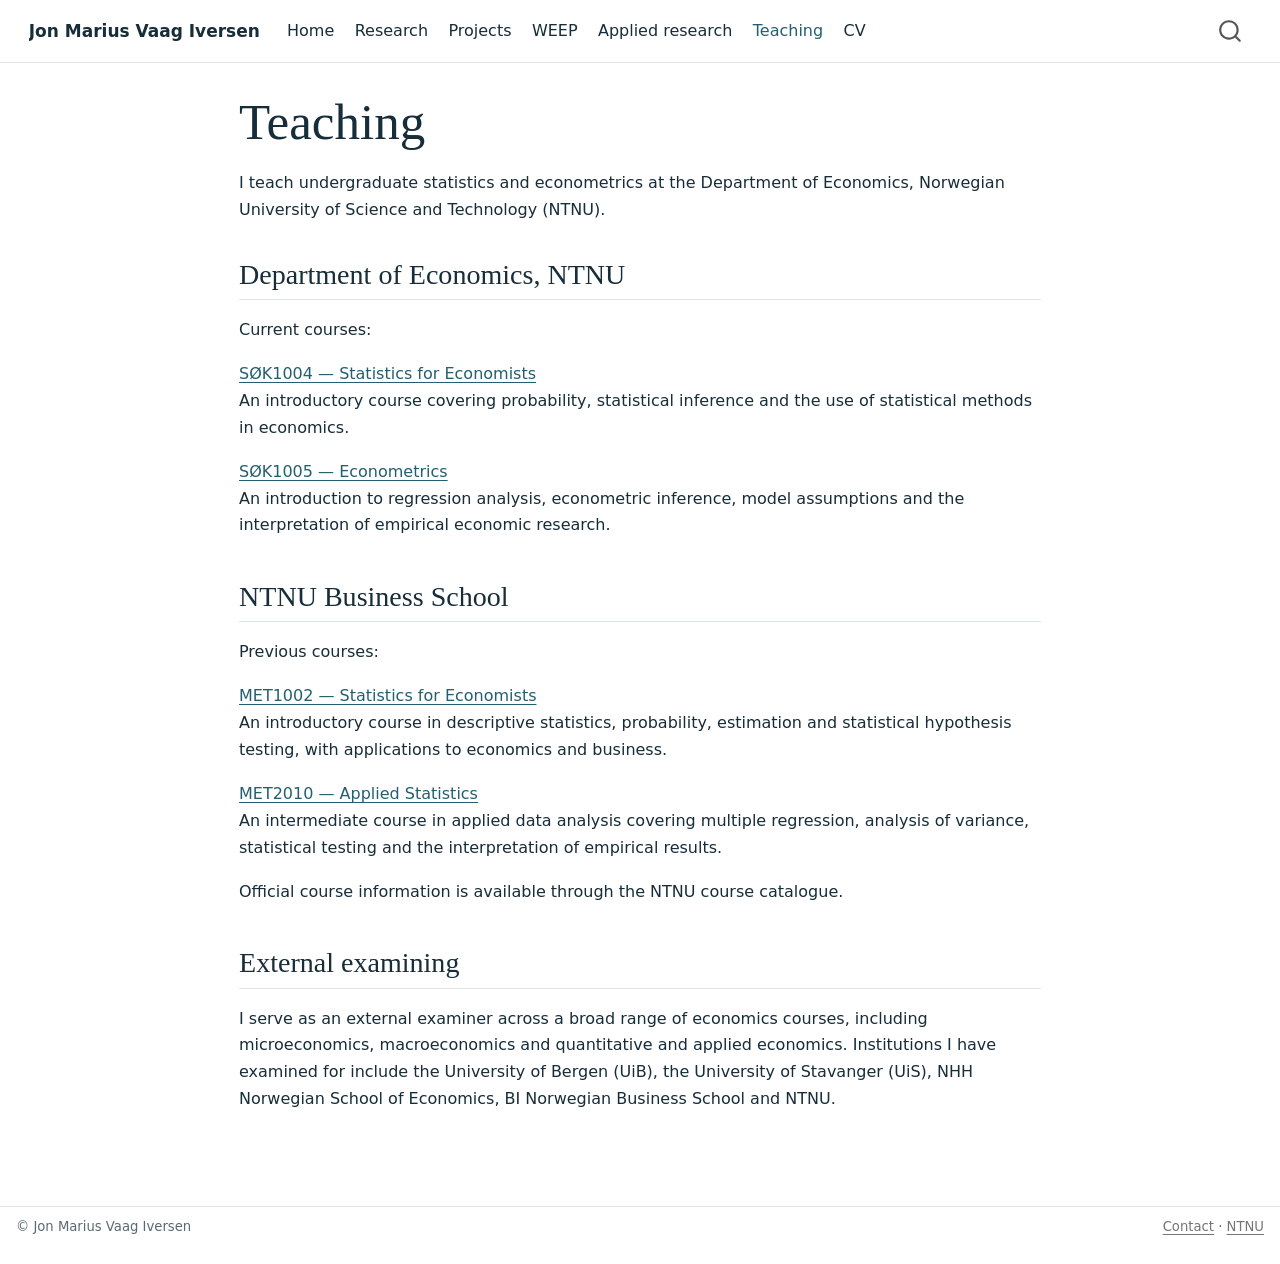
<file: teaching.html>
<!DOCTYPE html>
<html xmlns="http://www.w3.org/1999/xhtml" lang="en" xml:lang="en"><head>

<meta charset="utf-8">
<meta name="generator" content="quarto-1.11.9">

<meta name="viewport" content="width=device-width, initial-scale=1.0, user-scalable=yes">

<meta name="description" content="Teaching in statistics and econometrics and external examining by Jon Marius Vaag Iversen at NTNU and other Norwegian institutions.">

<title>Teaching – Jon Marius Vaag Iversen</title>
<style>
/* Default styles provided by pandoc.
** See https://pandoc.org/MANUAL.html#variables-for-html for config info.
*/
span.smallcaps{font-variant: small-caps;}
div.columns{display: flex; gap: 1.5em;}
div.column{flex: auto;}
@media screen {
div.columns{gap: min(4vw, 1.5em);}
div.column{overflow-x: auto;}
}
div.hanging-indent{margin-left: 1.5em; text-indent: -1.5em;}
ul.task-list{list-style: none;}
ul.task-list li input[type="checkbox"] {
  width: 0.8em;
  margin: 0 0.8em 0.2em -1em; /* quarto-specific, see https://github.com/quarto-dev/quarto-cli/issues/4556 */ 
  vertical-align: middle;
}
</style>


<script src="site_libs/quarto-nav/quarto-nav.js"></script>
<script src="site_libs/quarto-nav/headroom.min.js"></script>
<script src="site_libs/clipboard/clipboard.min.js"></script>
<script src="site_libs/quarto-search/autocomplete.umd.js"></script>
<script src="site_libs/quarto-search/fuse.min.js"></script>
<script src="site_libs/quarto-search/quarto-search.js"></script>
<meta name="quarto:offset" content="./">
<script src="site_libs/quarto-html/quarto.js" type="module"></script>
<script src="site_libs/quarto-html/tabsets/tabsets.js" type="module"></script>
<script src="site_libs/quarto-html/scrollable-regions/scrollable-regions.js" type="module"></script>
<script src="site_libs/quarto-html/popper.min.js"></script>
<script src="site_libs/quarto-html/tippy.umd.min.js"></script>
<script src="site_libs/quarto-html/anchor.min.js"></script>
<link href="site_libs/quarto-html/tippy.css" rel="stylesheet">
<link href="site_libs/quarto-html/quarto-syntax-highlighting-63b5708e65d6cd79cd7618c58d0c21e7.css" rel="stylesheet" id="quarto-text-highlighting-styles">
<script src="site_libs/bootstrap/bootstrap.min.js"></script>
<link href="site_libs/bootstrap/bootstrap-icons.css" rel="stylesheet">
<link href="site_libs/bootstrap/bootstrap-7e6692596b77f3f1d0561110cc8ee58a.min.css" rel="stylesheet" append-hash="true" id="quarto-bootstrap" data-mode="light">
<script id="quarto-search-options" type="application/json">{
  "location": "navbar",
  "copy-button": false,
  "collapse-after": 3,
  "panel-placement": "end",
  "type": "overlay",
  "limit": 50,
  "keyboard-shortcut": [
    "f",
    "/",
    "s"
  ],
  "show-item-context": false,
  "language": {
    "search-no-results-text": "No results",
    "search-matching-documents-text": "matching documents",
    "search-copy-link-title": "Copy link to search",
    "search-hide-matches-text": "Hide additional matches",
    "search-more-match-text": "more match in this document",
    "search-more-matches-text": "more matches in this document",
    "search-clear-button-title": "Clear",
    "search-text-placeholder": "",
    "search-detached-cancel-button-title": "Cancel",
    "search-submit-button-title": "Submit",
    "search-label": "Search"
  }
}</script>


<link rel="stylesheet" href="styles.css">
<meta property="og:title" content="Teaching – Jon Marius Vaag Iversen">
<meta property="og:description" content="Teaching in statistics and econometrics and external examining by Jon Marius Vaag Iversen at NTNU and other Norwegian institutions.">
<meta property="og:image" content="https://jonmariusvaagiversen.no/assets/portrait.jpg">
<meta property="og:site_name" content="Jon Marius Vaag Iversen">
<meta property="og:image:alt" content="Jon Marius Vaag Iversen">
<meta property="og:image:height" content="397">
<meta property="og:image:width" content="397">
<meta name="twitter:title" content="Teaching – Jon Marius Vaag Iversen">
<meta name="twitter:description" content="Teaching in statistics and econometrics and external examining by Jon Marius Vaag Iversen at NTNU and other Norwegian institutions.">
<meta name="twitter:image" content="https://jonmariusvaagiversen.no/assets/portrait.jpg">
<meta name="twitter:image:alt" content="Jon Marius Vaag Iversen">
<meta name="twitter:card" content="summary_large_image">
</head>

<body class="nav-fixed fullcontent quarto-light"><a id="quarto-skip-link" class="visually-hidden-focusable" href="#quarto-document-content">Skip to main content</a>

<div id="quarto-search-results"></div>
  <header id="quarto-header" class="headroom fixed-top">
    <nav class="navbar navbar-expand-lg " data-bs-theme="dark" aria-label="Site">
      <div class="navbar-container container-fluid">
      <div class="navbar-brand-container mx-auto">
    <a class="navbar-brand" href="./index.html">
    <span class="navbar-title">Jon Marius Vaag Iversen</span>
    </a>
  </div>
          <button class="navbar-toggler" type="button" data-bs-toggle="collapse" data-bs-target="#navbarCollapse" aria-controls="navbarCollapse" aria-expanded="false" aria-label="Toggle navigation" onclick="if (window.quartoToggleHeadroom) { window.quartoToggleHeadroom(); }">
  <span class="navbar-toggler-icon"></span>
</button>
          <div class="collapse navbar-collapse" id="navbarCollapse">
            <ul class="navbar-nav navbar-nav-scroll me-auto">
  <li class="nav-item">
    <a class="nav-link" href="./index.html"> 
<span class="menu-text">Home</span></a>
  </li>  
  <li class="nav-item">
    <a class="nav-link" href="./research.html"> 
<span class="menu-text">Research</span></a>
  </li>  
  <li class="nav-item">
    <a class="nav-link" href="./projects.html"> 
<span class="menu-text">Projects</span></a>
  </li>  
  <li class="nav-item">
    <a class="nav-link" href="./weep.html"> 
<span class="menu-text">WEEP</span></a>
  </li>  
  <li class="nav-item">
    <a class="nav-link" href="./applied-research.html"> 
<span class="menu-text">Applied research</span></a>
  </li>  
  <li class="nav-item">
    <a class="nav-link active" href="./teaching.html" aria-current="page"> 
<span class="menu-text">Teaching</span></a>
  </li>  
  <li class="nav-item">
    <a class="nav-link" href="./cv.html"> 
<span class="menu-text">CV</span></a>
  </li>  
</ul>
          </div> <!-- /navcollapse -->
            <div class="quarto-navbar-tools">
</div>
            <div id="quarto-search" class="" title="Search"></div>
      </div> <!-- /container-fluid -->
    </nav>
</header>
<!-- content -->
<div id="quarto-content" class="quarto-container page-columns page-rows-contents page-layout-article page-navbar">
<!-- sidebar -->
<!-- margin-sidebar -->
    
<!-- main -->
<main class="content" id="quarto-document-content" tabindex="-1">

<header id="title-block-header" class="quarto-title-block default">
<div class="quarto-title">
<h1 class="title">Teaching</h1>
</div>

<div>
  <div class="description">
    Teaching in statistics and econometrics and external examining by Jon Marius Vaag Iversen at NTNU and other Norwegian institutions.
  </div>
</div>


<div class="quarto-title-meta">

    
  
    
  </div>
  


</header>


<p>I teach undergraduate statistics and econometrics at the Department of Economics, Norwegian University of Science and Technology (NTNU).</p>
<section id="department-of-economics-ntnu" class="level2">
<h2 class="anchored" data-anchor-id="department-of-economics-ntnu">Department of Economics, NTNU</h2>
<p>Current courses:</p>
<p><strong><a href="https://www.ntnu.edu/studies/courses/S%C3%98K1004">SØK1004 — Statistics for Economists</a></strong><br>
An introductory course covering probability, statistical inference and the use of statistical methods in economics.</p>
<p><strong><a href="https://www.ntnu.edu/studies/courses/S%C3%98K1005">SØK1005 — Econometrics</a></strong><br>
An introduction to regression analysis, econometric inference, model assumptions and the interpretation of empirical economic research.</p>
</section>
<section id="ntnu-business-school" class="level2">
<h2 class="anchored" data-anchor-id="ntnu-business-school">NTNU Business School</h2>
<p>Previous courses:</p>
<p><strong><a href="https://www.ntnu.edu/studies/courses/MET1002">MET1002 — Statistics for Economists</a></strong><br>
An introductory course in descriptive statistics, probability, estimation and statistical hypothesis testing, with applications to economics and business.</p>
<p><strong><a href="https://www.ntnu.edu/studies/courses/MET2010">MET2010 — Applied Statistics</a></strong><br>
An intermediate course in applied data analysis covering multiple regression, analysis of variance, statistical testing and the interpretation of empirical results.</p>
<p>Official course information is available through the NTNU course catalogue.</p>
</section>
<section id="external-examining" class="level2">
<h2 class="anchored" data-anchor-id="external-examining">External examining</h2>
<p>I serve as an external examiner across a broad range of economics courses, including microeconomics, macroeconomics and quantitative and applied economics. Institutions I have examined for include the University of Bergen (UiB), the University of Stavanger (UiS), NHH Norwegian School of Economics, BI Norwegian Business School and NTNU.</p>


</section>

</main> <!-- /main -->
<script id="quarto-html-after-body" type="application/javascript">
  window.document.addEventListener("DOMContentLoaded", function (event) {
    const icon = "";
    const anchorJS = new window.AnchorJS();
    anchorJS.options = {
      placement: 'right',
      icon: icon
    };
    anchorJS.add('.anchored');
    const isCodeAnnotation = (el) => {
      for (const clz of el.classList) {
        if (clz.startsWith('code-annotation-')) {                     
          return true;
        }
      }
      return false;
    }
    const onCopySuccess = function(e) {
      // button target
      const button = e.trigger;
      // don't keep focus
      button.blur();
      // flash "checked"
      button.classList.add('code-copy-button-checked');
      var currentTitle = button.getAttribute("title");
      button.setAttribute("title", "Copied!");
      let tooltip;
      if (window.bootstrap) {
        button.setAttribute("data-bs-toggle", "tooltip");
        button.setAttribute("data-bs-placement", "left");
        button.setAttribute("data-bs-title", "Copied!");
        tooltip = new bootstrap.Tooltip(button, 
          { trigger: "manual", 
            customClass: "code-copy-button-tooltip",
            offset: [0, -8]});
        tooltip.show();    
      }
      setTimeout(function() {
        if (tooltip) {
          tooltip.hide();
          button.removeAttribute("data-bs-title");
          button.removeAttribute("data-bs-toggle");
          button.removeAttribute("data-bs-placement");
        }
        button.setAttribute("title", currentTitle);
        button.classList.remove('code-copy-button-checked');
      }, 1000);
      // clear code selection
      e.clearSelection();
    }
    const getTextToCopy = function(trigger) {
      const outerScaffold = trigger.parentElement.cloneNode(true);
      const codeEl = outerScaffold.querySelector('code');
      for (const childEl of codeEl.children) {
        if (isCodeAnnotation(childEl)) {
          childEl.remove();
        }
      }
      return codeEl.innerText;
    }
    const clipboard = new window.ClipboardJS('.code-copy-button:not([data-in-quarto-modal])', {
      text: getTextToCopy
    });
    clipboard.on('success', onCopySuccess);
    if (window.document.getElementById('quarto-embedded-source-code-modal')) {
      const clipboardModal = new window.ClipboardJS('.code-copy-button[data-in-quarto-modal]', {
        text: getTextToCopy,
        container: window.document.getElementById('quarto-embedded-source-code-modal')
      });
      clipboardModal.on('success', onCopySuccess);
    }
      var localhostRegex = new RegExp(/^(?:http|https):\/\/localhost\:?[0-9]*\//);
      var mailtoRegex = new RegExp(/^mailto:/);
        var filterRegex = new RegExp("https:\/\/jonmariusvaagiversen\.no");
      const newWindowLabel = "(opens in a new tab)";
      const newWindowNoteId = "quarto-ext-newwindow-label";
      // Links reference one hidden label through aria-describedby, so the
      // announcement never changes their accessible name.
      var describeNewWindow = (link) => {
        if (!window.document.getElementById(newWindowNoteId)) {
          var newWindowNote = window.document.createElement("span");
          newWindowNote.id = newWindowNoteId;
          newWindowNote.hidden = true;
          newWindowNote.textContent = newWindowLabel;
          window.document.body.appendChild(newWindowNote);
        }
        var describedBy = (link.getAttribute("aria-describedby") || "").split(/\s+/).filter(Boolean);
        if (!describedBy.includes(newWindowNoteId)) {
          describedBy.push(newWindowNoteId);
          link.setAttribute("aria-describedby", describedBy.join(" "));
        }
      }
      var isInternal = (href) => {
          return filterRegex.test(href) || localhostRegex.test(href) || mailtoRegex.test(href);
      }
      // Inspect non-navigation links and adorn them if external
      window.quartoDecorateExternalLinks = function (root) {
     var links = (root || window.document).querySelectorAll('a[href]:not(.nav-link):not(.navbar-brand):not(.toc-action):not(.sidebar-link):not(.sidebar-item-toggle):not(.pagination-link):not(.no-external):not([aria-hidden]):not(.dropdown-item):not(.quarto-navigation-tool):not(.about-link)');
      for (var i=0; i<links.length; i++) {
        const link = links[i];
        if (!isInternal(link.href)) {
          // undo the damage that might have been done by quarto-nav.js in the case of
          // links that we want to consider external
          if (link.dataset.originalHref !== undefined) {
            link.href = link.dataset.originalHref;
          }
            // target, if specified
            link.setAttribute("target", "_blank");
            if (link.getAttribute("rel") === null) {
              link.setAttribute("rel", "noopener");
            }
            describeNewWindow(link);
          if (!link.classList.contains('no-external-icon')) {
          }
        }
      }
      };
      window.quartoDecorateExternalLinks(window.document);
    // Esc closes the popup (WCAG 1.4.13) and focus leaving both trigger and
    // popup closes it (WCAG 2.4.11); tippy handles neither for interactive popups.
    const hideOnEscAndFocusOut = {
      name: 'hideOnEscAndFocusOut',
      defaultValue: true,
      fn(instance) {
        const dismiss = () => {
          // A show scheduled by the trigger delay would otherwise reopen it
          instance.clearDelayTimeouts();
          instance.hide();
        };
        const onKeyDown = (event) => {
          if (event.key !== 'Escape') {
            return;
          }
          // Keep Esc from also reaching page handlers (e.g. reveal.js overview),
          // except an open reveal.js slide menu, which Esc should close too.
          // The menu handles keys only when its keyboard option is on.
          const menuHandlesEsc = window.Reveal?.getPlugin?.('menu')?.isOpen() &&
            window.Reveal.getConfig().menu?.keyboard !== false;
          if (!menuHandlesEsc) {
            event.stopPropagation();
          }
          if (instance.popper.contains(window.document.activeElement)) {
            // Disabled while refocusing so the focus trigger does not reopen it
            instance.disable();
            instance.reference.focus();
            instance.enable();
          }
          dismiss();
        };
        const onFocusOut = (event) => {
          const target = event.relatedTarget;
          if (target && !instance.reference.contains(target) &&
              !instance.popper.contains(target)) {
            dismiss();
          }
        };
        // On the trigger too: a click trigger (code-annotations: select) has no
        // blur handling. Attached for the instance's lifetime so leaving the
        // trigger also cancels a show still pending on the trigger delay.
        instance.reference.addEventListener('focusout', onFocusOut);
        return {
          onShow() {
            window.document.addEventListener('keydown', onKeyDown, true);
            instance.popper.addEventListener('focusout', onFocusOut);
          },
          onHide() {
            window.document.removeEventListener('keydown', onKeyDown, true);
            instance.popper.removeEventListener('focusout', onFocusOut);
          },
          onDestroy() {
            instance.reference.removeEventListener('focusout', onFocusOut);
          },
        };
      },
    };
    function tippyHover(el, contentFn, onTriggerFn, onUntriggerFn) {
      const config = {
        allowHTML: true,
        maxWidth: 500,
        delay: 100,
        arrow: false,
        appendTo: function(el) {
            return el.parentElement;
        },
        interactive: true,
        interactiveBorder: 10,
        theme: 'quarto',
        placement: 'bottom-start',
        plugins: [hideOnEscAndFocusOut],
      };
      if (contentFn) {
        config.content = contentFn;
      }
      if (onTriggerFn) {
        config.onTrigger = onTriggerFn;
      }
      if (onUntriggerFn) {
        config.onUntrigger = onUntriggerFn;
      }
      window.tippy(el, config); 
    }
    const noterefs = window.document.querySelectorAll('a[role="doc-noteref"]');
    for (var i=0; i<noterefs.length; i++) {
      const ref = noterefs[i];
      tippyHover(ref, function() {
        // use id or data attribute instead here
        let href = ref.getAttribute('data-footnote-href') || ref.getAttribute('href');
        try { href = new URL(href).hash; } catch {}
        const id = href.replace(/^#\/?/, "");
        const note = window.document.getElementById(id);
        if (note) {
          return note.innerHTML;
        } else {
          return "";
        }
      });
    }
    const xrefs = window.document.querySelectorAll('a.quarto-xref');
    const processXRef = (id, note) => {
      // Strip column container classes
      const stripColumnClz = (el) => {
        el.classList.remove("page-full", "page-columns");
        if (el.children) {
          for (const child of el.children) {
            stripColumnClz(child);
          }
        }
      }
      stripColumnClz(note)
      if (id === null || id.startsWith('sec-')) {
        // Special case sections, only their first couple elements
        const container = document.createElement("div");
        if (note.children && note.children.length > 2) {
          container.appendChild(note.children[0].cloneNode(true));
          for (let i = 1; i < note.children.length; i++) {
            const child = note.children[i];
            if (child.tagName === "P" && child.innerText === "") {
              continue;
            } else {
              container.appendChild(child.cloneNode(true));
              break;
            }
          }
          if (window.Quarto?.typesetMath) {
            window.Quarto.typesetMath(container);
          }
          return container.innerHTML
        } else {
          if (window.Quarto?.typesetMath) {
            window.Quarto.typesetMath(note);
          }
          return note.innerHTML;
        }
      } else {
        // Remove any anchor links if they are present
        const anchorLink = note.querySelector('a.anchorjs-link');
        if (anchorLink) {
          anchorLink.remove();
        }
        if (window.Quarto?.typesetMath) {
          window.Quarto.typesetMath(note);
        }
        if (note.classList.contains("callout")) {
          return note.outerHTML;
        } else {
          return note.innerHTML;
        }
      }
    }
    for (var i=0; i<xrefs.length; i++) {
      const xref = xrefs[i];
      tippyHover(xref, undefined, function(instance) {
        instance.disable();
        let url = xref.getAttribute('href');
        let hash = undefined; 
        if (url.startsWith('#')) {
          hash = url;
        } else {
          try { hash = new URL(url).hash; } catch {}
        }
        if (hash) {
          const id = hash.replace(/^#\/?/, "");
          const note = window.document.getElementById(id);
          if (note !== null) {
            try {
              const html = processXRef(id, note.cloneNode(true));
              instance.setContent(html);
            } finally {
              instance.enable();
              instance.show();
            }
          } else {
            // See if we can fetch this
            fetch(url.split('#')[0])
            .then(res => res.text())
            .then(html => {
              const parser = new DOMParser();
              const htmlDoc = parser.parseFromString(html, "text/html");
              const note = htmlDoc.getElementById(id);
              if (note !== null) {
                const html = processXRef(id, note);
                instance.setContent(html);
              } 
            }).finally(() => {
              instance.enable();
              instance.show();
            });
          }
        } else {
          // See if we can fetch a full url (with no hash to target)
          // This is a special case and we should probably do some content thinning / targeting
          fetch(url)
          .then(res => res.text())
          .then(html => {
            const parser = new DOMParser();
            const htmlDoc = parser.parseFromString(html, "text/html");
            const note = htmlDoc.querySelector('main.content');
            if (note !== null) {
              // This should only happen for chapter cross references
              // (since there is no id in the URL)
              // remove the first header
              if (note.children.length > 0 && note.children[0].tagName === "HEADER") {
                note.children[0].remove();
              }
              const html = processXRef(null, note);
              instance.setContent(html);
            } 
          }).finally(() => {
            instance.enable();
            instance.show();
          });
        }
      }, function(instance) {
      });
    }
        let selectedAnnoteEl;
        const selectorForAnnotation = ( cell, annotation) => {
          let cellAttr = 'data-code-cell="' + cell + '"';
          let lineAttr = 'data-code-annotation="' +  annotation + '"';
          const selector = 'span[' + cellAttr + '][' + lineAttr + ']';
          return selector;
        }
        const selectCodeLines = (annoteEl) => {
          const doc = window.document;
          const targetCell = annoteEl.getAttribute("data-target-cell");
          const targetAnnotation = annoteEl.getAttribute("data-target-annotation");
          const annoteSpan = window.document.querySelector(selectorForAnnotation(targetCell, targetAnnotation));
          const lines = annoteSpan.getAttribute("data-code-lines").split(",");
          const lineIds = lines.map((line) => {
            return targetCell + "-" + line;
          })
          // Each band is positioned against its own containing block, which is
          // not the offsetParent of the lines, so place it from client rects.
          const placeBand = (band, firstEl, lastEl, codeBlock) => {
            const container = band.offsetParent;
            if (container === null) {
              return;
            }
            const containerRect = container.getBoundingClientRect();
            // Reveal.js scales slides with a transform, so convert client
            // pixels back to the CSS pixels of the container.
            const scale = containerRect.height / container.offsetHeight || 1;
            const firstRect = firstEl.getBoundingClientRect();
            const lastRect = lastEl.getBoundingClientRect();
            const top = (firstRect.top - containerRect.top) / scale - container.clientTop + container.scrollTop;
            const height = (lastRect.bottom - firstRect.top) / scale;
            band.style.top = top - 2 + "px";
            band.style.height = height + 4 + "px";
            if (codeBlock) {
              // Without the copy button wrapper, the containing block is wider
              // than the code block, so span the code block explicitly.
              const blockRect = codeBlock.getBoundingClientRect();
              band.style.left = (blockRect.left - containerRect.left) / scale - container.clientLeft + container.scrollLeft + "px";
              band.style.width = blockRect.width / scale + "px";
            }
          };
          if (lineIds.length > 0) {
            const el = window.document.getElementById(lineIds[0]);
            const lastEl = window.document.getElementById(lineIds[lineIds.length - 1]);
            const parent = el.parentElement.parentElement;
            // cook up a div (if necessary) and position it
            let div = window.document.getElementById("code-annotation-line-highlight");
            if (div === null) {
              div = window.document.createElement("div");
              div.setAttribute("id", "code-annotation-line-highlight");
              div.style.position = 'absolute';
              parent.appendChild(div);
            }
            placeBand(div, el, lastEl, parent.closest("div.sourceCode") || parent);
            let gutterDiv = window.document.getElementById("code-annotation-line-highlight-gutter");
            if (gutterDiv === null) {
              gutterDiv = window.document.createElement("div");
              gutterDiv.setAttribute("id", "code-annotation-line-highlight-gutter");
              gutterDiv.style.position = 'absolute';
              const codeCell = window.document.getElementById(targetCell);
              const gutter = codeCell.querySelector('.code-annotation-gutter');
              gutter.appendChild(gutterDiv);
            }
            placeBand(gutterDiv, el, lastEl);
            selectedAnnoteEl = annoteEl;
          }
        };
        const unselectCodeLines = () => {
          const elementsIds = ["code-annotation-line-highlight", "code-annotation-line-highlight-gutter"];
          elementsIds.forEach((elId) => {
            const div = window.document.getElementById(elId);
            if (div) {
              div.remove();
            }
          });
          selectedAnnoteEl = undefined;
        };
          // Handle positioning of the toggle
      window.addEventListener(
        "resize",
        throttle(() => {
          elRect = undefined;
          if (selectedAnnoteEl) {
            selectCodeLines(selectedAnnoteEl);
          }
        }, 10)
      );
      function throttle(fn, ms) {
      let throttle = false;
      let timer;
        return (...args) => {
          if(!throttle) { // first call gets through
              fn.apply(this, args);
              throttle = true;
          } else { // all the others get throttled
              if(timer) clearTimeout(timer); // cancel #2
              timer = setTimeout(() => {
                fn.apply(this, args);
                timer = throttle = false;
              }, ms);
          }
        };
      }
        // Attach click handler to the DT
        const annoteDls = window.document.querySelectorAll('dt[data-target-cell]');
        for (const annoteDlNode of annoteDls) {
          annoteDlNode.addEventListener('click', (event) => {
            const clickedEl = event.target;
            if (clickedEl !== selectedAnnoteEl) {
              unselectCodeLines();
              const activeEl = window.document.querySelector('dt[data-target-cell].code-annotation-active');
              if (activeEl) {
                activeEl.classList.remove('code-annotation-active');
              }
              selectCodeLines(clickedEl);
              clickedEl.classList.add('code-annotation-active');
            } else {
              // Unselect the line
              unselectCodeLines();
              clickedEl.classList.remove('code-annotation-active');
            }
          });
        }
    const findCites = (el) => {
      const parentEl = el.parentElement;
      if (parentEl) {
        const cites = parentEl.dataset.cites;
        if (cites) {
          return {
            el,
            cites: cites.split(' ')
          };
        } else {
          return findCites(el.parentElement)
        }
      } else {
        return undefined;
      }
    };
    var bibliorefs = window.document.querySelectorAll('a[role="doc-biblioref"]');
    for (var i=0; i<bibliorefs.length; i++) {
      const ref = bibliorefs[i];
      const citeInfo = findCites(ref);
      if (citeInfo) {
        tippyHover(citeInfo.el, function() {
          var popup = window.document.createElement('div');
          citeInfo.cites.forEach(function(cite) {
            var citeDiv = window.document.createElement('div');
            citeDiv.classList.add('hanging-indent');
            citeDiv.classList.add('csl-entry');
            var biblioDiv = window.document.getElementById('ref-' + cite);
            if (biblioDiv) {
              citeDiv.innerHTML = biblioDiv.innerHTML;
            }
            popup.appendChild(citeDiv);
          });
          return popup.innerHTML;
        });
      }
    }
  });
  </script>
  <script type="application/javascript">
  window.quartoScrollableRegionsLabels = {"code":"Scrollable code","output":"Scrollable output"};
  </script>
</div> <!-- /content -->
<footer class="footer">
  <div class="nav-footer">
    <div class="nav-footer-left">
<p>© Jon Marius Vaag Iversen</p>
</div>   
    <div class="nav-footer-center">
      &nbsp;
    </div>
    <div class="nav-footer-right">
<p><a href="mailto:jon.iversen@ntnu.no">Contact</a> · <a href="https://www.ntnu.edu/employees/jon.iversen">NTNU</a></p>
</div>
  </div>
</footer>




</body></html>
</file>
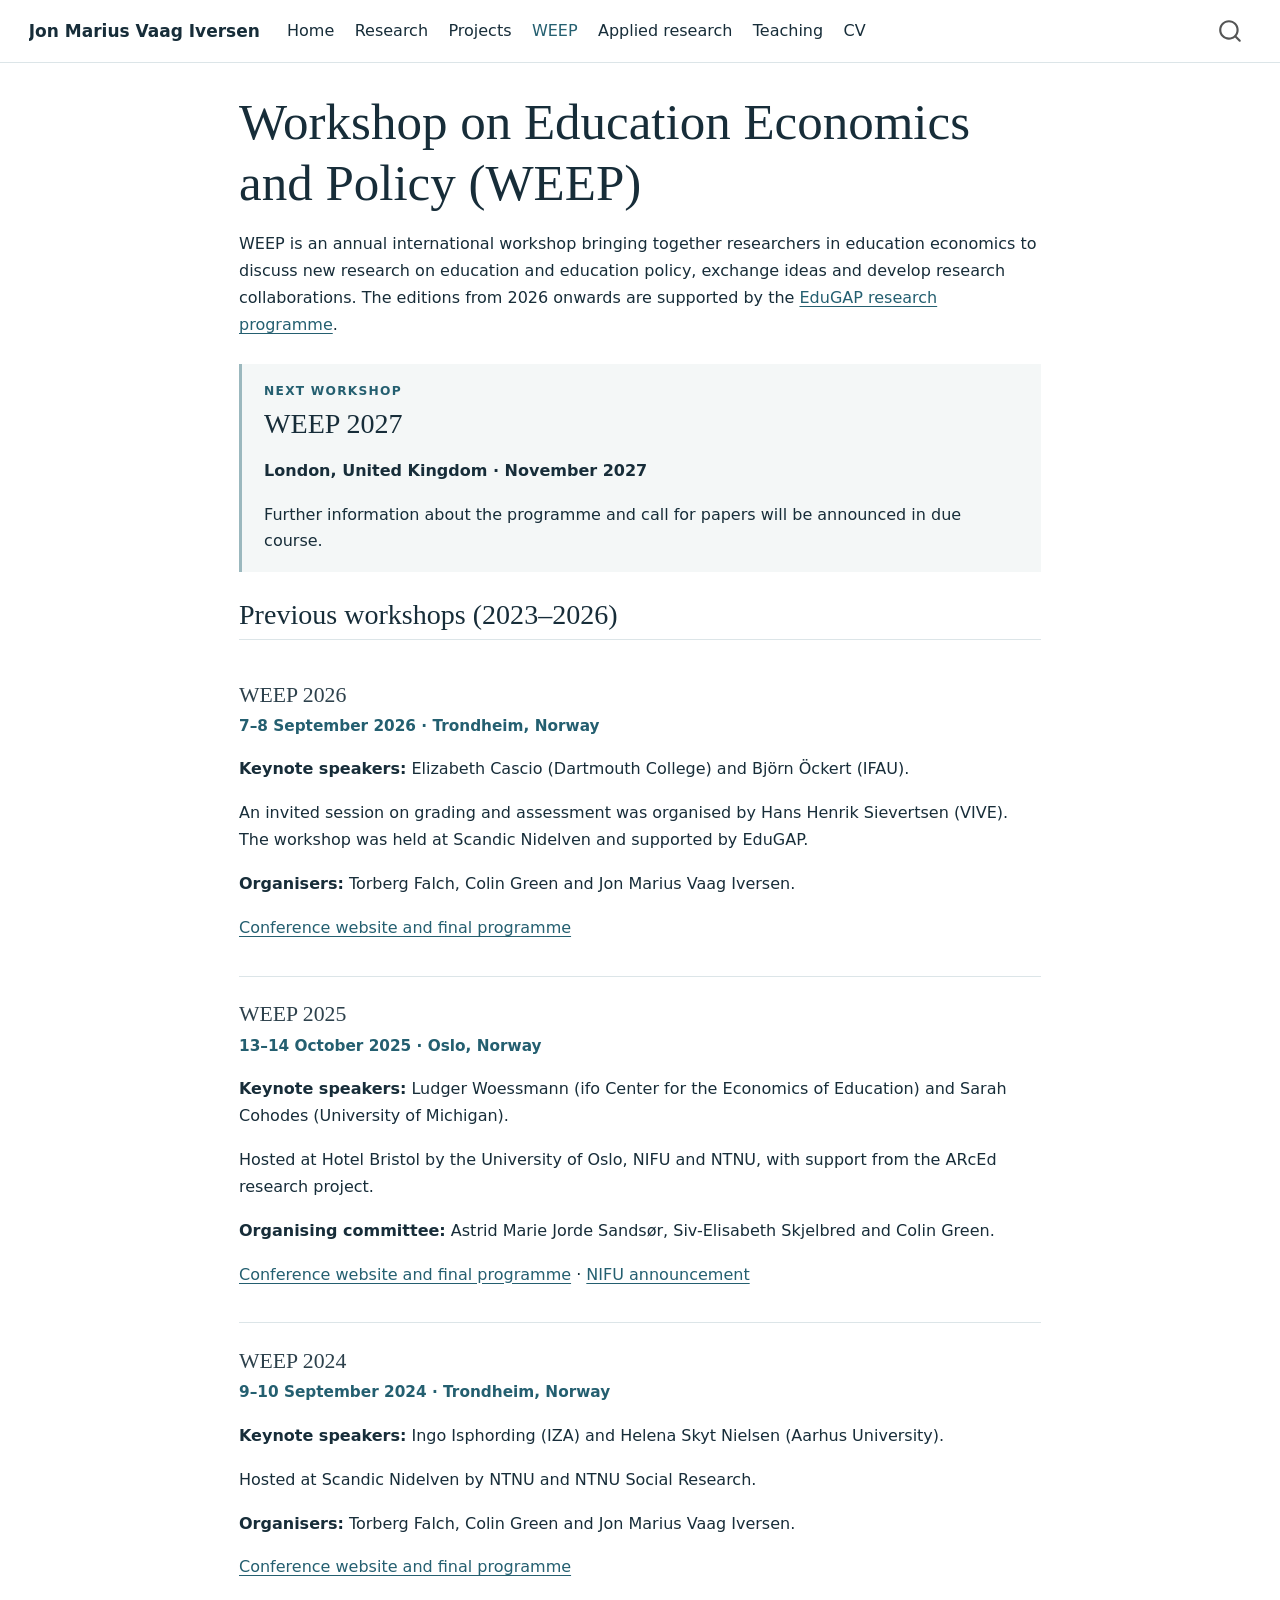
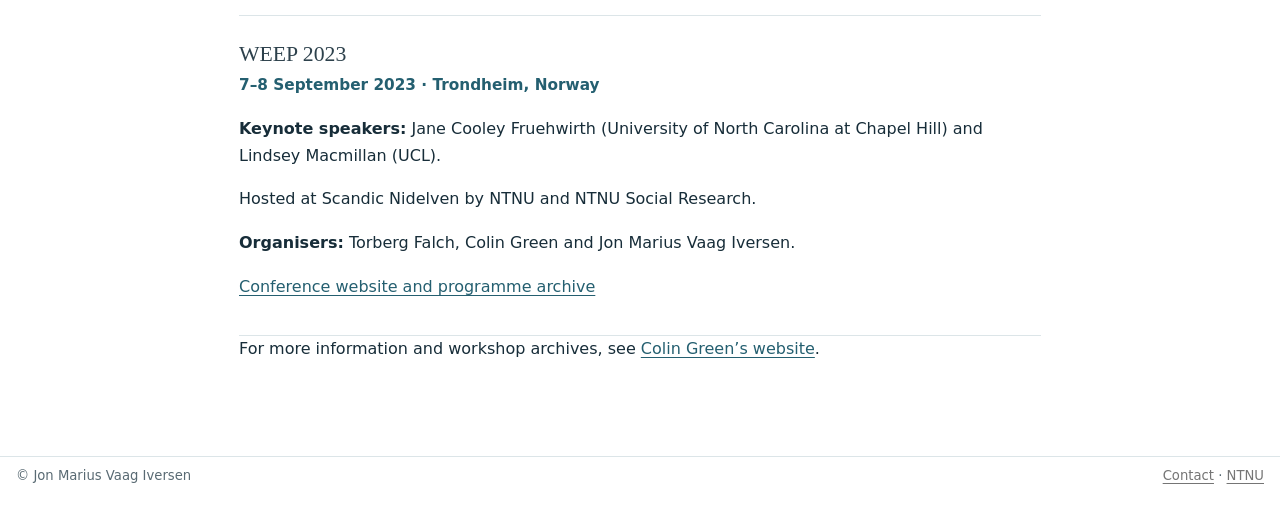
<file: weep.html>
<!DOCTYPE html>
<html xmlns="http://www.w3.org/1999/xhtml" lang="en" xml:lang="en"><head>

<meta charset="utf-8">
<meta name="generator" content="quarto-1.11.9">

<meta name="viewport" content="width=device-width, initial-scale=1.0, user-scalable=yes">

<meta name="description" content="WEEP is an annual workshop in education economics. Information on the next workshop and archives of previous meetings.">

<title>Workshop on Education Economics and Policy (WEEP) – Jon Marius Vaag Iversen</title>
<style>
/* Default styles provided by pandoc.
** See https://pandoc.org/MANUAL.html#variables-for-html for config info.
*/
span.smallcaps{font-variant: small-caps;}
div.columns{display: flex; gap: 1.5em;}
div.column{flex: auto;}
@media screen {
div.columns{gap: min(4vw, 1.5em);}
div.column{overflow-x: auto;}
}
div.hanging-indent{margin-left: 1.5em; text-indent: -1.5em;}
ul.task-list{list-style: none;}
ul.task-list li input[type="checkbox"] {
  width: 0.8em;
  margin: 0 0.8em 0.2em -1em; /* quarto-specific, see https://github.com/quarto-dev/quarto-cli/issues/4556 */ 
  vertical-align: middle;
}
</style>


<script src="site_libs/quarto-nav/quarto-nav.js"></script>
<script src="site_libs/quarto-nav/headroom.min.js"></script>
<script src="site_libs/clipboard/clipboard.min.js"></script>
<script src="site_libs/quarto-search/autocomplete.umd.js"></script>
<script src="site_libs/quarto-search/fuse.min.js"></script>
<script src="site_libs/quarto-search/quarto-search.js"></script>
<meta name="quarto:offset" content="./">
<script src="site_libs/quarto-html/quarto.js" type="module"></script>
<script src="site_libs/quarto-html/tabsets/tabsets.js" type="module"></script>
<script src="site_libs/quarto-html/scrollable-regions/scrollable-regions.js" type="module"></script>
<script src="site_libs/quarto-html/popper.min.js"></script>
<script src="site_libs/quarto-html/tippy.umd.min.js"></script>
<script src="site_libs/quarto-html/anchor.min.js"></script>
<link href="site_libs/quarto-html/tippy.css" rel="stylesheet">
<link href="site_libs/quarto-html/quarto-syntax-highlighting-63b5708e65d6cd79cd7618c58d0c21e7.css" rel="stylesheet" id="quarto-text-highlighting-styles">
<script src="site_libs/bootstrap/bootstrap.min.js"></script>
<link href="site_libs/bootstrap/bootstrap-icons.css" rel="stylesheet">
<link href="site_libs/bootstrap/bootstrap-7e6692596b77f3f1d0561110cc8ee58a.min.css" rel="stylesheet" append-hash="true" id="quarto-bootstrap" data-mode="light">
<script id="quarto-search-options" type="application/json">{
  "location": "navbar",
  "copy-button": false,
  "collapse-after": 3,
  "panel-placement": "end",
  "type": "overlay",
  "limit": 50,
  "keyboard-shortcut": [
    "f",
    "/",
    "s"
  ],
  "show-item-context": false,
  "language": {
    "search-no-results-text": "No results",
    "search-matching-documents-text": "matching documents",
    "search-copy-link-title": "Copy link to search",
    "search-hide-matches-text": "Hide additional matches",
    "search-more-match-text": "more match in this document",
    "search-more-matches-text": "more matches in this document",
    "search-clear-button-title": "Clear",
    "search-text-placeholder": "",
    "search-detached-cancel-button-title": "Cancel",
    "search-submit-button-title": "Submit",
    "search-label": "Search"
  }
}</script>


<link rel="stylesheet" href="styles.css">
<meta property="og:title" content="Workshop on Education Economics and Policy (WEEP) – Jon Marius Vaag Iversen">
<meta property="og:description" content="WEEP is an annual workshop in education economics. Information on the next workshop and archives of previous meetings.">
<meta property="og:image" content="https://jonmariusvaagiversen.no/assets/portrait.jpg">
<meta property="og:site_name" content="Jon Marius Vaag Iversen">
<meta property="og:image:alt" content="Jon Marius Vaag Iversen">
<meta property="og:image:height" content="397">
<meta property="og:image:width" content="397">
<meta name="twitter:title" content="Workshop on Education Economics and Policy (WEEP) – Jon Marius Vaag Iversen">
<meta name="twitter:description" content="WEEP is an annual workshop in education economics. Information on the next workshop and archives of previous meetings.">
<meta name="twitter:image" content="https://jonmariusvaagiversen.no/assets/portrait.jpg">
<meta name="twitter:image:alt" content="Jon Marius Vaag Iversen">
<meta name="twitter:card" content="summary_large_image">
</head>

<body class="nav-fixed fullcontent quarto-light"><a id="quarto-skip-link" class="visually-hidden-focusable" href="#quarto-document-content">Skip to main content</a>

<div id="quarto-search-results"></div>
  <header id="quarto-header" class="headroom fixed-top">
    <nav class="navbar navbar-expand-lg " data-bs-theme="dark" aria-label="Site">
      <div class="navbar-container container-fluid">
      <div class="navbar-brand-container mx-auto">
    <a class="navbar-brand" href="./index.html">
    <span class="navbar-title">Jon Marius Vaag Iversen</span>
    </a>
  </div>
          <button class="navbar-toggler" type="button" data-bs-toggle="collapse" data-bs-target="#navbarCollapse" aria-controls="navbarCollapse" aria-expanded="false" aria-label="Toggle navigation" onclick="if (window.quartoToggleHeadroom) { window.quartoToggleHeadroom(); }">
  <span class="navbar-toggler-icon"></span>
</button>
          <div class="collapse navbar-collapse" id="navbarCollapse">
            <ul class="navbar-nav navbar-nav-scroll me-auto">
  <li class="nav-item">
    <a class="nav-link" href="./index.html"> 
<span class="menu-text">Home</span></a>
  </li>  
  <li class="nav-item">
    <a class="nav-link" href="./research.html"> 
<span class="menu-text">Research</span></a>
  </li>  
  <li class="nav-item">
    <a class="nav-link" href="./projects.html"> 
<span class="menu-text">Projects</span></a>
  </li>  
  <li class="nav-item">
    <a class="nav-link active" href="./weep.html" aria-current="page"> 
<span class="menu-text">WEEP</span></a>
  </li>  
  <li class="nav-item">
    <a class="nav-link" href="./applied-research.html"> 
<span class="menu-text">Applied research</span></a>
  </li>  
  <li class="nav-item">
    <a class="nav-link" href="./teaching.html"> 
<span class="menu-text">Teaching</span></a>
  </li>  
  <li class="nav-item">
    <a class="nav-link" href="./cv.html"> 
<span class="menu-text">CV</span></a>
  </li>  
</ul>
          </div> <!-- /navcollapse -->
            <div class="quarto-navbar-tools">
</div>
            <div id="quarto-search" class="" title="Search"></div>
      </div> <!-- /container-fluid -->
    </nav>
</header>
<!-- content -->
<div id="quarto-content" class="quarto-container page-columns page-rows-contents page-layout-article page-navbar">
<!-- sidebar -->
<!-- margin-sidebar -->
    
<!-- main -->
<main class="content" id="quarto-document-content" tabindex="-1">

<header id="title-block-header" class="quarto-title-block default">
<div class="quarto-title">
<h1 class="title">Workshop on Education Economics and Policy (WEEP)</h1>
</div>

<div>
  <div class="description">
    WEEP is an annual workshop in education economics. Information on the next workshop and archives of previous meetings.
  </div>
</div>


<div class="quarto-title-meta">

    
  
    
  </div>
  


</header>


<p>WEEP is an annual international workshop bringing together researchers in education economics to discuss new research on education and education policy, exchange ideas and develop research collaborations. The editions from 2026 onwards are supported by the <a href="./projects.html">EduGAP research programme</a>.</p>
<div class="workshop-upcoming">
<div class="eyebrow">
<p>Next workshop</p>
</div>
<section id="weep-2027" class="level2">
<h2 class="anchored" data-anchor-id="weep-2027">WEEP 2027</h2>
<p><strong>London, United Kingdom · November 2027</strong></p>
<p>Further information about the programme and call for papers will be announced in due course.</p>
</section>
</div>
<section id="previous-workshops-20232026" class="level2">
<h2 class="anchored" data-anchor-id="previous-workshops-20232026">Previous workshops (2023–2026)</h2>
<section id="weep-2026" class="level3 workshop-edition">
<h3 class="anchored" data-anchor-id="weep-2026">WEEP 2026</h3>
<div class="project-meta">
<p>7–8 September 2026 · Trondheim, Norway</p>
</div>
<p><strong>Keynote speakers:</strong> Elizabeth Cascio (Dartmouth College) and Björn Öckert (IFAU).</p>
<p>An invited session on grading and assessment was organised by Hans Henrik Sievertsen (VIVE). The workshop was held at Scandic Nidelven and supported by EduGAP.</p>
<p><strong>Organisers:</strong> Torberg Falch, Colin Green and Jon Marius Vaag Iversen.</p>
<p><a href="https://sites.google.com/site/prgreenc/weep-2026">Conference website and final programme</a></p>
</section>
<section id="weep-2025" class="level3 workshop-edition">
<h3 class="anchored" data-anchor-id="weep-2025">WEEP 2025</h3>
<div class="project-meta">
<p>13–14 October 2025 · Oslo, Norway</p>
</div>
<p><strong>Keynote speakers:</strong> Ludger Woessmann (ifo Center for the Economics of Education) and Sarah Cohodes (University of Michigan).</p>
<p>Hosted at Hotel Bristol by the University of Oslo, NIFU and NTNU, with support from the ARcEd research project.</p>
<p><strong>Organising committee:</strong> Astrid Marie Jorde Sandsør, Siv-Elisabeth Skjelbred and Colin Green.</p>
<p><a href="https://sites.google.com/site/astridsandsor/weep-2025">Conference website and final programme</a> · <a href="https://www.nifu.no/nifu-medarrangor-pa-workshop-13-14-oktober-2025-workshop-education-economics-and-policy-weep/">NIFU announcement</a></p>
</section>
<section id="weep-2024" class="level3 workshop-edition">
<h3 class="anchored" data-anchor-id="weep-2024">WEEP 2024</h3>
<div class="project-meta">
<p>9–10 September 2024 · Trondheim, Norway</p>
</div>
<p><strong>Keynote speakers:</strong> Ingo Isphording (IZA) and Helena Skyt Nielsen (Aarhus University).</p>
<p>Hosted at Scandic Nidelven by NTNU and NTNU Social Research.</p>
<p><strong>Organisers:</strong> Torberg Falch, Colin Green and Jon Marius Vaag Iversen.</p>
<p><a href="https://sites.google.com/site/prgreenc/weep-2024">Conference website and final programme</a></p>
</section>
<section id="weep-2023" class="level3 workshop-edition">
<h3 class="anchored" data-anchor-id="weep-2023">WEEP 2023</h3>
<div class="project-meta">
<p>7–8 September 2023 · Trondheim, Norway</p>
</div>
<p><strong>Keynote speakers:</strong> Jane Cooley Fruehwirth (University of North Carolina at Chapel Hill) and Lindsey Macmillan (UCL).</p>
<p>Hosted at Scandic Nidelven by NTNU and NTNU Social Research.</p>
<p><strong>Organisers:</strong> Torberg Falch, Colin Green and Jon Marius Vaag Iversen.</p>
<p><a href="https://sites.google.com/site/prgreenc/Workshop">Conference website and programme archive</a></p>
</section>
<p>For more information and workshop archives, see <a href="https://sites.google.com/site/prgreenc/home">Colin Green’s website</a>.</p>


</section>

</main> <!-- /main -->
<script id="quarto-html-after-body" type="application/javascript">
  window.document.addEventListener("DOMContentLoaded", function (event) {
    const icon = "";
    const anchorJS = new window.AnchorJS();
    anchorJS.options = {
      placement: 'right',
      icon: icon
    };
    anchorJS.add('.anchored');
    const isCodeAnnotation = (el) => {
      for (const clz of el.classList) {
        if (clz.startsWith('code-annotation-')) {                     
          return true;
        }
      }
      return false;
    }
    const onCopySuccess = function(e) {
      // button target
      const button = e.trigger;
      // don't keep focus
      button.blur();
      // flash "checked"
      button.classList.add('code-copy-button-checked');
      var currentTitle = button.getAttribute("title");
      button.setAttribute("title", "Copied!");
      let tooltip;
      if (window.bootstrap) {
        button.setAttribute("data-bs-toggle", "tooltip");
        button.setAttribute("data-bs-placement", "left");
        button.setAttribute("data-bs-title", "Copied!");
        tooltip = new bootstrap.Tooltip(button, 
          { trigger: "manual", 
            customClass: "code-copy-button-tooltip",
            offset: [0, -8]});
        tooltip.show();    
      }
      setTimeout(function() {
        if (tooltip) {
          tooltip.hide();
          button.removeAttribute("data-bs-title");
          button.removeAttribute("data-bs-toggle");
          button.removeAttribute("data-bs-placement");
        }
        button.setAttribute("title", currentTitle);
        button.classList.remove('code-copy-button-checked');
      }, 1000);
      // clear code selection
      e.clearSelection();
    }
    const getTextToCopy = function(trigger) {
      const outerScaffold = trigger.parentElement.cloneNode(true);
      const codeEl = outerScaffold.querySelector('code');
      for (const childEl of codeEl.children) {
        if (isCodeAnnotation(childEl)) {
          childEl.remove();
        }
      }
      return codeEl.innerText;
    }
    const clipboard = new window.ClipboardJS('.code-copy-button:not([data-in-quarto-modal])', {
      text: getTextToCopy
    });
    clipboard.on('success', onCopySuccess);
    if (window.document.getElementById('quarto-embedded-source-code-modal')) {
      const clipboardModal = new window.ClipboardJS('.code-copy-button[data-in-quarto-modal]', {
        text: getTextToCopy,
        container: window.document.getElementById('quarto-embedded-source-code-modal')
      });
      clipboardModal.on('success', onCopySuccess);
    }
      var localhostRegex = new RegExp(/^(?:http|https):\/\/localhost\:?[0-9]*\//);
      var mailtoRegex = new RegExp(/^mailto:/);
        var filterRegex = new RegExp("https:\/\/jonmariusvaagiversen\.no");
      const newWindowLabel = "(opens in a new tab)";
      const newWindowNoteId = "quarto-ext-newwindow-label";
      // Links reference one hidden label through aria-describedby, so the
      // announcement never changes their accessible name.
      var describeNewWindow = (link) => {
        if (!window.document.getElementById(newWindowNoteId)) {
          var newWindowNote = window.document.createElement("span");
          newWindowNote.id = newWindowNoteId;
          newWindowNote.hidden = true;
          newWindowNote.textContent = newWindowLabel;
          window.document.body.appendChild(newWindowNote);
        }
        var describedBy = (link.getAttribute("aria-describedby") || "").split(/\s+/).filter(Boolean);
        if (!describedBy.includes(newWindowNoteId)) {
          describedBy.push(newWindowNoteId);
          link.setAttribute("aria-describedby", describedBy.join(" "));
        }
      }
      var isInternal = (href) => {
          return filterRegex.test(href) || localhostRegex.test(href) || mailtoRegex.test(href);
      }
      // Inspect non-navigation links and adorn them if external
      window.quartoDecorateExternalLinks = function (root) {
     var links = (root || window.document).querySelectorAll('a[href]:not(.nav-link):not(.navbar-brand):not(.toc-action):not(.sidebar-link):not(.sidebar-item-toggle):not(.pagination-link):not(.no-external):not([aria-hidden]):not(.dropdown-item):not(.quarto-navigation-tool):not(.about-link)');
      for (var i=0; i<links.length; i++) {
        const link = links[i];
        if (!isInternal(link.href)) {
          // undo the damage that might have been done by quarto-nav.js in the case of
          // links that we want to consider external
          if (link.dataset.originalHref !== undefined) {
            link.href = link.dataset.originalHref;
          }
            // target, if specified
            link.setAttribute("target", "_blank");
            if (link.getAttribute("rel") === null) {
              link.setAttribute("rel", "noopener");
            }
            describeNewWindow(link);
          if (!link.classList.contains('no-external-icon')) {
          }
        }
      }
      };
      window.quartoDecorateExternalLinks(window.document);
    // Esc closes the popup (WCAG 1.4.13) and focus leaving both trigger and
    // popup closes it (WCAG 2.4.11); tippy handles neither for interactive popups.
    const hideOnEscAndFocusOut = {
      name: 'hideOnEscAndFocusOut',
      defaultValue: true,
      fn(instance) {
        const dismiss = () => {
          // A show scheduled by the trigger delay would otherwise reopen it
          instance.clearDelayTimeouts();
          instance.hide();
        };
        const onKeyDown = (event) => {
          if (event.key !== 'Escape') {
            return;
          }
          // Keep Esc from also reaching page handlers (e.g. reveal.js overview),
          // except an open reveal.js slide menu, which Esc should close too.
          // The menu handles keys only when its keyboard option is on.
          const menuHandlesEsc = window.Reveal?.getPlugin?.('menu')?.isOpen() &&
            window.Reveal.getConfig().menu?.keyboard !== false;
          if (!menuHandlesEsc) {
            event.stopPropagation();
          }
          if (instance.popper.contains(window.document.activeElement)) {
            // Disabled while refocusing so the focus trigger does not reopen it
            instance.disable();
            instance.reference.focus();
            instance.enable();
          }
          dismiss();
        };
        const onFocusOut = (event) => {
          const target = event.relatedTarget;
          if (target && !instance.reference.contains(target) &&
              !instance.popper.contains(target)) {
            dismiss();
          }
        };
        // On the trigger too: a click trigger (code-annotations: select) has no
        // blur handling. Attached for the instance's lifetime so leaving the
        // trigger also cancels a show still pending on the trigger delay.
        instance.reference.addEventListener('focusout', onFocusOut);
        return {
          onShow() {
            window.document.addEventListener('keydown', onKeyDown, true);
            instance.popper.addEventListener('focusout', onFocusOut);
          },
          onHide() {
            window.document.removeEventListener('keydown', onKeyDown, true);
            instance.popper.removeEventListener('focusout', onFocusOut);
          },
          onDestroy() {
            instance.reference.removeEventListener('focusout', onFocusOut);
          },
        };
      },
    };
    function tippyHover(el, contentFn, onTriggerFn, onUntriggerFn) {
      const config = {
        allowHTML: true,
        maxWidth: 500,
        delay: 100,
        arrow: false,
        appendTo: function(el) {
            return el.parentElement;
        },
        interactive: true,
        interactiveBorder: 10,
        theme: 'quarto',
        placement: 'bottom-start',
        plugins: [hideOnEscAndFocusOut],
      };
      if (contentFn) {
        config.content = contentFn;
      }
      if (onTriggerFn) {
        config.onTrigger = onTriggerFn;
      }
      if (onUntriggerFn) {
        config.onUntrigger = onUntriggerFn;
      }
      window.tippy(el, config); 
    }
    const noterefs = window.document.querySelectorAll('a[role="doc-noteref"]');
    for (var i=0; i<noterefs.length; i++) {
      const ref = noterefs[i];
      tippyHover(ref, function() {
        // use id or data attribute instead here
        let href = ref.getAttribute('data-footnote-href') || ref.getAttribute('href');
        try { href = new URL(href).hash; } catch {}
        const id = href.replace(/^#\/?/, "");
        const note = window.document.getElementById(id);
        if (note) {
          return note.innerHTML;
        } else {
          return "";
        }
      });
    }
    const xrefs = window.document.querySelectorAll('a.quarto-xref');
    const processXRef = (id, note) => {
      // Strip column container classes
      const stripColumnClz = (el) => {
        el.classList.remove("page-full", "page-columns");
        if (el.children) {
          for (const child of el.children) {
            stripColumnClz(child);
          }
        }
      }
      stripColumnClz(note)
      if (id === null || id.startsWith('sec-')) {
        // Special case sections, only their first couple elements
        const container = document.createElement("div");
        if (note.children && note.children.length > 2) {
          container.appendChild(note.children[0].cloneNode(true));
          for (let i = 1; i < note.children.length; i++) {
            const child = note.children[i];
            if (child.tagName === "P" && child.innerText === "") {
              continue;
            } else {
              container.appendChild(child.cloneNode(true));
              break;
            }
          }
          if (window.Quarto?.typesetMath) {
            window.Quarto.typesetMath(container);
          }
          return container.innerHTML
        } else {
          if (window.Quarto?.typesetMath) {
            window.Quarto.typesetMath(note);
          }
          return note.innerHTML;
        }
      } else {
        // Remove any anchor links if they are present
        const anchorLink = note.querySelector('a.anchorjs-link');
        if (anchorLink) {
          anchorLink.remove();
        }
        if (window.Quarto?.typesetMath) {
          window.Quarto.typesetMath(note);
        }
        if (note.classList.contains("callout")) {
          return note.outerHTML;
        } else {
          return note.innerHTML;
        }
      }
    }
    for (var i=0; i<xrefs.length; i++) {
      const xref = xrefs[i];
      tippyHover(xref, undefined, function(instance) {
        instance.disable();
        let url = xref.getAttribute('href');
        let hash = undefined; 
        if (url.startsWith('#')) {
          hash = url;
        } else {
          try { hash = new URL(url).hash; } catch {}
        }
        if (hash) {
          const id = hash.replace(/^#\/?/, "");
          const note = window.document.getElementById(id);
          if (note !== null) {
            try {
              const html = processXRef(id, note.cloneNode(true));
              instance.setContent(html);
            } finally {
              instance.enable();
              instance.show();
            }
          } else {
            // See if we can fetch this
            fetch(url.split('#')[0])
            .then(res => res.text())
            .then(html => {
              const parser = new DOMParser();
              const htmlDoc = parser.parseFromString(html, "text/html");
              const note = htmlDoc.getElementById(id);
              if (note !== null) {
                const html = processXRef(id, note);
                instance.setContent(html);
              } 
            }).finally(() => {
              instance.enable();
              instance.show();
            });
          }
        } else {
          // See if we can fetch a full url (with no hash to target)
          // This is a special case and we should probably do some content thinning / targeting
          fetch(url)
          .then(res => res.text())
          .then(html => {
            const parser = new DOMParser();
            const htmlDoc = parser.parseFromString(html, "text/html");
            const note = htmlDoc.querySelector('main.content');
            if (note !== null) {
              // This should only happen for chapter cross references
              // (since there is no id in the URL)
              // remove the first header
              if (note.children.length > 0 && note.children[0].tagName === "HEADER") {
                note.children[0].remove();
              }
              const html = processXRef(null, note);
              instance.setContent(html);
            } 
          }).finally(() => {
            instance.enable();
            instance.show();
          });
        }
      }, function(instance) {
      });
    }
        let selectedAnnoteEl;
        const selectorForAnnotation = ( cell, annotation) => {
          let cellAttr = 'data-code-cell="' + cell + '"';
          let lineAttr = 'data-code-annotation="' +  annotation + '"';
          const selector = 'span[' + cellAttr + '][' + lineAttr + ']';
          return selector;
        }
        const selectCodeLines = (annoteEl) => {
          const doc = window.document;
          const targetCell = annoteEl.getAttribute("data-target-cell");
          const targetAnnotation = annoteEl.getAttribute("data-target-annotation");
          const annoteSpan = window.document.querySelector(selectorForAnnotation(targetCell, targetAnnotation));
          const lines = annoteSpan.getAttribute("data-code-lines").split(",");
          const lineIds = lines.map((line) => {
            return targetCell + "-" + line;
          })
          // Each band is positioned against its own containing block, which is
          // not the offsetParent of the lines, so place it from client rects.
          const placeBand = (band, firstEl, lastEl, codeBlock) => {
            const container = band.offsetParent;
            if (container === null) {
              return;
            }
            const containerRect = container.getBoundingClientRect();
            // Reveal.js scales slides with a transform, so convert client
            // pixels back to the CSS pixels of the container.
            const scale = containerRect.height / container.offsetHeight || 1;
            const firstRect = firstEl.getBoundingClientRect();
            const lastRect = lastEl.getBoundingClientRect();
            const top = (firstRect.top - containerRect.top) / scale - container.clientTop + container.scrollTop;
            const height = (lastRect.bottom - firstRect.top) / scale;
            band.style.top = top - 2 + "px";
            band.style.height = height + 4 + "px";
            if (codeBlock) {
              // Without the copy button wrapper, the containing block is wider
              // than the code block, so span the code block explicitly.
              const blockRect = codeBlock.getBoundingClientRect();
              band.style.left = (blockRect.left - containerRect.left) / scale - container.clientLeft + container.scrollLeft + "px";
              band.style.width = blockRect.width / scale + "px";
            }
          };
          if (lineIds.length > 0) {
            const el = window.document.getElementById(lineIds[0]);
            const lastEl = window.document.getElementById(lineIds[lineIds.length - 1]);
            const parent = el.parentElement.parentElement;
            // cook up a div (if necessary) and position it
            let div = window.document.getElementById("code-annotation-line-highlight");
            if (div === null) {
              div = window.document.createElement("div");
              div.setAttribute("id", "code-annotation-line-highlight");
              div.style.position = 'absolute';
              parent.appendChild(div);
            }
            placeBand(div, el, lastEl, parent.closest("div.sourceCode") || parent);
            let gutterDiv = window.document.getElementById("code-annotation-line-highlight-gutter");
            if (gutterDiv === null) {
              gutterDiv = window.document.createElement("div");
              gutterDiv.setAttribute("id", "code-annotation-line-highlight-gutter");
              gutterDiv.style.position = 'absolute';
              const codeCell = window.document.getElementById(targetCell);
              const gutter = codeCell.querySelector('.code-annotation-gutter');
              gutter.appendChild(gutterDiv);
            }
            placeBand(gutterDiv, el, lastEl);
            selectedAnnoteEl = annoteEl;
          }
        };
        const unselectCodeLines = () => {
          const elementsIds = ["code-annotation-line-highlight", "code-annotation-line-highlight-gutter"];
          elementsIds.forEach((elId) => {
            const div = window.document.getElementById(elId);
            if (div) {
              div.remove();
            }
          });
          selectedAnnoteEl = undefined;
        };
          // Handle positioning of the toggle
      window.addEventListener(
        "resize",
        throttle(() => {
          elRect = undefined;
          if (selectedAnnoteEl) {
            selectCodeLines(selectedAnnoteEl);
          }
        }, 10)
      );
      function throttle(fn, ms) {
      let throttle = false;
      let timer;
        return (...args) => {
          if(!throttle) { // first call gets through
              fn.apply(this, args);
              throttle = true;
          } else { // all the others get throttled
              if(timer) clearTimeout(timer); // cancel #2
              timer = setTimeout(() => {
                fn.apply(this, args);
                timer = throttle = false;
              }, ms);
          }
        };
      }
        // Attach click handler to the DT
        const annoteDls = window.document.querySelectorAll('dt[data-target-cell]');
        for (const annoteDlNode of annoteDls) {
          annoteDlNode.addEventListener('click', (event) => {
            const clickedEl = event.target;
            if (clickedEl !== selectedAnnoteEl) {
              unselectCodeLines();
              const activeEl = window.document.querySelector('dt[data-target-cell].code-annotation-active');
              if (activeEl) {
                activeEl.classList.remove('code-annotation-active');
              }
              selectCodeLines(clickedEl);
              clickedEl.classList.add('code-annotation-active');
            } else {
              // Unselect the line
              unselectCodeLines();
              clickedEl.classList.remove('code-annotation-active');
            }
          });
        }
    const findCites = (el) => {
      const parentEl = el.parentElement;
      if (parentEl) {
        const cites = parentEl.dataset.cites;
        if (cites) {
          return {
            el,
            cites: cites.split(' ')
          };
        } else {
          return findCites(el.parentElement)
        }
      } else {
        return undefined;
      }
    };
    var bibliorefs = window.document.querySelectorAll('a[role="doc-biblioref"]');
    for (var i=0; i<bibliorefs.length; i++) {
      const ref = bibliorefs[i];
      const citeInfo = findCites(ref);
      if (citeInfo) {
        tippyHover(citeInfo.el, function() {
          var popup = window.document.createElement('div');
          citeInfo.cites.forEach(function(cite) {
            var citeDiv = window.document.createElement('div');
            citeDiv.classList.add('hanging-indent');
            citeDiv.classList.add('csl-entry');
            var biblioDiv = window.document.getElementById('ref-' + cite);
            if (biblioDiv) {
              citeDiv.innerHTML = biblioDiv.innerHTML;
            }
            popup.appendChild(citeDiv);
          });
          return popup.innerHTML;
        });
      }
    }
  });
  </script>
  <script type="application/javascript">
  window.quartoScrollableRegionsLabels = {"code":"Scrollable code","output":"Scrollable output"};
  </script>
</div> <!-- /content -->
<footer class="footer">
  <div class="nav-footer">
    <div class="nav-footer-left">
<p>© Jon Marius Vaag Iversen</p>
</div>   
    <div class="nav-footer-center">
      &nbsp;
    </div>
    <div class="nav-footer-right">
<p><a href="mailto:jon.iversen@ntnu.no">Contact</a> · <a href="https://www.ntnu.edu/employees/jon.iversen">NTNU</a></p>
</div>
  </div>
</footer>




</body></html>
</file>
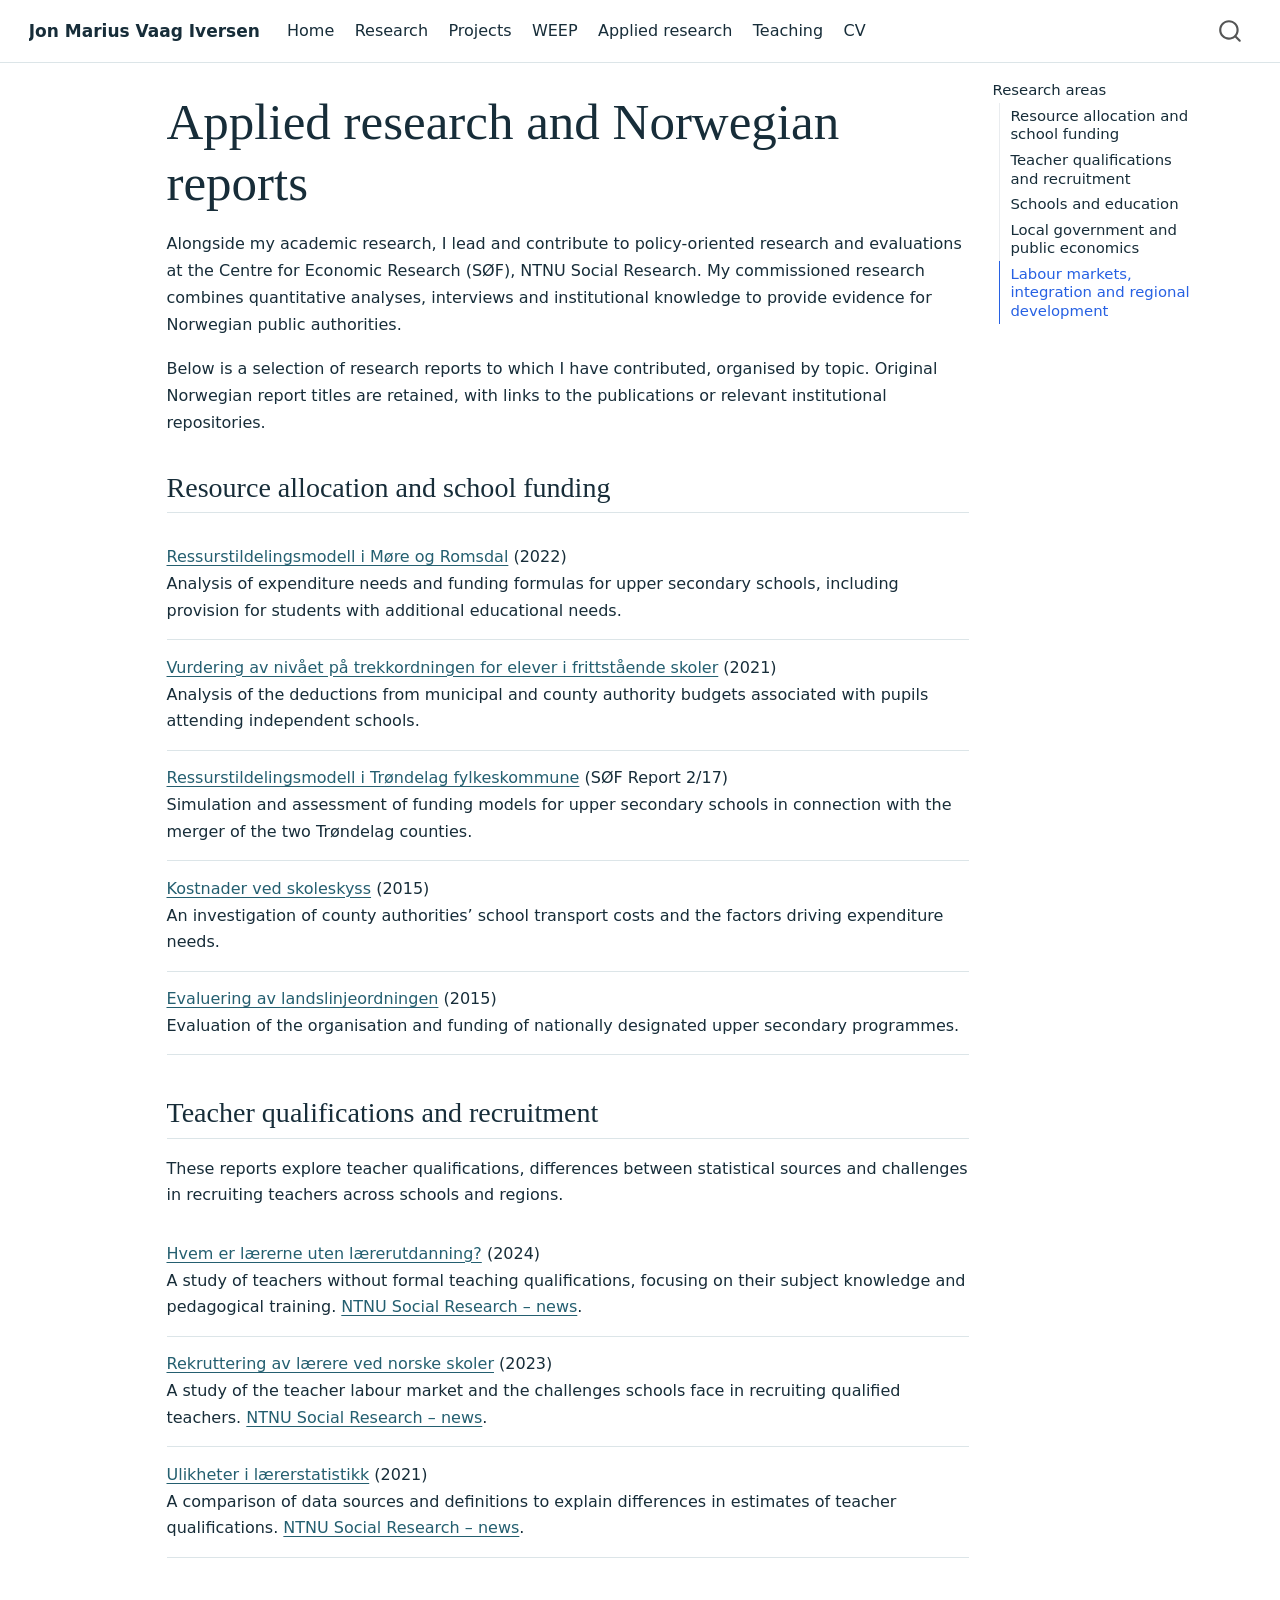
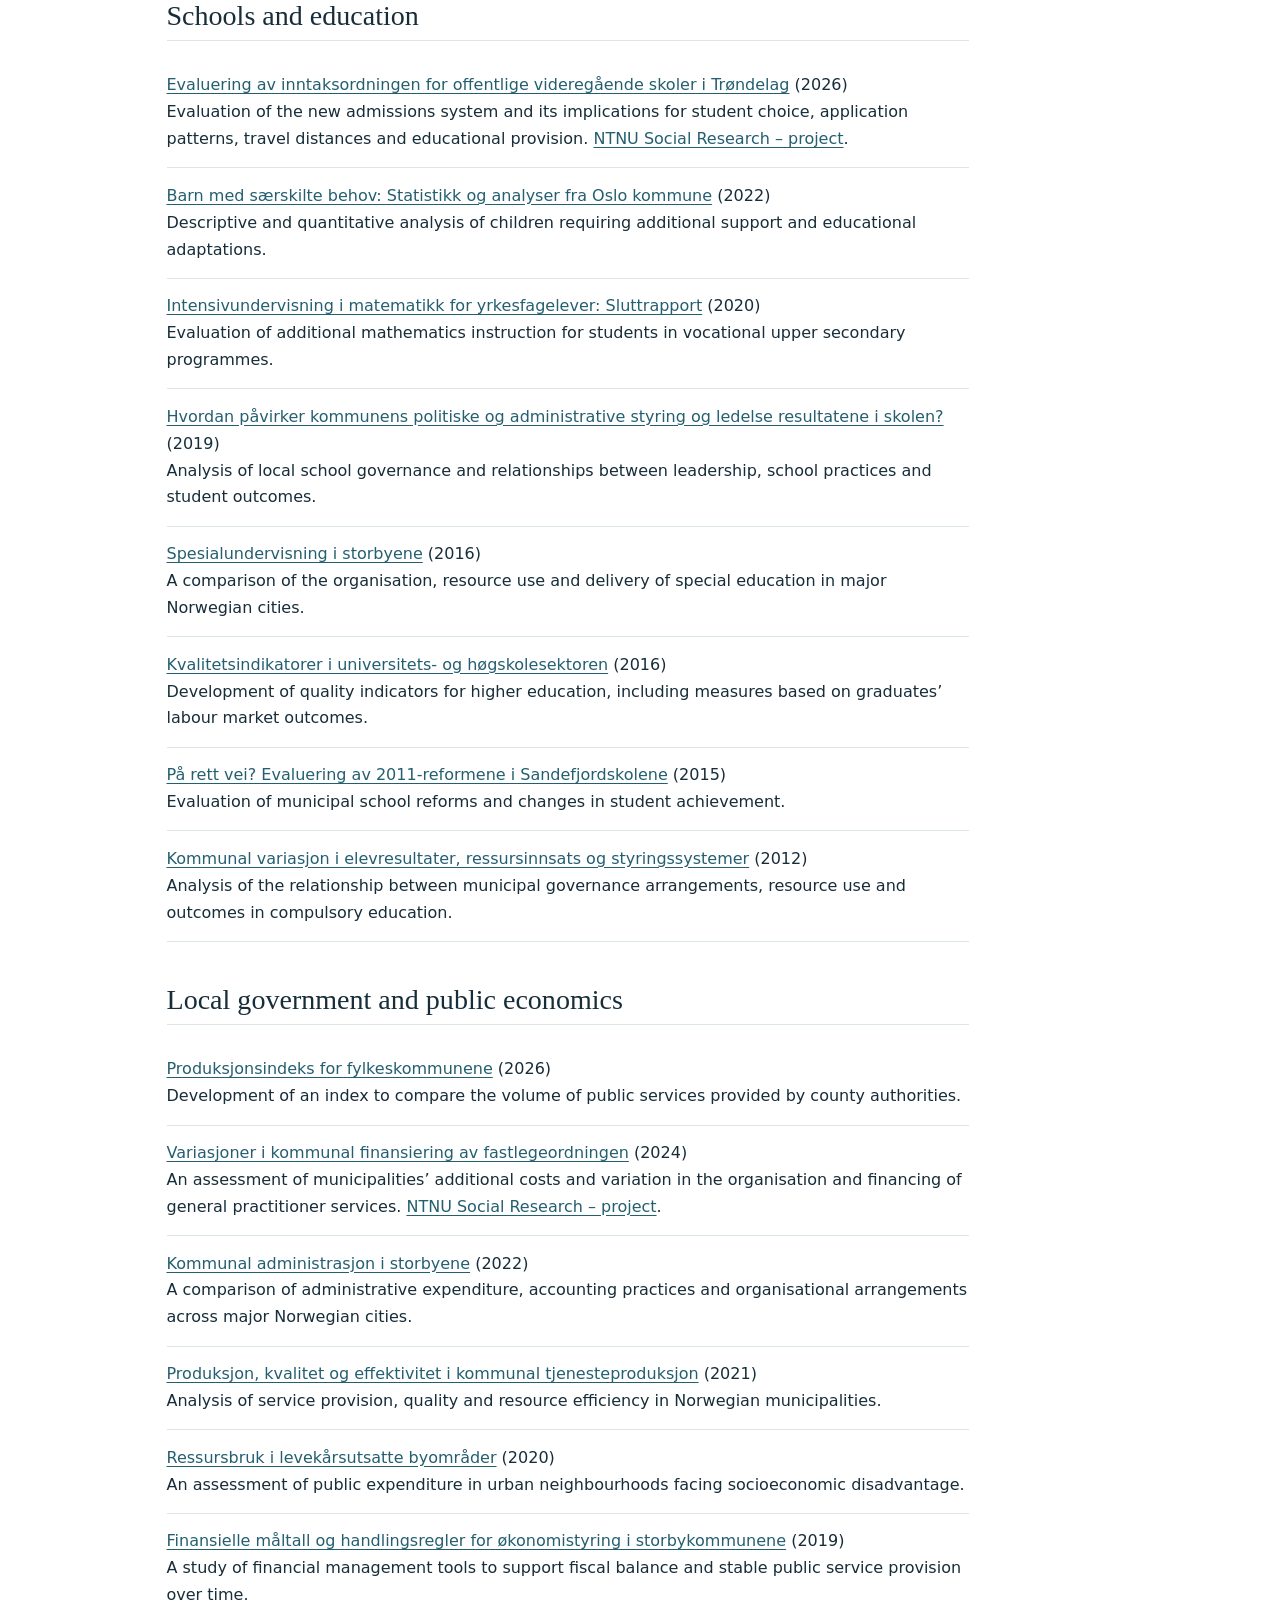
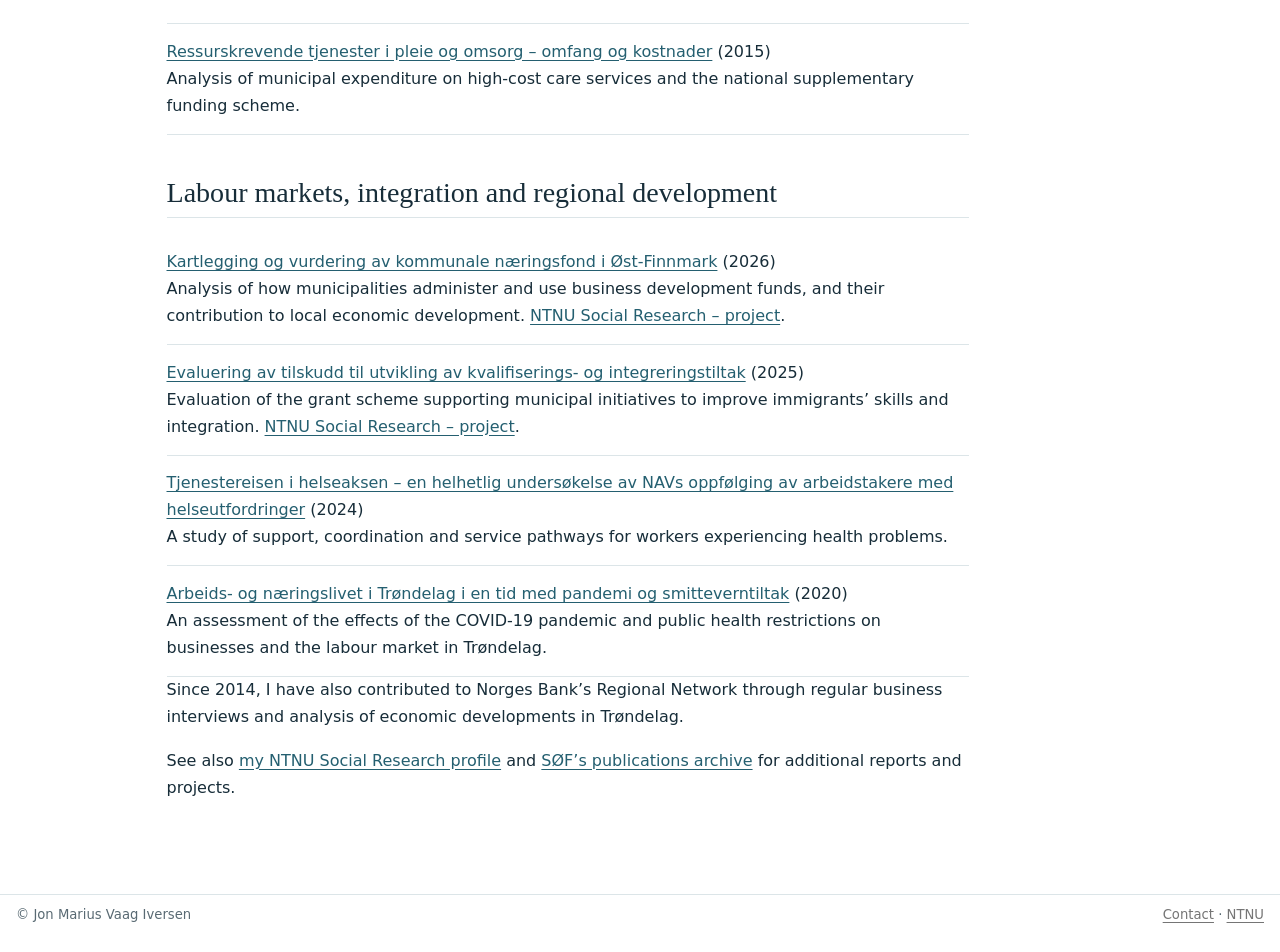
<file: quarto-academic-site/applied-research.html>
<!DOCTYPE html>
<html xmlns="http://www.w3.org/1999/xhtml" lang="en" xml:lang="en"><head>

<meta charset="utf-8">
<meta name="generator" content="quarto-1.11.9">

<meta name="viewport" content="width=device-width, initial-scale=1.0, user-scalable=yes">


<title>Applied research and Norwegian reports – Jon Marius Vaag Iversen</title>
<style>
/* Default styles provided by pandoc.
** See https://pandoc.org/MANUAL.html#variables-for-html for config info.
*/
span.smallcaps{font-variant: small-caps;}
div.columns{display: flex; gap: 1.5em;}
div.column{flex: auto;}
@media screen {
div.columns{gap: min(4vw, 1.5em);}
div.column{overflow-x: auto;}
}
div.hanging-indent{margin-left: 1.5em; text-indent: -1.5em;}
ul.task-list{list-style: none;}
ul.task-list li input[type="checkbox"] {
  width: 0.8em;
  margin: 0 0.8em 0.2em -1em; /* quarto-specific, see https://github.com/quarto-dev/quarto-cli/issues/4556 */ 
  vertical-align: middle;
}
</style>


<script src="../site_libs/quarto-nav/quarto-nav.js"></script>
<script src="../site_libs/quarto-nav/headroom.min.js"></script>
<script src="../site_libs/clipboard/clipboard.min.js"></script>
<script src="../site_libs/quarto-search/autocomplete.umd.js"></script>
<script src="../site_libs/quarto-search/fuse.min.js"></script>
<script src="../site_libs/quarto-search/quarto-search.js"></script>
<meta name="quarto:offset" content="../">
<script src="../site_libs/quarto-html/quarto.js" type="module"></script>
<script src="../site_libs/quarto-html/tabsets/tabsets.js" type="module"></script>
<script src="../site_libs/quarto-html/scrollable-regions/scrollable-regions.js" type="module"></script>
<script src="../site_libs/quarto-html/popper.min.js"></script>
<script src="../site_libs/quarto-html/tippy.umd.min.js"></script>
<script src="../site_libs/quarto-html/anchor.min.js"></script>
<link href="../site_libs/quarto-html/tippy.css" rel="stylesheet">
<link href="../site_libs/quarto-html/quarto-syntax-highlighting-63b5708e65d6cd79cd7618c58d0c21e7.css" rel="stylesheet" id="quarto-text-highlighting-styles">
<script src="../site_libs/bootstrap/bootstrap.min.js"></script>
<link href="../site_libs/bootstrap/bootstrap-icons.css" rel="stylesheet">
<link href="../site_libs/bootstrap/bootstrap-7e6692596b77f3f1d0561110cc8ee58a.min.css" rel="stylesheet" append-hash="true" id="quarto-bootstrap" data-mode="light">
<script id="quarto-search-options" type="application/json">{
  "location": "navbar",
  "copy-button": false,
  "collapse-after": 3,
  "panel-placement": "end",
  "type": "overlay",
  "limit": 50,
  "keyboard-shortcut": [
    "f",
    "/",
    "s"
  ],
  "show-item-context": false,
  "language": {
    "search-no-results-text": "No results",
    "search-matching-documents-text": "matching documents",
    "search-copy-link-title": "Copy link to search",
    "search-hide-matches-text": "Hide additional matches",
    "search-more-match-text": "more match in this document",
    "search-more-matches-text": "more matches in this document",
    "search-clear-button-title": "Clear",
    "search-text-placeholder": "",
    "search-detached-cancel-button-title": "Cancel",
    "search-submit-button-title": "Submit",
    "search-label": "Search"
  }
}</script>


<link rel="stylesheet" href="../styles.css">
</head>

<body class="nav-fixed quarto-light"><a id="quarto-skip-link" class="visually-hidden-focusable" href="#quarto-document-content">Skip to main content</a>

<div id="quarto-search-results"></div>
  <header id="quarto-header" class="headroom fixed-top">
    <nav class="navbar navbar-expand-lg " data-bs-theme="dark" aria-label="Site">
      <div class="navbar-container container-fluid">
      <div class="navbar-brand-container mx-auto">
    <a class="navbar-brand" href="../index.html">
    <span class="navbar-title">Jon Marius Vaag Iversen</span>
    </a>
  </div>
          <button class="navbar-toggler" type="button" data-bs-toggle="collapse" data-bs-target="#navbarCollapse" aria-controls="navbarCollapse" aria-expanded="false" aria-label="Toggle navigation" onclick="if (window.quartoToggleHeadroom) { window.quartoToggleHeadroom(); }">
  <span class="navbar-toggler-icon"></span>
</button>
          <div class="collapse navbar-collapse" id="navbarCollapse">
            <ul class="navbar-nav navbar-nav-scroll me-auto">
  <li class="nav-item">
    <a class="nav-link" href="../index.html"> 
<span class="menu-text">Home</span></a>
  </li>  
  <li class="nav-item">
    <a class="nav-link" href="../research.html"> 
<span class="menu-text">Research</span></a>
  </li>  
  <li class="nav-item">
    <a class="nav-link" href="../projects.html"> 
<span class="menu-text">Projects</span></a>
  </li>  
  <li class="nav-item">
    <a class="nav-link" href="../weep.html"> 
<span class="menu-text">WEEP</span></a>
  </li>  
  <li class="nav-item">
    <a class="nav-link" href="../applied-research.html"> 
<span class="menu-text">Applied research</span></a>
  </li>  
  <li class="nav-item">
    <a class="nav-link" href="../teaching.html"> 
<span class="menu-text">Teaching</span></a>
  </li>  
  <li class="nav-item">
    <a class="nav-link" href="../cv.html"> 
<span class="menu-text">CV</span></a>
  </li>  
</ul>
          </div> <!-- /navcollapse -->
            <div class="quarto-navbar-tools">
</div>
            <div id="quarto-search" class="" title="Search"></div>
      </div> <!-- /container-fluid -->
    </nav>
</header>
<!-- content -->
<div id="quarto-content" class="quarto-container page-columns page-rows-contents page-layout-article page-navbar">
<!-- sidebar -->
<!-- margin-sidebar -->
    <div id="quarto-margin-sidebar" class="sidebar margin-sidebar">
        <nav id="TOC" role="doc-toc" aria-labelledby="toc-title" class="toc-active">
    <h2 id="toc-title">Research areas</h2>
   
  <ul>
  <li><a href="#resource-allocation-and-school-funding" id="toc-resource-allocation-and-school-funding" class="nav-link active" data-scroll-target="#resource-allocation-and-school-funding">Resource allocation and school funding</a></li>
  <li><a href="#teacher-qualifications-and-recruitment" id="toc-teacher-qualifications-and-recruitment" class="nav-link" data-scroll-target="#teacher-qualifications-and-recruitment">Teacher qualifications and recruitment</a></li>
  <li><a href="#schools-and-education" id="toc-schools-and-education" class="nav-link" data-scroll-target="#schools-and-education">Schools and education</a></li>
  <li><a href="#local-government-and-public-economics" id="toc-local-government-and-public-economics" class="nav-link" data-scroll-target="#local-government-and-public-economics">Local government and public economics</a></li>
  <li><a href="#labour-markets-integration-and-regional-development" id="toc-labour-markets-integration-and-regional-development" class="nav-link" data-scroll-target="#labour-markets-integration-and-regional-development">Labour markets, integration and regional development</a></li>
  </ul>
</nav>
    </div>
<!-- main -->
<main class="content" id="quarto-document-content" tabindex="-1">

<header id="title-block-header" class="quarto-title-block default">
<div class="quarto-title">
<h1 class="title">Applied research and Norwegian reports</h1>
</div>



<div class="quarto-title-meta">

    
  
    
  </div>
  


</header>


<p>Alongside my academic research, I lead and contribute to policy-oriented research and evaluations at the Centre for Economic Research (SØF), NTNU Social Research. My commissioned research combines quantitative analyses, interviews and institutional knowledge to provide evidence for Norwegian public authorities.</p>
<p>Below is a selection of research reports to which I have contributed, organised by topic. Original Norwegian report titles are retained, with links to the publications or relevant institutional repositories.</p>
<section id="resource-allocation-and-school-funding" class="level2">
<h2 class="anchored" data-anchor-id="resource-allocation-and-school-funding">Resource allocation and school funding</h2>
<div class="publication">
<p><strong><a href="https://samforsk.no/publikasjoner/nr-6-22-ressurstildelingsmodell-i-more-og-romsdal">Ressurstildelingsmodell i Møre og Romsdal</a></strong> (2022)<br>
Analysis of expenditure needs and funding formulas for upper secondary schools, including provision for students with additional educational needs.</p>
</div>
<div class="publication">
<p><strong><a href="https://samforsk.no/uploads/files/Publikasjoner/Vurdering-av-nivaet-pa-trekkordningen-for-elever-i-frittstaende-skoler-WEB.pdf">Vurdering av nivået på trekkordningen for elever i frittstående skoler</a></strong> (2021)<br>
Analysis of the deductions from municipal and county authority budgets associated with pupils attending independent schools.</p>
</div>
<div class="publication">
<p><strong><a href="https://samforsk.no/publikasjoner/nr-2-17-ressurstildelingsmodell-i-trondelag-fylkeskommune">Ressurstildelingsmodell i Trøndelag fylkeskommune</a></strong> (SØF Report 2/17)<br>
Simulation and assessment of funding models for upper secondary schools in connection with the merger of the two Trøndelag counties.</p>
</div>
<div class="publication">
<p><strong><a href="https://samforsk.no/publikasjoner/nr-3-15-kostnader-ved-skoleskyss">Kostnader ved skoleskyss</a></strong> (2015)<br>
An investigation of county authorities’ school transport costs and the factors driving expenditure needs.</p>
</div>
<div class="publication">
<p><strong><a href="https://samforsk.no/uploads/files/Publikasjoner/SOF-R-02_15.pdf">Evaluering av landslinjeordningen</a></strong> (2015)<br>
Evaluation of the organisation and funding of nationally designated upper secondary programmes.</p>
</div>
</section>
<section id="teacher-qualifications-and-recruitment" class="level2">
<h2 class="anchored" data-anchor-id="teacher-qualifications-and-recruitment">Teacher qualifications and recruitment</h2>
<p>These reports explore teacher qualifications, differences between statistical sources and challenges in recruiting teachers across schools and regions.</p>
<div class="publication">
<p><strong><a href="https://samforsk.no/uploads/files/NTNU-Samf-SOFrapport-Lererne-uten-lererutdanning.pdf">Hvem er lærerne uten lærerutdanning?</a></strong> (2024)<br>
A study of teachers without formal teaching qualifications, focusing on their subject knowledge and pedagogical training. <a href="https://samforsk.no/nyheter/har-studert-laerere-uten-laererutdanning">NTNU Social Research – news</a>.</p>
</div>
<div class="publication">
<p><strong><a href="https://nva.sikt.no/registration/0198cc5882ba-bba18ee8-ea0a-4ca1-a891-6b697ce172e4">Rekruttering av lærere ved norske skoler</a></strong> (2023)<br>
A study of the teacher labour market and the challenges schools face in recruiting qualified teachers. <a href="https://samforsk.no/nyheter/vanskeligst-a-rekruttere-laerere-for-de-yngste-elevene">NTNU Social Research – news</a>.</p>
</div>
<div class="publication">
<p><strong><a href="https://samforsk.no/uploads/files/Ulikheter-i-laererstatistikk-WEB.pdf">Ulikheter i lærerstatistikk</a></strong> (2021)<br>
A comparison of data sources and definitions to explain differences in estimates of teacher qualifications. <a href="https://samforsk.no/nyheter/kronikk-forskjellige-laererstatistikker-gir-ulikt-inntrykk-av-kvalifikasjoner-i-skolen">NTNU Social Research – news</a>.</p>
</div>
</section>
<section id="schools-and-education" class="level2">
<h2 class="anchored" data-anchor-id="schools-and-education">Schools and education</h2>
<div class="publication">
<p><strong><a href="https://nva.sikt.no/registration/01a1a61f1e0b-6e780b50-7879-4f0f-90c5-9cec8c45af75">Evaluering av inntaksordningen for offentlige videregående skoler i Trøndelag</a></strong> (2026)<br>
Evaluation of the new admissions system and its implications for student choice, application patterns, travel distances and educational provision. <a href="https://samforsk.no/prosjekter/evaluering-av-inntaksordningen-for-offentlige-videregaende-skoler-i-trondelag">NTNU Social Research – project</a>.</p>
</div>
<div class="publication">
<p><strong><a href="https://nva.sikt.no/registration/0198cc908e12-87234f76-8a11-4ed7-920e-21865f07a96d">Barn med særskilte behov: Statistikk og analyser fra Oslo kommune</a></strong> (2022)<br>
Descriptive and quantitative analysis of children requiring additional support and educational adaptations.</p>
</div>
<div class="publication">
<p><strong><a href="https://samforsk.no/publikasjoner/nr-1-20-intensivundervisning-i-matematikk-for-yrkesfagelever-sluttrapport">Intensivundervisning i matematikk for yrkesfagelever: Sluttrapport</a></strong> (2020)<br>
Evaluation of additional mathematics instruction for students in vocational upper secondary programmes.</p>
</div>
<div class="publication">
<p><strong><a href="https://samforsk.no/publikasjoner/nr-6-19-hvordan-pavirker-kommunens-politiske-og-administrative-styring-og-ledelse-resultatene-i-skolen">Hvordan påvirker kommunens politiske og administrative styring og ledelse resultatene i skolen?</a></strong> (2019)<br>
Analysis of local school governance and relationships between leadership, school practices and student outcomes.</p>
</div>
<div class="publication">
<p><strong><a href="https://samforsk.no/uploads/files/Publikasjoner/SOF-R-04_16.pdf">Spesialundervisning i storbyene</a></strong> (2016)<br>
A comparison of the organisation, resource use and delivery of special education in major Norwegian cities.</p>
</div>
<div class="publication">
<p><strong><a href="https://samforsk.no/uploads/files/Publikasjoner/Kvalitetsindikatorer-i-universitets-og-hogskolesektoren-nr.-05-2016-WEB.pdf">Kvalitetsindikatorer i universitets- og høgskolesektoren</a></strong> (2016)<br>
Development of quality indicators for higher education, including measures based on graduates’ labour market outcomes.</p>
</div>
<div class="publication">
<p><strong><a href="https://samforsk.no/uploads/files/Publikasjoner/SOF-R-04_15.pdf">På rett vei? Evaluering av 2011-reformene i Sandefjordskolene</a></strong> (2015)<br>
Evaluation of municipal school reforms and changes in student achievement.</p>
</div>
<div class="publication">
<p><strong><a href="https://www.udir.no/tall-og-forskning/finn-forskning/rapporter/Kommunal-variasjon-i-elevresultater-ressursinnsats-og-styringssystemer/">Kommunal variasjon i elevresultater, ressursinnsats og styringssystemer</a></strong> (2012)<br>
Analysis of the relationship between municipal governance arrangements, resource use and outcomes in compulsory education.</p>
</div>
</section>
<section id="local-government-and-public-economics" class="level2">
<h2 class="anchored" data-anchor-id="local-government-and-public-economics">Local government and public economics</h2>
<div class="publication">
<p><strong><a href="https://www.ks.no/fou-sok/2026/204037/">Produksjonsindeks for fylkeskommunene</a></strong> (2026)<br>
Development of an index to compare the volume of public services provided by county authorities.</p>
</div>
<div class="publication">
<p><strong><a href="https://samforsk.no/uploads/files/SOF_Sluttrapport_Fastleger_UU.pdf">Variasjoner i kommunal finansiering av fastlegeordningen</a></strong> (2024)<br>
An assessment of municipalities’ additional costs and variation in the organisation and financing of general practitioner services. <a href="https://samforsk.no/prosjekter/organisering-og-finansiering-av-fastlegeordningen">NTNU Social Research – project</a>.</p>
</div>
<div class="publication">
<p><strong><a href="https://samforsk.no/uploads/files/3_22_kommunal_administrasjon_i_storbyene.pdf">Kommunal administrasjon i storbyene</a></strong> (2022)<br>
A comparison of administrative expenditure, accounting practices and organisational arrangements across major Norwegian cities.</p>
</div>
<div class="publication">
<p><strong><a href="https://nva.sikt.no/registration/0198cc7bca7d-0a03a6f5-ddb4-4100-9a88-de95089f79a2">Produksjon, kvalitet og effektivitet i kommunal tjenesteproduksjon</a></strong> (2021)<br>
Analysis of service provision, quality and resource efficiency in Norwegian municipalities.</p>
</div>
<div class="publication">
<p><strong><a href="https://samforsk.no/publikasjoner/ressursbruk-i-levekarsutsatte-byomrader">Ressursbruk i levekårsutsatte byområder</a></strong> (2020)<br>
An assessment of public expenditure in urban neighbourhoods facing socioeconomic disadvantage.</p>
</div>
<div class="publication">
<p><strong><a href="https://samforsk.no/publikasjoner/nr-3-19-finansielle-maltall-og-handlingsregler-for-okonomistyring-i-storbykommunene">Finansielle måltall og handlingsregler for økonomistyring i storbykommunene</a></strong> (2019)<br>
A study of financial management tools to support fiscal balance and stable public service provision over time.</p>
</div>
<div class="publication">
<p><strong><a href="https://samforsk.no/publikasjoner/nr-1-15-ressurskrevende-tjenester-i-pleie-og-omsorg-omfang-og-kostnader">Ressurskrevende tjenester i pleie og omsorg – omfang og kostnader</a></strong> (2015)<br>
Analysis of municipal expenditure on high-cost care services and the national supplementary funding scheme.</p>
</div>
</section>
<section id="labour-markets-integration-and-regional-development" class="level2">
<h2 class="anchored" data-anchor-id="labour-markets-integration-and-regional-development">Labour markets, integration and regional development</h2>
<div class="publication">
<p><strong><a href="https://nva.sikt.no/registration/01a1a14fcd4b-2c8d8d70-d329-431e-a3ac-c1de12de7a46">Kartlegging og vurdering av kommunale næringsfond i Øst-Finnmark</a></strong> (2026)<br>
Analysis of how municipalities administer and use business development funds, and their contribution to local economic development. <a href="https://samforsk.no/prosjekter/kartlegging-og-vurdering-av-kommunale-naeringsfond-i-ost-finnmark">NTNU Social Research – project</a>.</p>
</div>
<div class="publication">
<p><strong><a href="https://nva.sikt.no/registration/019b221b1342-a65fd81d-c7e5-4ad9-8aa6-1c6ac849327b">Evaluering av tilskudd til utvikling av kvalifiserings- og integreringstiltak</a></strong> (2025)<br>
Evaluation of the grant scheme supporting municipal initiatives to improve immigrants’ skills and integration. <a href="https://samforsk.no/prosjekter/evatuki">NTNU Social Research – project</a>.</p>
</div>
<div class="publication">
<p><strong><a href="https://nva.sikt.no/registration/0198cc461645-7f712145-52e4-407b-b268-cb9874eb7ed7">Tjenestereisen i helseaksen – en helhetlig undersøkelse av NAVs oppfølging av arbeidstakere med helseutfordringer</a></strong> (2024)<br>
A study of support, coordination and service pathways for workers experiencing health problems.</p>
</div>
<div class="publication">
<p><strong><a href="https://samforsk.no/uploads/files/SOF-rapport-Utviklingen-i-trondersk-naeringsliv.pdf">Arbeids- og næringslivet i Trøndelag i en tid med pandemi og smitteverntiltak</a></strong> (2020)<br>
An assessment of the effects of the COVID-19 pandemic and public health restrictions on businesses and the labour market in Trøndelag.</p>
</div>
<p>Since 2014, I have also contributed to Norges Bank’s Regional Network through regular business interviews and analysis of economic developments in Trøndelag.</p>
<p>See also <a href="https://samforsk.no/ansatte/jon-marius-vaag-iversen">my NTNU Social Research profile</a> and <a href="https://samforsk.no/senter-for-okonomisk-forskning/publikasjoner">SØF’s publications archive</a> for additional reports and projects.</p>


</section>

</main> <!-- /main -->
<script id="quarto-html-after-body" type="application/javascript">
  window.document.addEventListener("DOMContentLoaded", function (event) {
    const icon = "";
    const anchorJS = new window.AnchorJS();
    anchorJS.options = {
      placement: 'right',
      icon: icon
    };
    anchorJS.add('.anchored');
    const isCodeAnnotation = (el) => {
      for (const clz of el.classList) {
        if (clz.startsWith('code-annotation-')) {                     
          return true;
        }
      }
      return false;
    }
    const onCopySuccess = function(e) {
      // button target
      const button = e.trigger;
      // don't keep focus
      button.blur();
      // flash "checked"
      button.classList.add('code-copy-button-checked');
      var currentTitle = button.getAttribute("title");
      button.setAttribute("title", "Copied!");
      let tooltip;
      if (window.bootstrap) {
        button.setAttribute("data-bs-toggle", "tooltip");
        button.setAttribute("data-bs-placement", "left");
        button.setAttribute("data-bs-title", "Copied!");
        tooltip = new bootstrap.Tooltip(button, 
          { trigger: "manual", 
            customClass: "code-copy-button-tooltip",
            offset: [0, -8]});
        tooltip.show();    
      }
      setTimeout(function() {
        if (tooltip) {
          tooltip.hide();
          button.removeAttribute("data-bs-title");
          button.removeAttribute("data-bs-toggle");
          button.removeAttribute("data-bs-placement");
        }
        button.setAttribute("title", currentTitle);
        button.classList.remove('code-copy-button-checked');
      }, 1000);
      // clear code selection
      e.clearSelection();
    }
    const getTextToCopy = function(trigger) {
      const outerScaffold = trigger.parentElement.cloneNode(true);
      const codeEl = outerScaffold.querySelector('code');
      for (const childEl of codeEl.children) {
        if (isCodeAnnotation(childEl)) {
          childEl.remove();
        }
      }
      return codeEl.innerText;
    }
    const clipboard = new window.ClipboardJS('.code-copy-button:not([data-in-quarto-modal])', {
      text: getTextToCopy
    });
    clipboard.on('success', onCopySuccess);
    if (window.document.getElementById('quarto-embedded-source-code-modal')) {
      const clipboardModal = new window.ClipboardJS('.code-copy-button[data-in-quarto-modal]', {
        text: getTextToCopy,
        container: window.document.getElementById('quarto-embedded-source-code-modal')
      });
      clipboardModal.on('success', onCopySuccess);
    }
      var localhostRegex = new RegExp(/^(?:http|https):\/\/localhost\:?[0-9]*\//);
      var mailtoRegex = new RegExp(/^mailto:/);
        var filterRegex = new RegExp('/' + window.location.host + '/');
      const newWindowLabel = "(opens in a new tab)";
      const newWindowNoteId = "quarto-ext-newwindow-label";
      // Links reference one hidden label through aria-describedby, so the
      // announcement never changes their accessible name.
      var describeNewWindow = (link) => {
        if (!window.document.getElementById(newWindowNoteId)) {
          var newWindowNote = window.document.createElement("span");
          newWindowNote.id = newWindowNoteId;
          newWindowNote.hidden = true;
          newWindowNote.textContent = newWindowLabel;
          window.document.body.appendChild(newWindowNote);
        }
        var describedBy = (link.getAttribute("aria-describedby") || "").split(/\s+/).filter(Boolean);
        if (!describedBy.includes(newWindowNoteId)) {
          describedBy.push(newWindowNoteId);
          link.setAttribute("aria-describedby", describedBy.join(" "));
        }
      }
      var isInternal = (href) => {
          return filterRegex.test(href) || localhostRegex.test(href) || mailtoRegex.test(href);
      }
      // Inspect non-navigation links and adorn them if external
      window.quartoDecorateExternalLinks = function (root) {
     var links = (root || window.document).querySelectorAll('a[href]:not(.nav-link):not(.navbar-brand):not(.toc-action):not(.sidebar-link):not(.sidebar-item-toggle):not(.pagination-link):not(.no-external):not([aria-hidden]):not(.dropdown-item):not(.quarto-navigation-tool):not(.about-link)');
      for (var i=0; i<links.length; i++) {
        const link = links[i];
        if (!isInternal(link.href)) {
          // undo the damage that might have been done by quarto-nav.js in the case of
          // links that we want to consider external
          if (link.dataset.originalHref !== undefined) {
            link.href = link.dataset.originalHref;
          }
            // target, if specified
            link.setAttribute("target", "_blank");
            if (link.getAttribute("rel") === null) {
              link.setAttribute("rel", "noopener");
            }
            describeNewWindow(link);
          if (!link.classList.contains('no-external-icon')) {
          }
        }
      }
      };
      window.quartoDecorateExternalLinks(window.document);
    // Esc closes the popup (WCAG 1.4.13) and focus leaving both trigger and
    // popup closes it (WCAG 2.4.11); tippy handles neither for interactive popups.
    const hideOnEscAndFocusOut = {
      name: 'hideOnEscAndFocusOut',
      defaultValue: true,
      fn(instance) {
        const dismiss = () => {
          // A show scheduled by the trigger delay would otherwise reopen it
          instance.clearDelayTimeouts();
          instance.hide();
        };
        const onKeyDown = (event) => {
          if (event.key !== 'Escape') {
            return;
          }
          // Keep Esc from also reaching page handlers (e.g. reveal.js overview),
          // except an open reveal.js slide menu, which Esc should close too.
          // The menu handles keys only when its keyboard option is on.
          const menuHandlesEsc = window.Reveal?.getPlugin?.('menu')?.isOpen() &&
            window.Reveal.getConfig().menu?.keyboard !== false;
          if (!menuHandlesEsc) {
            event.stopPropagation();
          }
          if (instance.popper.contains(window.document.activeElement)) {
            // Disabled while refocusing so the focus trigger does not reopen it
            instance.disable();
            instance.reference.focus();
            instance.enable();
          }
          dismiss();
        };
        const onFocusOut = (event) => {
          const target = event.relatedTarget;
          if (target && !instance.reference.contains(target) &&
              !instance.popper.contains(target)) {
            dismiss();
          }
        };
        // On the trigger too: a click trigger (code-annotations: select) has no
        // blur handling. Attached for the instance's lifetime so leaving the
        // trigger also cancels a show still pending on the trigger delay.
        instance.reference.addEventListener('focusout', onFocusOut);
        return {
          onShow() {
            window.document.addEventListener('keydown', onKeyDown, true);
            instance.popper.addEventListener('focusout', onFocusOut);
          },
          onHide() {
            window.document.removeEventListener('keydown', onKeyDown, true);
            instance.popper.removeEventListener('focusout', onFocusOut);
          },
          onDestroy() {
            instance.reference.removeEventListener('focusout', onFocusOut);
          },
        };
      },
    };
    function tippyHover(el, contentFn, onTriggerFn, onUntriggerFn) {
      const config = {
        allowHTML: true,
        maxWidth: 500,
        delay: 100,
        arrow: false,
        appendTo: function(el) {
            return el.parentElement;
        },
        interactive: true,
        interactiveBorder: 10,
        theme: 'quarto',
        placement: 'bottom-start',
        plugins: [hideOnEscAndFocusOut],
      };
      if (contentFn) {
        config.content = contentFn;
      }
      if (onTriggerFn) {
        config.onTrigger = onTriggerFn;
      }
      if (onUntriggerFn) {
        config.onUntrigger = onUntriggerFn;
      }
      window.tippy(el, config); 
    }
    const noterefs = window.document.querySelectorAll('a[role="doc-noteref"]');
    for (var i=0; i<noterefs.length; i++) {
      const ref = noterefs[i];
      tippyHover(ref, function() {
        // use id or data attribute instead here
        let href = ref.getAttribute('data-footnote-href') || ref.getAttribute('href');
        try { href = new URL(href).hash; } catch {}
        const id = href.replace(/^#\/?/, "");
        const note = window.document.getElementById(id);
        if (note) {
          return note.innerHTML;
        } else {
          return "";
        }
      });
    }
    const xrefs = window.document.querySelectorAll('a.quarto-xref');
    const processXRef = (id, note) => {
      // Strip column container classes
      const stripColumnClz = (el) => {
        el.classList.remove("page-full", "page-columns");
        if (el.children) {
          for (const child of el.children) {
            stripColumnClz(child);
          }
        }
      }
      stripColumnClz(note)
      if (id === null || id.startsWith('sec-')) {
        // Special case sections, only their first couple elements
        const container = document.createElement("div");
        if (note.children && note.children.length > 2) {
          container.appendChild(note.children[0].cloneNode(true));
          for (let i = 1; i < note.children.length; i++) {
            const child = note.children[i];
            if (child.tagName === "P" && child.innerText === "") {
              continue;
            } else {
              container.appendChild(child.cloneNode(true));
              break;
            }
          }
          if (window.Quarto?.typesetMath) {
            window.Quarto.typesetMath(container);
          }
          return container.innerHTML
        } else {
          if (window.Quarto?.typesetMath) {
            window.Quarto.typesetMath(note);
          }
          return note.innerHTML;
        }
      } else {
        // Remove any anchor links if they are present
        const anchorLink = note.querySelector('a.anchorjs-link');
        if (anchorLink) {
          anchorLink.remove();
        }
        if (window.Quarto?.typesetMath) {
          window.Quarto.typesetMath(note);
        }
        if (note.classList.contains("callout")) {
          return note.outerHTML;
        } else {
          return note.innerHTML;
        }
      }
    }
    for (var i=0; i<xrefs.length; i++) {
      const xref = xrefs[i];
      tippyHover(xref, undefined, function(instance) {
        instance.disable();
        let url = xref.getAttribute('href');
        let hash = undefined; 
        if (url.startsWith('#')) {
          hash = url;
        } else {
          try { hash = new URL(url).hash; } catch {}
        }
        if (hash) {
          const id = hash.replace(/^#\/?/, "");
          const note = window.document.getElementById(id);
          if (note !== null) {
            try {
              const html = processXRef(id, note.cloneNode(true));
              instance.setContent(html);
            } finally {
              instance.enable();
              instance.show();
            }
          } else {
            // See if we can fetch this
            fetch(url.split('#')[0])
            .then(res => res.text())
            .then(html => {
              const parser = new DOMParser();
              const htmlDoc = parser.parseFromString(html, "text/html");
              const note = htmlDoc.getElementById(id);
              if (note !== null) {
                const html = processXRef(id, note);
                instance.setContent(html);
              } 
            }).finally(() => {
              instance.enable();
              instance.show();
            });
          }
        } else {
          // See if we can fetch a full url (with no hash to target)
          // This is a special case and we should probably do some content thinning / targeting
          fetch(url)
          .then(res => res.text())
          .then(html => {
            const parser = new DOMParser();
            const htmlDoc = parser.parseFromString(html, "text/html");
            const note = htmlDoc.querySelector('main.content');
            if (note !== null) {
              // This should only happen for chapter cross references
              // (since there is no id in the URL)
              // remove the first header
              if (note.children.length > 0 && note.children[0].tagName === "HEADER") {
                note.children[0].remove();
              }
              const html = processXRef(null, note);
              instance.setContent(html);
            } 
          }).finally(() => {
            instance.enable();
            instance.show();
          });
        }
      }, function(instance) {
      });
    }
        let selectedAnnoteEl;
        const selectorForAnnotation = ( cell, annotation) => {
          let cellAttr = 'data-code-cell="' + cell + '"';
          let lineAttr = 'data-code-annotation="' +  annotation + '"';
          const selector = 'span[' + cellAttr + '][' + lineAttr + ']';
          return selector;
        }
        const selectCodeLines = (annoteEl) => {
          const doc = window.document;
          const targetCell = annoteEl.getAttribute("data-target-cell");
          const targetAnnotation = annoteEl.getAttribute("data-target-annotation");
          const annoteSpan = window.document.querySelector(selectorForAnnotation(targetCell, targetAnnotation));
          const lines = annoteSpan.getAttribute("data-code-lines").split(",");
          const lineIds = lines.map((line) => {
            return targetCell + "-" + line;
          })
          // Each band is positioned against its own containing block, which is
          // not the offsetParent of the lines, so place it from client rects.
          const placeBand = (band, firstEl, lastEl, codeBlock) => {
            const container = band.offsetParent;
            if (container === null) {
              return;
            }
            const containerRect = container.getBoundingClientRect();
            // Reveal.js scales slides with a transform, so convert client
            // pixels back to the CSS pixels of the container.
            const scale = containerRect.height / container.offsetHeight || 1;
            const firstRect = firstEl.getBoundingClientRect();
            const lastRect = lastEl.getBoundingClientRect();
            const top = (firstRect.top - containerRect.top) / scale - container.clientTop + container.scrollTop;
            const height = (lastRect.bottom - firstRect.top) / scale;
            band.style.top = top - 2 + "px";
            band.style.height = height + 4 + "px";
            if (codeBlock) {
              // Without the copy button wrapper, the containing block is wider
              // than the code block, so span the code block explicitly.
              const blockRect = codeBlock.getBoundingClientRect();
              band.style.left = (blockRect.left - containerRect.left) / scale - container.clientLeft + container.scrollLeft + "px";
              band.style.width = blockRect.width / scale + "px";
            }
          };
          if (lineIds.length > 0) {
            const el = window.document.getElementById(lineIds[0]);
            const lastEl = window.document.getElementById(lineIds[lineIds.length - 1]);
            const parent = el.parentElement.parentElement;
            // cook up a div (if necessary) and position it
            let div = window.document.getElementById("code-annotation-line-highlight");
            if (div === null) {
              div = window.document.createElement("div");
              div.setAttribute("id", "code-annotation-line-highlight");
              div.style.position = 'absolute';
              parent.appendChild(div);
            }
            placeBand(div, el, lastEl, parent.closest("div.sourceCode") || parent);
            let gutterDiv = window.document.getElementById("code-annotation-line-highlight-gutter");
            if (gutterDiv === null) {
              gutterDiv = window.document.createElement("div");
              gutterDiv.setAttribute("id", "code-annotation-line-highlight-gutter");
              gutterDiv.style.position = 'absolute';
              const codeCell = window.document.getElementById(targetCell);
              const gutter = codeCell.querySelector('.code-annotation-gutter');
              gutter.appendChild(gutterDiv);
            }
            placeBand(gutterDiv, el, lastEl);
            selectedAnnoteEl = annoteEl;
          }
        };
        const unselectCodeLines = () => {
          const elementsIds = ["code-annotation-line-highlight", "code-annotation-line-highlight-gutter"];
          elementsIds.forEach((elId) => {
            const div = window.document.getElementById(elId);
            if (div) {
              div.remove();
            }
          });
          selectedAnnoteEl = undefined;
        };
          // Handle positioning of the toggle
      window.addEventListener(
        "resize",
        throttle(() => {
          elRect = undefined;
          if (selectedAnnoteEl) {
            selectCodeLines(selectedAnnoteEl);
          }
        }, 10)
      );
      function throttle(fn, ms) {
      let throttle = false;
      let timer;
        return (...args) => {
          if(!throttle) { // first call gets through
              fn.apply(this, args);
              throttle = true;
          } else { // all the others get throttled
              if(timer) clearTimeout(timer); // cancel #2
              timer = setTimeout(() => {
                fn.apply(this, args);
                timer = throttle = false;
              }, ms);
          }
        };
      }
        // Attach click handler to the DT
        const annoteDls = window.document.querySelectorAll('dt[data-target-cell]');
        for (const annoteDlNode of annoteDls) {
          annoteDlNode.addEventListener('click', (event) => {
            const clickedEl = event.target;
            if (clickedEl !== selectedAnnoteEl) {
              unselectCodeLines();
              const activeEl = window.document.querySelector('dt[data-target-cell].code-annotation-active');
              if (activeEl) {
                activeEl.classList.remove('code-annotation-active');
              }
              selectCodeLines(clickedEl);
              clickedEl.classList.add('code-annotation-active');
            } else {
              // Unselect the line
              unselectCodeLines();
              clickedEl.classList.remove('code-annotation-active');
            }
          });
        }
    const findCites = (el) => {
      const parentEl = el.parentElement;
      if (parentEl) {
        const cites = parentEl.dataset.cites;
        if (cites) {
          return {
            el,
            cites: cites.split(' ')
          };
        } else {
          return findCites(el.parentElement)
        }
      } else {
        return undefined;
      }
    };
    var bibliorefs = window.document.querySelectorAll('a[role="doc-biblioref"]');
    for (var i=0; i<bibliorefs.length; i++) {
      const ref = bibliorefs[i];
      const citeInfo = findCites(ref);
      if (citeInfo) {
        tippyHover(citeInfo.el, function() {
          var popup = window.document.createElement('div');
          citeInfo.cites.forEach(function(cite) {
            var citeDiv = window.document.createElement('div');
            citeDiv.classList.add('hanging-indent');
            citeDiv.classList.add('csl-entry');
            var biblioDiv = window.document.getElementById('ref-' + cite);
            if (biblioDiv) {
              citeDiv.innerHTML = biblioDiv.innerHTML;
            }
            popup.appendChild(citeDiv);
          });
          return popup.innerHTML;
        });
      }
    }
  });
  </script>
  <script type="application/javascript">
  window.quartoScrollableRegionsLabels = {"code":"Scrollable code","output":"Scrollable output"};
  </script>
</div> <!-- /content -->
<footer class="footer">
  <div class="nav-footer">
    <div class="nav-footer-left">
<p>© Jon Marius Vaag Iversen</p>
</div>   
    <div class="nav-footer-center">
      &nbsp;
    </div>
    <div class="nav-footer-right">
<p><a href="mailto:jon.iversen@ntnu.no">Contact</a> · <a href="https://www.ntnu.edu/employees/jon.iversen">NTNU</a></p>
</div>
  </div>
</footer>




</body></html>
</file>
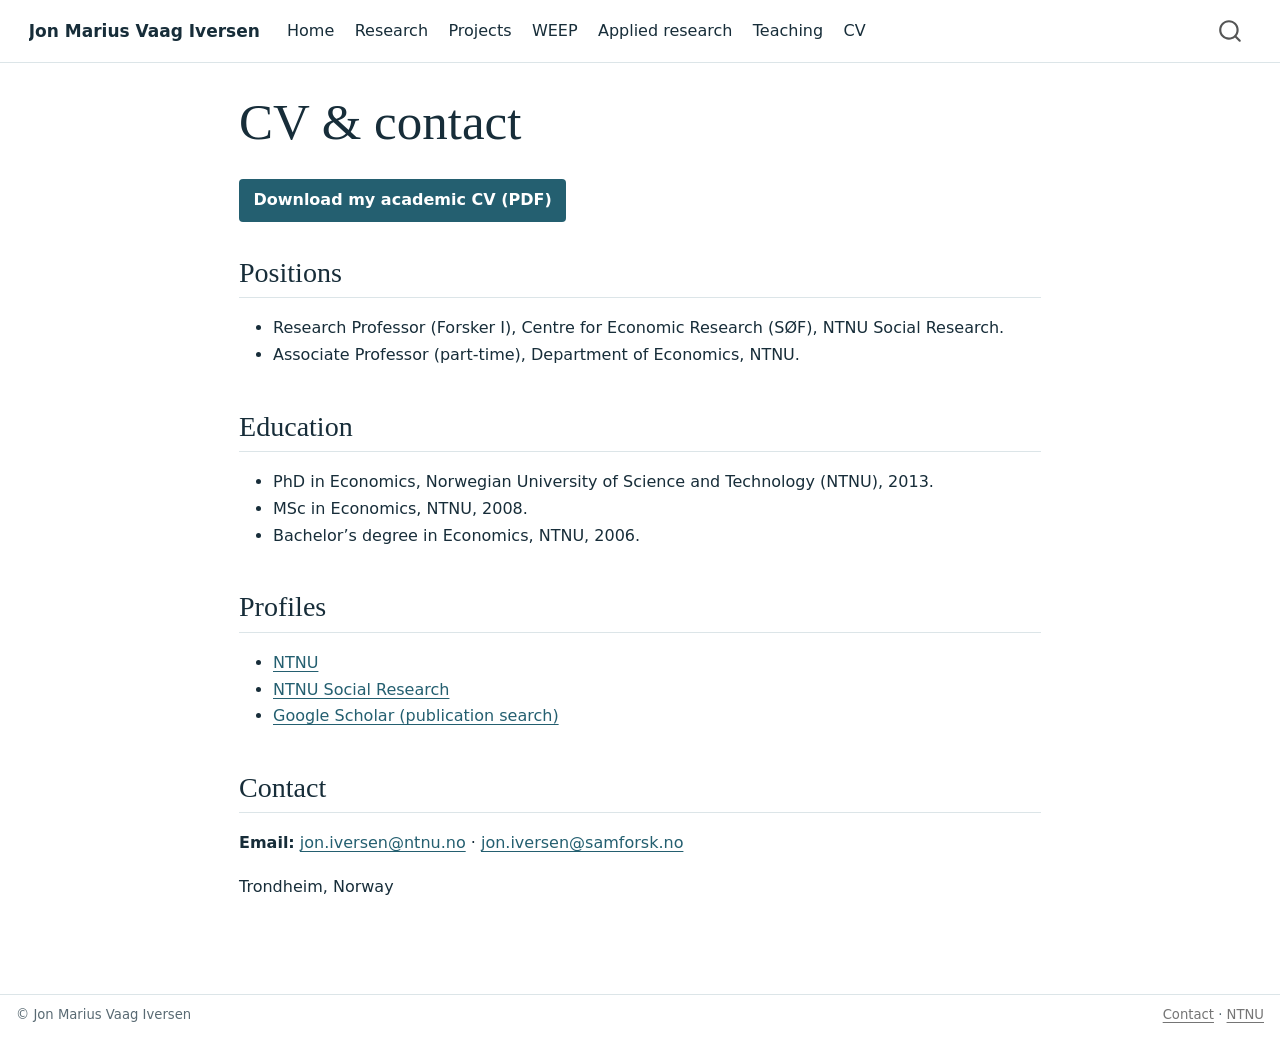
<file: quarto-academic-site/cv.html>
<!DOCTYPE html>
<html xmlns="http://www.w3.org/1999/xhtml" lang="en" xml:lang="en"><head>

<meta charset="utf-8">
<meta name="generator" content="quarto-1.11.9">

<meta name="viewport" content="width=device-width, initial-scale=1.0, user-scalable=yes">


<title>CV &amp; contact – Jon Marius Vaag Iversen</title>
<style>
/* Default styles provided by pandoc.
** See https://pandoc.org/MANUAL.html#variables-for-html for config info.
*/
span.smallcaps{font-variant: small-caps;}
div.columns{display: flex; gap: 1.5em;}
div.column{flex: auto;}
@media screen {
div.columns{gap: min(4vw, 1.5em);}
div.column{overflow-x: auto;}
}
div.hanging-indent{margin-left: 1.5em; text-indent: -1.5em;}
ul.task-list{list-style: none;}
ul.task-list li input[type="checkbox"] {
  width: 0.8em;
  margin: 0 0.8em 0.2em -1em; /* quarto-specific, see https://github.com/quarto-dev/quarto-cli/issues/4556 */ 
  vertical-align: middle;
}
</style>


<script src="../site_libs/quarto-nav/quarto-nav.js"></script>
<script src="../site_libs/quarto-nav/headroom.min.js"></script>
<script src="../site_libs/clipboard/clipboard.min.js"></script>
<script src="../site_libs/quarto-search/autocomplete.umd.js"></script>
<script src="../site_libs/quarto-search/fuse.min.js"></script>
<script src="../site_libs/quarto-search/quarto-search.js"></script>
<meta name="quarto:offset" content="../">
<script src="../site_libs/quarto-html/quarto.js" type="module"></script>
<script src="../site_libs/quarto-html/tabsets/tabsets.js" type="module"></script>
<script src="../site_libs/quarto-html/scrollable-regions/scrollable-regions.js" type="module"></script>
<script src="../site_libs/quarto-html/popper.min.js"></script>
<script src="../site_libs/quarto-html/tippy.umd.min.js"></script>
<script src="../site_libs/quarto-html/anchor.min.js"></script>
<link href="../site_libs/quarto-html/tippy.css" rel="stylesheet">
<link href="../site_libs/quarto-html/quarto-syntax-highlighting-63b5708e65d6cd79cd7618c58d0c21e7.css" rel="stylesheet" id="quarto-text-highlighting-styles">
<script src="../site_libs/bootstrap/bootstrap.min.js"></script>
<link href="../site_libs/bootstrap/bootstrap-icons.css" rel="stylesheet">
<link href="../site_libs/bootstrap/bootstrap-7e6692596b77f3f1d0561110cc8ee58a.min.css" rel="stylesheet" append-hash="true" id="quarto-bootstrap" data-mode="light">
<script id="quarto-search-options" type="application/json">{
  "location": "navbar",
  "copy-button": false,
  "collapse-after": 3,
  "panel-placement": "end",
  "type": "overlay",
  "limit": 50,
  "keyboard-shortcut": [
    "f",
    "/",
    "s"
  ],
  "show-item-context": false,
  "language": {
    "search-no-results-text": "No results",
    "search-matching-documents-text": "matching documents",
    "search-copy-link-title": "Copy link to search",
    "search-hide-matches-text": "Hide additional matches",
    "search-more-match-text": "more match in this document",
    "search-more-matches-text": "more matches in this document",
    "search-clear-button-title": "Clear",
    "search-text-placeholder": "",
    "search-detached-cancel-button-title": "Cancel",
    "search-submit-button-title": "Submit",
    "search-label": "Search"
  }
}</script>


<link rel="stylesheet" href="../styles.css">
</head>

<body class="nav-fixed fullcontent quarto-light"><a id="quarto-skip-link" class="visually-hidden-focusable" href="#quarto-document-content">Skip to main content</a>

<div id="quarto-search-results"></div>
  <header id="quarto-header" class="headroom fixed-top">
    <nav class="navbar navbar-expand-lg " data-bs-theme="dark" aria-label="Site">
      <div class="navbar-container container-fluid">
      <div class="navbar-brand-container mx-auto">
    <a class="navbar-brand" href="../index.html">
    <span class="navbar-title">Jon Marius Vaag Iversen</span>
    </a>
  </div>
          <button class="navbar-toggler" type="button" data-bs-toggle="collapse" data-bs-target="#navbarCollapse" aria-controls="navbarCollapse" aria-expanded="false" aria-label="Toggle navigation" onclick="if (window.quartoToggleHeadroom) { window.quartoToggleHeadroom(); }">
  <span class="navbar-toggler-icon"></span>
</button>
          <div class="collapse navbar-collapse" id="navbarCollapse">
            <ul class="navbar-nav navbar-nav-scroll me-auto">
  <li class="nav-item">
    <a class="nav-link" href="../index.html"> 
<span class="menu-text">Home</span></a>
  </li>  
  <li class="nav-item">
    <a class="nav-link" href="../research.html"> 
<span class="menu-text">Research</span></a>
  </li>  
  <li class="nav-item">
    <a class="nav-link" href="../projects.html"> 
<span class="menu-text">Projects</span></a>
  </li>  
  <li class="nav-item">
    <a class="nav-link" href="../weep.html"> 
<span class="menu-text">WEEP</span></a>
  </li>  
  <li class="nav-item">
    <a class="nav-link" href="../applied-research.html"> 
<span class="menu-text">Applied research</span></a>
  </li>  
  <li class="nav-item">
    <a class="nav-link" href="../teaching.html"> 
<span class="menu-text">Teaching</span></a>
  </li>  
  <li class="nav-item">
    <a class="nav-link" href="../cv.html"> 
<span class="menu-text">CV</span></a>
  </li>  
</ul>
          </div> <!-- /navcollapse -->
            <div class="quarto-navbar-tools">
</div>
            <div id="quarto-search" class="" title="Search"></div>
      </div> <!-- /container-fluid -->
    </nav>
</header>
<!-- content -->
<div id="quarto-content" class="quarto-container page-columns page-rows-contents page-layout-article page-navbar">
<!-- sidebar -->
<!-- margin-sidebar -->
    
<!-- main -->
<main class="content" id="quarto-document-content" tabindex="-1">

<header id="title-block-header" class="quarto-title-block default">
<div class="quarto-title">
<h1 class="title">CV &amp; contact</h1>
</div>



<div class="quarto-title-meta">

    
  
    
  </div>
  


</header>


<p><a href="assets/cv.pdf" class="cv-download">Download my academic CV (PDF)</a></p>
<section id="positions" class="level2">
<h2 class="anchored" data-anchor-id="positions">Positions</h2>
<ul>
<li>Research Professor (Forsker I), Centre for Economic Research (SØF), NTNU Social Research.</li>
<li>Associate Professor (part-time), Department of Economics, NTNU.</li>
</ul>
</section>
<section id="education" class="level2">
<h2 class="anchored" data-anchor-id="education">Education</h2>
<ul>
<li>PhD in Economics, Norwegian University of Science and Technology (NTNU), 2013.</li>
<li>MSc in Economics, NTNU, 2008.</li>
<li>Bachelor’s degree in Economics, NTNU, 2006.</li>
</ul>
</section>
<section id="profiles" class="level2">
<h2 class="anchored" data-anchor-id="profiles">Profiles</h2>
<ul>
<li><a href="https://www.ntnu.edu/employees/jon.iversen">NTNU</a></li>
<li><a href="https://samforsk.no/en/employees/jon-marius-vaag-iversen">NTNU Social Research</a></li>
<li><a href="https://scholar.google.com/scholar?q=author%3A%22Jon+Marius+Vaag+Iversen%22">Google Scholar (publication search)</a></li>
</ul>
</section>
<section id="contact" class="level2">
<h2 class="anchored" data-anchor-id="contact">Contact</h2>
<p><strong>Email:</strong> <a href="mailto:jon.iversen@ntnu.no">jon.iversen@ntnu.no</a> · <a href="mailto:jon.iversen@samforsk.no">jon.iversen@samforsk.no</a></p>
<p>Trondheim, Norway</p>


</section>

</main> <!-- /main -->
<script id="quarto-html-after-body" type="application/javascript">
  window.document.addEventListener("DOMContentLoaded", function (event) {
    const icon = "";
    const anchorJS = new window.AnchorJS();
    anchorJS.options = {
      placement: 'right',
      icon: icon
    };
    anchorJS.add('.anchored');
    const isCodeAnnotation = (el) => {
      for (const clz of el.classList) {
        if (clz.startsWith('code-annotation-')) {                     
          return true;
        }
      }
      return false;
    }
    const onCopySuccess = function(e) {
      // button target
      const button = e.trigger;
      // don't keep focus
      button.blur();
      // flash "checked"
      button.classList.add('code-copy-button-checked');
      var currentTitle = button.getAttribute("title");
      button.setAttribute("title", "Copied!");
      let tooltip;
      if (window.bootstrap) {
        button.setAttribute("data-bs-toggle", "tooltip");
        button.setAttribute("data-bs-placement", "left");
        button.setAttribute("data-bs-title", "Copied!");
        tooltip = new bootstrap.Tooltip(button, 
          { trigger: "manual", 
            customClass: "code-copy-button-tooltip",
            offset: [0, -8]});
        tooltip.show();    
      }
      setTimeout(function() {
        if (tooltip) {
          tooltip.hide();
          button.removeAttribute("data-bs-title");
          button.removeAttribute("data-bs-toggle");
          button.removeAttribute("data-bs-placement");
        }
        button.setAttribute("title", currentTitle);
        button.classList.remove('code-copy-button-checked');
      }, 1000);
      // clear code selection
      e.clearSelection();
    }
    const getTextToCopy = function(trigger) {
      const outerScaffold = trigger.parentElement.cloneNode(true);
      const codeEl = outerScaffold.querySelector('code');
      for (const childEl of codeEl.children) {
        if (isCodeAnnotation(childEl)) {
          childEl.remove();
        }
      }
      return codeEl.innerText;
    }
    const clipboard = new window.ClipboardJS('.code-copy-button:not([data-in-quarto-modal])', {
      text: getTextToCopy
    });
    clipboard.on('success', onCopySuccess);
    if (window.document.getElementById('quarto-embedded-source-code-modal')) {
      const clipboardModal = new window.ClipboardJS('.code-copy-button[data-in-quarto-modal]', {
        text: getTextToCopy,
        container: window.document.getElementById('quarto-embedded-source-code-modal')
      });
      clipboardModal.on('success', onCopySuccess);
    }
      var localhostRegex = new RegExp(/^(?:http|https):\/\/localhost\:?[0-9]*\//);
      var mailtoRegex = new RegExp(/^mailto:/);
        var filterRegex = new RegExp('/' + window.location.host + '/');
      const newWindowLabel = "(opens in a new tab)";
      const newWindowNoteId = "quarto-ext-newwindow-label";
      // Links reference one hidden label through aria-describedby, so the
      // announcement never changes their accessible name.
      var describeNewWindow = (link) => {
        if (!window.document.getElementById(newWindowNoteId)) {
          var newWindowNote = window.document.createElement("span");
          newWindowNote.id = newWindowNoteId;
          newWindowNote.hidden = true;
          newWindowNote.textContent = newWindowLabel;
          window.document.body.appendChild(newWindowNote);
        }
        var describedBy = (link.getAttribute("aria-describedby") || "").split(/\s+/).filter(Boolean);
        if (!describedBy.includes(newWindowNoteId)) {
          describedBy.push(newWindowNoteId);
          link.setAttribute("aria-describedby", describedBy.join(" "));
        }
      }
      var isInternal = (href) => {
          return filterRegex.test(href) || localhostRegex.test(href) || mailtoRegex.test(href);
      }
      // Inspect non-navigation links and adorn them if external
      window.quartoDecorateExternalLinks = function (root) {
     var links = (root || window.document).querySelectorAll('a[href]:not(.nav-link):not(.navbar-brand):not(.toc-action):not(.sidebar-link):not(.sidebar-item-toggle):not(.pagination-link):not(.no-external):not([aria-hidden]):not(.dropdown-item):not(.quarto-navigation-tool):not(.about-link)');
      for (var i=0; i<links.length; i++) {
        const link = links[i];
        if (!isInternal(link.href)) {
          // undo the damage that might have been done by quarto-nav.js in the case of
          // links that we want to consider external
          if (link.dataset.originalHref !== undefined) {
            link.href = link.dataset.originalHref;
          }
            // target, if specified
            link.setAttribute("target", "_blank");
            if (link.getAttribute("rel") === null) {
              link.setAttribute("rel", "noopener");
            }
            describeNewWindow(link);
          if (!link.classList.contains('no-external-icon')) {
          }
        }
      }
      };
      window.quartoDecorateExternalLinks(window.document);
    // Esc closes the popup (WCAG 1.4.13) and focus leaving both trigger and
    // popup closes it (WCAG 2.4.11); tippy handles neither for interactive popups.
    const hideOnEscAndFocusOut = {
      name: 'hideOnEscAndFocusOut',
      defaultValue: true,
      fn(instance) {
        const dismiss = () => {
          // A show scheduled by the trigger delay would otherwise reopen it
          instance.clearDelayTimeouts();
          instance.hide();
        };
        const onKeyDown = (event) => {
          if (event.key !== 'Escape') {
            return;
          }
          // Keep Esc from also reaching page handlers (e.g. reveal.js overview),
          // except an open reveal.js slide menu, which Esc should close too.
          // The menu handles keys only when its keyboard option is on.
          const menuHandlesEsc = window.Reveal?.getPlugin?.('menu')?.isOpen() &&
            window.Reveal.getConfig().menu?.keyboard !== false;
          if (!menuHandlesEsc) {
            event.stopPropagation();
          }
          if (instance.popper.contains(window.document.activeElement)) {
            // Disabled while refocusing so the focus trigger does not reopen it
            instance.disable();
            instance.reference.focus();
            instance.enable();
          }
          dismiss();
        };
        const onFocusOut = (event) => {
          const target = event.relatedTarget;
          if (target && !instance.reference.contains(target) &&
              !instance.popper.contains(target)) {
            dismiss();
          }
        };
        // On the trigger too: a click trigger (code-annotations: select) has no
        // blur handling. Attached for the instance's lifetime so leaving the
        // trigger also cancels a show still pending on the trigger delay.
        instance.reference.addEventListener('focusout', onFocusOut);
        return {
          onShow() {
            window.document.addEventListener('keydown', onKeyDown, true);
            instance.popper.addEventListener('focusout', onFocusOut);
          },
          onHide() {
            window.document.removeEventListener('keydown', onKeyDown, true);
            instance.popper.removeEventListener('focusout', onFocusOut);
          },
          onDestroy() {
            instance.reference.removeEventListener('focusout', onFocusOut);
          },
        };
      },
    };
    function tippyHover(el, contentFn, onTriggerFn, onUntriggerFn) {
      const config = {
        allowHTML: true,
        maxWidth: 500,
        delay: 100,
        arrow: false,
        appendTo: function(el) {
            return el.parentElement;
        },
        interactive: true,
        interactiveBorder: 10,
        theme: 'quarto',
        placement: 'bottom-start',
        plugins: [hideOnEscAndFocusOut],
      };
      if (contentFn) {
        config.content = contentFn;
      }
      if (onTriggerFn) {
        config.onTrigger = onTriggerFn;
      }
      if (onUntriggerFn) {
        config.onUntrigger = onUntriggerFn;
      }
      window.tippy(el, config); 
    }
    const noterefs = window.document.querySelectorAll('a[role="doc-noteref"]');
    for (var i=0; i<noterefs.length; i++) {
      const ref = noterefs[i];
      tippyHover(ref, function() {
        // use id or data attribute instead here
        let href = ref.getAttribute('data-footnote-href') || ref.getAttribute('href');
        try { href = new URL(href).hash; } catch {}
        const id = href.replace(/^#\/?/, "");
        const note = window.document.getElementById(id);
        if (note) {
          return note.innerHTML;
        } else {
          return "";
        }
      });
    }
    const xrefs = window.document.querySelectorAll('a.quarto-xref');
    const processXRef = (id, note) => {
      // Strip column container classes
      const stripColumnClz = (el) => {
        el.classList.remove("page-full", "page-columns");
        if (el.children) {
          for (const child of el.children) {
            stripColumnClz(child);
          }
        }
      }
      stripColumnClz(note)
      if (id === null || id.startsWith('sec-')) {
        // Special case sections, only their first couple elements
        const container = document.createElement("div");
        if (note.children && note.children.length > 2) {
          container.appendChild(note.children[0].cloneNode(true));
          for (let i = 1; i < note.children.length; i++) {
            const child = note.children[i];
            if (child.tagName === "P" && child.innerText === "") {
              continue;
            } else {
              container.appendChild(child.cloneNode(true));
              break;
            }
          }
          if (window.Quarto?.typesetMath) {
            window.Quarto.typesetMath(container);
          }
          return container.innerHTML
        } else {
          if (window.Quarto?.typesetMath) {
            window.Quarto.typesetMath(note);
          }
          return note.innerHTML;
        }
      } else {
        // Remove any anchor links if they are present
        const anchorLink = note.querySelector('a.anchorjs-link');
        if (anchorLink) {
          anchorLink.remove();
        }
        if (window.Quarto?.typesetMath) {
          window.Quarto.typesetMath(note);
        }
        if (note.classList.contains("callout")) {
          return note.outerHTML;
        } else {
          return note.innerHTML;
        }
      }
    }
    for (var i=0; i<xrefs.length; i++) {
      const xref = xrefs[i];
      tippyHover(xref, undefined, function(instance) {
        instance.disable();
        let url = xref.getAttribute('href');
        let hash = undefined; 
        if (url.startsWith('#')) {
          hash = url;
        } else {
          try { hash = new URL(url).hash; } catch {}
        }
        if (hash) {
          const id = hash.replace(/^#\/?/, "");
          const note = window.document.getElementById(id);
          if (note !== null) {
            try {
              const html = processXRef(id, note.cloneNode(true));
              instance.setContent(html);
            } finally {
              instance.enable();
              instance.show();
            }
          } else {
            // See if we can fetch this
            fetch(url.split('#')[0])
            .then(res => res.text())
            .then(html => {
              const parser = new DOMParser();
              const htmlDoc = parser.parseFromString(html, "text/html");
              const note = htmlDoc.getElementById(id);
              if (note !== null) {
                const html = processXRef(id, note);
                instance.setContent(html);
              } 
            }).finally(() => {
              instance.enable();
              instance.show();
            });
          }
        } else {
          // See if we can fetch a full url (with no hash to target)
          // This is a special case and we should probably do some content thinning / targeting
          fetch(url)
          .then(res => res.text())
          .then(html => {
            const parser = new DOMParser();
            const htmlDoc = parser.parseFromString(html, "text/html");
            const note = htmlDoc.querySelector('main.content');
            if (note !== null) {
              // This should only happen for chapter cross references
              // (since there is no id in the URL)
              // remove the first header
              if (note.children.length > 0 && note.children[0].tagName === "HEADER") {
                note.children[0].remove();
              }
              const html = processXRef(null, note);
              instance.setContent(html);
            } 
          }).finally(() => {
            instance.enable();
            instance.show();
          });
        }
      }, function(instance) {
      });
    }
        let selectedAnnoteEl;
        const selectorForAnnotation = ( cell, annotation) => {
          let cellAttr = 'data-code-cell="' + cell + '"';
          let lineAttr = 'data-code-annotation="' +  annotation + '"';
          const selector = 'span[' + cellAttr + '][' + lineAttr + ']';
          return selector;
        }
        const selectCodeLines = (annoteEl) => {
          const doc = window.document;
          const targetCell = annoteEl.getAttribute("data-target-cell");
          const targetAnnotation = annoteEl.getAttribute("data-target-annotation");
          const annoteSpan = window.document.querySelector(selectorForAnnotation(targetCell, targetAnnotation));
          const lines = annoteSpan.getAttribute("data-code-lines").split(",");
          const lineIds = lines.map((line) => {
            return targetCell + "-" + line;
          })
          // Each band is positioned against its own containing block, which is
          // not the offsetParent of the lines, so place it from client rects.
          const placeBand = (band, firstEl, lastEl, codeBlock) => {
            const container = band.offsetParent;
            if (container === null) {
              return;
            }
            const containerRect = container.getBoundingClientRect();
            // Reveal.js scales slides with a transform, so convert client
            // pixels back to the CSS pixels of the container.
            const scale = containerRect.height / container.offsetHeight || 1;
            const firstRect = firstEl.getBoundingClientRect();
            const lastRect = lastEl.getBoundingClientRect();
            const top = (firstRect.top - containerRect.top) / scale - container.clientTop + container.scrollTop;
            const height = (lastRect.bottom - firstRect.top) / scale;
            band.style.top = top - 2 + "px";
            band.style.height = height + 4 + "px";
            if (codeBlock) {
              // Without the copy button wrapper, the containing block is wider
              // than the code block, so span the code block explicitly.
              const blockRect = codeBlock.getBoundingClientRect();
              band.style.left = (blockRect.left - containerRect.left) / scale - container.clientLeft + container.scrollLeft + "px";
              band.style.width = blockRect.width / scale + "px";
            }
          };
          if (lineIds.length > 0) {
            const el = window.document.getElementById(lineIds[0]);
            const lastEl = window.document.getElementById(lineIds[lineIds.length - 1]);
            const parent = el.parentElement.parentElement;
            // cook up a div (if necessary) and position it
            let div = window.document.getElementById("code-annotation-line-highlight");
            if (div === null) {
              div = window.document.createElement("div");
              div.setAttribute("id", "code-annotation-line-highlight");
              div.style.position = 'absolute';
              parent.appendChild(div);
            }
            placeBand(div, el, lastEl, parent.closest("div.sourceCode") || parent);
            let gutterDiv = window.document.getElementById("code-annotation-line-highlight-gutter");
            if (gutterDiv === null) {
              gutterDiv = window.document.createElement("div");
              gutterDiv.setAttribute("id", "code-annotation-line-highlight-gutter");
              gutterDiv.style.position = 'absolute';
              const codeCell = window.document.getElementById(targetCell);
              const gutter = codeCell.querySelector('.code-annotation-gutter');
              gutter.appendChild(gutterDiv);
            }
            placeBand(gutterDiv, el, lastEl);
            selectedAnnoteEl = annoteEl;
          }
        };
        const unselectCodeLines = () => {
          const elementsIds = ["code-annotation-line-highlight", "code-annotation-line-highlight-gutter"];
          elementsIds.forEach((elId) => {
            const div = window.document.getElementById(elId);
            if (div) {
              div.remove();
            }
          });
          selectedAnnoteEl = undefined;
        };
          // Handle positioning of the toggle
      window.addEventListener(
        "resize",
        throttle(() => {
          elRect = undefined;
          if (selectedAnnoteEl) {
            selectCodeLines(selectedAnnoteEl);
          }
        }, 10)
      );
      function throttle(fn, ms) {
      let throttle = false;
      let timer;
        return (...args) => {
          if(!throttle) { // first call gets through
              fn.apply(this, args);
              throttle = true;
          } else { // all the others get throttled
              if(timer) clearTimeout(timer); // cancel #2
              timer = setTimeout(() => {
                fn.apply(this, args);
                timer = throttle = false;
              }, ms);
          }
        };
      }
        // Attach click handler to the DT
        const annoteDls = window.document.querySelectorAll('dt[data-target-cell]');
        for (const annoteDlNode of annoteDls) {
          annoteDlNode.addEventListener('click', (event) => {
            const clickedEl = event.target;
            if (clickedEl !== selectedAnnoteEl) {
              unselectCodeLines();
              const activeEl = window.document.querySelector('dt[data-target-cell].code-annotation-active');
              if (activeEl) {
                activeEl.classList.remove('code-annotation-active');
              }
              selectCodeLines(clickedEl);
              clickedEl.classList.add('code-annotation-active');
            } else {
              // Unselect the line
              unselectCodeLines();
              clickedEl.classList.remove('code-annotation-active');
            }
          });
        }
    const findCites = (el) => {
      const parentEl = el.parentElement;
      if (parentEl) {
        const cites = parentEl.dataset.cites;
        if (cites) {
          return {
            el,
            cites: cites.split(' ')
          };
        } else {
          return findCites(el.parentElement)
        }
      } else {
        return undefined;
      }
    };
    var bibliorefs = window.document.querySelectorAll('a[role="doc-biblioref"]');
    for (var i=0; i<bibliorefs.length; i++) {
      const ref = bibliorefs[i];
      const citeInfo = findCites(ref);
      if (citeInfo) {
        tippyHover(citeInfo.el, function() {
          var popup = window.document.createElement('div');
          citeInfo.cites.forEach(function(cite) {
            var citeDiv = window.document.createElement('div');
            citeDiv.classList.add('hanging-indent');
            citeDiv.classList.add('csl-entry');
            var biblioDiv = window.document.getElementById('ref-' + cite);
            if (biblioDiv) {
              citeDiv.innerHTML = biblioDiv.innerHTML;
            }
            popup.appendChild(citeDiv);
          });
          return popup.innerHTML;
        });
      }
    }
  });
  </script>
  <script type="application/javascript">
  window.quartoScrollableRegionsLabels = {"code":"Scrollable code","output":"Scrollable output"};
  </script>
</div> <!-- /content -->
<footer class="footer">
  <div class="nav-footer">
    <div class="nav-footer-left">
<p>© Jon Marius Vaag Iversen</p>
</div>   
    <div class="nav-footer-center">
      &nbsp;
    </div>
    <div class="nav-footer-right">
<p><a href="mailto:jon.iversen@ntnu.no">Contact</a> · <a href="https://www.ntnu.edu/employees/jon.iversen">NTNU</a></p>
</div>
  </div>
</footer>




</body></html>
</file>
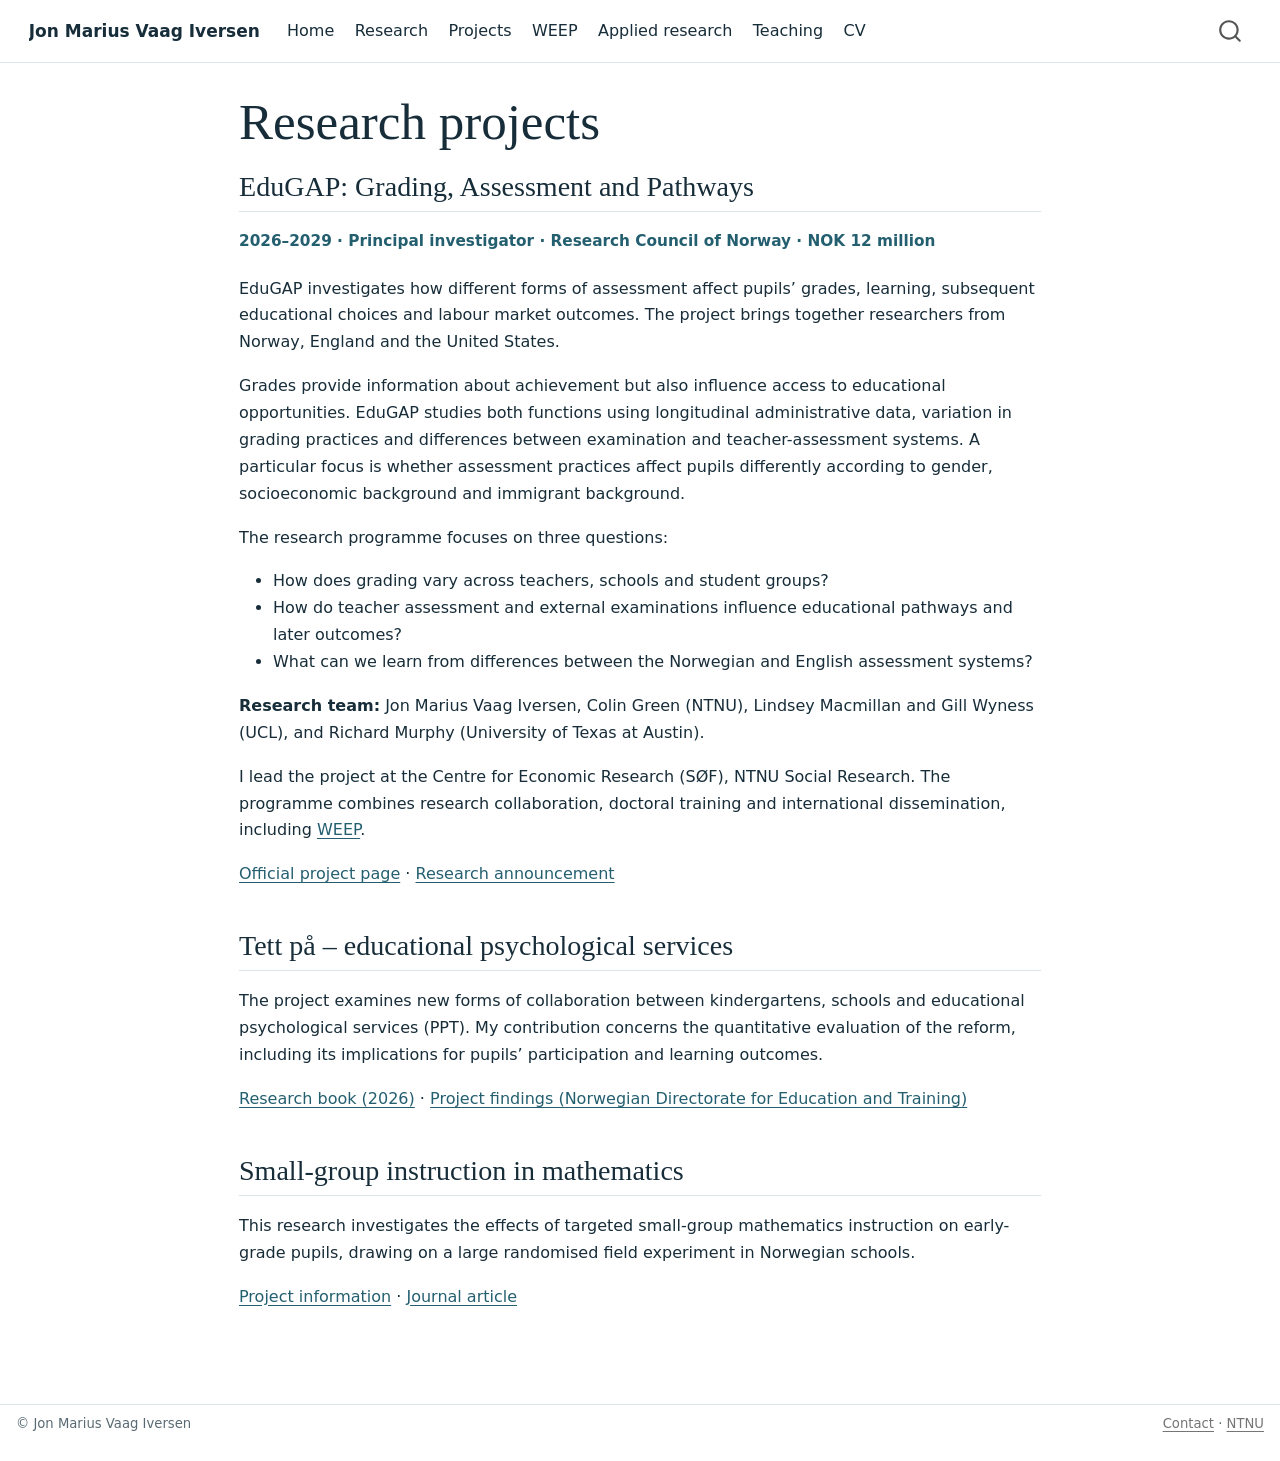
<file: quarto-academic-site/projects.html>
<!DOCTYPE html>
<html xmlns="http://www.w3.org/1999/xhtml" lang="en" xml:lang="en"><head>

<meta charset="utf-8">
<meta name="generator" content="quarto-1.11.9">

<meta name="viewport" content="width=device-width, initial-scale=1.0, user-scalable=yes">


<title>Research projects – Jon Marius Vaag Iversen</title>
<style>
/* Default styles provided by pandoc.
** See https://pandoc.org/MANUAL.html#variables-for-html for config info.
*/
span.smallcaps{font-variant: small-caps;}
div.columns{display: flex; gap: 1.5em;}
div.column{flex: auto;}
@media screen {
div.columns{gap: min(4vw, 1.5em);}
div.column{overflow-x: auto;}
}
div.hanging-indent{margin-left: 1.5em; text-indent: -1.5em;}
ul.task-list{list-style: none;}
ul.task-list li input[type="checkbox"] {
  width: 0.8em;
  margin: 0 0.8em 0.2em -1em; /* quarto-specific, see https://github.com/quarto-dev/quarto-cli/issues/4556 */ 
  vertical-align: middle;
}
</style>


<script src="../site_libs/quarto-nav/quarto-nav.js"></script>
<script src="../site_libs/quarto-nav/headroom.min.js"></script>
<script src="../site_libs/clipboard/clipboard.min.js"></script>
<script src="../site_libs/quarto-search/autocomplete.umd.js"></script>
<script src="../site_libs/quarto-search/fuse.min.js"></script>
<script src="../site_libs/quarto-search/quarto-search.js"></script>
<meta name="quarto:offset" content="../">
<script src="../site_libs/quarto-html/quarto.js" type="module"></script>
<script src="../site_libs/quarto-html/tabsets/tabsets.js" type="module"></script>
<script src="../site_libs/quarto-html/scrollable-regions/scrollable-regions.js" type="module"></script>
<script src="../site_libs/quarto-html/popper.min.js"></script>
<script src="../site_libs/quarto-html/tippy.umd.min.js"></script>
<script src="../site_libs/quarto-html/anchor.min.js"></script>
<link href="../site_libs/quarto-html/tippy.css" rel="stylesheet">
<link href="../site_libs/quarto-html/quarto-syntax-highlighting-63b5708e65d6cd79cd7618c58d0c21e7.css" rel="stylesheet" id="quarto-text-highlighting-styles">
<script src="../site_libs/bootstrap/bootstrap.min.js"></script>
<link href="../site_libs/bootstrap/bootstrap-icons.css" rel="stylesheet">
<link href="../site_libs/bootstrap/bootstrap-7e6692596b77f3f1d0561110cc8ee58a.min.css" rel="stylesheet" append-hash="true" id="quarto-bootstrap" data-mode="light">
<script id="quarto-search-options" type="application/json">{
  "location": "navbar",
  "copy-button": false,
  "collapse-after": 3,
  "panel-placement": "end",
  "type": "overlay",
  "limit": 50,
  "keyboard-shortcut": [
    "f",
    "/",
    "s"
  ],
  "show-item-context": false,
  "language": {
    "search-no-results-text": "No results",
    "search-matching-documents-text": "matching documents",
    "search-copy-link-title": "Copy link to search",
    "search-hide-matches-text": "Hide additional matches",
    "search-more-match-text": "more match in this document",
    "search-more-matches-text": "more matches in this document",
    "search-clear-button-title": "Clear",
    "search-text-placeholder": "",
    "search-detached-cancel-button-title": "Cancel",
    "search-submit-button-title": "Submit",
    "search-label": "Search"
  }
}</script>


<link rel="stylesheet" href="../styles.css">
</head>

<body class="nav-fixed fullcontent quarto-light"><a id="quarto-skip-link" class="visually-hidden-focusable" href="#quarto-document-content">Skip to main content</a>

<div id="quarto-search-results"></div>
  <header id="quarto-header" class="headroom fixed-top">
    <nav class="navbar navbar-expand-lg " data-bs-theme="dark" aria-label="Site">
      <div class="navbar-container container-fluid">
      <div class="navbar-brand-container mx-auto">
    <a class="navbar-brand" href="../index.html">
    <span class="navbar-title">Jon Marius Vaag Iversen</span>
    </a>
  </div>
          <button class="navbar-toggler" type="button" data-bs-toggle="collapse" data-bs-target="#navbarCollapse" aria-controls="navbarCollapse" aria-expanded="false" aria-label="Toggle navigation" onclick="if (window.quartoToggleHeadroom) { window.quartoToggleHeadroom(); }">
  <span class="navbar-toggler-icon"></span>
</button>
          <div class="collapse navbar-collapse" id="navbarCollapse">
            <ul class="navbar-nav navbar-nav-scroll me-auto">
  <li class="nav-item">
    <a class="nav-link" href="../index.html"> 
<span class="menu-text">Home</span></a>
  </li>  
  <li class="nav-item">
    <a class="nav-link" href="../research.html"> 
<span class="menu-text">Research</span></a>
  </li>  
  <li class="nav-item">
    <a class="nav-link" href="../projects.html"> 
<span class="menu-text">Projects</span></a>
  </li>  
  <li class="nav-item">
    <a class="nav-link" href="../weep.html"> 
<span class="menu-text">WEEP</span></a>
  </li>  
  <li class="nav-item">
    <a class="nav-link" href="../applied-research.html"> 
<span class="menu-text">Applied research</span></a>
  </li>  
  <li class="nav-item">
    <a class="nav-link" href="../teaching.html"> 
<span class="menu-text">Teaching</span></a>
  </li>  
  <li class="nav-item">
    <a class="nav-link" href="../cv.html"> 
<span class="menu-text">CV</span></a>
  </li>  
</ul>
          </div> <!-- /navcollapse -->
            <div class="quarto-navbar-tools">
</div>
            <div id="quarto-search" class="" title="Search"></div>
      </div> <!-- /container-fluid -->
    </nav>
</header>
<!-- content -->
<div id="quarto-content" class="quarto-container page-columns page-rows-contents page-layout-article page-navbar">
<!-- sidebar -->
<!-- margin-sidebar -->
    
<!-- main -->
<main class="content" id="quarto-document-content" tabindex="-1">

<header id="title-block-header" class="quarto-title-block default">
<div class="quarto-title">
<h1 class="title">Research projects</h1>
</div>



<div class="quarto-title-meta">

    
  
    
  </div>
  


</header>


<section id="edugap-grading-assessment-and-pathways" class="level2">
<h2 class="anchored" data-anchor-id="edugap-grading-assessment-and-pathways">EduGAP: Grading, Assessment and Pathways</h2>
<div class="project-meta">
<p>2026–2029 · Principal investigator · Research Council of Norway · NOK 12 million</p>
</div>
<p>EduGAP investigates how different forms of assessment affect pupils’ grades, learning, subsequent educational choices and labour market outcomes. The project brings together researchers from Norway, England and the United States.</p>
<p>Grades provide information about achievement but also influence access to educational opportunities. EduGAP studies both functions using longitudinal administrative data, variation in grading practices and differences between examination and teacher-assessment systems. A particular focus is whether assessment practices affect pupils differently according to gender, socioeconomic background and immigrant background.</p>
<p>The research programme focuses on three questions:</p>
<ul>
<li>How does grading vary across teachers, schools and student groups?</li>
<li>How do teacher assessment and external examinations influence educational pathways and later outcomes?</li>
<li>What can we learn from differences between the Norwegian and English assessment systems?</li>
</ul>
<p><strong>Research team:</strong> Jon Marius Vaag Iversen, Colin Green (NTNU), Lindsey Macmillan and Gill Wyness (UCL), and Richard Murphy (University of Texas at Austin).</p>
<p>I lead the project at the Centre for Economic Research (SØF), NTNU Social Research. The programme combines research collaboration, doctoral training and international dissemination, including <a href="../quarto-academic-site/weep.html">WEEP</a>.</p>
<p><a href="https://samforsk.no/prosjekter/edugap">Official project page</a> · <a href="https://samforsk.no/nyheter/skal-forske-pa-hvordan-ulike-vurderingsformer-pavirker-elevers-karakterer-utdannings-og-yrkesvalg">Research announcement</a></p>
</section>
<section id="tett-på-educational-psychological-services" class="level2">
<h2 class="anchored" data-anchor-id="tett-på-educational-psychological-services">Tett på – educational psychological services</h2>
<p>The project examines new forms of collaboration between kindergartens, schools and educational psychological services (PPT). My contribution concerns the quantitative evaluation of the reform, including its implications for pupils’ participation and learning outcomes.</p>
<p><a href="https://www.universitetsforlaget.no/tett-pa">Research book (2026)</a> · <a href="https://www.udir.no/tall-og-forskning/finn-forskning/rapporter/2026/ppt-tettere-barnehage-og-skole-bedre-stotte/">Project findings (Norwegian Directorate for Education and Training)</a></p>
</section>
<section id="small-group-instruction-in-mathematics" class="level2">
<h2 class="anchored" data-anchor-id="small-group-instruction-in-mathematics">Small-group instruction in mathematics</h2>
<p>This research investigates the effects of targeted small-group mathematics instruction on early-grade pupils, drawing on a large randomised field experiment in Norwegian schools.</p>
<p><a href="https://www.nifu.no/prosjekter/11-prosjektet/">Project information</a> · <a href="https://doi.org/10.1016/j.jpubeco.2022.104765">Journal article</a></p>


</section>

</main> <!-- /main -->
<script id="quarto-html-after-body" type="application/javascript">
  window.document.addEventListener("DOMContentLoaded", function (event) {
    const icon = "";
    const anchorJS = new window.AnchorJS();
    anchorJS.options = {
      placement: 'right',
      icon: icon
    };
    anchorJS.add('.anchored');
    const isCodeAnnotation = (el) => {
      for (const clz of el.classList) {
        if (clz.startsWith('code-annotation-')) {                     
          return true;
        }
      }
      return false;
    }
    const onCopySuccess = function(e) {
      // button target
      const button = e.trigger;
      // don't keep focus
      button.blur();
      // flash "checked"
      button.classList.add('code-copy-button-checked');
      var currentTitle = button.getAttribute("title");
      button.setAttribute("title", "Copied!");
      let tooltip;
      if (window.bootstrap) {
        button.setAttribute("data-bs-toggle", "tooltip");
        button.setAttribute("data-bs-placement", "left");
        button.setAttribute("data-bs-title", "Copied!");
        tooltip = new bootstrap.Tooltip(button, 
          { trigger: "manual", 
            customClass: "code-copy-button-tooltip",
            offset: [0, -8]});
        tooltip.show();    
      }
      setTimeout(function() {
        if (tooltip) {
          tooltip.hide();
          button.removeAttribute("data-bs-title");
          button.removeAttribute("data-bs-toggle");
          button.removeAttribute("data-bs-placement");
        }
        button.setAttribute("title", currentTitle);
        button.classList.remove('code-copy-button-checked');
      }, 1000);
      // clear code selection
      e.clearSelection();
    }
    const getTextToCopy = function(trigger) {
      const outerScaffold = trigger.parentElement.cloneNode(true);
      const codeEl = outerScaffold.querySelector('code');
      for (const childEl of codeEl.children) {
        if (isCodeAnnotation(childEl)) {
          childEl.remove();
        }
      }
      return codeEl.innerText;
    }
    const clipboard = new window.ClipboardJS('.code-copy-button:not([data-in-quarto-modal])', {
      text: getTextToCopy
    });
    clipboard.on('success', onCopySuccess);
    if (window.document.getElementById('quarto-embedded-source-code-modal')) {
      const clipboardModal = new window.ClipboardJS('.code-copy-button[data-in-quarto-modal]', {
        text: getTextToCopy,
        container: window.document.getElementById('quarto-embedded-source-code-modal')
      });
      clipboardModal.on('success', onCopySuccess);
    }
      var localhostRegex = new RegExp(/^(?:http|https):\/\/localhost\:?[0-9]*\//);
      var mailtoRegex = new RegExp(/^mailto:/);
        var filterRegex = new RegExp('/' + window.location.host + '/');
      const newWindowLabel = "(opens in a new tab)";
      const newWindowNoteId = "quarto-ext-newwindow-label";
      // Links reference one hidden label through aria-describedby, so the
      // announcement never changes their accessible name.
      var describeNewWindow = (link) => {
        if (!window.document.getElementById(newWindowNoteId)) {
          var newWindowNote = window.document.createElement("span");
          newWindowNote.id = newWindowNoteId;
          newWindowNote.hidden = true;
          newWindowNote.textContent = newWindowLabel;
          window.document.body.appendChild(newWindowNote);
        }
        var describedBy = (link.getAttribute("aria-describedby") || "").split(/\s+/).filter(Boolean);
        if (!describedBy.includes(newWindowNoteId)) {
          describedBy.push(newWindowNoteId);
          link.setAttribute("aria-describedby", describedBy.join(" "));
        }
      }
      var isInternal = (href) => {
          return filterRegex.test(href) || localhostRegex.test(href) || mailtoRegex.test(href);
      }
      // Inspect non-navigation links and adorn them if external
      window.quartoDecorateExternalLinks = function (root) {
     var links = (root || window.document).querySelectorAll('a[href]:not(.nav-link):not(.navbar-brand):not(.toc-action):not(.sidebar-link):not(.sidebar-item-toggle):not(.pagination-link):not(.no-external):not([aria-hidden]):not(.dropdown-item):not(.quarto-navigation-tool):not(.about-link)');
      for (var i=0; i<links.length; i++) {
        const link = links[i];
        if (!isInternal(link.href)) {
          // undo the damage that might have been done by quarto-nav.js in the case of
          // links that we want to consider external
          if (link.dataset.originalHref !== undefined) {
            link.href = link.dataset.originalHref;
          }
            // target, if specified
            link.setAttribute("target", "_blank");
            if (link.getAttribute("rel") === null) {
              link.setAttribute("rel", "noopener");
            }
            describeNewWindow(link);
          if (!link.classList.contains('no-external-icon')) {
          }
        }
      }
      };
      window.quartoDecorateExternalLinks(window.document);
    // Esc closes the popup (WCAG 1.4.13) and focus leaving both trigger and
    // popup closes it (WCAG 2.4.11); tippy handles neither for interactive popups.
    const hideOnEscAndFocusOut = {
      name: 'hideOnEscAndFocusOut',
      defaultValue: true,
      fn(instance) {
        const dismiss = () => {
          // A show scheduled by the trigger delay would otherwise reopen it
          instance.clearDelayTimeouts();
          instance.hide();
        };
        const onKeyDown = (event) => {
          if (event.key !== 'Escape') {
            return;
          }
          // Keep Esc from also reaching page handlers (e.g. reveal.js overview),
          // except an open reveal.js slide menu, which Esc should close too.
          // The menu handles keys only when its keyboard option is on.
          const menuHandlesEsc = window.Reveal?.getPlugin?.('menu')?.isOpen() &&
            window.Reveal.getConfig().menu?.keyboard !== false;
          if (!menuHandlesEsc) {
            event.stopPropagation();
          }
          if (instance.popper.contains(window.document.activeElement)) {
            // Disabled while refocusing so the focus trigger does not reopen it
            instance.disable();
            instance.reference.focus();
            instance.enable();
          }
          dismiss();
        };
        const onFocusOut = (event) => {
          const target = event.relatedTarget;
          if (target && !instance.reference.contains(target) &&
              !instance.popper.contains(target)) {
            dismiss();
          }
        };
        // On the trigger too: a click trigger (code-annotations: select) has no
        // blur handling. Attached for the instance's lifetime so leaving the
        // trigger also cancels a show still pending on the trigger delay.
        instance.reference.addEventListener('focusout', onFocusOut);
        return {
          onShow() {
            window.document.addEventListener('keydown', onKeyDown, true);
            instance.popper.addEventListener('focusout', onFocusOut);
          },
          onHide() {
            window.document.removeEventListener('keydown', onKeyDown, true);
            instance.popper.removeEventListener('focusout', onFocusOut);
          },
          onDestroy() {
            instance.reference.removeEventListener('focusout', onFocusOut);
          },
        };
      },
    };
    function tippyHover(el, contentFn, onTriggerFn, onUntriggerFn) {
      const config = {
        allowHTML: true,
        maxWidth: 500,
        delay: 100,
        arrow: false,
        appendTo: function(el) {
            return el.parentElement;
        },
        interactive: true,
        interactiveBorder: 10,
        theme: 'quarto',
        placement: 'bottom-start',
        plugins: [hideOnEscAndFocusOut],
      };
      if (contentFn) {
        config.content = contentFn;
      }
      if (onTriggerFn) {
        config.onTrigger = onTriggerFn;
      }
      if (onUntriggerFn) {
        config.onUntrigger = onUntriggerFn;
      }
      window.tippy(el, config); 
    }
    const noterefs = window.document.querySelectorAll('a[role="doc-noteref"]');
    for (var i=0; i<noterefs.length; i++) {
      const ref = noterefs[i];
      tippyHover(ref, function() {
        // use id or data attribute instead here
        let href = ref.getAttribute('data-footnote-href') || ref.getAttribute('href');
        try { href = new URL(href).hash; } catch {}
        const id = href.replace(/^#\/?/, "");
        const note = window.document.getElementById(id);
        if (note) {
          return note.innerHTML;
        } else {
          return "";
        }
      });
    }
    const xrefs = window.document.querySelectorAll('a.quarto-xref');
    const processXRef = (id, note) => {
      // Strip column container classes
      const stripColumnClz = (el) => {
        el.classList.remove("page-full", "page-columns");
        if (el.children) {
          for (const child of el.children) {
            stripColumnClz(child);
          }
        }
      }
      stripColumnClz(note)
      if (id === null || id.startsWith('sec-')) {
        // Special case sections, only their first couple elements
        const container = document.createElement("div");
        if (note.children && note.children.length > 2) {
          container.appendChild(note.children[0].cloneNode(true));
          for (let i = 1; i < note.children.length; i++) {
            const child = note.children[i];
            if (child.tagName === "P" && child.innerText === "") {
              continue;
            } else {
              container.appendChild(child.cloneNode(true));
              break;
            }
          }
          if (window.Quarto?.typesetMath) {
            window.Quarto.typesetMath(container);
          }
          return container.innerHTML
        } else {
          if (window.Quarto?.typesetMath) {
            window.Quarto.typesetMath(note);
          }
          return note.innerHTML;
        }
      } else {
        // Remove any anchor links if they are present
        const anchorLink = note.querySelector('a.anchorjs-link');
        if (anchorLink) {
          anchorLink.remove();
        }
        if (window.Quarto?.typesetMath) {
          window.Quarto.typesetMath(note);
        }
        if (note.classList.contains("callout")) {
          return note.outerHTML;
        } else {
          return note.innerHTML;
        }
      }
    }
    for (var i=0; i<xrefs.length; i++) {
      const xref = xrefs[i];
      tippyHover(xref, undefined, function(instance) {
        instance.disable();
        let url = xref.getAttribute('href');
        let hash = undefined; 
        if (url.startsWith('#')) {
          hash = url;
        } else {
          try { hash = new URL(url).hash; } catch {}
        }
        if (hash) {
          const id = hash.replace(/^#\/?/, "");
          const note = window.document.getElementById(id);
          if (note !== null) {
            try {
              const html = processXRef(id, note.cloneNode(true));
              instance.setContent(html);
            } finally {
              instance.enable();
              instance.show();
            }
          } else {
            // See if we can fetch this
            fetch(url.split('#')[0])
            .then(res => res.text())
            .then(html => {
              const parser = new DOMParser();
              const htmlDoc = parser.parseFromString(html, "text/html");
              const note = htmlDoc.getElementById(id);
              if (note !== null) {
                const html = processXRef(id, note);
                instance.setContent(html);
              } 
            }).finally(() => {
              instance.enable();
              instance.show();
            });
          }
        } else {
          // See if we can fetch a full url (with no hash to target)
          // This is a special case and we should probably do some content thinning / targeting
          fetch(url)
          .then(res => res.text())
          .then(html => {
            const parser = new DOMParser();
            const htmlDoc = parser.parseFromString(html, "text/html");
            const note = htmlDoc.querySelector('main.content');
            if (note !== null) {
              // This should only happen for chapter cross references
              // (since there is no id in the URL)
              // remove the first header
              if (note.children.length > 0 && note.children[0].tagName === "HEADER") {
                note.children[0].remove();
              }
              const html = processXRef(null, note);
              instance.setContent(html);
            } 
          }).finally(() => {
            instance.enable();
            instance.show();
          });
        }
      }, function(instance) {
      });
    }
        let selectedAnnoteEl;
        const selectorForAnnotation = ( cell, annotation) => {
          let cellAttr = 'data-code-cell="' + cell + '"';
          let lineAttr = 'data-code-annotation="' +  annotation + '"';
          const selector = 'span[' + cellAttr + '][' + lineAttr + ']';
          return selector;
        }
        const selectCodeLines = (annoteEl) => {
          const doc = window.document;
          const targetCell = annoteEl.getAttribute("data-target-cell");
          const targetAnnotation = annoteEl.getAttribute("data-target-annotation");
          const annoteSpan = window.document.querySelector(selectorForAnnotation(targetCell, targetAnnotation));
          const lines = annoteSpan.getAttribute("data-code-lines").split(",");
          const lineIds = lines.map((line) => {
            return targetCell + "-" + line;
          })
          // Each band is positioned against its own containing block, which is
          // not the offsetParent of the lines, so place it from client rects.
          const placeBand = (band, firstEl, lastEl, codeBlock) => {
            const container = band.offsetParent;
            if (container === null) {
              return;
            }
            const containerRect = container.getBoundingClientRect();
            // Reveal.js scales slides with a transform, so convert client
            // pixels back to the CSS pixels of the container.
            const scale = containerRect.height / container.offsetHeight || 1;
            const firstRect = firstEl.getBoundingClientRect();
            const lastRect = lastEl.getBoundingClientRect();
            const top = (firstRect.top - containerRect.top) / scale - container.clientTop + container.scrollTop;
            const height = (lastRect.bottom - firstRect.top) / scale;
            band.style.top = top - 2 + "px";
            band.style.height = height + 4 + "px";
            if (codeBlock) {
              // Without the copy button wrapper, the containing block is wider
              // than the code block, so span the code block explicitly.
              const blockRect = codeBlock.getBoundingClientRect();
              band.style.left = (blockRect.left - containerRect.left) / scale - container.clientLeft + container.scrollLeft + "px";
              band.style.width = blockRect.width / scale + "px";
            }
          };
          if (lineIds.length > 0) {
            const el = window.document.getElementById(lineIds[0]);
            const lastEl = window.document.getElementById(lineIds[lineIds.length - 1]);
            const parent = el.parentElement.parentElement;
            // cook up a div (if necessary) and position it
            let div = window.document.getElementById("code-annotation-line-highlight");
            if (div === null) {
              div = window.document.createElement("div");
              div.setAttribute("id", "code-annotation-line-highlight");
              div.style.position = 'absolute';
              parent.appendChild(div);
            }
            placeBand(div, el, lastEl, parent.closest("div.sourceCode") || parent);
            let gutterDiv = window.document.getElementById("code-annotation-line-highlight-gutter");
            if (gutterDiv === null) {
              gutterDiv = window.document.createElement("div");
              gutterDiv.setAttribute("id", "code-annotation-line-highlight-gutter");
              gutterDiv.style.position = 'absolute';
              const codeCell = window.document.getElementById(targetCell);
              const gutter = codeCell.querySelector('.code-annotation-gutter');
              gutter.appendChild(gutterDiv);
            }
            placeBand(gutterDiv, el, lastEl);
            selectedAnnoteEl = annoteEl;
          }
        };
        const unselectCodeLines = () => {
          const elementsIds = ["code-annotation-line-highlight", "code-annotation-line-highlight-gutter"];
          elementsIds.forEach((elId) => {
            const div = window.document.getElementById(elId);
            if (div) {
              div.remove();
            }
          });
          selectedAnnoteEl = undefined;
        };
          // Handle positioning of the toggle
      window.addEventListener(
        "resize",
        throttle(() => {
          elRect = undefined;
          if (selectedAnnoteEl) {
            selectCodeLines(selectedAnnoteEl);
          }
        }, 10)
      );
      function throttle(fn, ms) {
      let throttle = false;
      let timer;
        return (...args) => {
          if(!throttle) { // first call gets through
              fn.apply(this, args);
              throttle = true;
          } else { // all the others get throttled
              if(timer) clearTimeout(timer); // cancel #2
              timer = setTimeout(() => {
                fn.apply(this, args);
                timer = throttle = false;
              }, ms);
          }
        };
      }
        // Attach click handler to the DT
        const annoteDls = window.document.querySelectorAll('dt[data-target-cell]');
        for (const annoteDlNode of annoteDls) {
          annoteDlNode.addEventListener('click', (event) => {
            const clickedEl = event.target;
            if (clickedEl !== selectedAnnoteEl) {
              unselectCodeLines();
              const activeEl = window.document.querySelector('dt[data-target-cell].code-annotation-active');
              if (activeEl) {
                activeEl.classList.remove('code-annotation-active');
              }
              selectCodeLines(clickedEl);
              clickedEl.classList.add('code-annotation-active');
            } else {
              // Unselect the line
              unselectCodeLines();
              clickedEl.classList.remove('code-annotation-active');
            }
          });
        }
    const findCites = (el) => {
      const parentEl = el.parentElement;
      if (parentEl) {
        const cites = parentEl.dataset.cites;
        if (cites) {
          return {
            el,
            cites: cites.split(' ')
          };
        } else {
          return findCites(el.parentElement)
        }
      } else {
        return undefined;
      }
    };
    var bibliorefs = window.document.querySelectorAll('a[role="doc-biblioref"]');
    for (var i=0; i<bibliorefs.length; i++) {
      const ref = bibliorefs[i];
      const citeInfo = findCites(ref);
      if (citeInfo) {
        tippyHover(citeInfo.el, function() {
          var popup = window.document.createElement('div');
          citeInfo.cites.forEach(function(cite) {
            var citeDiv = window.document.createElement('div');
            citeDiv.classList.add('hanging-indent');
            citeDiv.classList.add('csl-entry');
            var biblioDiv = window.document.getElementById('ref-' + cite);
            if (biblioDiv) {
              citeDiv.innerHTML = biblioDiv.innerHTML;
            }
            popup.appendChild(citeDiv);
          });
          return popup.innerHTML;
        });
      }
    }
  });
  </script>
  <script type="application/javascript">
  window.quartoScrollableRegionsLabels = {"code":"Scrollable code","output":"Scrollable output"};
  </script>
</div> <!-- /content -->
<footer class="footer">
  <div class="nav-footer">
    <div class="nav-footer-left">
<p>© Jon Marius Vaag Iversen</p>
</div>   
    <div class="nav-footer-center">
      &nbsp;
    </div>
    <div class="nav-footer-right">
<p><a href="mailto:jon.iversen@ntnu.no">Contact</a> · <a href="https://www.ntnu.edu/employees/jon.iversen">NTNU</a></p>
</div>
  </div>
</footer>




</body></html>
</file>
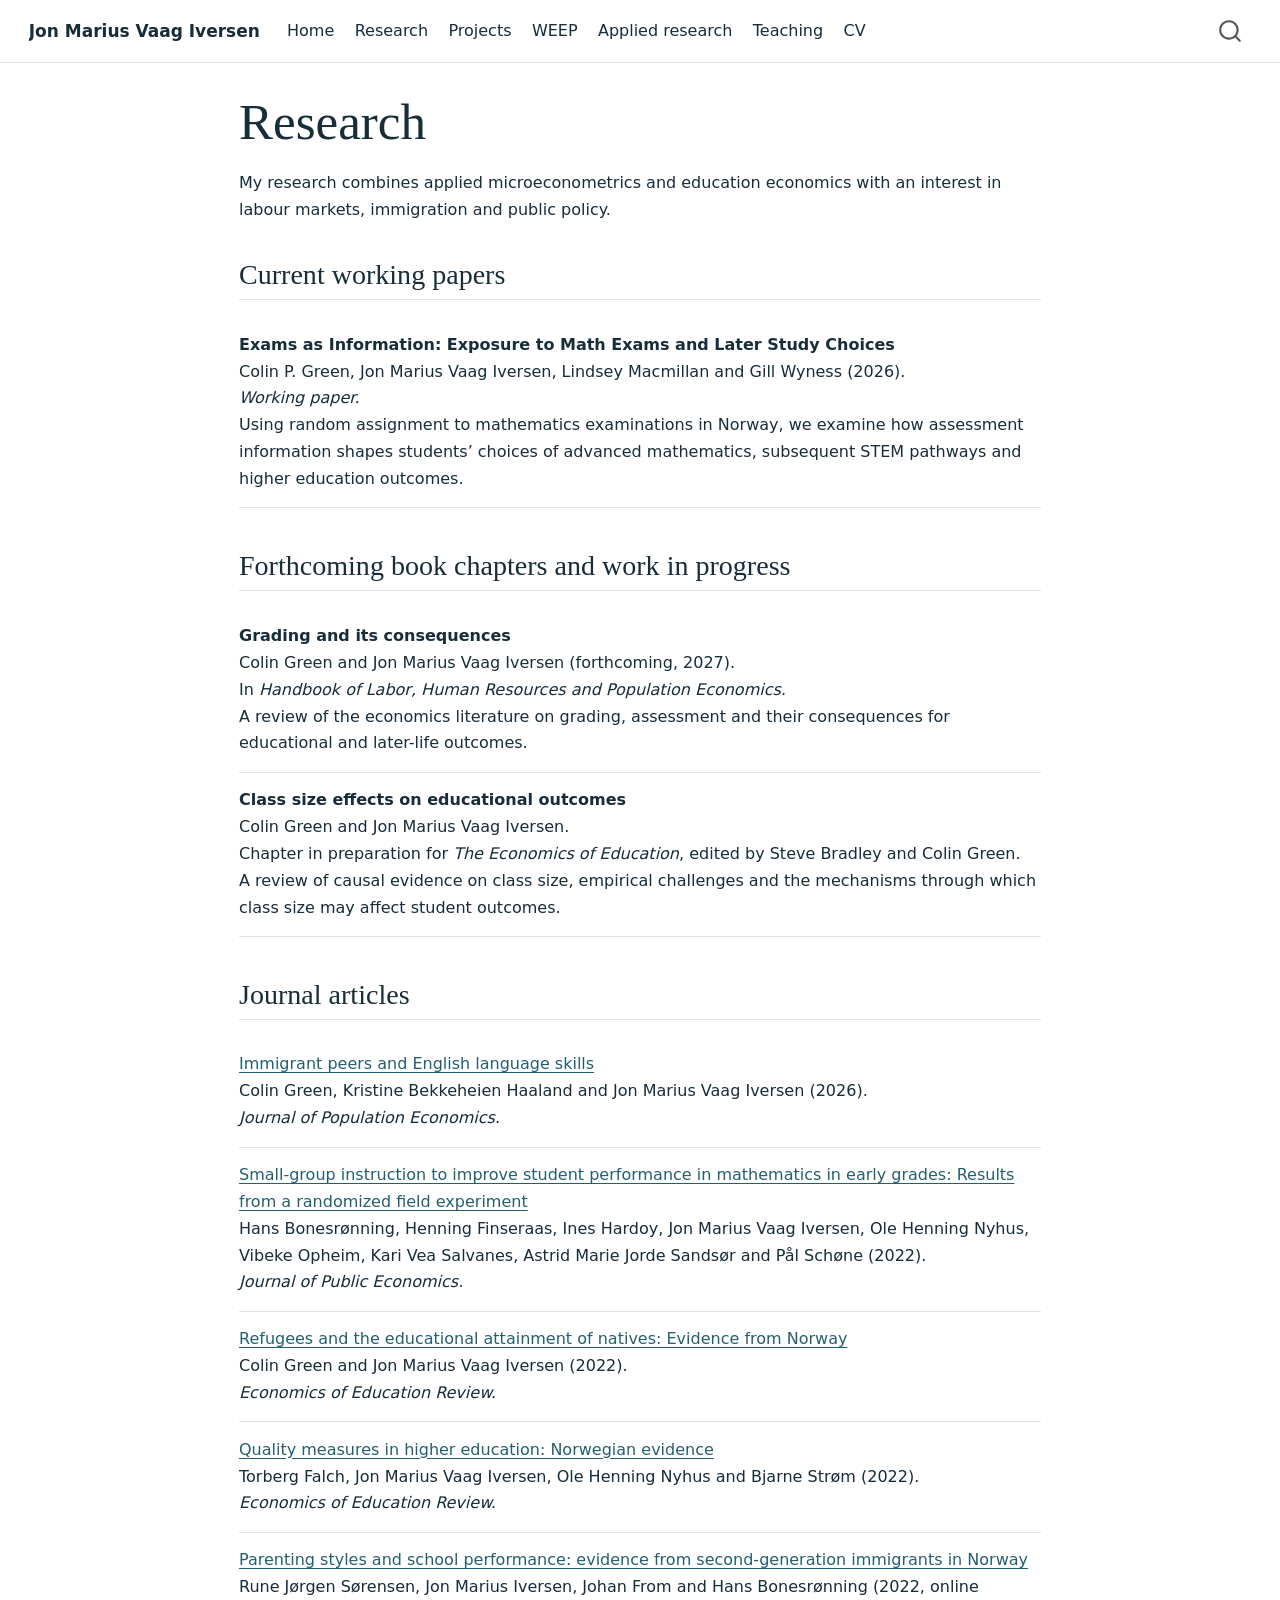
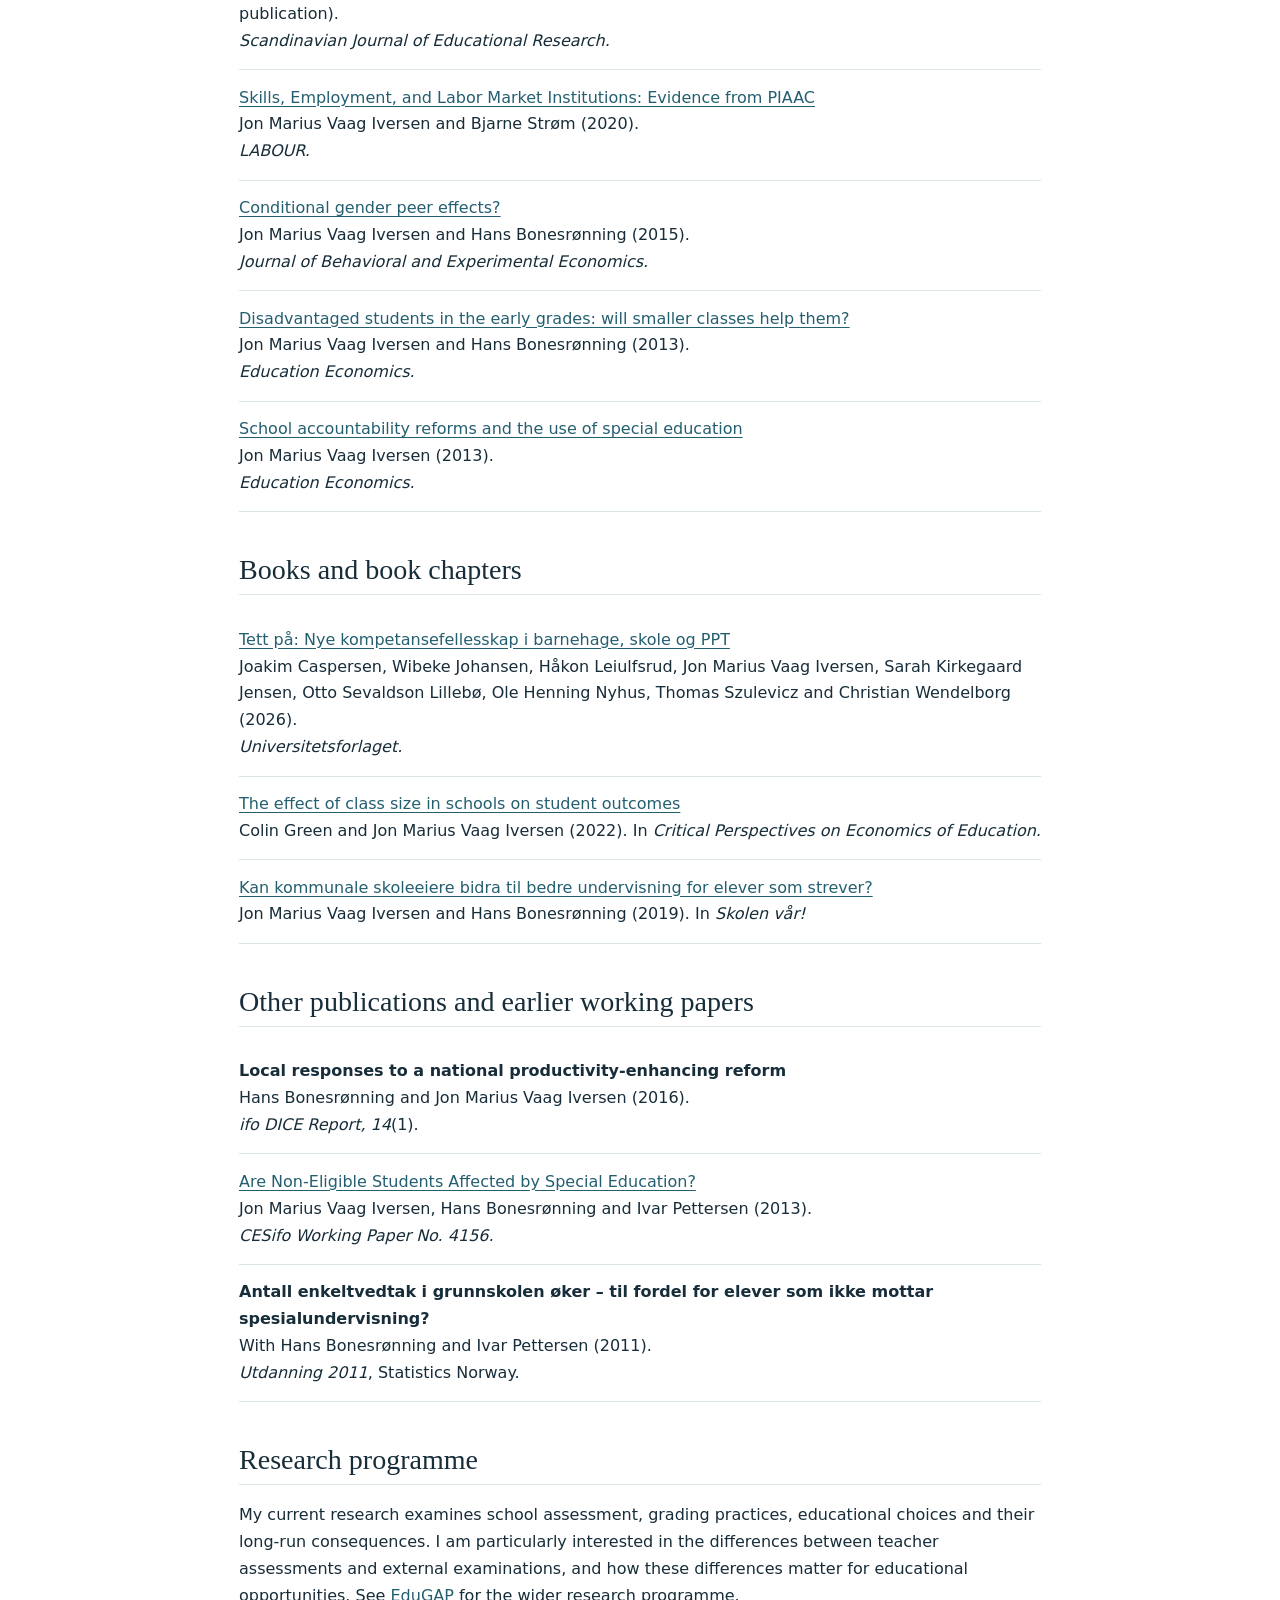
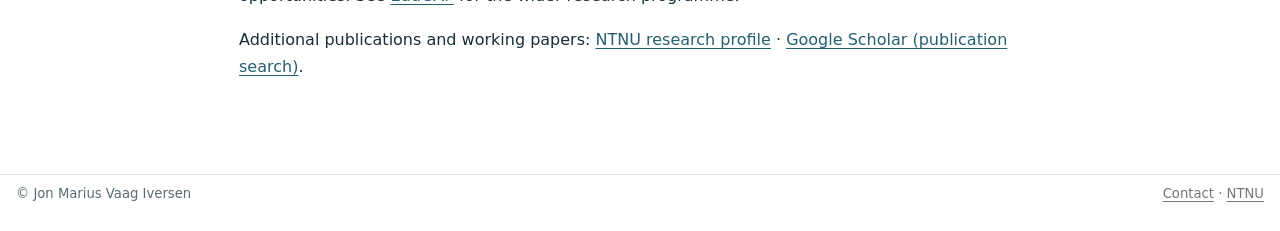
<file: quarto-academic-site/research.html>
<!DOCTYPE html>
<html xmlns="http://www.w3.org/1999/xhtml" lang="en" xml:lang="en"><head>

<meta charset="utf-8">
<meta name="generator" content="quarto-1.11.9">

<meta name="viewport" content="width=device-width, initial-scale=1.0, user-scalable=yes">


<title>Research – Jon Marius Vaag Iversen</title>
<style>
/* Default styles provided by pandoc.
** See https://pandoc.org/MANUAL.html#variables-for-html for config info.
*/
span.smallcaps{font-variant: small-caps;}
div.columns{display: flex; gap: 1.5em;}
div.column{flex: auto;}
@media screen {
div.columns{gap: min(4vw, 1.5em);}
div.column{overflow-x: auto;}
}
div.hanging-indent{margin-left: 1.5em; text-indent: -1.5em;}
ul.task-list{list-style: none;}
ul.task-list li input[type="checkbox"] {
  width: 0.8em;
  margin: 0 0.8em 0.2em -1em; /* quarto-specific, see https://github.com/quarto-dev/quarto-cli/issues/4556 */ 
  vertical-align: middle;
}
</style>


<script src="../site_libs/quarto-nav/quarto-nav.js"></script>
<script src="../site_libs/quarto-nav/headroom.min.js"></script>
<script src="../site_libs/clipboard/clipboard.min.js"></script>
<script src="../site_libs/quarto-search/autocomplete.umd.js"></script>
<script src="../site_libs/quarto-search/fuse.min.js"></script>
<script src="../site_libs/quarto-search/quarto-search.js"></script>
<meta name="quarto:offset" content="../">
<script src="../site_libs/quarto-html/quarto.js" type="module"></script>
<script src="../site_libs/quarto-html/tabsets/tabsets.js" type="module"></script>
<script src="../site_libs/quarto-html/scrollable-regions/scrollable-regions.js" type="module"></script>
<script src="../site_libs/quarto-html/popper.min.js"></script>
<script src="../site_libs/quarto-html/tippy.umd.min.js"></script>
<script src="../site_libs/quarto-html/anchor.min.js"></script>
<link href="../site_libs/quarto-html/tippy.css" rel="stylesheet">
<link href="../site_libs/quarto-html/quarto-syntax-highlighting-63b5708e65d6cd79cd7618c58d0c21e7.css" rel="stylesheet" id="quarto-text-highlighting-styles">
<script src="../site_libs/bootstrap/bootstrap.min.js"></script>
<link href="../site_libs/bootstrap/bootstrap-icons.css" rel="stylesheet">
<link href="../site_libs/bootstrap/bootstrap-7e6692596b77f3f1d0561110cc8ee58a.min.css" rel="stylesheet" append-hash="true" id="quarto-bootstrap" data-mode="light">
<script id="quarto-search-options" type="application/json">{
  "location": "navbar",
  "copy-button": false,
  "collapse-after": 3,
  "panel-placement": "end",
  "type": "overlay",
  "limit": 50,
  "keyboard-shortcut": [
    "f",
    "/",
    "s"
  ],
  "show-item-context": false,
  "language": {
    "search-no-results-text": "No results",
    "search-matching-documents-text": "matching documents",
    "search-copy-link-title": "Copy link to search",
    "search-hide-matches-text": "Hide additional matches",
    "search-more-match-text": "more match in this document",
    "search-more-matches-text": "more matches in this document",
    "search-clear-button-title": "Clear",
    "search-text-placeholder": "",
    "search-detached-cancel-button-title": "Cancel",
    "search-submit-button-title": "Submit",
    "search-label": "Search"
  }
}</script>


<link rel="stylesheet" href="../styles.css">
</head>

<body class="nav-fixed fullcontent quarto-light"><a id="quarto-skip-link" class="visually-hidden-focusable" href="#quarto-document-content">Skip to main content</a>

<div id="quarto-search-results"></div>
  <header id="quarto-header" class="headroom fixed-top">
    <nav class="navbar navbar-expand-lg " data-bs-theme="dark" aria-label="Site">
      <div class="navbar-container container-fluid">
      <div class="navbar-brand-container mx-auto">
    <a class="navbar-brand" href="../index.html">
    <span class="navbar-title">Jon Marius Vaag Iversen</span>
    </a>
  </div>
          <button class="navbar-toggler" type="button" data-bs-toggle="collapse" data-bs-target="#navbarCollapse" aria-controls="navbarCollapse" aria-expanded="false" aria-label="Toggle navigation" onclick="if (window.quartoToggleHeadroom) { window.quartoToggleHeadroom(); }">
  <span class="navbar-toggler-icon"></span>
</button>
          <div class="collapse navbar-collapse" id="navbarCollapse">
            <ul class="navbar-nav navbar-nav-scroll me-auto">
  <li class="nav-item">
    <a class="nav-link" href="../index.html"> 
<span class="menu-text">Home</span></a>
  </li>  
  <li class="nav-item">
    <a class="nav-link" href="../research.html"> 
<span class="menu-text">Research</span></a>
  </li>  
  <li class="nav-item">
    <a class="nav-link" href="../projects.html"> 
<span class="menu-text">Projects</span></a>
  </li>  
  <li class="nav-item">
    <a class="nav-link" href="../weep.html"> 
<span class="menu-text">WEEP</span></a>
  </li>  
  <li class="nav-item">
    <a class="nav-link" href="../applied-research.html"> 
<span class="menu-text">Applied research</span></a>
  </li>  
  <li class="nav-item">
    <a class="nav-link" href="../teaching.html"> 
<span class="menu-text">Teaching</span></a>
  </li>  
  <li class="nav-item">
    <a class="nav-link" href="../cv.html"> 
<span class="menu-text">CV</span></a>
  </li>  
</ul>
          </div> <!-- /navcollapse -->
            <div class="quarto-navbar-tools">
</div>
            <div id="quarto-search" class="" title="Search"></div>
      </div> <!-- /container-fluid -->
    </nav>
</header>
<!-- content -->
<div id="quarto-content" class="quarto-container page-columns page-rows-contents page-layout-article page-navbar">
<!-- sidebar -->
<!-- margin-sidebar -->
    
<!-- main -->
<main class="content" id="quarto-document-content" tabindex="-1">

<header id="title-block-header" class="quarto-title-block default">
<div class="quarto-title">
<h1 class="title">Research</h1>
</div>



<div class="quarto-title-meta">

    
  
    
  </div>
  


</header>


<p>My research combines applied microeconometrics and education economics with an interest in labour markets, immigration and public policy.</p>
<section id="current-working-papers" class="level2">
<h2 class="anchored" data-anchor-id="current-working-papers">Current working papers</h2>
<div class="publication">
<p><strong>Exams as Information: Exposure to Math Exams and Later Study Choices</strong><br>
Colin P. Green, Jon Marius Vaag Iversen, Lindsey Macmillan and Gill Wyness (2026).<br>
<em>Working paper.</em><br>
Using random assignment to mathematics examinations in Norway, we examine how assessment information shapes students’ choices of advanced mathematics, subsequent STEM pathways and higher education outcomes.</p>
</div>
</section>
<section id="forthcoming-book-chapters-and-work-in-progress" class="level2">
<h2 class="anchored" data-anchor-id="forthcoming-book-chapters-and-work-in-progress">Forthcoming book chapters and work in progress</h2>
<div class="publication">
<p><strong>Grading and its consequences</strong><br>
Colin Green and Jon Marius Vaag Iversen (forthcoming, 2027).<br>
In <em>Handbook of Labor, Human Resources and Population Economics.</em><br>
A review of the economics literature on grading, assessment and their consequences for educational and later-life outcomes.</p>
</div>
<div class="publication">
<p><strong>Class size effects on educational outcomes</strong><br>
Colin Green and Jon Marius Vaag Iversen.<br>
Chapter in preparation for <em>The Economics of Education</em>, edited by Steve Bradley and Colin Green.<br>
A review of causal evidence on class size, empirical challenges and the mechanisms through which class size may affect student outcomes.</p>
</div>
</section>
<section id="journal-articles" class="level2">
<h2 class="anchored" data-anchor-id="journal-articles">Journal articles</h2>
<div class="publication">
<p><strong><a href="https://doi.org/10.1007/s00148-026-01153-3">Immigrant peers and English language skills</a></strong><br>
Colin Green, Kristine Bekkeheien Haaland and Jon Marius Vaag Iversen (2026).<br>
<em>Journal of Population Economics.</em></p>
</div>
<div class="publication">
<p><strong><a href="https://doi.org/10.1016/j.jpubeco.2022.104765">Small-group instruction to improve student performance in mathematics in early grades: Results from a randomized field experiment</a></strong><br>
Hans Bonesrønning, Henning Finseraas, Ines Hardoy, Jon Marius Vaag Iversen, Ole Henning Nyhus, Vibeke Opheim, Kari Vea Salvanes, Astrid Marie Jorde Sandsør and Pål Schøne (2022).<br>
<em>Journal of Public Economics.</em></p>
</div>
<div class="publication">
<p><strong><a href="https://doi.org/10.1016/j.econedurev.2022.102258">Refugees and the educational attainment of natives: Evidence from Norway</a></strong><br>
Colin Green and Jon Marius Vaag Iversen (2022).<br>
<em>Economics of Education Review.</em></p>
</div>
<div class="publication">
<p><strong><a href="https://www.sciencedirect.com/science/article/pii/S0272775722000127">Quality measures in higher education: Norwegian evidence</a></strong><br>
Torberg Falch, Jon Marius Vaag Iversen, Ole Henning Nyhus and Bjarne Strøm (2022).<br>
<em>Economics of Education Review.</em></p>
</div>
<div class="publication">
<p><strong><a href="https://doi.org/10.1080/00313831.2022.2127882">Parenting styles and school performance: evidence from second-generation immigrants in Norway</a></strong><br>
Rune Jørgen Sørensen, Jon Marius Iversen, Johan From and Hans Bonesrønning (2022, online publication).<br>
<em>Scandinavian Journal of Educational Research.</em></p>
</div>
<div class="publication">
<p><strong><a href="https://doi.org/10.1111/labr.12174">Skills, Employment, and Labor Market Institutions: Evidence from PIAAC</a></strong><br>
Jon Marius Vaag Iversen and Bjarne Strøm (2020).<br>
<em>LABOUR.</em></p>
</div>
<div class="publication">
<p><strong><a href="https://www.sciencedirect.com/science/article/abs/pii/S2214804315000051">Conditional gender peer effects?</a></strong><br>
Jon Marius Vaag Iversen and Hans Bonesrønning (2015).<br>
<em>Journal of Behavioral and Experimental Economics.</em></p>
</div>
<div class="publication">
<p><strong><a href="https://doi.org/10.1080/09645292.2011.623380">Disadvantaged students in the early grades: will smaller classes help them?</a></strong><br>
Jon Marius Vaag Iversen and Hans Bonesrønning (2013).<br>
<em>Education Economics.</em></p>
</div>
<div class="publication">
<p><strong><a href="https://doi.org/10.1080/09645292.2013.796911">School accountability reforms and the use of special education</a></strong><br>
Jon Marius Vaag Iversen (2013).<br>
<em>Education Economics.</em></p>
</div>
</section>
<section id="books-and-book-chapters" class="level2">
<h2 class="anchored" data-anchor-id="books-and-book-chapters">Books and book chapters</h2>
<div class="publication">
<p><strong><a href="https://doi.org/10.18261/9788215075204-26">Tett på: Nye kompetansefellesskap i barnehage, skole og PPT</a></strong><br>
Joakim Caspersen, Wibeke Johansen, Håkon Leiulfsrud, Jon Marius Vaag Iversen, Sarah Kirkegaard Jensen, Otto Sevaldson Lillebø, Ole Henning Nyhus, Thomas Szulevicz and Christian Wendelborg (2026).<br>
<em>Universitetsforlaget.</em></p>
</div>
<div class="publication">
<p><strong><a href="https://doi.org/10.4324/9781003100232-8">The effect of class size in schools on student outcomes</a></strong><br>
Colin Green and Jon Marius Vaag Iversen (2022). In <em>Critical Perspectives on Economics of Education.</em></p>
</div>
<div class="publication">
<p><strong><a href="https://hdl.handle.net/11250/3801659">Kan kommunale skoleeiere bidra til bedre undervisning for elever som strever?</a></strong><br>
Jon Marius Vaag Iversen and Hans Bonesrønning (2019). In <em>Skolen vår!</em></p>
</div>
</section>
<section id="other-publications-and-earlier-working-papers" class="level2">
<h2 class="anchored" data-anchor-id="other-publications-and-earlier-working-papers">Other publications and earlier working papers</h2>
<div class="publication">
<p><strong>Local responses to a national productivity-enhancing reform</strong><br>
Hans Bonesrønning and Jon Marius Vaag Iversen (2016).<br>
<em>ifo DICE Report, 14</em>(1).</p>
</div>
<div class="publication">
<p><strong><a href="https://www.ifo.de/en/cesifo/publications/2013/working-paper/are-non-eligible-students-affected-special-education">Are Non-Eligible Students Affected by Special Education?</a></strong><br>
Jon Marius Vaag Iversen, Hans Bonesrønning and Ivar Pettersen (2013).<br>
<em>CESifo Working Paper No.&nbsp;4156.</em></p>
</div>
<div class="publication">
<p><strong>Antall enkeltvedtak i grunnskolen øker – til fordel for elever som ikke mottar spesialundervisning?</strong><br>
With Hans Bonesrønning and Ivar Pettersen (2011).<br>
<em>Utdanning 2011</em>, Statistics Norway.</p>
</div>
</section>
<section id="research-programme" class="level2">
<h2 class="anchored" data-anchor-id="research-programme">Research programme</h2>
<p>My current research examines school assessment, grading practices, educational choices and their long-run consequences. I am particularly interested in the differences between teacher assessments and external examinations, and how these differences matter for educational opportunities. See <a href="../quarto-academic-site/projects.html">EduGAP</a> for the wider research programme.</p>
<p>Additional publications and working papers: <a href="https://www.ntnu.edu/employees/jon.iversen">NTNU research profile</a> · <a href="https://scholar.google.com/scholar?q=author%3A%22Jon+Marius+Vaag+Iversen%22">Google Scholar (publication search)</a>.</p>


</section>

</main> <!-- /main -->
<script id="quarto-html-after-body" type="application/javascript">
  window.document.addEventListener("DOMContentLoaded", function (event) {
    const icon = "";
    const anchorJS = new window.AnchorJS();
    anchorJS.options = {
      placement: 'right',
      icon: icon
    };
    anchorJS.add('.anchored');
    const isCodeAnnotation = (el) => {
      for (const clz of el.classList) {
        if (clz.startsWith('code-annotation-')) {                     
          return true;
        }
      }
      return false;
    }
    const onCopySuccess = function(e) {
      // button target
      const button = e.trigger;
      // don't keep focus
      button.blur();
      // flash "checked"
      button.classList.add('code-copy-button-checked');
      var currentTitle = button.getAttribute("title");
      button.setAttribute("title", "Copied!");
      let tooltip;
      if (window.bootstrap) {
        button.setAttribute("data-bs-toggle", "tooltip");
        button.setAttribute("data-bs-placement", "left");
        button.setAttribute("data-bs-title", "Copied!");
        tooltip = new bootstrap.Tooltip(button, 
          { trigger: "manual", 
            customClass: "code-copy-button-tooltip",
            offset: [0, -8]});
        tooltip.show();    
      }
      setTimeout(function() {
        if (tooltip) {
          tooltip.hide();
          button.removeAttribute("data-bs-title");
          button.removeAttribute("data-bs-toggle");
          button.removeAttribute("data-bs-placement");
        }
        button.setAttribute("title", currentTitle);
        button.classList.remove('code-copy-button-checked');
      }, 1000);
      // clear code selection
      e.clearSelection();
    }
    const getTextToCopy = function(trigger) {
      const outerScaffold = trigger.parentElement.cloneNode(true);
      const codeEl = outerScaffold.querySelector('code');
      for (const childEl of codeEl.children) {
        if (isCodeAnnotation(childEl)) {
          childEl.remove();
        }
      }
      return codeEl.innerText;
    }
    const clipboard = new window.ClipboardJS('.code-copy-button:not([data-in-quarto-modal])', {
      text: getTextToCopy
    });
    clipboard.on('success', onCopySuccess);
    if (window.document.getElementById('quarto-embedded-source-code-modal')) {
      const clipboardModal = new window.ClipboardJS('.code-copy-button[data-in-quarto-modal]', {
        text: getTextToCopy,
        container: window.document.getElementById('quarto-embedded-source-code-modal')
      });
      clipboardModal.on('success', onCopySuccess);
    }
      var localhostRegex = new RegExp(/^(?:http|https):\/\/localhost\:?[0-9]*\//);
      var mailtoRegex = new RegExp(/^mailto:/);
        var filterRegex = new RegExp('/' + window.location.host + '/');
      const newWindowLabel = "(opens in a new tab)";
      const newWindowNoteId = "quarto-ext-newwindow-label";
      // Links reference one hidden label through aria-describedby, so the
      // announcement never changes their accessible name.
      var describeNewWindow = (link) => {
        if (!window.document.getElementById(newWindowNoteId)) {
          var newWindowNote = window.document.createElement("span");
          newWindowNote.id = newWindowNoteId;
          newWindowNote.hidden = true;
          newWindowNote.textContent = newWindowLabel;
          window.document.body.appendChild(newWindowNote);
        }
        var describedBy = (link.getAttribute("aria-describedby") || "").split(/\s+/).filter(Boolean);
        if (!describedBy.includes(newWindowNoteId)) {
          describedBy.push(newWindowNoteId);
          link.setAttribute("aria-describedby", describedBy.join(" "));
        }
      }
      var isInternal = (href) => {
          return filterRegex.test(href) || localhostRegex.test(href) || mailtoRegex.test(href);
      }
      // Inspect non-navigation links and adorn them if external
      window.quartoDecorateExternalLinks = function (root) {
     var links = (root || window.document).querySelectorAll('a[href]:not(.nav-link):not(.navbar-brand):not(.toc-action):not(.sidebar-link):not(.sidebar-item-toggle):not(.pagination-link):not(.no-external):not([aria-hidden]):not(.dropdown-item):not(.quarto-navigation-tool):not(.about-link)');
      for (var i=0; i<links.length; i++) {
        const link = links[i];
        if (!isInternal(link.href)) {
          // undo the damage that might have been done by quarto-nav.js in the case of
          // links that we want to consider external
          if (link.dataset.originalHref !== undefined) {
            link.href = link.dataset.originalHref;
          }
            // target, if specified
            link.setAttribute("target", "_blank");
            if (link.getAttribute("rel") === null) {
              link.setAttribute("rel", "noopener");
            }
            describeNewWindow(link);
          if (!link.classList.contains('no-external-icon')) {
          }
        }
      }
      };
      window.quartoDecorateExternalLinks(window.document);
    // Esc closes the popup (WCAG 1.4.13) and focus leaving both trigger and
    // popup closes it (WCAG 2.4.11); tippy handles neither for interactive popups.
    const hideOnEscAndFocusOut = {
      name: 'hideOnEscAndFocusOut',
      defaultValue: true,
      fn(instance) {
        const dismiss = () => {
          // A show scheduled by the trigger delay would otherwise reopen it
          instance.clearDelayTimeouts();
          instance.hide();
        };
        const onKeyDown = (event) => {
          if (event.key !== 'Escape') {
            return;
          }
          // Keep Esc from also reaching page handlers (e.g. reveal.js overview),
          // except an open reveal.js slide menu, which Esc should close too.
          // The menu handles keys only when its keyboard option is on.
          const menuHandlesEsc = window.Reveal?.getPlugin?.('menu')?.isOpen() &&
            window.Reveal.getConfig().menu?.keyboard !== false;
          if (!menuHandlesEsc) {
            event.stopPropagation();
          }
          if (instance.popper.contains(window.document.activeElement)) {
            // Disabled while refocusing so the focus trigger does not reopen it
            instance.disable();
            instance.reference.focus();
            instance.enable();
          }
          dismiss();
        };
        const onFocusOut = (event) => {
          const target = event.relatedTarget;
          if (target && !instance.reference.contains(target) &&
              !instance.popper.contains(target)) {
            dismiss();
          }
        };
        // On the trigger too: a click trigger (code-annotations: select) has no
        // blur handling. Attached for the instance's lifetime so leaving the
        // trigger also cancels a show still pending on the trigger delay.
        instance.reference.addEventListener('focusout', onFocusOut);
        return {
          onShow() {
            window.document.addEventListener('keydown', onKeyDown, true);
            instance.popper.addEventListener('focusout', onFocusOut);
          },
          onHide() {
            window.document.removeEventListener('keydown', onKeyDown, true);
            instance.popper.removeEventListener('focusout', onFocusOut);
          },
          onDestroy() {
            instance.reference.removeEventListener('focusout', onFocusOut);
          },
        };
      },
    };
    function tippyHover(el, contentFn, onTriggerFn, onUntriggerFn) {
      const config = {
        allowHTML: true,
        maxWidth: 500,
        delay: 100,
        arrow: false,
        appendTo: function(el) {
            return el.parentElement;
        },
        interactive: true,
        interactiveBorder: 10,
        theme: 'quarto',
        placement: 'bottom-start',
        plugins: [hideOnEscAndFocusOut],
      };
      if (contentFn) {
        config.content = contentFn;
      }
      if (onTriggerFn) {
        config.onTrigger = onTriggerFn;
      }
      if (onUntriggerFn) {
        config.onUntrigger = onUntriggerFn;
      }
      window.tippy(el, config); 
    }
    const noterefs = window.document.querySelectorAll('a[role="doc-noteref"]');
    for (var i=0; i<noterefs.length; i++) {
      const ref = noterefs[i];
      tippyHover(ref, function() {
        // use id or data attribute instead here
        let href = ref.getAttribute('data-footnote-href') || ref.getAttribute('href');
        try { href = new URL(href).hash; } catch {}
        const id = href.replace(/^#\/?/, "");
        const note = window.document.getElementById(id);
        if (note) {
          return note.innerHTML;
        } else {
          return "";
        }
      });
    }
    const xrefs = window.document.querySelectorAll('a.quarto-xref');
    const processXRef = (id, note) => {
      // Strip column container classes
      const stripColumnClz = (el) => {
        el.classList.remove("page-full", "page-columns");
        if (el.children) {
          for (const child of el.children) {
            stripColumnClz(child);
          }
        }
      }
      stripColumnClz(note)
      if (id === null || id.startsWith('sec-')) {
        // Special case sections, only their first couple elements
        const container = document.createElement("div");
        if (note.children && note.children.length > 2) {
          container.appendChild(note.children[0].cloneNode(true));
          for (let i = 1; i < note.children.length; i++) {
            const child = note.children[i];
            if (child.tagName === "P" && child.innerText === "") {
              continue;
            } else {
              container.appendChild(child.cloneNode(true));
              break;
            }
          }
          if (window.Quarto?.typesetMath) {
            window.Quarto.typesetMath(container);
          }
          return container.innerHTML
        } else {
          if (window.Quarto?.typesetMath) {
            window.Quarto.typesetMath(note);
          }
          return note.innerHTML;
        }
      } else {
        // Remove any anchor links if they are present
        const anchorLink = note.querySelector('a.anchorjs-link');
        if (anchorLink) {
          anchorLink.remove();
        }
        if (window.Quarto?.typesetMath) {
          window.Quarto.typesetMath(note);
        }
        if (note.classList.contains("callout")) {
          return note.outerHTML;
        } else {
          return note.innerHTML;
        }
      }
    }
    for (var i=0; i<xrefs.length; i++) {
      const xref = xrefs[i];
      tippyHover(xref, undefined, function(instance) {
        instance.disable();
        let url = xref.getAttribute('href');
        let hash = undefined; 
        if (url.startsWith('#')) {
          hash = url;
        } else {
          try { hash = new URL(url).hash; } catch {}
        }
        if (hash) {
          const id = hash.replace(/^#\/?/, "");
          const note = window.document.getElementById(id);
          if (note !== null) {
            try {
              const html = processXRef(id, note.cloneNode(true));
              instance.setContent(html);
            } finally {
              instance.enable();
              instance.show();
            }
          } else {
            // See if we can fetch this
            fetch(url.split('#')[0])
            .then(res => res.text())
            .then(html => {
              const parser = new DOMParser();
              const htmlDoc = parser.parseFromString(html, "text/html");
              const note = htmlDoc.getElementById(id);
              if (note !== null) {
                const html = processXRef(id, note);
                instance.setContent(html);
              } 
            }).finally(() => {
              instance.enable();
              instance.show();
            });
          }
        } else {
          // See if we can fetch a full url (with no hash to target)
          // This is a special case and we should probably do some content thinning / targeting
          fetch(url)
          .then(res => res.text())
          .then(html => {
            const parser = new DOMParser();
            const htmlDoc = parser.parseFromString(html, "text/html");
            const note = htmlDoc.querySelector('main.content');
            if (note !== null) {
              // This should only happen for chapter cross references
              // (since there is no id in the URL)
              // remove the first header
              if (note.children.length > 0 && note.children[0].tagName === "HEADER") {
                note.children[0].remove();
              }
              const html = processXRef(null, note);
              instance.setContent(html);
            } 
          }).finally(() => {
            instance.enable();
            instance.show();
          });
        }
      }, function(instance) {
      });
    }
        let selectedAnnoteEl;
        const selectorForAnnotation = ( cell, annotation) => {
          let cellAttr = 'data-code-cell="' + cell + '"';
          let lineAttr = 'data-code-annotation="' +  annotation + '"';
          const selector = 'span[' + cellAttr + '][' + lineAttr + ']';
          return selector;
        }
        const selectCodeLines = (annoteEl) => {
          const doc = window.document;
          const targetCell = annoteEl.getAttribute("data-target-cell");
          const targetAnnotation = annoteEl.getAttribute("data-target-annotation");
          const annoteSpan = window.document.querySelector(selectorForAnnotation(targetCell, targetAnnotation));
          const lines = annoteSpan.getAttribute("data-code-lines").split(",");
          const lineIds = lines.map((line) => {
            return targetCell + "-" + line;
          })
          // Each band is positioned against its own containing block, which is
          // not the offsetParent of the lines, so place it from client rects.
          const placeBand = (band, firstEl, lastEl, codeBlock) => {
            const container = band.offsetParent;
            if (container === null) {
              return;
            }
            const containerRect = container.getBoundingClientRect();
            // Reveal.js scales slides with a transform, so convert client
            // pixels back to the CSS pixels of the container.
            const scale = containerRect.height / container.offsetHeight || 1;
            const firstRect = firstEl.getBoundingClientRect();
            const lastRect = lastEl.getBoundingClientRect();
            const top = (firstRect.top - containerRect.top) / scale - container.clientTop + container.scrollTop;
            const height = (lastRect.bottom - firstRect.top) / scale;
            band.style.top = top - 2 + "px";
            band.style.height = height + 4 + "px";
            if (codeBlock) {
              // Without the copy button wrapper, the containing block is wider
              // than the code block, so span the code block explicitly.
              const blockRect = codeBlock.getBoundingClientRect();
              band.style.left = (blockRect.left - containerRect.left) / scale - container.clientLeft + container.scrollLeft + "px";
              band.style.width = blockRect.width / scale + "px";
            }
          };
          if (lineIds.length > 0) {
            const el = window.document.getElementById(lineIds[0]);
            const lastEl = window.document.getElementById(lineIds[lineIds.length - 1]);
            const parent = el.parentElement.parentElement;
            // cook up a div (if necessary) and position it
            let div = window.document.getElementById("code-annotation-line-highlight");
            if (div === null) {
              div = window.document.createElement("div");
              div.setAttribute("id", "code-annotation-line-highlight");
              div.style.position = 'absolute';
              parent.appendChild(div);
            }
            placeBand(div, el, lastEl, parent.closest("div.sourceCode") || parent);
            let gutterDiv = window.document.getElementById("code-annotation-line-highlight-gutter");
            if (gutterDiv === null) {
              gutterDiv = window.document.createElement("div");
              gutterDiv.setAttribute("id", "code-annotation-line-highlight-gutter");
              gutterDiv.style.position = 'absolute';
              const codeCell = window.document.getElementById(targetCell);
              const gutter = codeCell.querySelector('.code-annotation-gutter');
              gutter.appendChild(gutterDiv);
            }
            placeBand(gutterDiv, el, lastEl);
            selectedAnnoteEl = annoteEl;
          }
        };
        const unselectCodeLines = () => {
          const elementsIds = ["code-annotation-line-highlight", "code-annotation-line-highlight-gutter"];
          elementsIds.forEach((elId) => {
            const div = window.document.getElementById(elId);
            if (div) {
              div.remove();
            }
          });
          selectedAnnoteEl = undefined;
        };
          // Handle positioning of the toggle
      window.addEventListener(
        "resize",
        throttle(() => {
          elRect = undefined;
          if (selectedAnnoteEl) {
            selectCodeLines(selectedAnnoteEl);
          }
        }, 10)
      );
      function throttle(fn, ms) {
      let throttle = false;
      let timer;
        return (...args) => {
          if(!throttle) { // first call gets through
              fn.apply(this, args);
              throttle = true;
          } else { // all the others get throttled
              if(timer) clearTimeout(timer); // cancel #2
              timer = setTimeout(() => {
                fn.apply(this, args);
                timer = throttle = false;
              }, ms);
          }
        };
      }
        // Attach click handler to the DT
        const annoteDls = window.document.querySelectorAll('dt[data-target-cell]');
        for (const annoteDlNode of annoteDls) {
          annoteDlNode.addEventListener('click', (event) => {
            const clickedEl = event.target;
            if (clickedEl !== selectedAnnoteEl) {
              unselectCodeLines();
              const activeEl = window.document.querySelector('dt[data-target-cell].code-annotation-active');
              if (activeEl) {
                activeEl.classList.remove('code-annotation-active');
              }
              selectCodeLines(clickedEl);
              clickedEl.classList.add('code-annotation-active');
            } else {
              // Unselect the line
              unselectCodeLines();
              clickedEl.classList.remove('code-annotation-active');
            }
          });
        }
    const findCites = (el) => {
      const parentEl = el.parentElement;
      if (parentEl) {
        const cites = parentEl.dataset.cites;
        if (cites) {
          return {
            el,
            cites: cites.split(' ')
          };
        } else {
          return findCites(el.parentElement)
        }
      } else {
        return undefined;
      }
    };
    var bibliorefs = window.document.querySelectorAll('a[role="doc-biblioref"]');
    for (var i=0; i<bibliorefs.length; i++) {
      const ref = bibliorefs[i];
      const citeInfo = findCites(ref);
      if (citeInfo) {
        tippyHover(citeInfo.el, function() {
          var popup = window.document.createElement('div');
          citeInfo.cites.forEach(function(cite) {
            var citeDiv = window.document.createElement('div');
            citeDiv.classList.add('hanging-indent');
            citeDiv.classList.add('csl-entry');
            var biblioDiv = window.document.getElementById('ref-' + cite);
            if (biblioDiv) {
              citeDiv.innerHTML = biblioDiv.innerHTML;
            }
            popup.appendChild(citeDiv);
          });
          return popup.innerHTML;
        });
      }
    }
  });
  </script>
  <script type="application/javascript">
  window.quartoScrollableRegionsLabels = {"code":"Scrollable code","output":"Scrollable output"};
  </script>
</div> <!-- /content -->
<footer class="footer">
  <div class="nav-footer">
    <div class="nav-footer-left">
<p>© Jon Marius Vaag Iversen</p>
</div>   
    <div class="nav-footer-center">
      &nbsp;
    </div>
    <div class="nav-footer-right">
<p><a href="mailto:jon.iversen@ntnu.no">Contact</a> · <a href="https://www.ntnu.edu/employees/jon.iversen">NTNU</a></p>
</div>
  </div>
</footer>




</body></html>
</file>
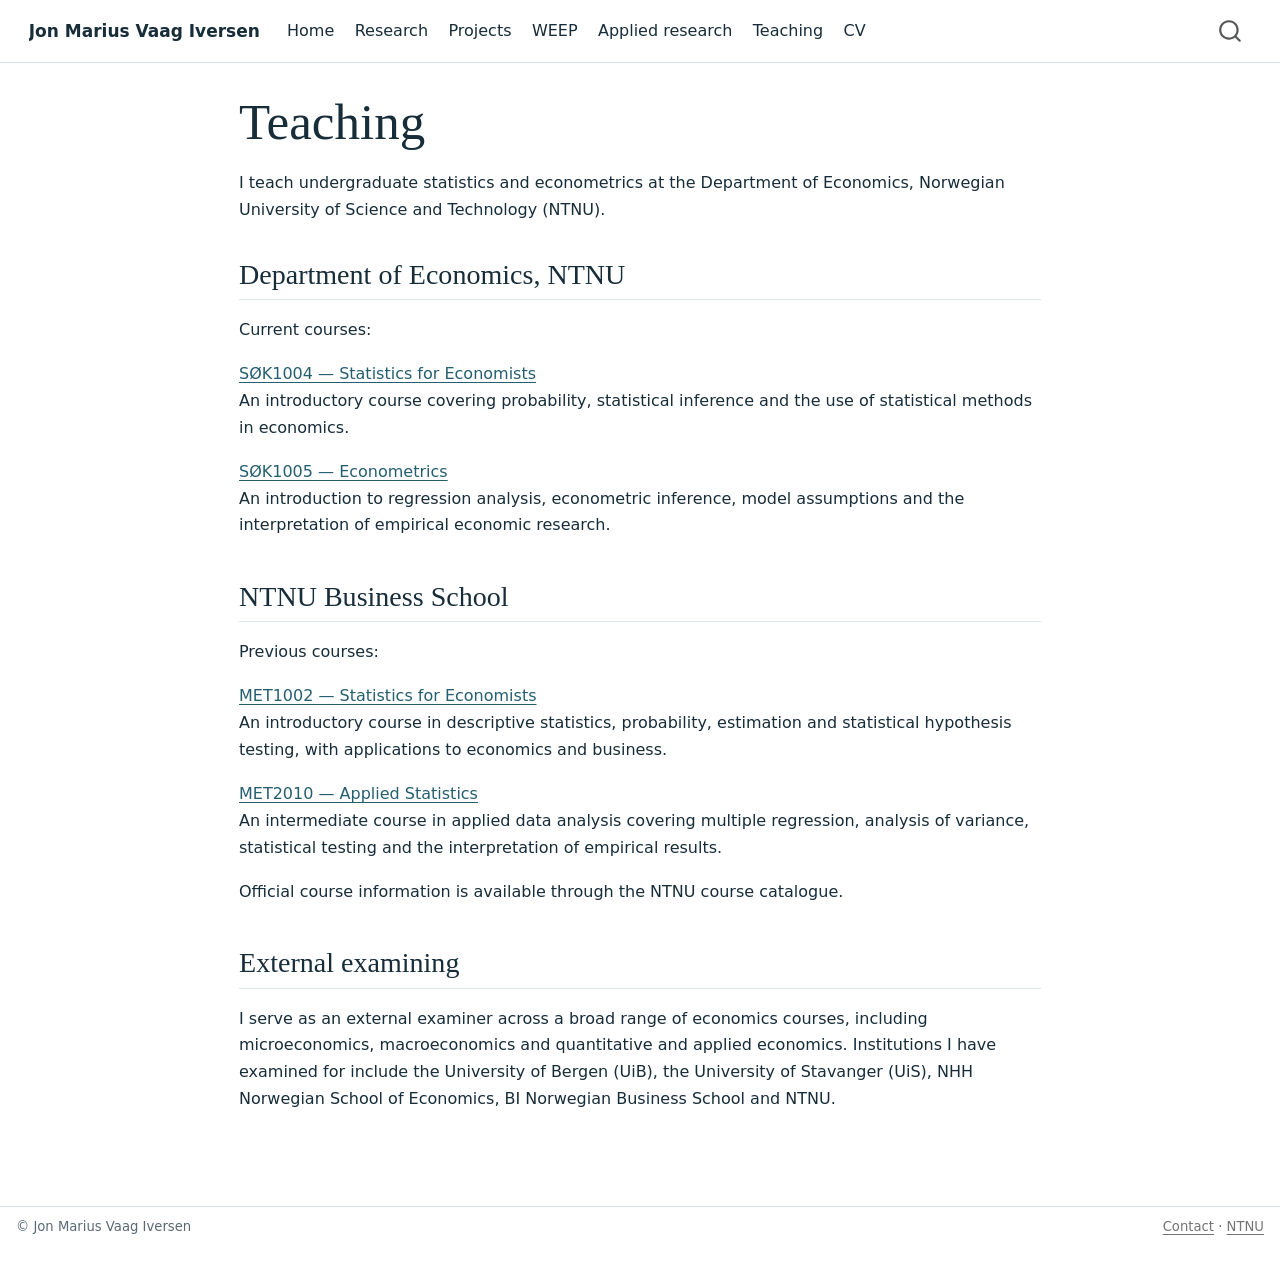
<file: quarto-academic-site/teaching.html>
<!DOCTYPE html>
<html xmlns="http://www.w3.org/1999/xhtml" lang="en" xml:lang="en"><head>

<meta charset="utf-8">
<meta name="generator" content="quarto-1.11.9">

<meta name="viewport" content="width=device-width, initial-scale=1.0, user-scalable=yes">


<title>Teaching – Jon Marius Vaag Iversen</title>
<style>
/* Default styles provided by pandoc.
** See https://pandoc.org/MANUAL.html#variables-for-html for config info.
*/
span.smallcaps{font-variant: small-caps;}
div.columns{display: flex; gap: 1.5em;}
div.column{flex: auto;}
@media screen {
div.columns{gap: min(4vw, 1.5em);}
div.column{overflow-x: auto;}
}
div.hanging-indent{margin-left: 1.5em; text-indent: -1.5em;}
ul.task-list{list-style: none;}
ul.task-list li input[type="checkbox"] {
  width: 0.8em;
  margin: 0 0.8em 0.2em -1em; /* quarto-specific, see https://github.com/quarto-dev/quarto-cli/issues/4556 */ 
  vertical-align: middle;
}
</style>


<script src="../site_libs/quarto-nav/quarto-nav.js"></script>
<script src="../site_libs/quarto-nav/headroom.min.js"></script>
<script src="../site_libs/clipboard/clipboard.min.js"></script>
<script src="../site_libs/quarto-search/autocomplete.umd.js"></script>
<script src="../site_libs/quarto-search/fuse.min.js"></script>
<script src="../site_libs/quarto-search/quarto-search.js"></script>
<meta name="quarto:offset" content="../">
<script src="../site_libs/quarto-html/quarto.js" type="module"></script>
<script src="../site_libs/quarto-html/tabsets/tabsets.js" type="module"></script>
<script src="../site_libs/quarto-html/scrollable-regions/scrollable-regions.js" type="module"></script>
<script src="../site_libs/quarto-html/popper.min.js"></script>
<script src="../site_libs/quarto-html/tippy.umd.min.js"></script>
<script src="../site_libs/quarto-html/anchor.min.js"></script>
<link href="../site_libs/quarto-html/tippy.css" rel="stylesheet">
<link href="../site_libs/quarto-html/quarto-syntax-highlighting-63b5708e65d6cd79cd7618c58d0c21e7.css" rel="stylesheet" id="quarto-text-highlighting-styles">
<script src="../site_libs/bootstrap/bootstrap.min.js"></script>
<link href="../site_libs/bootstrap/bootstrap-icons.css" rel="stylesheet">
<link href="../site_libs/bootstrap/bootstrap-7e6692596b77f3f1d0561110cc8ee58a.min.css" rel="stylesheet" append-hash="true" id="quarto-bootstrap" data-mode="light">
<script id="quarto-search-options" type="application/json">{
  "location": "navbar",
  "copy-button": false,
  "collapse-after": 3,
  "panel-placement": "end",
  "type": "overlay",
  "limit": 50,
  "keyboard-shortcut": [
    "f",
    "/",
    "s"
  ],
  "show-item-context": false,
  "language": {
    "search-no-results-text": "No results",
    "search-matching-documents-text": "matching documents",
    "search-copy-link-title": "Copy link to search",
    "search-hide-matches-text": "Hide additional matches",
    "search-more-match-text": "more match in this document",
    "search-more-matches-text": "more matches in this document",
    "search-clear-button-title": "Clear",
    "search-text-placeholder": "",
    "search-detached-cancel-button-title": "Cancel",
    "search-submit-button-title": "Submit",
    "search-label": "Search"
  }
}</script>


<link rel="stylesheet" href="../styles.css">
</head>

<body class="nav-fixed fullcontent quarto-light"><a id="quarto-skip-link" class="visually-hidden-focusable" href="#quarto-document-content">Skip to main content</a>

<div id="quarto-search-results"></div>
  <header id="quarto-header" class="headroom fixed-top">
    <nav class="navbar navbar-expand-lg " data-bs-theme="dark" aria-label="Site">
      <div class="navbar-container container-fluid">
      <div class="navbar-brand-container mx-auto">
    <a class="navbar-brand" href="../index.html">
    <span class="navbar-title">Jon Marius Vaag Iversen</span>
    </a>
  </div>
          <button class="navbar-toggler" type="button" data-bs-toggle="collapse" data-bs-target="#navbarCollapse" aria-controls="navbarCollapse" aria-expanded="false" aria-label="Toggle navigation" onclick="if (window.quartoToggleHeadroom) { window.quartoToggleHeadroom(); }">
  <span class="navbar-toggler-icon"></span>
</button>
          <div class="collapse navbar-collapse" id="navbarCollapse">
            <ul class="navbar-nav navbar-nav-scroll me-auto">
  <li class="nav-item">
    <a class="nav-link" href="../index.html"> 
<span class="menu-text">Home</span></a>
  </li>  
  <li class="nav-item">
    <a class="nav-link" href="../research.html"> 
<span class="menu-text">Research</span></a>
  </li>  
  <li class="nav-item">
    <a class="nav-link" href="../projects.html"> 
<span class="menu-text">Projects</span></a>
  </li>  
  <li class="nav-item">
    <a class="nav-link" href="../weep.html"> 
<span class="menu-text">WEEP</span></a>
  </li>  
  <li class="nav-item">
    <a class="nav-link" href="../applied-research.html"> 
<span class="menu-text">Applied research</span></a>
  </li>  
  <li class="nav-item">
    <a class="nav-link" href="../teaching.html"> 
<span class="menu-text">Teaching</span></a>
  </li>  
  <li class="nav-item">
    <a class="nav-link" href="../cv.html"> 
<span class="menu-text">CV</span></a>
  </li>  
</ul>
          </div> <!-- /navcollapse -->
            <div class="quarto-navbar-tools">
</div>
            <div id="quarto-search" class="" title="Search"></div>
      </div> <!-- /container-fluid -->
    </nav>
</header>
<!-- content -->
<div id="quarto-content" class="quarto-container page-columns page-rows-contents page-layout-article page-navbar">
<!-- sidebar -->
<!-- margin-sidebar -->
    
<!-- main -->
<main class="content" id="quarto-document-content" tabindex="-1">

<header id="title-block-header" class="quarto-title-block default">
<div class="quarto-title">
<h1 class="title">Teaching</h1>
</div>



<div class="quarto-title-meta">

    
  
    
  </div>
  


</header>


<p>I teach undergraduate statistics and econometrics at the Department of Economics, Norwegian University of Science and Technology (NTNU).</p>
<section id="department-of-economics-ntnu" class="level2">
<h2 class="anchored" data-anchor-id="department-of-economics-ntnu">Department of Economics, NTNU</h2>
<p>Current courses:</p>
<p><strong><a href="https://www.ntnu.edu/studies/courses/S%C3%98K1004">SØK1004 — Statistics for Economists</a></strong><br>
An introductory course covering probability, statistical inference and the use of statistical methods in economics.</p>
<p><strong><a href="https://www.ntnu.edu/studies/courses/S%C3%98K1005">SØK1005 — Econometrics</a></strong><br>
An introduction to regression analysis, econometric inference, model assumptions and the interpretation of empirical economic research.</p>
</section>
<section id="ntnu-business-school" class="level2">
<h2 class="anchored" data-anchor-id="ntnu-business-school">NTNU Business School</h2>
<p>Previous courses:</p>
<p><strong><a href="https://www.ntnu.edu/studies/courses/MET1002">MET1002 — Statistics for Economists</a></strong><br>
An introductory course in descriptive statistics, probability, estimation and statistical hypothesis testing, with applications to economics and business.</p>
<p><strong><a href="https://www.ntnu.edu/studies/courses/MET2010">MET2010 — Applied Statistics</a></strong><br>
An intermediate course in applied data analysis covering multiple regression, analysis of variance, statistical testing and the interpretation of empirical results.</p>
<p>Official course information is available through the NTNU course catalogue.</p>
</section>
<section id="external-examining" class="level2">
<h2 class="anchored" data-anchor-id="external-examining">External examining</h2>
<p>I serve as an external examiner across a broad range of economics courses, including microeconomics, macroeconomics and quantitative and applied economics. Institutions I have examined for include the University of Bergen (UiB), the University of Stavanger (UiS), NHH Norwegian School of Economics, BI Norwegian Business School and NTNU.</p>


</section>

</main> <!-- /main -->
<script id="quarto-html-after-body" type="application/javascript">
  window.document.addEventListener("DOMContentLoaded", function (event) {
    const icon = "";
    const anchorJS = new window.AnchorJS();
    anchorJS.options = {
      placement: 'right',
      icon: icon
    };
    anchorJS.add('.anchored');
    const isCodeAnnotation = (el) => {
      for (const clz of el.classList) {
        if (clz.startsWith('code-annotation-')) {                     
          return true;
        }
      }
      return false;
    }
    const onCopySuccess = function(e) {
      // button target
      const button = e.trigger;
      // don't keep focus
      button.blur();
      // flash "checked"
      button.classList.add('code-copy-button-checked');
      var currentTitle = button.getAttribute("title");
      button.setAttribute("title", "Copied!");
      let tooltip;
      if (window.bootstrap) {
        button.setAttribute("data-bs-toggle", "tooltip");
        button.setAttribute("data-bs-placement", "left");
        button.setAttribute("data-bs-title", "Copied!");
        tooltip = new bootstrap.Tooltip(button, 
          { trigger: "manual", 
            customClass: "code-copy-button-tooltip",
            offset: [0, -8]});
        tooltip.show();    
      }
      setTimeout(function() {
        if (tooltip) {
          tooltip.hide();
          button.removeAttribute("data-bs-title");
          button.removeAttribute("data-bs-toggle");
          button.removeAttribute("data-bs-placement");
        }
        button.setAttribute("title", currentTitle);
        button.classList.remove('code-copy-button-checked');
      }, 1000);
      // clear code selection
      e.clearSelection();
    }
    const getTextToCopy = function(trigger) {
      const outerScaffold = trigger.parentElement.cloneNode(true);
      const codeEl = outerScaffold.querySelector('code');
      for (const childEl of codeEl.children) {
        if (isCodeAnnotation(childEl)) {
          childEl.remove();
        }
      }
      return codeEl.innerText;
    }
    const clipboard = new window.ClipboardJS('.code-copy-button:not([data-in-quarto-modal])', {
      text: getTextToCopy
    });
    clipboard.on('success', onCopySuccess);
    if (window.document.getElementById('quarto-embedded-source-code-modal')) {
      const clipboardModal = new window.ClipboardJS('.code-copy-button[data-in-quarto-modal]', {
        text: getTextToCopy,
        container: window.document.getElementById('quarto-embedded-source-code-modal')
      });
      clipboardModal.on('success', onCopySuccess);
    }
      var localhostRegex = new RegExp(/^(?:http|https):\/\/localhost\:?[0-9]*\//);
      var mailtoRegex = new RegExp(/^mailto:/);
        var filterRegex = new RegExp('/' + window.location.host + '/');
      const newWindowLabel = "(opens in a new tab)";
      const newWindowNoteId = "quarto-ext-newwindow-label";
      // Links reference one hidden label through aria-describedby, so the
      // announcement never changes their accessible name.
      var describeNewWindow = (link) => {
        if (!window.document.getElementById(newWindowNoteId)) {
          var newWindowNote = window.document.createElement("span");
          newWindowNote.id = newWindowNoteId;
          newWindowNote.hidden = true;
          newWindowNote.textContent = newWindowLabel;
          window.document.body.appendChild(newWindowNote);
        }
        var describedBy = (link.getAttribute("aria-describedby") || "").split(/\s+/).filter(Boolean);
        if (!describedBy.includes(newWindowNoteId)) {
          describedBy.push(newWindowNoteId);
          link.setAttribute("aria-describedby", describedBy.join(" "));
        }
      }
      var isInternal = (href) => {
          return filterRegex.test(href) || localhostRegex.test(href) || mailtoRegex.test(href);
      }
      // Inspect non-navigation links and adorn them if external
      window.quartoDecorateExternalLinks = function (root) {
     var links = (root || window.document).querySelectorAll('a[href]:not(.nav-link):not(.navbar-brand):not(.toc-action):not(.sidebar-link):not(.sidebar-item-toggle):not(.pagination-link):not(.no-external):not([aria-hidden]):not(.dropdown-item):not(.quarto-navigation-tool):not(.about-link)');
      for (var i=0; i<links.length; i++) {
        const link = links[i];
        if (!isInternal(link.href)) {
          // undo the damage that might have been done by quarto-nav.js in the case of
          // links that we want to consider external
          if (link.dataset.originalHref !== undefined) {
            link.href = link.dataset.originalHref;
          }
            // target, if specified
            link.setAttribute("target", "_blank");
            if (link.getAttribute("rel") === null) {
              link.setAttribute("rel", "noopener");
            }
            describeNewWindow(link);
          if (!link.classList.contains('no-external-icon')) {
          }
        }
      }
      };
      window.quartoDecorateExternalLinks(window.document);
    // Esc closes the popup (WCAG 1.4.13) and focus leaving both trigger and
    // popup closes it (WCAG 2.4.11); tippy handles neither for interactive popups.
    const hideOnEscAndFocusOut = {
      name: 'hideOnEscAndFocusOut',
      defaultValue: true,
      fn(instance) {
        const dismiss = () => {
          // A show scheduled by the trigger delay would otherwise reopen it
          instance.clearDelayTimeouts();
          instance.hide();
        };
        const onKeyDown = (event) => {
          if (event.key !== 'Escape') {
            return;
          }
          // Keep Esc from also reaching page handlers (e.g. reveal.js overview),
          // except an open reveal.js slide menu, which Esc should close too.
          // The menu handles keys only when its keyboard option is on.
          const menuHandlesEsc = window.Reveal?.getPlugin?.('menu')?.isOpen() &&
            window.Reveal.getConfig().menu?.keyboard !== false;
          if (!menuHandlesEsc) {
            event.stopPropagation();
          }
          if (instance.popper.contains(window.document.activeElement)) {
            // Disabled while refocusing so the focus trigger does not reopen it
            instance.disable();
            instance.reference.focus();
            instance.enable();
          }
          dismiss();
        };
        const onFocusOut = (event) => {
          const target = event.relatedTarget;
          if (target && !instance.reference.contains(target) &&
              !instance.popper.contains(target)) {
            dismiss();
          }
        };
        // On the trigger too: a click trigger (code-annotations: select) has no
        // blur handling. Attached for the instance's lifetime so leaving the
        // trigger also cancels a show still pending on the trigger delay.
        instance.reference.addEventListener('focusout', onFocusOut);
        return {
          onShow() {
            window.document.addEventListener('keydown', onKeyDown, true);
            instance.popper.addEventListener('focusout', onFocusOut);
          },
          onHide() {
            window.document.removeEventListener('keydown', onKeyDown, true);
            instance.popper.removeEventListener('focusout', onFocusOut);
          },
          onDestroy() {
            instance.reference.removeEventListener('focusout', onFocusOut);
          },
        };
      },
    };
    function tippyHover(el, contentFn, onTriggerFn, onUntriggerFn) {
      const config = {
        allowHTML: true,
        maxWidth: 500,
        delay: 100,
        arrow: false,
        appendTo: function(el) {
            return el.parentElement;
        },
        interactive: true,
        interactiveBorder: 10,
        theme: 'quarto',
        placement: 'bottom-start',
        plugins: [hideOnEscAndFocusOut],
      };
      if (contentFn) {
        config.content = contentFn;
      }
      if (onTriggerFn) {
        config.onTrigger = onTriggerFn;
      }
      if (onUntriggerFn) {
        config.onUntrigger = onUntriggerFn;
      }
      window.tippy(el, config); 
    }
    const noterefs = window.document.querySelectorAll('a[role="doc-noteref"]');
    for (var i=0; i<noterefs.length; i++) {
      const ref = noterefs[i];
      tippyHover(ref, function() {
        // use id or data attribute instead here
        let href = ref.getAttribute('data-footnote-href') || ref.getAttribute('href');
        try { href = new URL(href).hash; } catch {}
        const id = href.replace(/^#\/?/, "");
        const note = window.document.getElementById(id);
        if (note) {
          return note.innerHTML;
        } else {
          return "";
        }
      });
    }
    const xrefs = window.document.querySelectorAll('a.quarto-xref');
    const processXRef = (id, note) => {
      // Strip column container classes
      const stripColumnClz = (el) => {
        el.classList.remove("page-full", "page-columns");
        if (el.children) {
          for (const child of el.children) {
            stripColumnClz(child);
          }
        }
      }
      stripColumnClz(note)
      if (id === null || id.startsWith('sec-')) {
        // Special case sections, only their first couple elements
        const container = document.createElement("div");
        if (note.children && note.children.length > 2) {
          container.appendChild(note.children[0].cloneNode(true));
          for (let i = 1; i < note.children.length; i++) {
            const child = note.children[i];
            if (child.tagName === "P" && child.innerText === "") {
              continue;
            } else {
              container.appendChild(child.cloneNode(true));
              break;
            }
          }
          if (window.Quarto?.typesetMath) {
            window.Quarto.typesetMath(container);
          }
          return container.innerHTML
        } else {
          if (window.Quarto?.typesetMath) {
            window.Quarto.typesetMath(note);
          }
          return note.innerHTML;
        }
      } else {
        // Remove any anchor links if they are present
        const anchorLink = note.querySelector('a.anchorjs-link');
        if (anchorLink) {
          anchorLink.remove();
        }
        if (window.Quarto?.typesetMath) {
          window.Quarto.typesetMath(note);
        }
        if (note.classList.contains("callout")) {
          return note.outerHTML;
        } else {
          return note.innerHTML;
        }
      }
    }
    for (var i=0; i<xrefs.length; i++) {
      const xref = xrefs[i];
      tippyHover(xref, undefined, function(instance) {
        instance.disable();
        let url = xref.getAttribute('href');
        let hash = undefined; 
        if (url.startsWith('#')) {
          hash = url;
        } else {
          try { hash = new URL(url).hash; } catch {}
        }
        if (hash) {
          const id = hash.replace(/^#\/?/, "");
          const note = window.document.getElementById(id);
          if (note !== null) {
            try {
              const html = processXRef(id, note.cloneNode(true));
              instance.setContent(html);
            } finally {
              instance.enable();
              instance.show();
            }
          } else {
            // See if we can fetch this
            fetch(url.split('#')[0])
            .then(res => res.text())
            .then(html => {
              const parser = new DOMParser();
              const htmlDoc = parser.parseFromString(html, "text/html");
              const note = htmlDoc.getElementById(id);
              if (note !== null) {
                const html = processXRef(id, note);
                instance.setContent(html);
              } 
            }).finally(() => {
              instance.enable();
              instance.show();
            });
          }
        } else {
          // See if we can fetch a full url (with no hash to target)
          // This is a special case and we should probably do some content thinning / targeting
          fetch(url)
          .then(res => res.text())
          .then(html => {
            const parser = new DOMParser();
            const htmlDoc = parser.parseFromString(html, "text/html");
            const note = htmlDoc.querySelector('main.content');
            if (note !== null) {
              // This should only happen for chapter cross references
              // (since there is no id in the URL)
              // remove the first header
              if (note.children.length > 0 && note.children[0].tagName === "HEADER") {
                note.children[0].remove();
              }
              const html = processXRef(null, note);
              instance.setContent(html);
            } 
          }).finally(() => {
            instance.enable();
            instance.show();
          });
        }
      }, function(instance) {
      });
    }
        let selectedAnnoteEl;
        const selectorForAnnotation = ( cell, annotation) => {
          let cellAttr = 'data-code-cell="' + cell + '"';
          let lineAttr = 'data-code-annotation="' +  annotation + '"';
          const selector = 'span[' + cellAttr + '][' + lineAttr + ']';
          return selector;
        }
        const selectCodeLines = (annoteEl) => {
          const doc = window.document;
          const targetCell = annoteEl.getAttribute("data-target-cell");
          const targetAnnotation = annoteEl.getAttribute("data-target-annotation");
          const annoteSpan = window.document.querySelector(selectorForAnnotation(targetCell, targetAnnotation));
          const lines = annoteSpan.getAttribute("data-code-lines").split(",");
          const lineIds = lines.map((line) => {
            return targetCell + "-" + line;
          })
          // Each band is positioned against its own containing block, which is
          // not the offsetParent of the lines, so place it from client rects.
          const placeBand = (band, firstEl, lastEl, codeBlock) => {
            const container = band.offsetParent;
            if (container === null) {
              return;
            }
            const containerRect = container.getBoundingClientRect();
            // Reveal.js scales slides with a transform, so convert client
            // pixels back to the CSS pixels of the container.
            const scale = containerRect.height / container.offsetHeight || 1;
            const firstRect = firstEl.getBoundingClientRect();
            const lastRect = lastEl.getBoundingClientRect();
            const top = (firstRect.top - containerRect.top) / scale - container.clientTop + container.scrollTop;
            const height = (lastRect.bottom - firstRect.top) / scale;
            band.style.top = top - 2 + "px";
            band.style.height = height + 4 + "px";
            if (codeBlock) {
              // Without the copy button wrapper, the containing block is wider
              // than the code block, so span the code block explicitly.
              const blockRect = codeBlock.getBoundingClientRect();
              band.style.left = (blockRect.left - containerRect.left) / scale - container.clientLeft + container.scrollLeft + "px";
              band.style.width = blockRect.width / scale + "px";
            }
          };
          if (lineIds.length > 0) {
            const el = window.document.getElementById(lineIds[0]);
            const lastEl = window.document.getElementById(lineIds[lineIds.length - 1]);
            const parent = el.parentElement.parentElement;
            // cook up a div (if necessary) and position it
            let div = window.document.getElementById("code-annotation-line-highlight");
            if (div === null) {
              div = window.document.createElement("div");
              div.setAttribute("id", "code-annotation-line-highlight");
              div.style.position = 'absolute';
              parent.appendChild(div);
            }
            placeBand(div, el, lastEl, parent.closest("div.sourceCode") || parent);
            let gutterDiv = window.document.getElementById("code-annotation-line-highlight-gutter");
            if (gutterDiv === null) {
              gutterDiv = window.document.createElement("div");
              gutterDiv.setAttribute("id", "code-annotation-line-highlight-gutter");
              gutterDiv.style.position = 'absolute';
              const codeCell = window.document.getElementById(targetCell);
              const gutter = codeCell.querySelector('.code-annotation-gutter');
              gutter.appendChild(gutterDiv);
            }
            placeBand(gutterDiv, el, lastEl);
            selectedAnnoteEl = annoteEl;
          }
        };
        const unselectCodeLines = () => {
          const elementsIds = ["code-annotation-line-highlight", "code-annotation-line-highlight-gutter"];
          elementsIds.forEach((elId) => {
            const div = window.document.getElementById(elId);
            if (div) {
              div.remove();
            }
          });
          selectedAnnoteEl = undefined;
        };
          // Handle positioning of the toggle
      window.addEventListener(
        "resize",
        throttle(() => {
          elRect = undefined;
          if (selectedAnnoteEl) {
            selectCodeLines(selectedAnnoteEl);
          }
        }, 10)
      );
      function throttle(fn, ms) {
      let throttle = false;
      let timer;
        return (...args) => {
          if(!throttle) { // first call gets through
              fn.apply(this, args);
              throttle = true;
          } else { // all the others get throttled
              if(timer) clearTimeout(timer); // cancel #2
              timer = setTimeout(() => {
                fn.apply(this, args);
                timer = throttle = false;
              }, ms);
          }
        };
      }
        // Attach click handler to the DT
        const annoteDls = window.document.querySelectorAll('dt[data-target-cell]');
        for (const annoteDlNode of annoteDls) {
          annoteDlNode.addEventListener('click', (event) => {
            const clickedEl = event.target;
            if (clickedEl !== selectedAnnoteEl) {
              unselectCodeLines();
              const activeEl = window.document.querySelector('dt[data-target-cell].code-annotation-active');
              if (activeEl) {
                activeEl.classList.remove('code-annotation-active');
              }
              selectCodeLines(clickedEl);
              clickedEl.classList.add('code-annotation-active');
            } else {
              // Unselect the line
              unselectCodeLines();
              clickedEl.classList.remove('code-annotation-active');
            }
          });
        }
    const findCites = (el) => {
      const parentEl = el.parentElement;
      if (parentEl) {
        const cites = parentEl.dataset.cites;
        if (cites) {
          return {
            el,
            cites: cites.split(' ')
          };
        } else {
          return findCites(el.parentElement)
        }
      } else {
        return undefined;
      }
    };
    var bibliorefs = window.document.querySelectorAll('a[role="doc-biblioref"]');
    for (var i=0; i<bibliorefs.length; i++) {
      const ref = bibliorefs[i];
      const citeInfo = findCites(ref);
      if (citeInfo) {
        tippyHover(citeInfo.el, function() {
          var popup = window.document.createElement('div');
          citeInfo.cites.forEach(function(cite) {
            var citeDiv = window.document.createElement('div');
            citeDiv.classList.add('hanging-indent');
            citeDiv.classList.add('csl-entry');
            var biblioDiv = window.document.getElementById('ref-' + cite);
            if (biblioDiv) {
              citeDiv.innerHTML = biblioDiv.innerHTML;
            }
            popup.appendChild(citeDiv);
          });
          return popup.innerHTML;
        });
      }
    }
  });
  </script>
  <script type="application/javascript">
  window.quartoScrollableRegionsLabels = {"code":"Scrollable code","output":"Scrollable output"};
  </script>
</div> <!-- /content -->
<footer class="footer">
  <div class="nav-footer">
    <div class="nav-footer-left">
<p>© Jon Marius Vaag Iversen</p>
</div>   
    <div class="nav-footer-center">
      &nbsp;
    </div>
    <div class="nav-footer-right">
<p><a href="mailto:jon.iversen@ntnu.no">Contact</a> · <a href="https://www.ntnu.edu/employees/jon.iversen">NTNU</a></p>
</div>
  </div>
</footer>




</body></html>
</file>
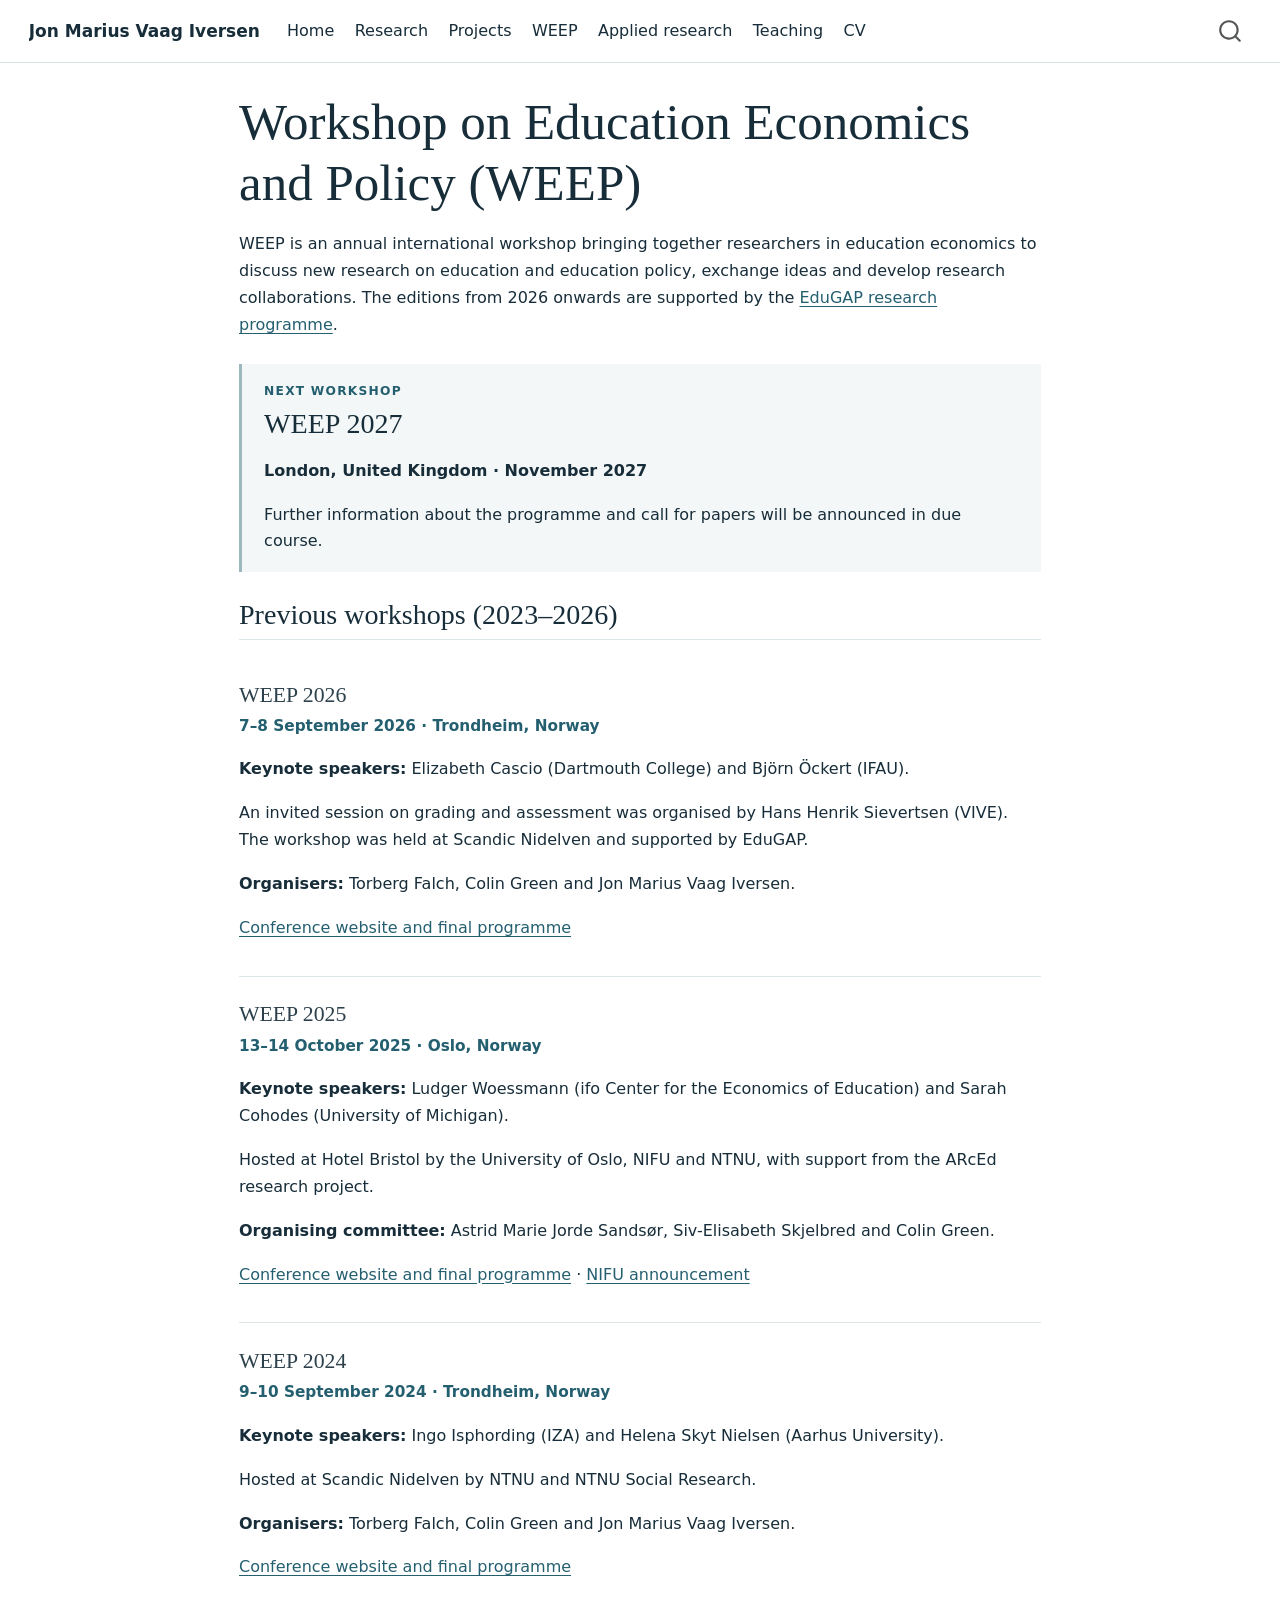
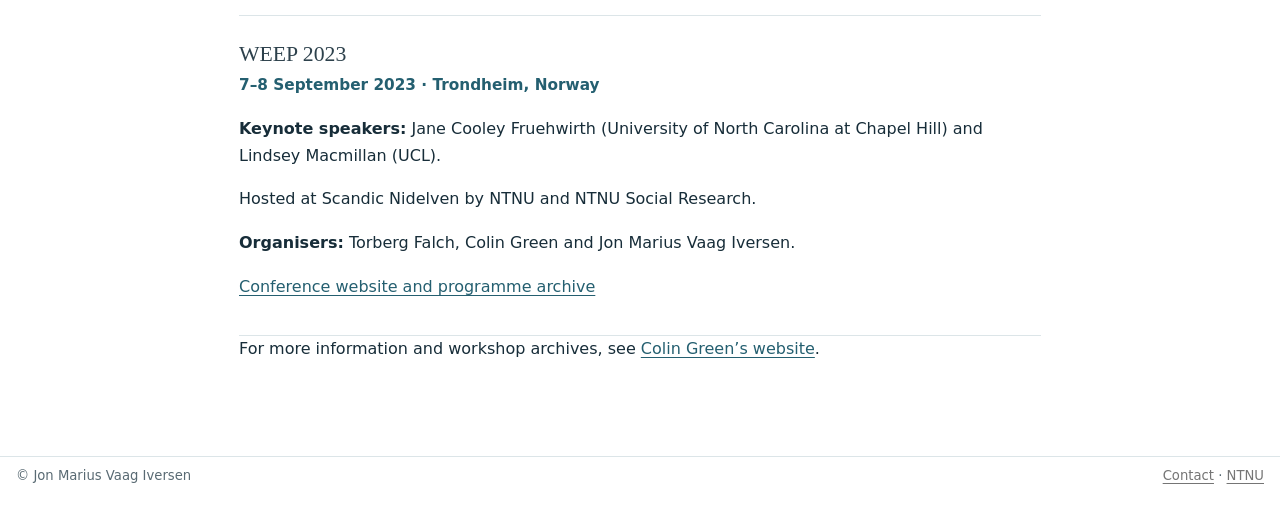
<file: quarto-academic-site/weep.html>
<!DOCTYPE html>
<html xmlns="http://www.w3.org/1999/xhtml" lang="en" xml:lang="en"><head>

<meta charset="utf-8">
<meta name="generator" content="quarto-1.11.9">

<meta name="viewport" content="width=device-width, initial-scale=1.0, user-scalable=yes">


<title>Workshop on Education Economics and Policy (WEEP) – Jon Marius Vaag Iversen</title>
<style>
/* Default styles provided by pandoc.
** See https://pandoc.org/MANUAL.html#variables-for-html for config info.
*/
span.smallcaps{font-variant: small-caps;}
div.columns{display: flex; gap: 1.5em;}
div.column{flex: auto;}
@media screen {
div.columns{gap: min(4vw, 1.5em);}
div.column{overflow-x: auto;}
}
div.hanging-indent{margin-left: 1.5em; text-indent: -1.5em;}
ul.task-list{list-style: none;}
ul.task-list li input[type="checkbox"] {
  width: 0.8em;
  margin: 0 0.8em 0.2em -1em; /* quarto-specific, see https://github.com/quarto-dev/quarto-cli/issues/4556 */ 
  vertical-align: middle;
}
</style>


<script src="../site_libs/quarto-nav/quarto-nav.js"></script>
<script src="../site_libs/quarto-nav/headroom.min.js"></script>
<script src="../site_libs/clipboard/clipboard.min.js"></script>
<script src="../site_libs/quarto-search/autocomplete.umd.js"></script>
<script src="../site_libs/quarto-search/fuse.min.js"></script>
<script src="../site_libs/quarto-search/quarto-search.js"></script>
<meta name="quarto:offset" content="../">
<script src="../site_libs/quarto-html/quarto.js" type="module"></script>
<script src="../site_libs/quarto-html/tabsets/tabsets.js" type="module"></script>
<script src="../site_libs/quarto-html/scrollable-regions/scrollable-regions.js" type="module"></script>
<script src="../site_libs/quarto-html/popper.min.js"></script>
<script src="../site_libs/quarto-html/tippy.umd.min.js"></script>
<script src="../site_libs/quarto-html/anchor.min.js"></script>
<link href="../site_libs/quarto-html/tippy.css" rel="stylesheet">
<link href="../site_libs/quarto-html/quarto-syntax-highlighting-63b5708e65d6cd79cd7618c58d0c21e7.css" rel="stylesheet" id="quarto-text-highlighting-styles">
<script src="../site_libs/bootstrap/bootstrap.min.js"></script>
<link href="../site_libs/bootstrap/bootstrap-icons.css" rel="stylesheet">
<link href="../site_libs/bootstrap/bootstrap-7e6692596b77f3f1d0561110cc8ee58a.min.css" rel="stylesheet" append-hash="true" id="quarto-bootstrap" data-mode="light">
<script id="quarto-search-options" type="application/json">{
  "location": "navbar",
  "copy-button": false,
  "collapse-after": 3,
  "panel-placement": "end",
  "type": "overlay",
  "limit": 50,
  "keyboard-shortcut": [
    "f",
    "/",
    "s"
  ],
  "show-item-context": false,
  "language": {
    "search-no-results-text": "No results",
    "search-matching-documents-text": "matching documents",
    "search-copy-link-title": "Copy link to search",
    "search-hide-matches-text": "Hide additional matches",
    "search-more-match-text": "more match in this document",
    "search-more-matches-text": "more matches in this document",
    "search-clear-button-title": "Clear",
    "search-text-placeholder": "",
    "search-detached-cancel-button-title": "Cancel",
    "search-submit-button-title": "Submit",
    "search-label": "Search"
  }
}</script>


<link rel="stylesheet" href="../styles.css">
</head>

<body class="nav-fixed fullcontent quarto-light"><a id="quarto-skip-link" class="visually-hidden-focusable" href="#quarto-document-content">Skip to main content</a>

<div id="quarto-search-results"></div>
  <header id="quarto-header" class="headroom fixed-top">
    <nav class="navbar navbar-expand-lg " data-bs-theme="dark" aria-label="Site">
      <div class="navbar-container container-fluid">
      <div class="navbar-brand-container mx-auto">
    <a class="navbar-brand" href="../index.html">
    <span class="navbar-title">Jon Marius Vaag Iversen</span>
    </a>
  </div>
          <button class="navbar-toggler" type="button" data-bs-toggle="collapse" data-bs-target="#navbarCollapse" aria-controls="navbarCollapse" aria-expanded="false" aria-label="Toggle navigation" onclick="if (window.quartoToggleHeadroom) { window.quartoToggleHeadroom(); }">
  <span class="navbar-toggler-icon"></span>
</button>
          <div class="collapse navbar-collapse" id="navbarCollapse">
            <ul class="navbar-nav navbar-nav-scroll me-auto">
  <li class="nav-item">
    <a class="nav-link" href="../index.html"> 
<span class="menu-text">Home</span></a>
  </li>  
  <li class="nav-item">
    <a class="nav-link" href="../research.html"> 
<span class="menu-text">Research</span></a>
  </li>  
  <li class="nav-item">
    <a class="nav-link" href="../projects.html"> 
<span class="menu-text">Projects</span></a>
  </li>  
  <li class="nav-item">
    <a class="nav-link" href="../weep.html"> 
<span class="menu-text">WEEP</span></a>
  </li>  
  <li class="nav-item">
    <a class="nav-link" href="../applied-research.html"> 
<span class="menu-text">Applied research</span></a>
  </li>  
  <li class="nav-item">
    <a class="nav-link" href="../teaching.html"> 
<span class="menu-text">Teaching</span></a>
  </li>  
  <li class="nav-item">
    <a class="nav-link" href="../cv.html"> 
<span class="menu-text">CV</span></a>
  </li>  
</ul>
          </div> <!-- /navcollapse -->
            <div class="quarto-navbar-tools">
</div>
            <div id="quarto-search" class="" title="Search"></div>
      </div> <!-- /container-fluid -->
    </nav>
</header>
<!-- content -->
<div id="quarto-content" class="quarto-container page-columns page-rows-contents page-layout-article page-navbar">
<!-- sidebar -->
<!-- margin-sidebar -->
    
<!-- main -->
<main class="content" id="quarto-document-content" tabindex="-1">

<header id="title-block-header" class="quarto-title-block default">
<div class="quarto-title">
<h1 class="title">Workshop on Education Economics and Policy (WEEP)</h1>
</div>



<div class="quarto-title-meta">

    
  
    
  </div>
  


</header>


<p>WEEP is an annual international workshop bringing together researchers in education economics to discuss new research on education and education policy, exchange ideas and develop research collaborations. The editions from 2026 onwards are supported by the <a href="../quarto-academic-site/projects.html">EduGAP research programme</a>.</p>
<div class="workshop-upcoming">
<div class="eyebrow">
<p>Next workshop</p>
</div>
<section id="weep-2027" class="level2">
<h2 class="anchored" data-anchor-id="weep-2027">WEEP 2027</h2>
<p><strong>London, United Kingdom · November 2027</strong></p>
<p>Further information about the programme and call for papers will be announced in due course.</p>
</section>
</div>
<section id="previous-workshops-20232026" class="level2">
<h2 class="anchored" data-anchor-id="previous-workshops-20232026">Previous workshops (2023–2026)</h2>
<section id="weep-2026" class="level3 workshop-edition">
<h3 class="anchored" data-anchor-id="weep-2026">WEEP 2026</h3>
<div class="project-meta">
<p>7–8 September 2026 · Trondheim, Norway</p>
</div>
<p><strong>Keynote speakers:</strong> Elizabeth Cascio (Dartmouth College) and Björn Öckert (IFAU).</p>
<p>An invited session on grading and assessment was organised by Hans Henrik Sievertsen (VIVE). The workshop was held at Scandic Nidelven and supported by EduGAP.</p>
<p><strong>Organisers:</strong> Torberg Falch, Colin Green and Jon Marius Vaag Iversen.</p>
<p><a href="https://sites.google.com/site/prgreenc/weep-2026">Conference website and final programme</a></p>
</section>
<section id="weep-2025" class="level3 workshop-edition">
<h3 class="anchored" data-anchor-id="weep-2025">WEEP 2025</h3>
<div class="project-meta">
<p>13–14 October 2025 · Oslo, Norway</p>
</div>
<p><strong>Keynote speakers:</strong> Ludger Woessmann (ifo Center for the Economics of Education) and Sarah Cohodes (University of Michigan).</p>
<p>Hosted at Hotel Bristol by the University of Oslo, NIFU and NTNU, with support from the ARcEd research project.</p>
<p><strong>Organising committee:</strong> Astrid Marie Jorde Sandsør, Siv-Elisabeth Skjelbred and Colin Green.</p>
<p><a href="https://sites.google.com/site/astridsandsor/weep-2025">Conference website and final programme</a> · <a href="https://www.nifu.no/nifu-medarrangor-pa-workshop-13-14-oktober-2025-workshop-education-economics-and-policy-weep/">NIFU announcement</a></p>
</section>
<section id="weep-2024" class="level3 workshop-edition">
<h3 class="anchored" data-anchor-id="weep-2024">WEEP 2024</h3>
<div class="project-meta">
<p>9–10 September 2024 · Trondheim, Norway</p>
</div>
<p><strong>Keynote speakers:</strong> Ingo Isphording (IZA) and Helena Skyt Nielsen (Aarhus University).</p>
<p>Hosted at Scandic Nidelven by NTNU and NTNU Social Research.</p>
<p><strong>Organisers:</strong> Torberg Falch, Colin Green and Jon Marius Vaag Iversen.</p>
<p><a href="https://sites.google.com/site/prgreenc/weep-2024">Conference website and final programme</a></p>
</section>
<section id="weep-2023" class="level3 workshop-edition">
<h3 class="anchored" data-anchor-id="weep-2023">WEEP 2023</h3>
<div class="project-meta">
<p>7–8 September 2023 · Trondheim, Norway</p>
</div>
<p><strong>Keynote speakers:</strong> Jane Cooley Fruehwirth (University of North Carolina at Chapel Hill) and Lindsey Macmillan (UCL).</p>
<p>Hosted at Scandic Nidelven by NTNU and NTNU Social Research.</p>
<p><strong>Organisers:</strong> Torberg Falch, Colin Green and Jon Marius Vaag Iversen.</p>
<p><a href="https://sites.google.com/site/prgreenc/Workshop">Conference website and programme archive</a></p>
</section>
<p>For more information and workshop archives, see <a href="https://sites.google.com/site/prgreenc/home">Colin Green’s website</a>.</p>


</section>

</main> <!-- /main -->
<script id="quarto-html-after-body" type="application/javascript">
  window.document.addEventListener("DOMContentLoaded", function (event) {
    const icon = "";
    const anchorJS = new window.AnchorJS();
    anchorJS.options = {
      placement: 'right',
      icon: icon
    };
    anchorJS.add('.anchored');
    const isCodeAnnotation = (el) => {
      for (const clz of el.classList) {
        if (clz.startsWith('code-annotation-')) {                     
          return true;
        }
      }
      return false;
    }
    const onCopySuccess = function(e) {
      // button target
      const button = e.trigger;
      // don't keep focus
      button.blur();
      // flash "checked"
      button.classList.add('code-copy-button-checked');
      var currentTitle = button.getAttribute("title");
      button.setAttribute("title", "Copied!");
      let tooltip;
      if (window.bootstrap) {
        button.setAttribute("data-bs-toggle", "tooltip");
        button.setAttribute("data-bs-placement", "left");
        button.setAttribute("data-bs-title", "Copied!");
        tooltip = new bootstrap.Tooltip(button, 
          { trigger: "manual", 
            customClass: "code-copy-button-tooltip",
            offset: [0, -8]});
        tooltip.show();    
      }
      setTimeout(function() {
        if (tooltip) {
          tooltip.hide();
          button.removeAttribute("data-bs-title");
          button.removeAttribute("data-bs-toggle");
          button.removeAttribute("data-bs-placement");
        }
        button.setAttribute("title", currentTitle);
        button.classList.remove('code-copy-button-checked');
      }, 1000);
      // clear code selection
      e.clearSelection();
    }
    const getTextToCopy = function(trigger) {
      const outerScaffold = trigger.parentElement.cloneNode(true);
      const codeEl = outerScaffold.querySelector('code');
      for (const childEl of codeEl.children) {
        if (isCodeAnnotation(childEl)) {
          childEl.remove();
        }
      }
      return codeEl.innerText;
    }
    const clipboard = new window.ClipboardJS('.code-copy-button:not([data-in-quarto-modal])', {
      text: getTextToCopy
    });
    clipboard.on('success', onCopySuccess);
    if (window.document.getElementById('quarto-embedded-source-code-modal')) {
      const clipboardModal = new window.ClipboardJS('.code-copy-button[data-in-quarto-modal]', {
        text: getTextToCopy,
        container: window.document.getElementById('quarto-embedded-source-code-modal')
      });
      clipboardModal.on('success', onCopySuccess);
    }
      var localhostRegex = new RegExp(/^(?:http|https):\/\/localhost\:?[0-9]*\//);
      var mailtoRegex = new RegExp(/^mailto:/);
        var filterRegex = new RegExp('/' + window.location.host + '/');
      const newWindowLabel = "(opens in a new tab)";
      const newWindowNoteId = "quarto-ext-newwindow-label";
      // Links reference one hidden label through aria-describedby, so the
      // announcement never changes their accessible name.
      var describeNewWindow = (link) => {
        if (!window.document.getElementById(newWindowNoteId)) {
          var newWindowNote = window.document.createElement("span");
          newWindowNote.id = newWindowNoteId;
          newWindowNote.hidden = true;
          newWindowNote.textContent = newWindowLabel;
          window.document.body.appendChild(newWindowNote);
        }
        var describedBy = (link.getAttribute("aria-describedby") || "").split(/\s+/).filter(Boolean);
        if (!describedBy.includes(newWindowNoteId)) {
          describedBy.push(newWindowNoteId);
          link.setAttribute("aria-describedby", describedBy.join(" "));
        }
      }
      var isInternal = (href) => {
          return filterRegex.test(href) || localhostRegex.test(href) || mailtoRegex.test(href);
      }
      // Inspect non-navigation links and adorn them if external
      window.quartoDecorateExternalLinks = function (root) {
     var links = (root || window.document).querySelectorAll('a[href]:not(.nav-link):not(.navbar-brand):not(.toc-action):not(.sidebar-link):not(.sidebar-item-toggle):not(.pagination-link):not(.no-external):not([aria-hidden]):not(.dropdown-item):not(.quarto-navigation-tool):not(.about-link)');
      for (var i=0; i<links.length; i++) {
        const link = links[i];
        if (!isInternal(link.href)) {
          // undo the damage that might have been done by quarto-nav.js in the case of
          // links that we want to consider external
          if (link.dataset.originalHref !== undefined) {
            link.href = link.dataset.originalHref;
          }
            // target, if specified
            link.setAttribute("target", "_blank");
            if (link.getAttribute("rel") === null) {
              link.setAttribute("rel", "noopener");
            }
            describeNewWindow(link);
          if (!link.classList.contains('no-external-icon')) {
          }
        }
      }
      };
      window.quartoDecorateExternalLinks(window.document);
    // Esc closes the popup (WCAG 1.4.13) and focus leaving both trigger and
    // popup closes it (WCAG 2.4.11); tippy handles neither for interactive popups.
    const hideOnEscAndFocusOut = {
      name: 'hideOnEscAndFocusOut',
      defaultValue: true,
      fn(instance) {
        const dismiss = () => {
          // A show scheduled by the trigger delay would otherwise reopen it
          instance.clearDelayTimeouts();
          instance.hide();
        };
        const onKeyDown = (event) => {
          if (event.key !== 'Escape') {
            return;
          }
          // Keep Esc from also reaching page handlers (e.g. reveal.js overview),
          // except an open reveal.js slide menu, which Esc should close too.
          // The menu handles keys only when its keyboard option is on.
          const menuHandlesEsc = window.Reveal?.getPlugin?.('menu')?.isOpen() &&
            window.Reveal.getConfig().menu?.keyboard !== false;
          if (!menuHandlesEsc) {
            event.stopPropagation();
          }
          if (instance.popper.contains(window.document.activeElement)) {
            // Disabled while refocusing so the focus trigger does not reopen it
            instance.disable();
            instance.reference.focus();
            instance.enable();
          }
          dismiss();
        };
        const onFocusOut = (event) => {
          const target = event.relatedTarget;
          if (target && !instance.reference.contains(target) &&
              !instance.popper.contains(target)) {
            dismiss();
          }
        };
        // On the trigger too: a click trigger (code-annotations: select) has no
        // blur handling. Attached for the instance's lifetime so leaving the
        // trigger also cancels a show still pending on the trigger delay.
        instance.reference.addEventListener('focusout', onFocusOut);
        return {
          onShow() {
            window.document.addEventListener('keydown', onKeyDown, true);
            instance.popper.addEventListener('focusout', onFocusOut);
          },
          onHide() {
            window.document.removeEventListener('keydown', onKeyDown, true);
            instance.popper.removeEventListener('focusout', onFocusOut);
          },
          onDestroy() {
            instance.reference.removeEventListener('focusout', onFocusOut);
          },
        };
      },
    };
    function tippyHover(el, contentFn, onTriggerFn, onUntriggerFn) {
      const config = {
        allowHTML: true,
        maxWidth: 500,
        delay: 100,
        arrow: false,
        appendTo: function(el) {
            return el.parentElement;
        },
        interactive: true,
        interactiveBorder: 10,
        theme: 'quarto',
        placement: 'bottom-start',
        plugins: [hideOnEscAndFocusOut],
      };
      if (contentFn) {
        config.content = contentFn;
      }
      if (onTriggerFn) {
        config.onTrigger = onTriggerFn;
      }
      if (onUntriggerFn) {
        config.onUntrigger = onUntriggerFn;
      }
      window.tippy(el, config); 
    }
    const noterefs = window.document.querySelectorAll('a[role="doc-noteref"]');
    for (var i=0; i<noterefs.length; i++) {
      const ref = noterefs[i];
      tippyHover(ref, function() {
        // use id or data attribute instead here
        let href = ref.getAttribute('data-footnote-href') || ref.getAttribute('href');
        try { href = new URL(href).hash; } catch {}
        const id = href.replace(/^#\/?/, "");
        const note = window.document.getElementById(id);
        if (note) {
          return note.innerHTML;
        } else {
          return "";
        }
      });
    }
    const xrefs = window.document.querySelectorAll('a.quarto-xref');
    const processXRef = (id, note) => {
      // Strip column container classes
      const stripColumnClz = (el) => {
        el.classList.remove("page-full", "page-columns");
        if (el.children) {
          for (const child of el.children) {
            stripColumnClz(child);
          }
        }
      }
      stripColumnClz(note)
      if (id === null || id.startsWith('sec-')) {
        // Special case sections, only their first couple elements
        const container = document.createElement("div");
        if (note.children && note.children.length > 2) {
          container.appendChild(note.children[0].cloneNode(true));
          for (let i = 1; i < note.children.length; i++) {
            const child = note.children[i];
            if (child.tagName === "P" && child.innerText === "") {
              continue;
            } else {
              container.appendChild(child.cloneNode(true));
              break;
            }
          }
          if (window.Quarto?.typesetMath) {
            window.Quarto.typesetMath(container);
          }
          return container.innerHTML
        } else {
          if (window.Quarto?.typesetMath) {
            window.Quarto.typesetMath(note);
          }
          return note.innerHTML;
        }
      } else {
        // Remove any anchor links if they are present
        const anchorLink = note.querySelector('a.anchorjs-link');
        if (anchorLink) {
          anchorLink.remove();
        }
        if (window.Quarto?.typesetMath) {
          window.Quarto.typesetMath(note);
        }
        if (note.classList.contains("callout")) {
          return note.outerHTML;
        } else {
          return note.innerHTML;
        }
      }
    }
    for (var i=0; i<xrefs.length; i++) {
      const xref = xrefs[i];
      tippyHover(xref, undefined, function(instance) {
        instance.disable();
        let url = xref.getAttribute('href');
        let hash = undefined; 
        if (url.startsWith('#')) {
          hash = url;
        } else {
          try { hash = new URL(url).hash; } catch {}
        }
        if (hash) {
          const id = hash.replace(/^#\/?/, "");
          const note = window.document.getElementById(id);
          if (note !== null) {
            try {
              const html = processXRef(id, note.cloneNode(true));
              instance.setContent(html);
            } finally {
              instance.enable();
              instance.show();
            }
          } else {
            // See if we can fetch this
            fetch(url.split('#')[0])
            .then(res => res.text())
            .then(html => {
              const parser = new DOMParser();
              const htmlDoc = parser.parseFromString(html, "text/html");
              const note = htmlDoc.getElementById(id);
              if (note !== null) {
                const html = processXRef(id, note);
                instance.setContent(html);
              } 
            }).finally(() => {
              instance.enable();
              instance.show();
            });
          }
        } else {
          // See if we can fetch a full url (with no hash to target)
          // This is a special case and we should probably do some content thinning / targeting
          fetch(url)
          .then(res => res.text())
          .then(html => {
            const parser = new DOMParser();
            const htmlDoc = parser.parseFromString(html, "text/html");
            const note = htmlDoc.querySelector('main.content');
            if (note !== null) {
              // This should only happen for chapter cross references
              // (since there is no id in the URL)
              // remove the first header
              if (note.children.length > 0 && note.children[0].tagName === "HEADER") {
                note.children[0].remove();
              }
              const html = processXRef(null, note);
              instance.setContent(html);
            } 
          }).finally(() => {
            instance.enable();
            instance.show();
          });
        }
      }, function(instance) {
      });
    }
        let selectedAnnoteEl;
        const selectorForAnnotation = ( cell, annotation) => {
          let cellAttr = 'data-code-cell="' + cell + '"';
          let lineAttr = 'data-code-annotation="' +  annotation + '"';
          const selector = 'span[' + cellAttr + '][' + lineAttr + ']';
          return selector;
        }
        const selectCodeLines = (annoteEl) => {
          const doc = window.document;
          const targetCell = annoteEl.getAttribute("data-target-cell");
          const targetAnnotation = annoteEl.getAttribute("data-target-annotation");
          const annoteSpan = window.document.querySelector(selectorForAnnotation(targetCell, targetAnnotation));
          const lines = annoteSpan.getAttribute("data-code-lines").split(",");
          const lineIds = lines.map((line) => {
            return targetCell + "-" + line;
          })
          // Each band is positioned against its own containing block, which is
          // not the offsetParent of the lines, so place it from client rects.
          const placeBand = (band, firstEl, lastEl, codeBlock) => {
            const container = band.offsetParent;
            if (container === null) {
              return;
            }
            const containerRect = container.getBoundingClientRect();
            // Reveal.js scales slides with a transform, so convert client
            // pixels back to the CSS pixels of the container.
            const scale = containerRect.height / container.offsetHeight || 1;
            const firstRect = firstEl.getBoundingClientRect();
            const lastRect = lastEl.getBoundingClientRect();
            const top = (firstRect.top - containerRect.top) / scale - container.clientTop + container.scrollTop;
            const height = (lastRect.bottom - firstRect.top) / scale;
            band.style.top = top - 2 + "px";
            band.style.height = height + 4 + "px";
            if (codeBlock) {
              // Without the copy button wrapper, the containing block is wider
              // than the code block, so span the code block explicitly.
              const blockRect = codeBlock.getBoundingClientRect();
              band.style.left = (blockRect.left - containerRect.left) / scale - container.clientLeft + container.scrollLeft + "px";
              band.style.width = blockRect.width / scale + "px";
            }
          };
          if (lineIds.length > 0) {
            const el = window.document.getElementById(lineIds[0]);
            const lastEl = window.document.getElementById(lineIds[lineIds.length - 1]);
            const parent = el.parentElement.parentElement;
            // cook up a div (if necessary) and position it
            let div = window.document.getElementById("code-annotation-line-highlight");
            if (div === null) {
              div = window.document.createElement("div");
              div.setAttribute("id", "code-annotation-line-highlight");
              div.style.position = 'absolute';
              parent.appendChild(div);
            }
            placeBand(div, el, lastEl, parent.closest("div.sourceCode") || parent);
            let gutterDiv = window.document.getElementById("code-annotation-line-highlight-gutter");
            if (gutterDiv === null) {
              gutterDiv = window.document.createElement("div");
              gutterDiv.setAttribute("id", "code-annotation-line-highlight-gutter");
              gutterDiv.style.position = 'absolute';
              const codeCell = window.document.getElementById(targetCell);
              const gutter = codeCell.querySelector('.code-annotation-gutter');
              gutter.appendChild(gutterDiv);
            }
            placeBand(gutterDiv, el, lastEl);
            selectedAnnoteEl = annoteEl;
          }
        };
        const unselectCodeLines = () => {
          const elementsIds = ["code-annotation-line-highlight", "code-annotation-line-highlight-gutter"];
          elementsIds.forEach((elId) => {
            const div = window.document.getElementById(elId);
            if (div) {
              div.remove();
            }
          });
          selectedAnnoteEl = undefined;
        };
          // Handle positioning of the toggle
      window.addEventListener(
        "resize",
        throttle(() => {
          elRect = undefined;
          if (selectedAnnoteEl) {
            selectCodeLines(selectedAnnoteEl);
          }
        }, 10)
      );
      function throttle(fn, ms) {
      let throttle = false;
      let timer;
        return (...args) => {
          if(!throttle) { // first call gets through
              fn.apply(this, args);
              throttle = true;
          } else { // all the others get throttled
              if(timer) clearTimeout(timer); // cancel #2
              timer = setTimeout(() => {
                fn.apply(this, args);
                timer = throttle = false;
              }, ms);
          }
        };
      }
        // Attach click handler to the DT
        const annoteDls = window.document.querySelectorAll('dt[data-target-cell]');
        for (const annoteDlNode of annoteDls) {
          annoteDlNode.addEventListener('click', (event) => {
            const clickedEl = event.target;
            if (clickedEl !== selectedAnnoteEl) {
              unselectCodeLines();
              const activeEl = window.document.querySelector('dt[data-target-cell].code-annotation-active');
              if (activeEl) {
                activeEl.classList.remove('code-annotation-active');
              }
              selectCodeLines(clickedEl);
              clickedEl.classList.add('code-annotation-active');
            } else {
              // Unselect the line
              unselectCodeLines();
              clickedEl.classList.remove('code-annotation-active');
            }
          });
        }
    const findCites = (el) => {
      const parentEl = el.parentElement;
      if (parentEl) {
        const cites = parentEl.dataset.cites;
        if (cites) {
          return {
            el,
            cites: cites.split(' ')
          };
        } else {
          return findCites(el.parentElement)
        }
      } else {
        return undefined;
      }
    };
    var bibliorefs = window.document.querySelectorAll('a[role="doc-biblioref"]');
    for (var i=0; i<bibliorefs.length; i++) {
      const ref = bibliorefs[i];
      const citeInfo = findCites(ref);
      if (citeInfo) {
        tippyHover(citeInfo.el, function() {
          var popup = window.document.createElement('div');
          citeInfo.cites.forEach(function(cite) {
            var citeDiv = window.document.createElement('div');
            citeDiv.classList.add('hanging-indent');
            citeDiv.classList.add('csl-entry');
            var biblioDiv = window.document.getElementById('ref-' + cite);
            if (biblioDiv) {
              citeDiv.innerHTML = biblioDiv.innerHTML;
            }
            popup.appendChild(citeDiv);
          });
          return popup.innerHTML;
        });
      }
    }
  });
  </script>
  <script type="application/javascript">
  window.quartoScrollableRegionsLabels = {"code":"Scrollable code","output":"Scrollable output"};
  </script>
</div> <!-- /content -->
<footer class="footer">
  <div class="nav-footer">
    <div class="nav-footer-left">
<p>© Jon Marius Vaag Iversen</p>
</div>   
    <div class="nav-footer-center">
      &nbsp;
    </div>
    <div class="nav-footer-right">
<p><a href="mailto:jon.iversen@ntnu.no">Contact</a> · <a href="https://www.ntnu.edu/employees/jon.iversen">NTNU</a></p>
</div>
  </div>
</footer>




</body></html>
</file>
<file: site_libs/quarto-html/tippy.css>
.tippy-box[data-animation=fade][data-state=hidden]{opacity:0}[data-tippy-root]{max-width:calc(100vw - 10px)}.tippy-box{position:relative;background-color:#333;color:#fff;border-radius:4px;font-size:14px;line-height:1.4;white-space:normal;outline:0;transition-property:transform,visibility,opacity}.tippy-box[data-placement^=top]>.tippy-arrow{bottom:0}.tippy-box[data-placement^=top]>.tippy-arrow:before{bottom:-7px;left:0;border-width:8px 8px 0;border-top-color:initial;transform-origin:center top}.tippy-box[data-placement^=bottom]>.tippy-arrow{top:0}.tippy-box[data-placement^=bottom]>.tippy-arrow:before{top:-7px;left:0;border-width:0 8px 8px;border-bottom-color:initial;transform-origin:center bottom}.tippy-box[data-placement^=left]>.tippy-arrow{right:0}.tippy-box[data-placement^=left]>.tippy-arrow:before{border-width:8px 0 8px 8px;border-left-color:initial;right:-7px;transform-origin:center left}.tippy-box[data-placement^=right]>.tippy-arrow{left:0}.tippy-box[data-placement^=right]>.tippy-arrow:before{left:-7px;border-width:8px 8px 8px 0;border-right-color:initial;transform-origin:center right}.tippy-box[data-inertia][data-state=visible]{transition-timing-function:cubic-bezier(.54,1.5,.38,1.11)}.tippy-arrow{width:16px;height:16px;color:#333}.tippy-arrow:before{content:"";position:absolute;border-color:transparent;border-style:solid}.tippy-content{position:relative;padding:5px 9px;z-index:1}
</file>
<file: site_libs/quarto-html/quarto-syntax-highlighting-63b5708e65d6cd79cd7618c58d0c21e7.css>
/* quarto syntax highlight colors */
:root {
  --quarto-hl-ot-color: #003B4F;
  --quarto-hl-at-color: #657422;
  --quarto-hl-ss-color: #20794D;
  --quarto-hl-an-color: #5E5E5E;
  --quarto-hl-fu-color: #4758AB;
  --quarto-hl-st-color: #20794D;
  --quarto-hl-cf-color: #003B4F;
  --quarto-hl-op-color: #5E5E5E;
  --quarto-hl-er-color: #AD0000;
  --quarto-hl-bn-color: #AD0000;
  --quarto-hl-al-color: #AD0000;
  --quarto-hl-va-color: #111111;
  --quarto-hl-bu-color: inherit;
  --quarto-hl-ex-color: inherit;
  --quarto-hl-pp-color: #AD0000;
  --quarto-hl-in-color: #5E5E5E;
  --quarto-hl-vs-color: #20794D;
  --quarto-hl-wa-color: #5E5E5E;
  --quarto-hl-do-color: #5E5E5E;
  --quarto-hl-im-color: #00769E;
  --quarto-hl-ch-color: #20794D;
  --quarto-hl-dt-color: #AD0000;
  --quarto-hl-fl-color: #AD0000;
  --quarto-hl-co-color: #5E5E5E;
  --quarto-hl-cv-color: #5E5E5E;
  --quarto-hl-cn-color: #8f5902;
  --quarto-hl-sc-color: #5E5E5E;
  --quarto-hl-dv-color: #AD0000;
  --quarto-hl-kw-color: #003B4F;
}

/* other quarto variables */
:root {
  --quarto-font-monospace: SFMono-Regular, Menlo, Monaco, Consolas, "Liberation Mono", "Courier New", monospace;
}

/* syntax highlight based on Pandoc's rules */
pre > code.sourceCode > span {
  color: #003B4F;
}

code.sourceCode > span {
  color: #003B4F;
}

div.sourceCode,
div.sourceCode pre.sourceCode {
  color: #003B4F;
}

/* Normal */
code span {
  color: #003B4F;
}

/* Alert */
code span.al {
  color: #AD0000;
  font-style: inherit;
}

/* Annotation */
code span.an {
  color: #5E5E5E;
  font-style: inherit;
}

/* Attribute */
code span.at {
  color: #657422;
  font-style: inherit;
}

/* BaseN */
code span.bn {
  color: #AD0000;
  font-style: inherit;
}

/* BuiltIn */
code span.bu {
  font-style: inherit;
}

/* ControlFlow */
code span.cf {
  color: #003B4F;
  font-weight: bold;
  font-style: inherit;
}

/* Char */
code span.ch {
  color: #20794D;
  font-style: inherit;
}

/* Constant */
code span.cn {
  color: #8f5902;
  font-style: inherit;
}

/* Comment */
code span.co {
  color: #5E5E5E;
  font-style: inherit;
}

/* CommentVar */
code span.cv {
  color: #5E5E5E;
  font-style: italic;
}

/* Documentation */
code span.do {
  color: #5E5E5E;
  font-style: italic;
}

/* DataType */
code span.dt {
  color: #AD0000;
  font-style: inherit;
}

/* DecVal */
code span.dv {
  color: #AD0000;
  font-style: inherit;
}

/* Error */
code span.er {
  color: #AD0000;
  font-style: inherit;
}

/* Extension */
code span.ex {
  font-style: inherit;
}

/* Float */
code span.fl {
  color: #AD0000;
  font-style: inherit;
}

/* Function */
code span.fu {
  color: #4758AB;
  font-style: inherit;
}

/* Import */
code span.im {
  color: #00769E;
  font-style: inherit;
}

/* Information */
code span.in {
  color: #5E5E5E;
  font-style: inherit;
}

/* Keyword */
code span.kw {
  color: #003B4F;
  font-weight: bold;
  font-style: inherit;
}

/* Operator */
code span.op {
  color: #5E5E5E;
  font-style: inherit;
}

/* Other */
code span.ot {
  color: #003B4F;
  font-style: inherit;
}

/* Preprocessor */
code span.pp {
  color: #AD0000;
  font-style: inherit;
}

/* SpecialChar */
code span.sc {
  color: #5E5E5E;
  font-style: inherit;
}

/* SpecialString */
code span.ss {
  color: #20794D;
  font-style: inherit;
}

/* String */
code span.st {
  color: #20794D;
  font-style: inherit;
}

/* Variable */
code span.va {
  color: #111111;
  font-style: inherit;
}

/* VerbatimString */
code span.vs {
  color: #20794D;
  font-style: inherit;
}

/* Warning */
code span.wa {
  color: #5E5E5E;
  font-style: italic;
}

.prevent-inlining {
  content: "</";
}

/*# sourceMappingURL=054cc16b9e9817627be6994582d2ffb5.css.map */
</file>
<file: styles.css>
:root {
  --ink: #172d39;
  --accent: #245f70;
  --muted: #596a73;
  --line: #dce5e8;
  --paper: #fff;
  --light: #f4f7f7;
}
body { color: var(--ink); background: var(--paper); font-family: system-ui, -apple-system, "Segoe UI", sans-serif; font-size: 16px; line-height: 1.68; }
.navbar { background: #fff !important; border-bottom: 1px solid var(--line); }
.navbar-brand, .navbar-nav .nav-link { color: var(--ink) !important; }
.navbar-brand { font-weight: 650; font-size: 1rem; }
.navbar-nav .nav-link:hover, .navbar-nav .nav-link.active { color: var(--accent) !important; }
h1, h2, h3 { font-family: Georgia, "Times New Roman", serif; color: var(--ink); font-weight: 500; line-height: 1.2; }
h1 { font-size: clamp(2rem,5vw,3rem); }
h2 { font-size: 1.65rem; margin-top: 2.4rem; border-bottom: 1px solid var(--line); padding-bottom: .45rem; }
h3 { font-size: 1.28rem; margin-top: 1.25rem; }
a { color: var(--accent); text-underline-offset: 3px; }
a:hover { color: #173f4c; }
.profile-grid { display: grid; grid-template-columns: minmax(160px, 245px) minmax(0, 1fr); gap: clamp(1.4rem,5vw,4rem); align-items: start; margin: 1rem 0 2.5rem; }
.profile-photo { width: 100%; max-width: 245px; height: auto; border-radius: 4px; display:block; }
.photo-credit { font-size: .7rem; color: var(--muted); margin-top: -.6rem; }
.profile-links { font-size: .87rem; margin-top: 1rem; line-height: 1.9; }
.cv-download { display: inline-block; background: #245f70; color: #fff !important; padding: .48rem .85rem; border-radius: 4px; text-decoration: none; font-weight: 600; margin-top: .5rem; }
.cv-download:hover { background: #173f4c; }
.hero-title { font-size: clamp(27px,3.5vw,36px); margin: .35rem 0 .7rem; letter-spacing: -.025em; }
.intro-column .biography, .intro-column .biography p { font-size: 15px; line-height: 1.65; }
.eyebrow { color: var(--accent); font-size: .72rem; text-transform: uppercase; letter-spacing: .10em; font-weight: 700; }
.affiliation { font-weight: 500; color: var(--muted); margin-bottom: 1.15rem; font-size: .96rem; }
.interest-tags { color: var(--accent); font-weight: 600; font-size: .86rem; margin-top: 1.2rem; }
.feature-grid { display: grid; grid-template-columns: 1fr 1fr; gap: 1rem; margin: 1.2rem 0; }
.feature-card { padding: 1.35rem 1.5rem 1.2rem; background: var(--light); border: 1px solid var(--line); border-top: 3px solid #9bb8be; border-radius: 3px; }
.feature-card h3 { margin: .5rem 0 .75rem; }
.feature-card p:last-child { margin-bottom: 0; }
.publication { padding: .85rem 0; border-bottom: 1px solid var(--line); }
.publication p { margin: 0; }
.project-meta { color: var(--accent); font-weight: 600; font-size: .9rem; margin-bottom: 1.2rem; }
.workshop-upcoming { background: var(--light); border-left: 3px solid #9bb8be; padding: 1rem 1.3rem; margin: 1.5rem 0; }
.workshop-upcoming h2 { margin-top: .3rem; border: 0; padding-bottom: 0; }
.workshop-upcoming p:last-child { margin-bottom: 0; }
.workshop-edition { padding: .2rem 0 1rem; border-bottom: 1px solid var(--line); }
.workshop-edition h3 { margin-bottom: .35rem; }
.workshop-edition .project-meta { margin-bottom: .55rem; }
.quarto-title-block:has(+ .profile-grid) { display: none; }
body:has(.profile-grid) #title-block-header { display: none; }
/* Keep page descriptions in search metadata, not in the visible title block. */
#title-block-header .description { display: none; }
.nav-footer { border-top: 1px solid var(--line); color: var(--muted); }
@media (max-width: 720px) {
  .profile-grid, .feature-grid { grid-template-columns: 1fr; gap: 1.4rem; }
  .portrait-column { display: flex; gap: 1rem; align-items: center; flex-wrap: wrap; }
  .profile-photo { max-width: 155px; }
  .feature-card { padding: 1.15rem; }
}
</file>
